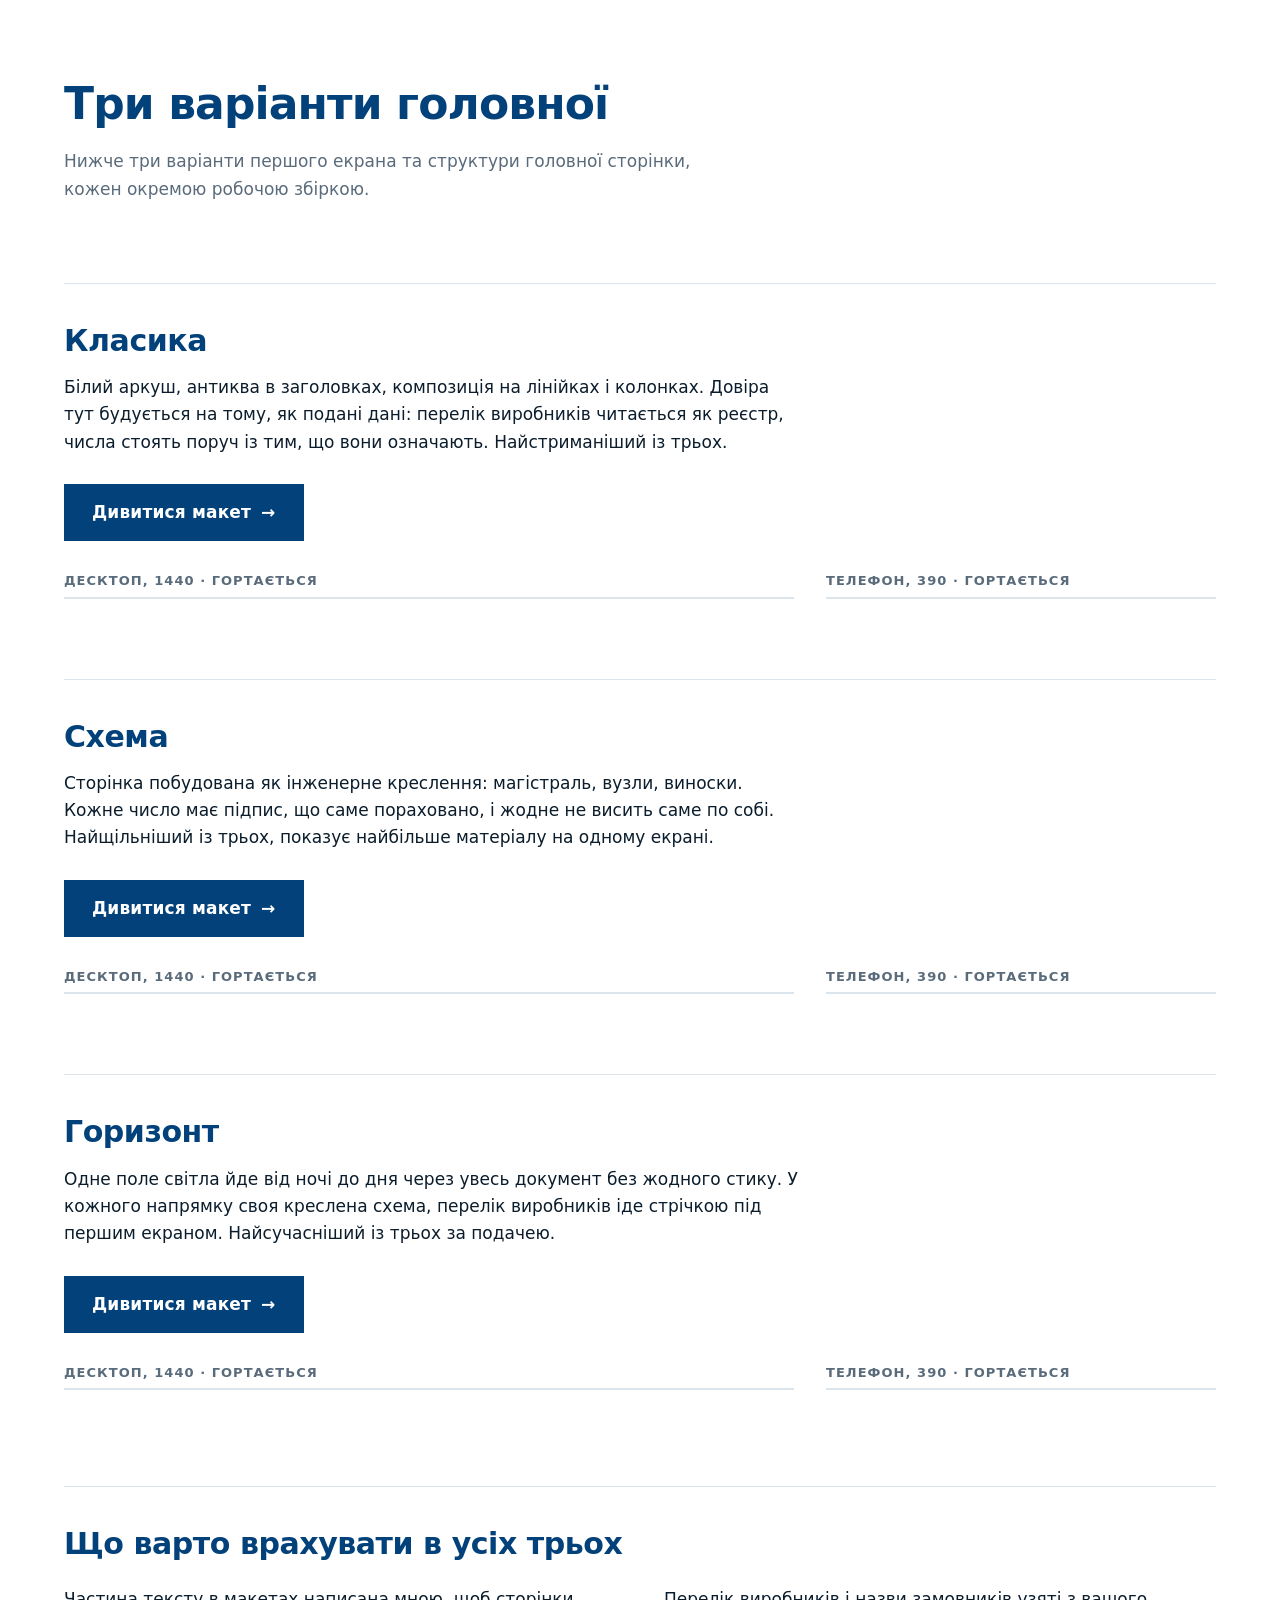
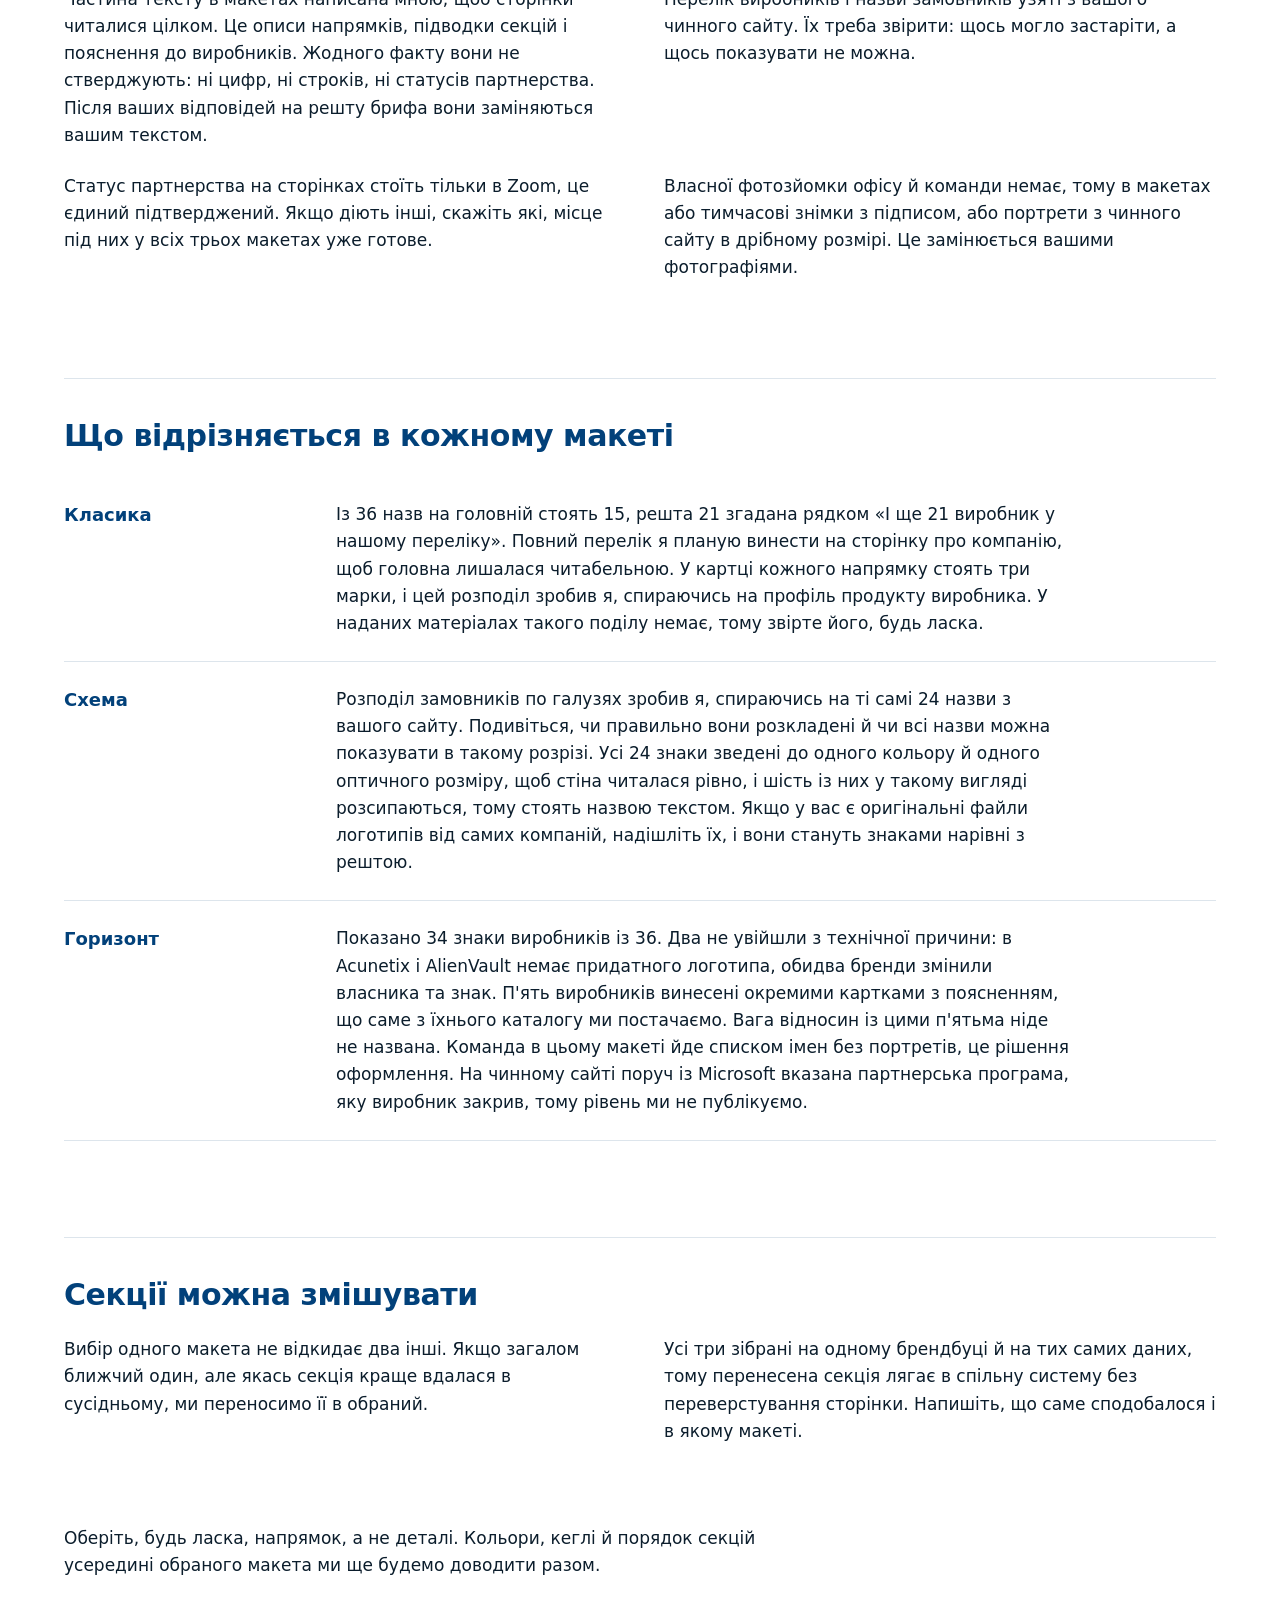
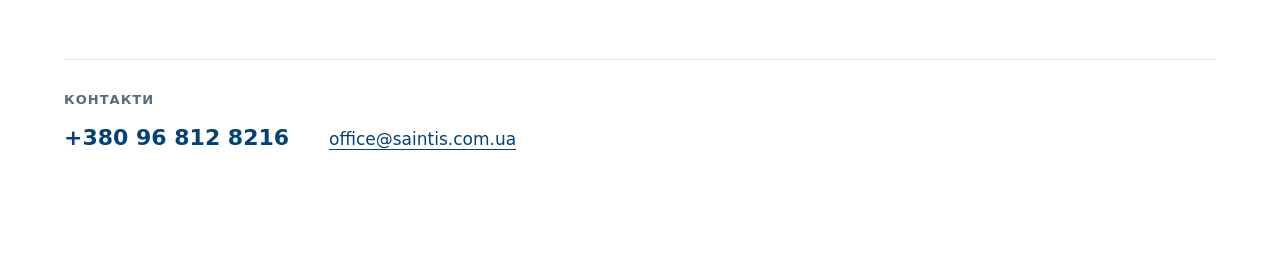
<file: index.html>
<!doctype html>
<html lang="uk">
  <head>
    <meta charset="utf-8" />
    <meta name="robots" content="noindex" />
    <meta http-equiv="refresh" content="0; url=/variants/" />
    <link rel="canonical" href="/variants/" />
    <title>SAINTIS</title>
  </head>
  <body><a href="/variants/">/variants/</a></body>
</html>
</file>
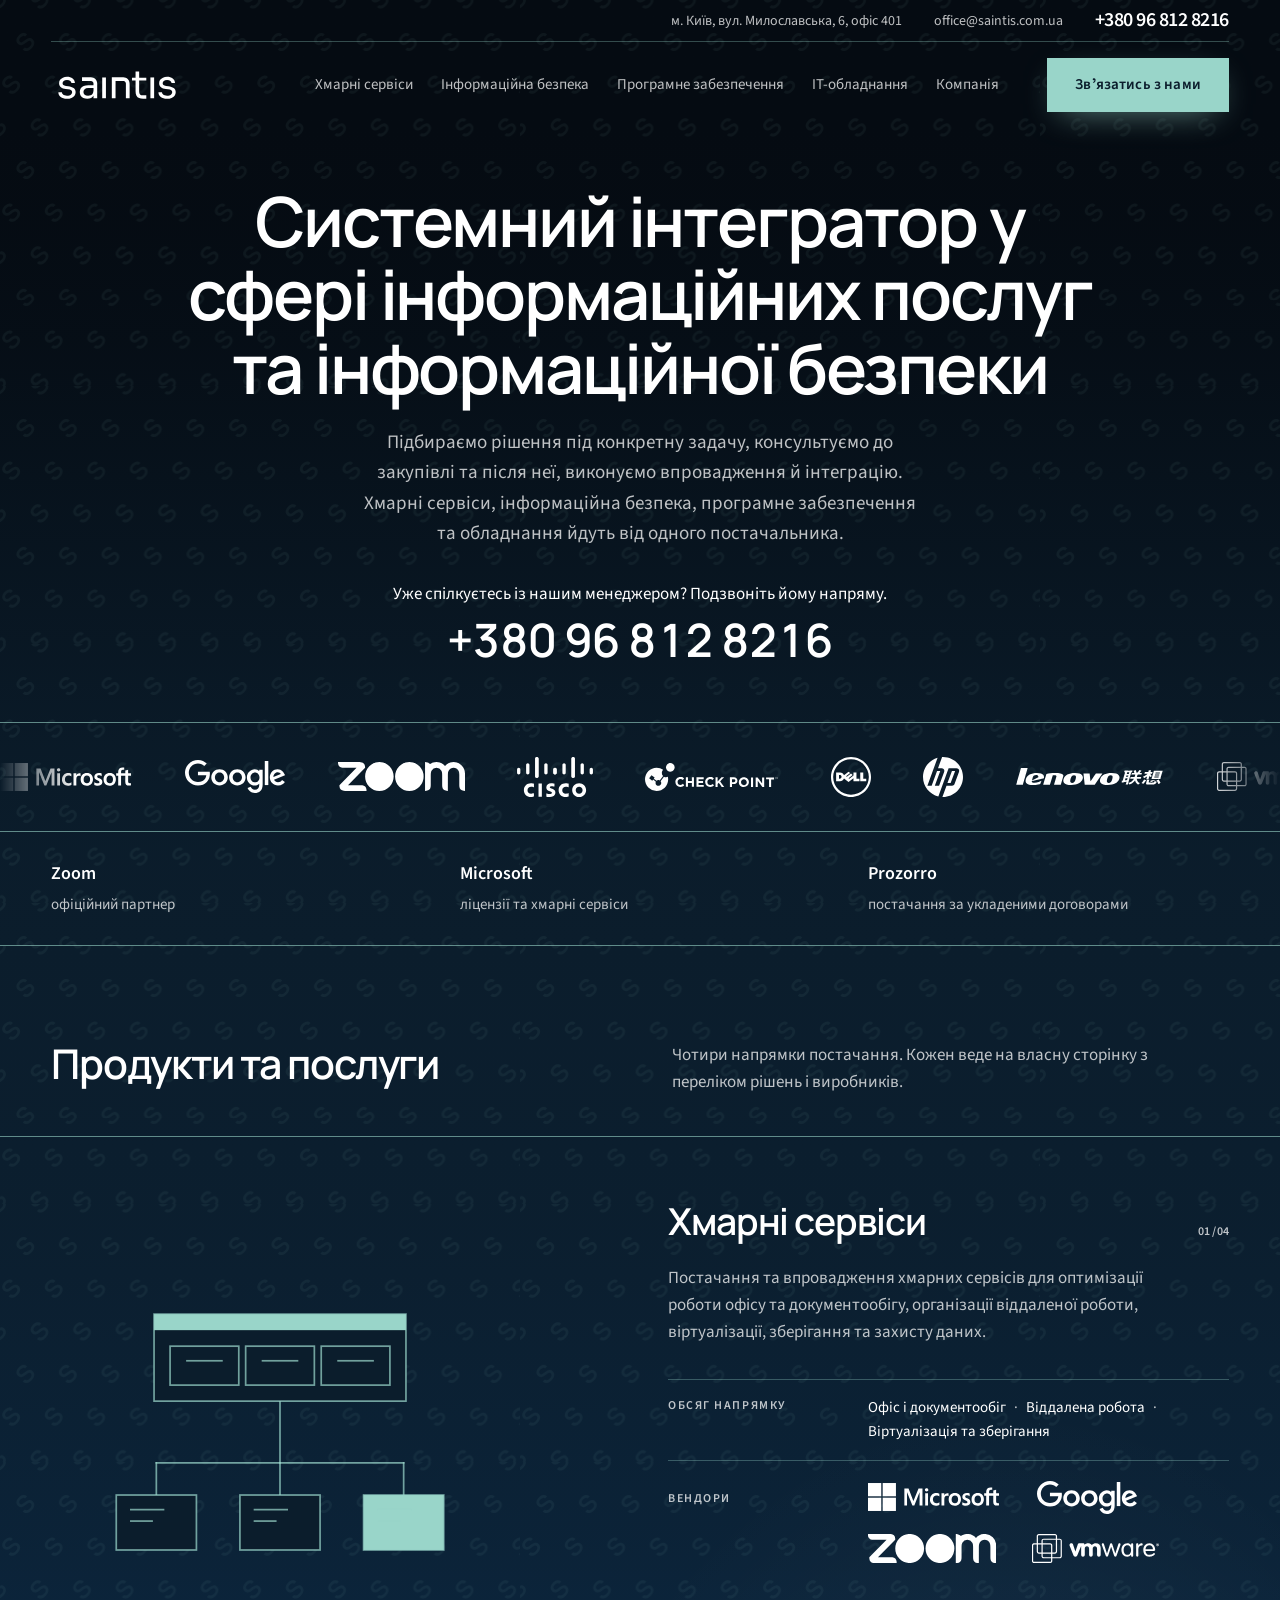
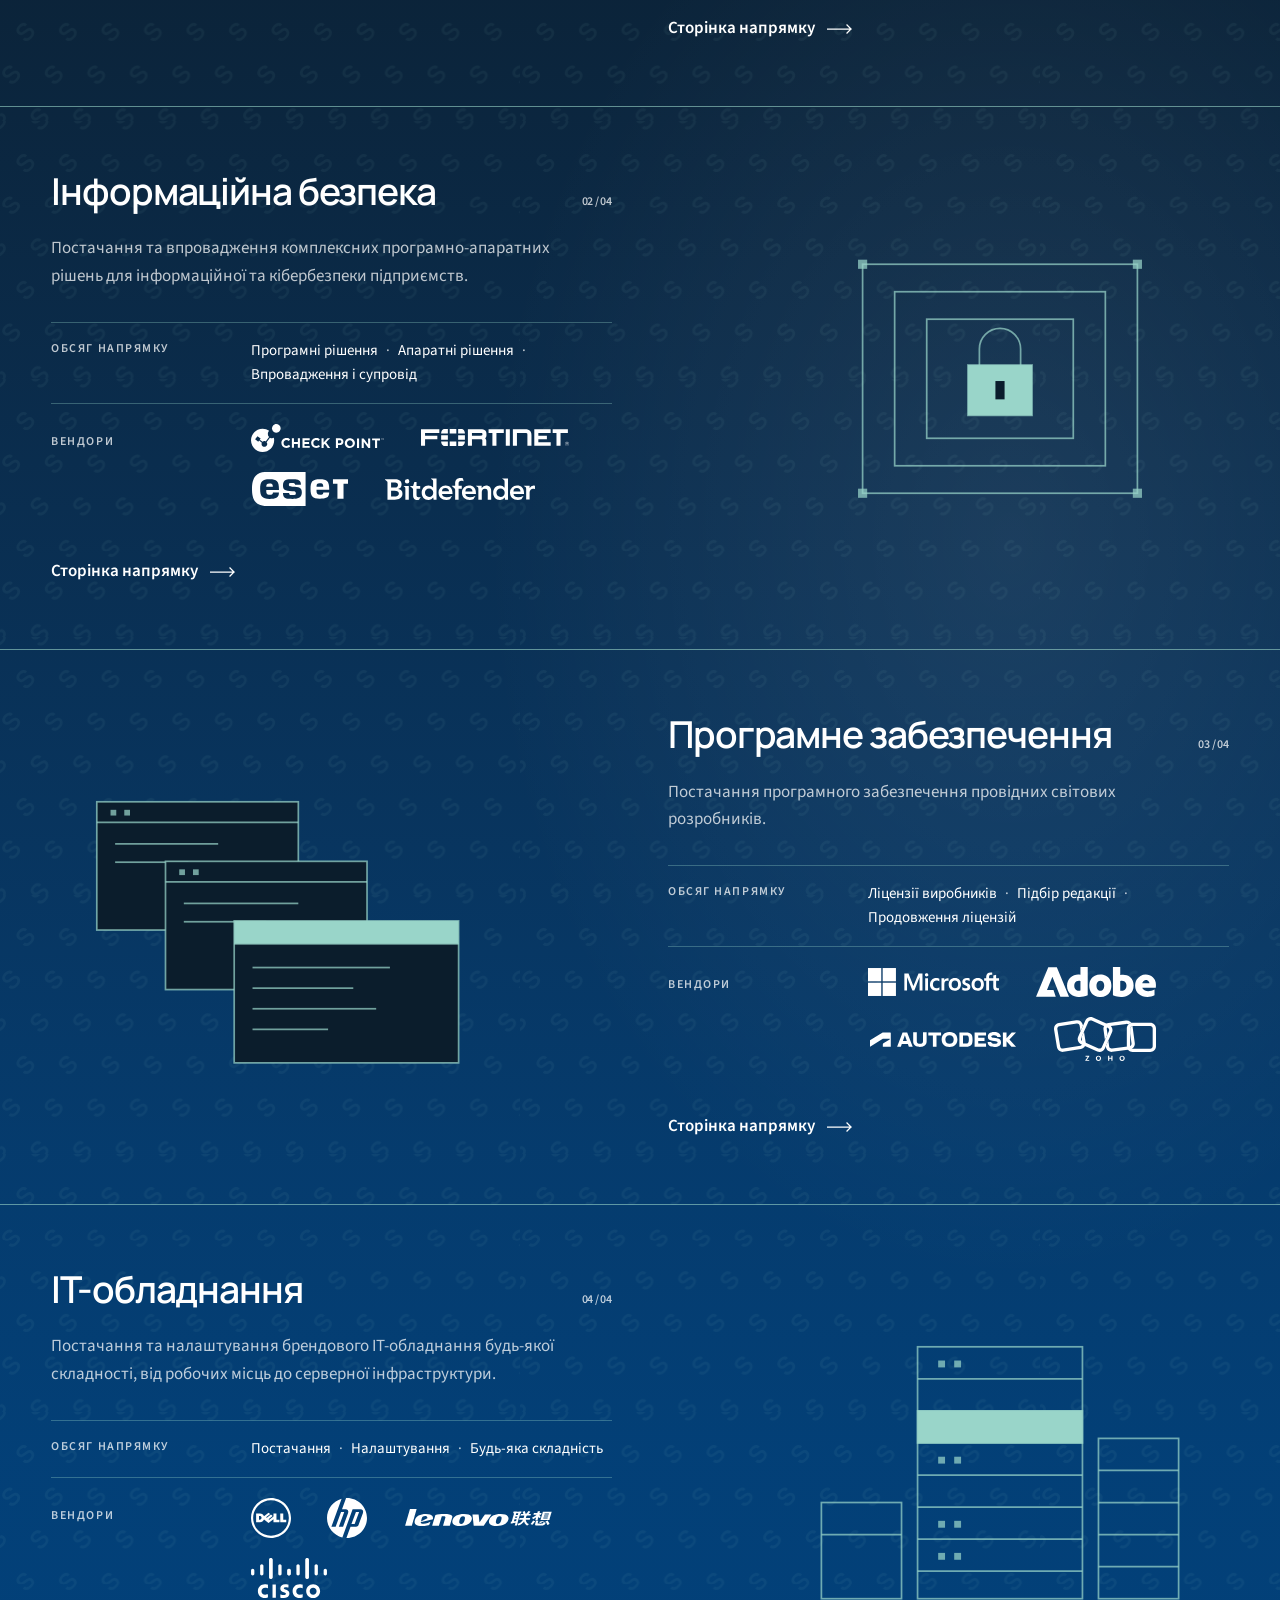
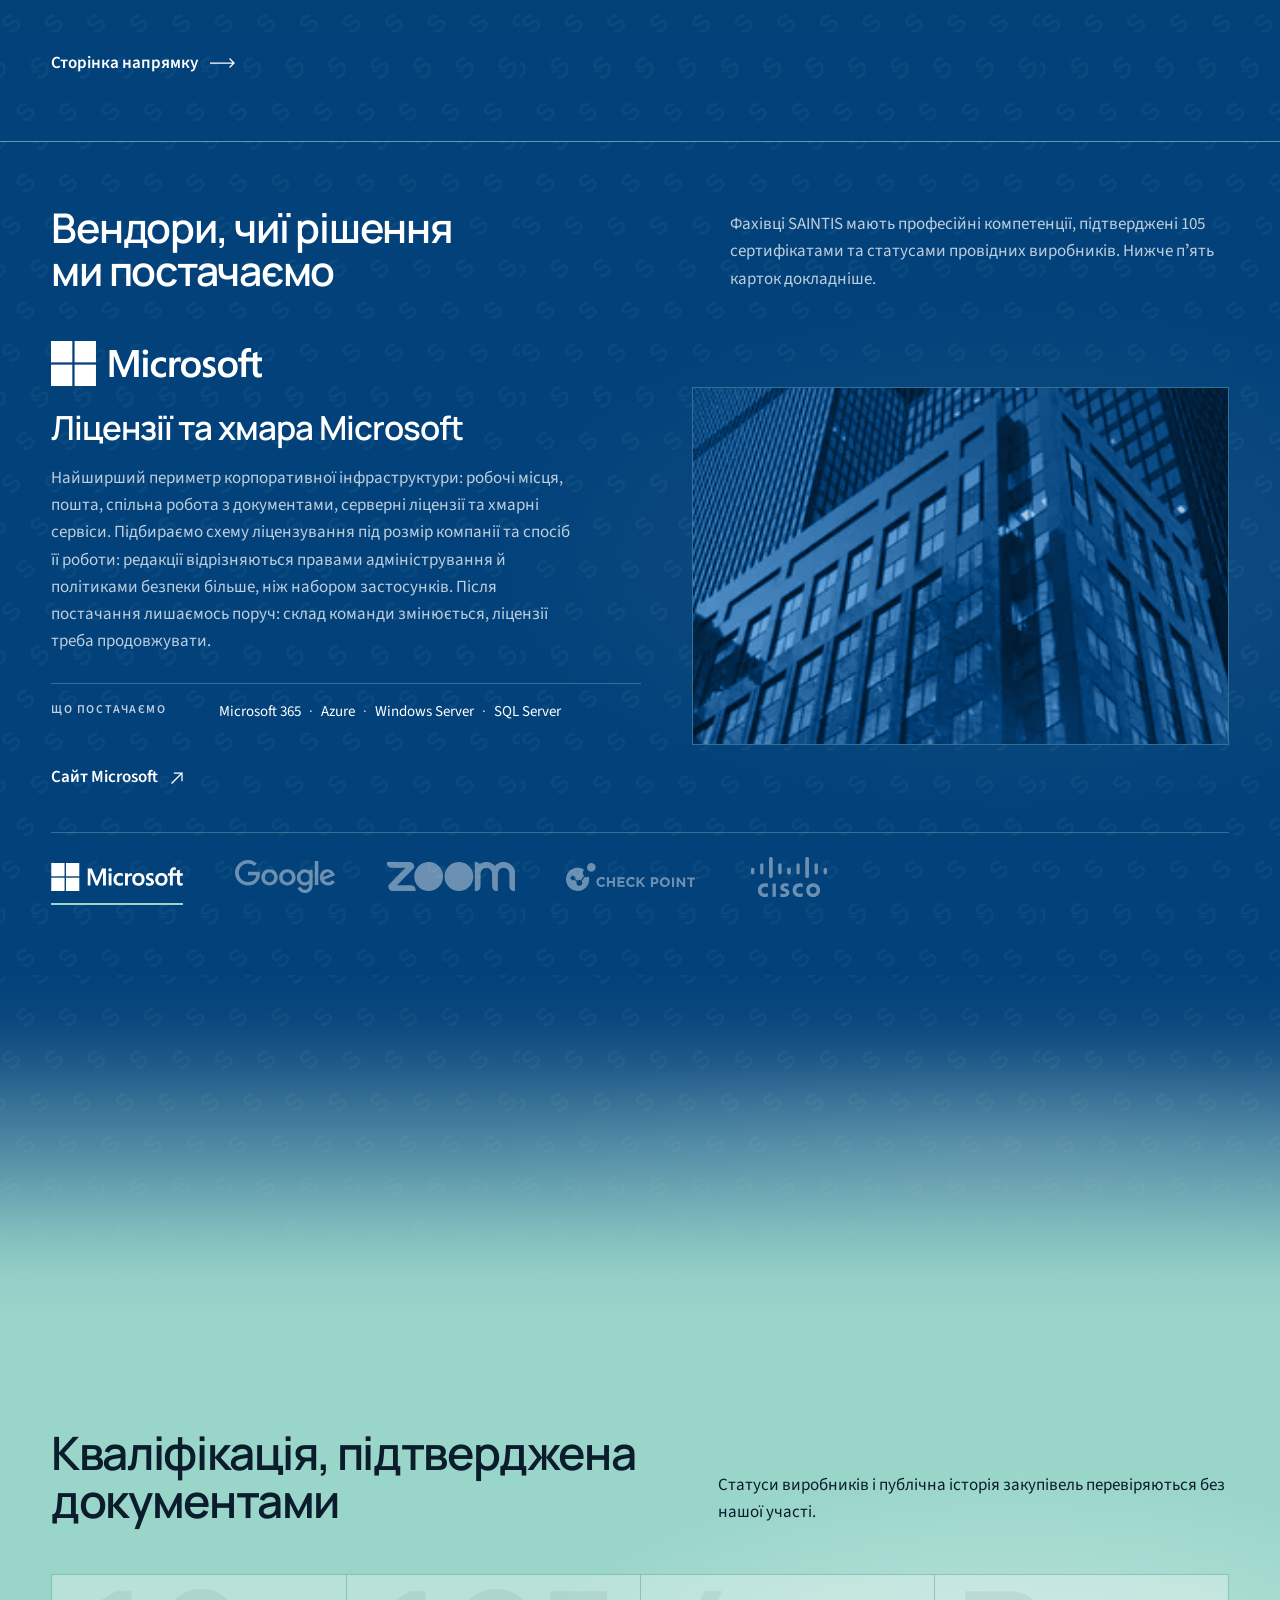
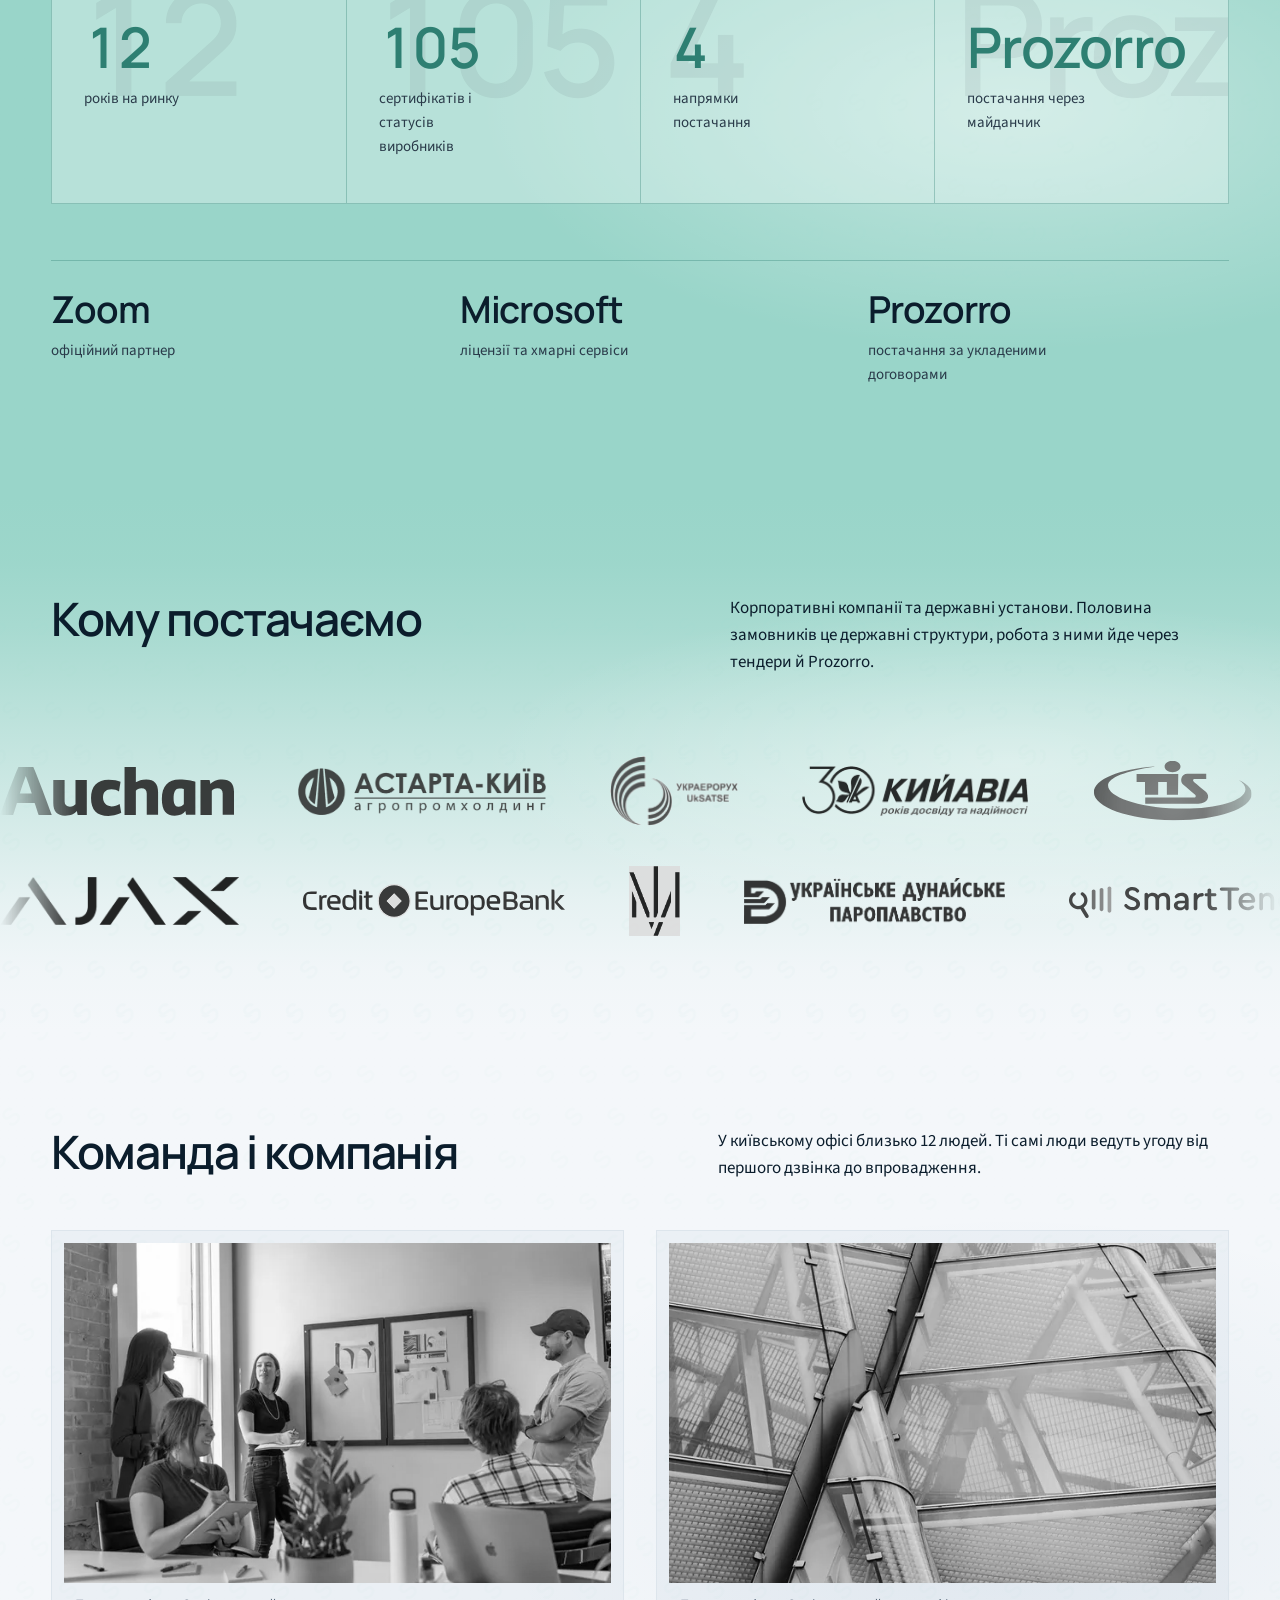
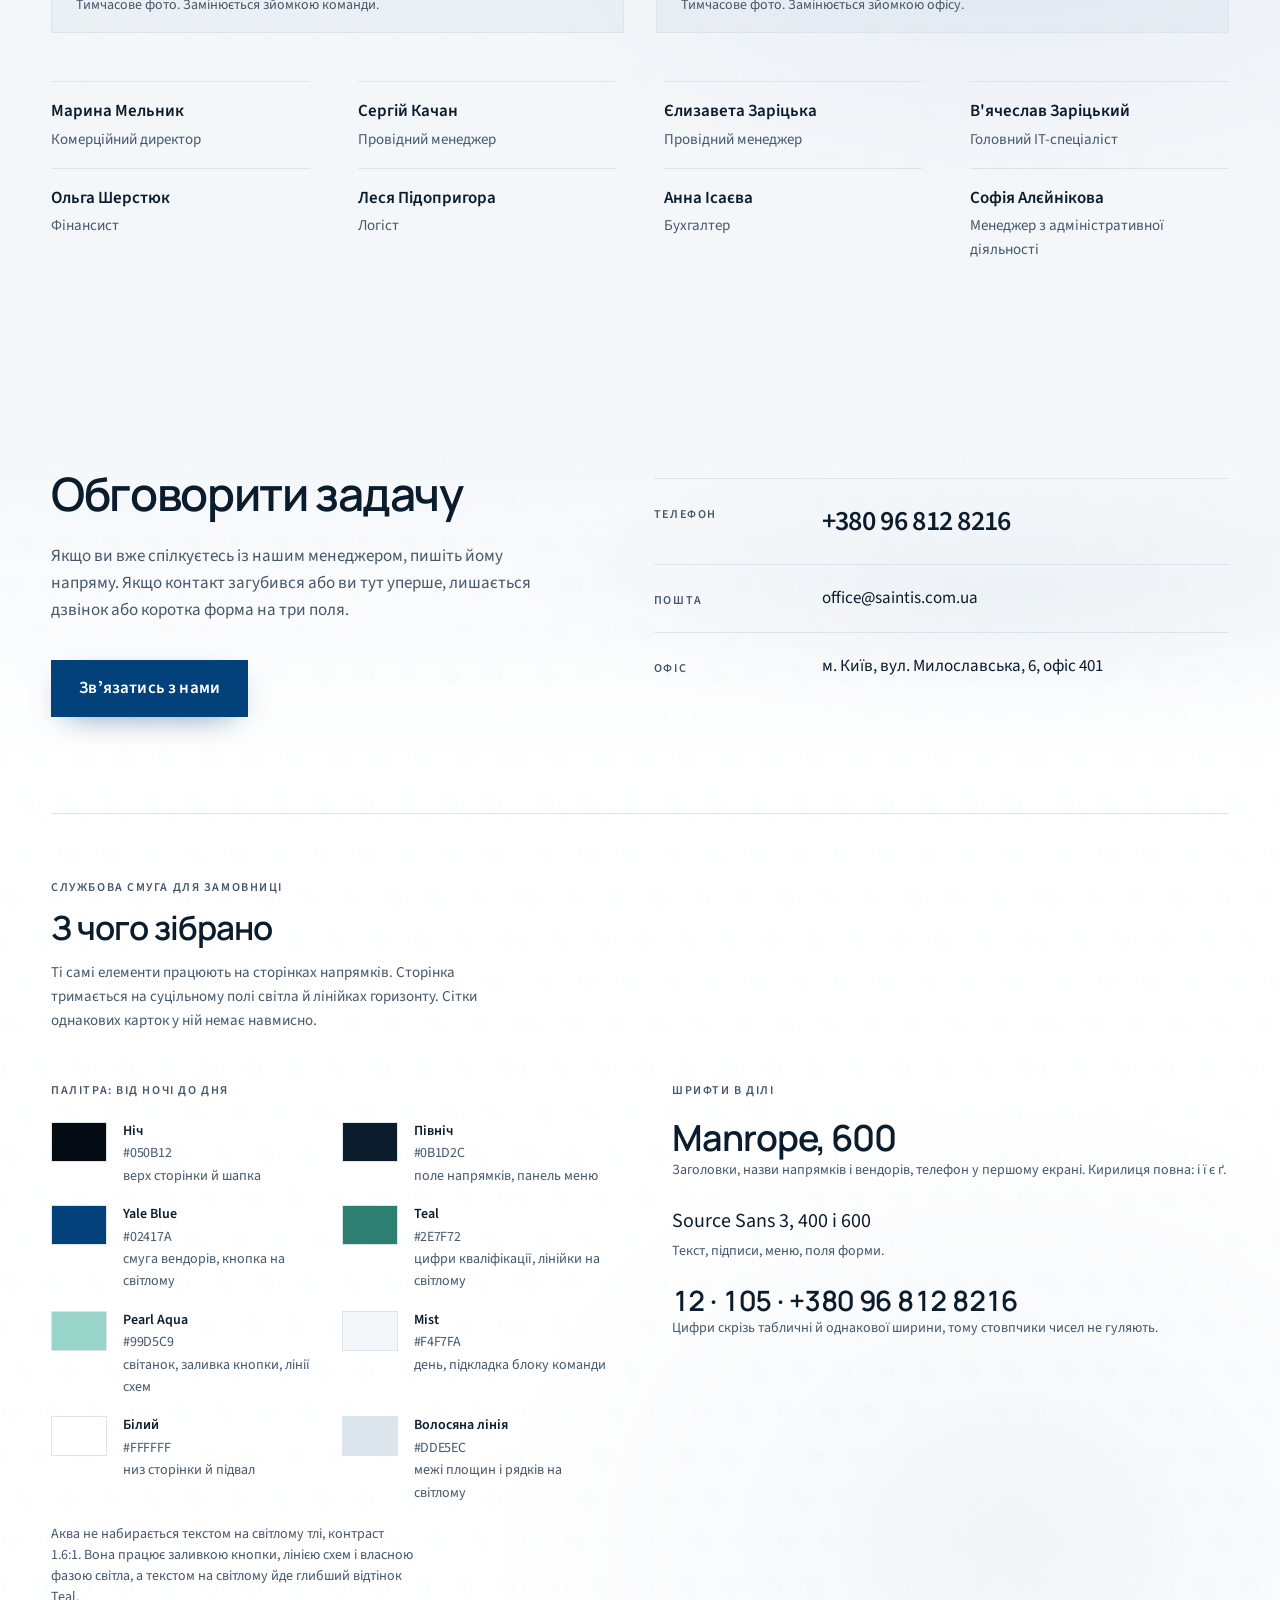
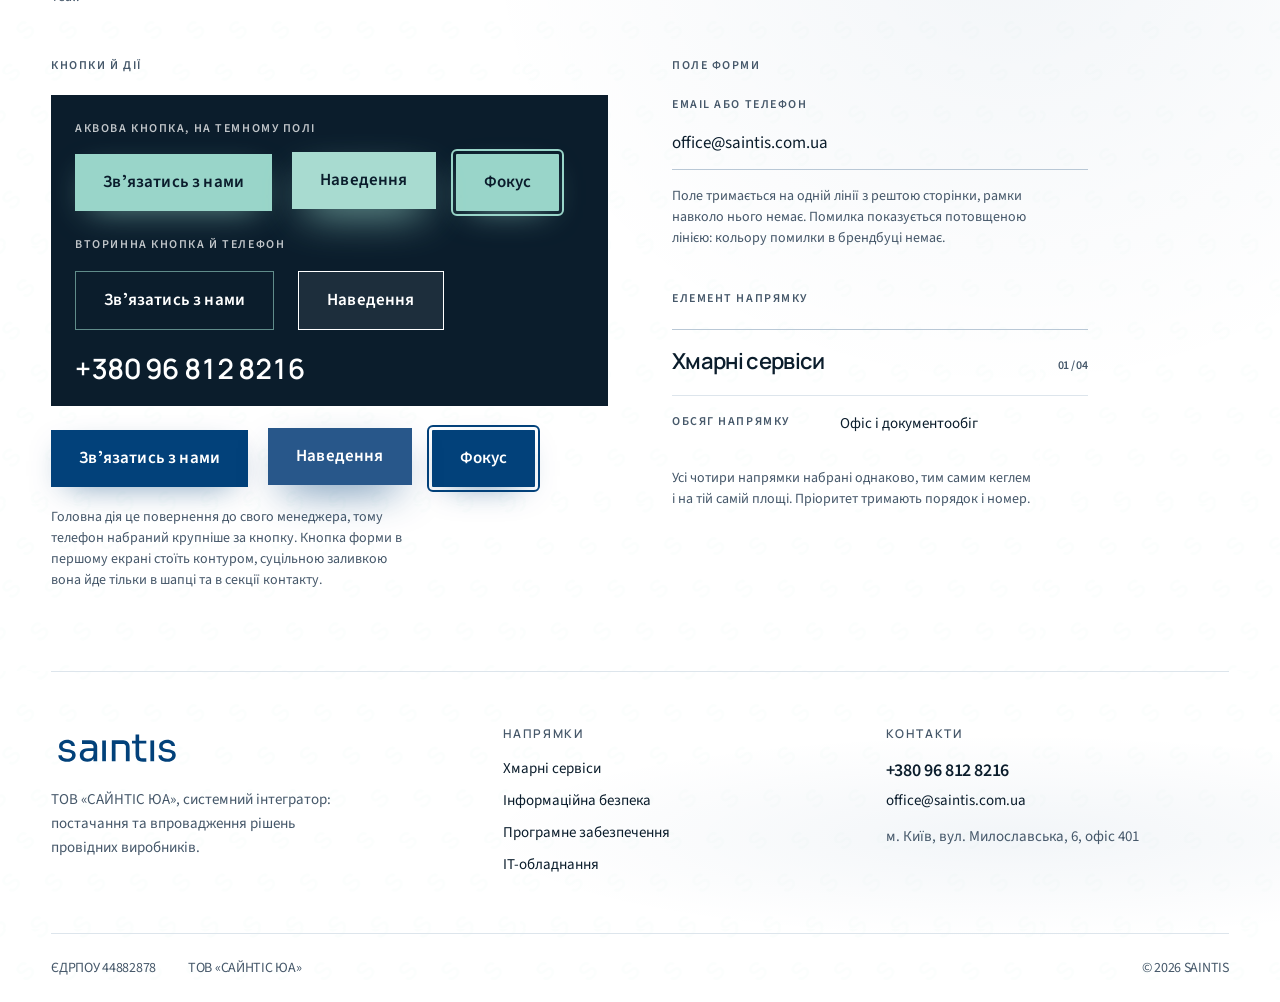
<file: v10/index.html>
<!DOCTYPE html><html lang="uk"><head><meta charset="utf-8"><meta name="viewport" content="width=device-width, initial-scale=1"><meta name="robots" content="noindex" /><title>Системний інтегратор SAINTIS, Київ</title><meta name="description" content="ТОВ «САЙНТІС ЮА», Київ: хмарні сервіси, інформаційна безпека, програмне забезпечення та ІТ-обладнання. 12 років на ринку, 105 сертифікатів і статусів виробників."><link rel="icon" href="/_astro/icon-tile.CX155H_2.png"><meta property="og:title" content="Системний інтегратор SAINTIS, Київ"><meta property="og:description" content="ТОВ «САЙНТІС ЮА», Київ: хмарні сервіси, інформаційна безпека, програмне забезпечення та ІТ-обладнання. 12 років на ринку, 105 сертифікатів і статусів виробників."><meta property="og:locale" content="uk_UA"><link rel="preconnect" href="https://fonts.googleapis.com"><link rel="preconnect" href="https://fonts.gstatic.com" crossorigin><link rel="stylesheet" href="https://fonts.googleapis.com/css2?family=Manrope:wght@400;600&family=Source+Sans+3:wght@400;600&display=swap"><link rel="stylesheet" href="/_astro/global.Dn0qfnr8.css"><link rel="stylesheet" href="/_astro/index.CVCF7SFf.css"></head><body><!--
      THESIS: A supplier page that is verified rather than sold to. One seamless
      light field runs night to day down the whole document; it refuses the
      centred SaaS hero, the icon-card grid and every section background.
      OWN-WORLD: Brandbook only. Yale Blue #02417A and Pearl Aqua #99D5C9 ramped
      through navy #0B1D2C, teal #2E7F72, mist #F4F7FA to white. Content may sit
      on a plane, a region of slightly different light edged by a hairline; no
      radii, no drop shadows, nothing floating above the field, never a grid of
      equal cards. Horizon rules and planes are the only structure; aqua carries
      text only on navy. Manrope display, Source Sans 3 text, tabular figures.
      STORY: A tender buyer arrives already suspicious, reads what the company is
      accredited for, sees four directions, and calls or writes.
      FIRST VIEWPORT: Contact strip, then logo/nav/CTA. Headline left in normal
      case; accreditations set as text lines right where a subheadline would sit.
      The night phase closes on a horizon rule carrying 12 / 105 / Київ.
      FORM: cyclorama-dawn, a dealt challenger chosen over assigned grounded
      candidate 5; seed key ab10434d.
      FINISH: unreviewed and undocumented is unfinished; this build ends with the finish review, the verdict, and DESIGN.md
    --><a href="#main" class="sr-only focus:not-sr-only focus:absolute focus:z-50 focus:m-4 focus:bg-aqua focus:px-4 focus:py-2 focus:text-night-1">Перейти до вмісту</a><header class="phase phase-dark relative z-50" style="--from:#050b12;--to:#050b12;--air:transparent"><div class="shell"><div class="flex flex-wrap items-center justify-end gap-x-8 gap-y-1 py-2 text-sm" style="border-bottom:1px solid var(--rule)"><span class="hidden text-[color:var(--dim)] sm:inline">м. Київ, вул. Милославська, 6, офіс 401</span><a href="mailto:office@saintis.com.ua" class="text-[color:var(--dim)] hover:text-white">office@saintis.com.ua</a><a href="tel:+380968128216" class="num text-[1.25rem] leading-tight font-semibold tracking-tight hover:text-aqua">+380 96 812 8216</a></div><div class="flex flex-wrap items-center gap-x-6 py-4"><a href="/" class="order-1 block w-[132px] shrink-0 text-white" aria-label="SAINTIS, на головну"><?xml version="1.0" encoding="utf-8"?>
<!-- Generator: Adobe Illustrator 23.1.0, SVG Export Plug-In . SVG Version: 6.00 Build 0)  -->
<svg version="1.1" id="Слой_1" xmlns="http://www.w3.org/2000/svg" xmlns:xlink="http://www.w3.org/1999/xlink" x="0px" y="0px"
	 viewBox="0 0 566.9 173.2" style="enable-background:new 0 0 566.9 173.2;" xml:space="preserve">
<style type="text/css">
	.st0{fill:currentColor;}
</style>
<g>
	<g>
		<path class="st0" d="M68.6,145.4c-11.7,0-20.7-2.5-27.1-7.5c-6.4-5-9.7-11.8-9.9-20.5h15c0.2,3.4,2,6.7,5.3,9.8
			c3.3,3.1,8.9,4.6,16.8,4.6c7.1,0,12.6-1.4,16.4-4.3c3.8-2.8,5.7-6.3,5.7-10.4c0-3.7-1.4-6.5-4.2-8.6c-2.8-2.1-7.3-3.4-13.5-4.1
			l-9.7-1c-8.5-0.9-15.4-3.4-20.7-7.6c-5.3-4.2-8-10-8-17.6c0-5.7,1.4-10.5,4.3-14.6c2.9-4.1,6.9-7.2,12-9.3C56,52,61.9,51,68.6,51
			c10,0,18.1,2.2,24.4,6.7c6.2,4.5,9.5,11.1,9.7,19.9h-15c-0.1-3.6-1.8-6.6-4.9-9.1s-7.9-3.8-14.1-3.8s-11,1.3-14.2,3.8
			c-3.2,2.6-4.8,5.8-4.8,9.7c0,3.3,1.1,6,3.4,8c2.3,2,6,3.3,11.3,3.8l9.7,1c9.6,1,17.2,3.6,23,7.9c5.8,4.3,8.7,10.3,8.7,18.1
			c0,5.6-1.6,10.5-4.8,14.8c-3.2,4.3-7.5,7.6-13.1,10S75.8,145.4,68.6,145.4z"/>
		<polygon class="st0" points="219.9,142.7 219.9,66.3 219.9,53.6 235.9,53.6 235.9,66.3 235.9,142.7 		"/>
		<path class="st0" d="M409.3,66.5v-12h-30.7v-27h-15.4v27h-15.4v12h15.4v46.7c0,7.9,1.3,14.2,3.9,18.8c2.6,4.6,6.3,7.9,11.2,9.8
			c4.8,1.9,10.6,2.8,17.3,2.8h13.7v-14.3h-15.7c-4.8,0-8.5-1.3-11.1-3.9c-2.6-2.6-3.9-6.3-3.9-11.1V66.5H409.3z"/>
		<path class="st0" d="M426.9,53.4v89.4h16V53.4H426.9z"/>
		<path class="st0" d="M498.4,145.4c-11.7,0-20.7-2.5-27.1-7.5c-6.4-5-9.7-11.8-9.9-20.5h15c0.2,3.4,2,6.7,5.3,9.8
			c3.3,3.1,8.9,4.6,16.8,4.6c7.1,0,12.6-1.4,16.4-4.3c3.8-2.8,5.7-6.3,5.7-10.4c0-3.7-1.4-6.5-4.2-8.6c-2.8-2.1-7.3-3.4-13.5-4.1
			l-9.7-1c-8.5-0.9-15.4-3.4-20.7-7.6c-5.3-4.2-8-10-8-17.6c0-5.7,1.4-10.5,4.3-14.6c2.9-4.1,6.9-7.2,12-9.3
			c5.1-2.2,11-3.3,17.7-3.3c10,0,18.1,2.2,24.4,6.7c6.2,4.5,9.5,11.1,9.7,19.9h-15c-0.1-3.6-1.8-6.6-4.9-9.1
			c-3.2-2.5-7.9-3.8-14.1-3.8c-6.2,0-11,1.3-14.2,3.8c-3.2,2.6-4.8,5.8-4.8,9.7c0,3.3,1.1,6,3.4,8c2.3,2,6,3.3,11.3,3.8l9.7,1
			c9.6,1,17.2,3.6,23,7.9c5.8,4.3,8.7,10.3,8.7,18.1c0,5.6-1.6,10.5-4.8,14.8c-3.2,4.3-7.5,7.6-13.1,10
			C512,144.2,505.6,145.4,498.4,145.4z"/>
		<path class="st0" d="M337.5,142.8L337.5,142.8l-15.9,0V79.9c0-0.4-0.1-0.7-0.1-1.1c-0.7-3-2-5.6-4-7.5c-0.1-0.1-0.2-0.2-0.3-0.3
			c-0.2-0.2-0.5-0.4-0.7-0.5c-1.7-1.1-3.8-1.8-6.1-1.8h-33.1v18.5c-0.1,0.7-0.1,1.5-0.1,2.3v53.2h-16V53.6h0l0,0c0,0,0.1,0,0.1,0
			v-0.7h26.5c5.3-0.1,9.6-0.2,10.5-0.2c2.3,0,4.5,0.1,6.5,0.2h5.7c14.9,0,27.1,12.1,27.1,27.1V84c0,0.8,0.1,1.5,0.1,2.4v56.4v0
			H337.5z"/>
		<path class="st0" d="M171.4,52.8h-38.2v15.9h38.2c6.1,0,11.1,5,11.1,11.1v7.4H160c-7.7,0-14.2,1.1-19.7,3.3
			c-5.5,2.2-9.6,5.4-12.4,9.6c-2.8,4.2-4.3,9.5-4.3,15.9c0,6.1,1.3,11.3,3.9,15.7c2.6,4.3,6.3,7.7,11.2,9.9
			c4.8,2.3,10.6,3.4,17.3,3.4c6.2,0,11.5-1.1,15.9-3.3c4.4-2.2,7.8-5.5,10.3-9.8c0.1-0.2,0.2-0.5,0.3-0.7v11.5h15.9V79.9
			C198.5,65,186.4,52.8,171.4,52.8z M182.5,109.7c-0.2,5.8-1.5,10.3-3.8,13.6c-2.3,3.3-5.1,5.6-8.6,7c-3.5,1.4-7.1,2.1-10.8,2.1
			c-6.4,0-11.4-1.5-14.8-4.5c-3.5-3-5.2-7-5.2-11.9c0-4.9,1.7-8.9,5.2-12c3.4-3.1,8.4-4.7,14.8-4.7h23.3v10.5L182.5,109.7z"/>
	</g>
</g>
</svg>
</a><nav class="navrow order-4 hidden basis-full pt-4 sm:block xl:order-2 xl:ml-auto xl:basis-auto xl:pt-0" aria-label="Основна навігація"><ul class="flex items-center gap-4 text-[0.9375rem] md:gap-7"><li><a href="/hmarni-servisy" class="whitespace-nowrap text-[color:var(--dim)] hover:text-white">Хмарні сервіси</a></li><li><a href="/informatsiina-bezpeka" class="whitespace-nowrap text-[color:var(--dim)] hover:text-white">Інформаційна безпека</a></li><li><a href="/programne-zabezpechennia" class="whitespace-nowrap text-[color:var(--dim)] hover:text-white">Програмне забезпечення</a></li><li><a href="/it-obladnannia" class="whitespace-nowrap text-[color:var(--dim)] hover:text-white">ІТ-обладнання</a></li><li><a href="/kompaniia" class="whitespace-nowrap text-[color:var(--dim)] hover:text-white">Компанія</a></li></ul></nav><button type="button" class="cta cta-aqua order-2 ml-auto hidden text-[0.9375rem] sm:inline-flex xl:order-3 xl:ml-6" data-open-request>Звʼязатись з нами</button><details class="menu order-3 ml-auto sm:hidden"><summary class="flex cursor-pointer list-none items-center gap-2.5 py-2 pl-3 font-semibold [&amp;::-webkit-details-marker]:hidden"><span class="menu-label">Меню</span><svg width="18" height="14" viewBox="0 0 18 14" fill="none" aria-hidden="true"><path class="menu-bar-1" d="M0 1.5h18" stroke="currentColor" stroke-width="1.5"></path><path class="menu-bar-2" d="M0 7h18" stroke="currentColor" stroke-width="1.5"></path><path class="menu-bar-3" d="M0 12.5h18" stroke="currentColor" stroke-width="1.5"></path></svg></summary><div class="menu-panel"><div class="horizon"></div><div class="shell"><ul><li><a href="/hmarni-servisy" class="rule-top block py-4 text-[1.0625rem] font-semibold hover:text-aqua">Хмарні сервіси</a></li><li><a href="/informatsiina-bezpeka" class="rule-top block py-4 text-[1.0625rem] font-semibold hover:text-aqua">Інформаційна безпека</a></li><li><a href="/programne-zabezpechennia" class="rule-top block py-4 text-[1.0625rem] font-semibold hover:text-aqua">Програмне забезпечення</a></li><li><a href="/it-obladnannia" class="rule-top block py-4 text-[1.0625rem] font-semibold hover:text-aqua">ІТ-обладнання</a></li><li><a href="/kompaniia" class="rule-top block py-4 text-[1.0625rem] font-semibold hover:text-aqua">Компанія</a></li></ul><div class="rule-top mt-2 flex flex-col gap-4 pt-6 pb-8"><button type="button" class="cta cta-aqua justify-center" data-open-request>Звʼязатись з нами</button><a href="tel:+380968128216" class="num text-center text-lg font-semibold">+380 96 812 8216</a></div></div></div></details></div></div></header><main id="main"><section class="phase phase-dark" style="--from:#050b12;--to:#0b1d2c;--air:transparent"><div class="shell"><div class="mx-auto max-w-[62rem] pt-12 pb-12 text-center md:pt-14 md:pb-14"><h1 class="text-[clamp(1.875rem,5.4vw,4.5rem)]">Системний інтегратор у сфері інформаційних послуг та інформаційної безпеки</h1><p class="mx-auto mt-6 max-w-[62ch] text-[1.0625rem] text-[color:var(--dim)] md:text-[1.1875rem]">Підбираємо рішення під конкретну задачу, консультуємо до закупівлі та після неї, виконуємо впровадження й інтеграцію. Хмарні сервіси, інформаційна безпека, програмне забезпечення та обладнання йдуть від одного постачальника.</p><div class="mt-8"><p class="text-[1.0625rem]">Уже спілкуєтесь із нашим менеджером? Подзвоніть йому напряму.</p><a href="tel:+380968128216" class="num display mt-2 inline-block text-[clamp(1.75rem,3.6vw,2.875rem)] hover:text-aqua">+380 96 812 8216</a></div></div></div><div><div class="horizon"></div><div class="strip py-7 md:py-8" style="--drift:265s;--strip-gap:3.25rem" aria-label="Вендори, з якими працюємо"><div class="strip-track"><div class="strip-group"><span class="logo" style="--src:url('/vendors/microsoft.svg');--h:28.1;--r:4.69" role="img" aria-label="Microsoft"></span><span class="logo" style="--src:url('/vendors/google.svg');--h:33.5;--r:3.04" role="img" aria-label="Google"></span><span class="logo" style="--src:url('/vendors/zoom.svg');--h:28.7;--r:4.45" role="img" aria-label="Zoom"></span><span class="logo" style="--src:url('/vendors/cisco.svg');--h:40;--r:1.9" role="img" aria-label="Cisco"></span><span class="logo" style="--src:url('/vendors/checkpoint.svg');--h:28;--r:4.76" role="img" aria-label="Check Point"></span><span class="logo" style="--src:url('/vendors/dell.svg');--h:40;--r:1" role="img" aria-label="Dell"></span><span class="logo" style="--src:url('/vendors/hp.svg');--h:40;--r:1" role="img" aria-label="HP"></span><span class="logo" style="--src:url('/vendors/lenovo.svg');--h:17.4;--r:8.62" role="img" aria-label="Lenovo"></span><span class="logo" style="--src:url('/vendors/vmware.svg');--h:28.9;--r:4.39" role="img" aria-label="VMware"></span><span class="logo" style="--src:url('/vendors/fortinet.svg');--h:17.2;--r:8.72" role="img" aria-label="Fortinet"></span><span class="logo" style="--src:url('/vendors/eset.svg');--h:34.5;--r:2.83" role="img" aria-label="ESET"></span><span class="logo" style="--src:url('/vendors/veeam.svg');--h:26.3;--r:5.58" role="img" aria-label="Veeam"></span><span class="logo" style="--src:url('/vendors/acronis.svg');--h:27.6;--r:4.92" role="img" aria-label="Acronis"></span><span class="logo" style="--src:url('/vendors/adobe.svg');--h:30;--r:4" role="img" aria-label="Adobe"></span><span class="logo" style="--src:url('/vendors/autodesk.svg');--h:15.4;--r:9.74" role="img" aria-label="Autodesk"></span><span class="logo" style="--src:url('/vendors/bitdefender.svg');--h:22;--r:6.81" role="img" aria-label="Bitdefender"></span><span class="logo" style="--src:url('/vendors/trellix.svg');--h:30;--r:3.99" role="img" aria-label="Trellix"></span><span class="logo" style="--src:url('/vendors/splunk.svg');--h:32.1;--r:3.37" role="img" aria-label="Splunk"></span><span class="logo" style="--src:url('/vendors/tenable.svg');--h:28.4;--r:4.57" role="img" aria-label="Tenable"></span><span class="logo" style="--src:url('/vendors/thales.svg');--h:17.8;--r:8.43" role="img" aria-label="Thales"></span><span class="logo" style="--src:url('/vendors/symantec.svg');--h:30.9;--r:3.71" role="img" aria-label="Symantec"></span><span class="logo" style="--src:url('/vendors/veritas.svg');--h:27.2;--r:5.1" role="img" aria-label="Veritas"></span><span class="logo" style="--src:url('/vendors/teamviewer.svg');--h:20.1;--r:7.46" role="img" aria-label="TeamViewer"></span><span class="logo" style="--src:url('/vendors/zoho.svg');--h:44;--r:2.33" role="img" aria-label="Zoho"></span><span class="logo" style="--src:url('/vendors/safetica.svg');--h:28.9;--r:4.38" role="img" aria-label="Safetica"></span><span class="logo" style="--src:url('/vendors/fudo.svg');--h:30.6;--r:3.81" role="img" aria-label="Fudo Security"></span><span class="logo" style="--src:url('/vendors/fidelis.svg');--h:39.9;--r:1.96" role="img" aria-label="Fidelis Cybersecurity"></span><span class="logo" style="--src:url('/vendors/watchguard.svg');--h:31.7;--r:3.48" role="img" aria-label="WatchGuard"></span><span class="logo" style="--src:url('/vendors/soti.svg');--h:29.4;--r:4.21" role="img" aria-label="SOTI"></span><span class="logo" style="--src:url('/vendors/gfi.svg');--h:20.1;--r:7.48" role="img" aria-label="GFI"></span><span class="logo" style="--src:url('/vendors/pipedrive.svg');--h:28.9;--r:4.4" role="img" aria-label="Pipedrive"></span><span class="logo" style="--src:url('/vendors/epson.svg');--h:29.6;--r:4.15" role="img" aria-label="Epson"></span><span class="logo" style="--src:url('/vendors/zimbra.png');--h:28.3;--r:4.61" role="img" aria-label="Zimbra"></span><span class="logo" style="--src:url('/vendors/h3c.png');--h:30.4;--r:3.87" role="img" aria-label="H3C"></span></div><div class="strip-group" aria-hidden="true"><span class="logo" style="--src:url('/vendors/microsoft.svg');--h:28.1;--r:4.69" role="img" aria-label="Microsoft"></span><span class="logo" style="--src:url('/vendors/google.svg');--h:33.5;--r:3.04" role="img" aria-label="Google"></span><span class="logo" style="--src:url('/vendors/zoom.svg');--h:28.7;--r:4.45" role="img" aria-label="Zoom"></span><span class="logo" style="--src:url('/vendors/cisco.svg');--h:40;--r:1.9" role="img" aria-label="Cisco"></span><span class="logo" style="--src:url('/vendors/checkpoint.svg');--h:28;--r:4.76" role="img" aria-label="Check Point"></span><span class="logo" style="--src:url('/vendors/dell.svg');--h:40;--r:1" role="img" aria-label="Dell"></span><span class="logo" style="--src:url('/vendors/hp.svg');--h:40;--r:1" role="img" aria-label="HP"></span><span class="logo" style="--src:url('/vendors/lenovo.svg');--h:17.4;--r:8.62" role="img" aria-label="Lenovo"></span><span class="logo" style="--src:url('/vendors/vmware.svg');--h:28.9;--r:4.39" role="img" aria-label="VMware"></span><span class="logo" style="--src:url('/vendors/fortinet.svg');--h:17.2;--r:8.72" role="img" aria-label="Fortinet"></span><span class="logo" style="--src:url('/vendors/eset.svg');--h:34.5;--r:2.83" role="img" aria-label="ESET"></span><span class="logo" style="--src:url('/vendors/veeam.svg');--h:26.3;--r:5.58" role="img" aria-label="Veeam"></span><span class="logo" style="--src:url('/vendors/acronis.svg');--h:27.6;--r:4.92" role="img" aria-label="Acronis"></span><span class="logo" style="--src:url('/vendors/adobe.svg');--h:30;--r:4" role="img" aria-label="Adobe"></span><span class="logo" style="--src:url('/vendors/autodesk.svg');--h:15.4;--r:9.74" role="img" aria-label="Autodesk"></span><span class="logo" style="--src:url('/vendors/bitdefender.svg');--h:22;--r:6.81" role="img" aria-label="Bitdefender"></span><span class="logo" style="--src:url('/vendors/trellix.svg');--h:30;--r:3.99" role="img" aria-label="Trellix"></span><span class="logo" style="--src:url('/vendors/splunk.svg');--h:32.1;--r:3.37" role="img" aria-label="Splunk"></span><span class="logo" style="--src:url('/vendors/tenable.svg');--h:28.4;--r:4.57" role="img" aria-label="Tenable"></span><span class="logo" style="--src:url('/vendors/thales.svg');--h:17.8;--r:8.43" role="img" aria-label="Thales"></span><span class="logo" style="--src:url('/vendors/symantec.svg');--h:30.9;--r:3.71" role="img" aria-label="Symantec"></span><span class="logo" style="--src:url('/vendors/veritas.svg');--h:27.2;--r:5.1" role="img" aria-label="Veritas"></span><span class="logo" style="--src:url('/vendors/teamviewer.svg');--h:20.1;--r:7.46" role="img" aria-label="TeamViewer"></span><span class="logo" style="--src:url('/vendors/zoho.svg');--h:44;--r:2.33" role="img" aria-label="Zoho"></span><span class="logo" style="--src:url('/vendors/safetica.svg');--h:28.9;--r:4.38" role="img" aria-label="Safetica"></span><span class="logo" style="--src:url('/vendors/fudo.svg');--h:30.6;--r:3.81" role="img" aria-label="Fudo Security"></span><span class="logo" style="--src:url('/vendors/fidelis.svg');--h:39.9;--r:1.96" role="img" aria-label="Fidelis Cybersecurity"></span><span class="logo" style="--src:url('/vendors/watchguard.svg');--h:31.7;--r:3.48" role="img" aria-label="WatchGuard"></span><span class="logo" style="--src:url('/vendors/soti.svg');--h:29.4;--r:4.21" role="img" aria-label="SOTI"></span><span class="logo" style="--src:url('/vendors/gfi.svg');--h:20.1;--r:7.48" role="img" aria-label="GFI"></span><span class="logo" style="--src:url('/vendors/pipedrive.svg');--h:28.9;--r:4.4" role="img" aria-label="Pipedrive"></span><span class="logo" style="--src:url('/vendors/epson.svg');--h:29.6;--r:4.15" role="img" aria-label="Epson"></span><span class="logo" style="--src:url('/vendors/zimbra.png');--h:28.3;--r:4.61" role="img" aria-label="Zimbra"></span><span class="logo" style="--src:url('/vendors/h3c.png');--h:30.4;--r:3.87" role="img" aria-label="H3C"></span></div></div></div></div><div><div class="horizon"></div><div class="shell"><ul class="grid gap-x-12 sm:grid-cols-3"><li class="rule-top flex flex-col gap-1 py-6 sm:border-t-0 sm:py-7"><span class="text-[1.125rem] font-semibold">Zoom</span><span class="text-[0.9375rem] text-[color:var(--dim)]">офіційний партнер</span></li><li class="rule-top flex flex-col gap-1 py-6 sm:border-t-0 sm:py-7"><span class="text-[1.125rem] font-semibold">Microsoft</span><span class="text-[0.9375rem] text-[color:var(--dim)]">ліцензії та хмарні сервіси</span></li><li class="rule-top flex flex-col gap-1 py-6 sm:border-t-0 sm:py-7"><span class="text-[1.125rem] font-semibold">Prozorro</span><span class="text-[0.9375rem] text-[color:var(--dim)]">постачання за укладеними договорами</span></li></ul></div><div class="horizon"></div></div></section><section class="phase phase-dark" style="--from:#0b1d2c;--to:#02417a" aria-labelledby="napriamky"><div class="shell pt-16 pb-6 md:pt-24 md:pb-10"><div class="grid gap-x-16 gap-y-5 lg:grid-cols-[1fr_1fr]"><h2 id="napriamky" class="text-[clamp(1.75rem,3.2vw,2.75rem)]">Продукти та послуги</h2><p class="measure text-[color:var(--dim)] lg:self-end">Чотири напрямки постачання. Кожен веде на власну сторінку з переліком рішень і виробників.</p></div></div><div class="horizon"></div><article class="dir-row"><div class="shell"><div class="grid items-center gap-x-14 gap-y-10 py-12 md:grid-cols-12 md:py-16"><figure class="dir-art md:col-span-5 md:col-start-1"><div class="mx-auto max-w-[460px] [&amp;&gt;svg]:h-auto [&amp;&gt;svg]:w-full"><svg viewBox="0 0 400 300" fill="none" xmlns="http://www.w3.org/2000/svg" role="img" aria-label="Схема: хмарна платформа і підключені до неї майданчики">
      <g stroke="var(--art-line)" stroke-width="1.5" stroke-linecap="square">
        <path d="M200 132V186"/>
        <path d="M92 186H308"/>
        <path d="M92 186v28M200 186v28M308 186v28"/>
      </g>
      <rect x="90" y="56" width="220" height="76" fill="var(--art-panel)"/>
      <rect x="90" y="56" width="220" height="14" fill="var(--art-mark)"/>
      <g fill="var(--art-panel)" stroke="var(--art-line)" stroke-width="1.5">
        <rect x="104" y="84" width="60" height="34"/>
        <rect x="170" y="84" width="60" height="34"/>
        <rect x="236" y="84" width="60" height="34"/>
      </g>
      <rect x="90" y="56" width="220" height="76" stroke="var(--art-line)" stroke-width="1.5"/>
      <g fill="var(--art-panel)" stroke="var(--art-line)" stroke-width="1.5">
        <rect x="57" y="214" width="70" height="48"/>
        <rect x="165" y="214" width="70" height="48"/>
      </g>
      <rect x="273" y="214" width="70" height="48" fill="var(--art-mark)"/>
      <rect x="273" y="214" width="70" height="48" stroke="var(--art-line)" stroke-width="1.5"/>
      <g fill="var(--art-line)">
        <rect x="69" y="226" width="30" height="1.5"/><rect x="69" y="236" width="20" height="1.5"/>
        <rect x="177" y="226" width="30" height="1.5"/><rect x="177" y="236" width="20" height="1.5"/>
        <rect x="285" y="226" width="30" height="1.5"/><rect x="285" y="236" width="20" height="1.5"/>
        <rect x="118" y="96" width="32" height="1.5"/>
        <rect x="184" y="96" width="32" height="1.5"/>
        <rect x="250" y="96" width="32" height="1.5"/>
      </g>
    </svg></div></figure><div class="dir-copy md:col-span-6 md:col-start-7"><div class="flex items-baseline justify-between gap-6"><h3 class="text-[clamp(1.5rem,2.9vw,2.375rem)]">Хмарні сервіси</h3><span class="num label shrink-0">01 / 04</span></div><p class="measure mt-6 text-[color:var(--dim)]">Постачання та впровадження хмарних сервісів для оптимізації роботи офісу та документообігу, організації віддаленої роботи, віртуалізації, зберігання та захисту даних.</p><dl class="mt-8 text-[0.9375rem]"><div class="rule-top grid gap-x-6 gap-y-1 py-4 sm:grid-cols-[11rem_1fr]"><dt class="label">Обсяг напрямку</dt><dd class="flex flex-wrap items-baseline gap-x-2"><span>Офіс і документообіг</span><span class="text-[color:var(--dim)]" aria-hidden="true">·</span><span>Віддалена робота</span><span class="text-[color:var(--dim)]" aria-hidden="true">·</span><span>Віртуалізація та зберігання</span></dd></div><div class="rule-top grid gap-x-6 gap-y-4 py-5 sm:grid-cols-[11rem_1fr]"><dt class="label sm:pt-2">Вендори</dt><dd class="flex flex-wrap items-center gap-x-9 gap-y-5"><span class="logo" style="--src:url('/vendors/microsoft.svg');--h:28.1;--r:4.69" role="img" aria-label="Microsoft"></span><span class="logo" style="--src:url('/vendors/google.svg');--h:33.5;--r:3.04" role="img" aria-label="Google"></span><span class="logo" style="--src:url('/vendors/zoom.svg');--h:28.7;--r:4.45" role="img" aria-label="Zoom"></span><span class="logo" style="--src:url('/vendors/vmware.svg');--h:28.9;--r:4.39" role="img" aria-label="VMware"></span></dd></div></dl><a href="/hmarni-servisy" class="arrow-link mt-8 inline-flex items-center gap-3 font-semibold hover:text-aqua">Сторінка напрямку<svg width="26" height="10" viewBox="0 0 26 10" fill="none" aria-hidden="true"><path d="M0 5h24M20 1l4 4-4 4" stroke="currentColor" stroke-width="1.25" stroke-linecap="square"></path></svg></a></div></div></div></article><div class="horizon"></div><article class="dir-row"><div class="shell"><div class="grid items-center gap-x-14 gap-y-10 py-12 md:grid-cols-12 md:py-16"><div class="dir-copy md:col-span-6 md:col-start-1"><div class="flex items-baseline justify-between gap-6"><h3 class="text-[clamp(1.5rem,2.9vw,2.375rem)]">Інформаційна безпека</h3><span class="num label shrink-0">02 / 04</span></div><p class="measure mt-6 text-[color:var(--dim)]">Постачання та впровадження комплексних програмно-апаратних рішень для інформаційної та кібербезпеки підприємств.</p><dl class="mt-8 text-[0.9375rem]"><div class="rule-top grid gap-x-6 gap-y-1 py-4 sm:grid-cols-[11rem_1fr]"><dt class="label">Обсяг напрямку</dt><dd class="flex flex-wrap items-baseline gap-x-2"><span>Програмні рішення</span><span class="text-[color:var(--dim)]" aria-hidden="true">·</span><span>Апаратні рішення</span><span class="text-[color:var(--dim)]" aria-hidden="true">·</span><span>Впровадження і супровід</span></dd></div><div class="rule-top grid gap-x-6 gap-y-4 py-5 sm:grid-cols-[11rem_1fr]"><dt class="label sm:pt-2">Вендори</dt><dd class="flex flex-wrap items-center gap-x-9 gap-y-5"><span class="logo" style="--src:url('/vendors/checkpoint.svg');--h:28;--r:4.76" role="img" aria-label="Check Point"></span><span class="logo" style="--src:url('/vendors/fortinet.svg');--h:17.2;--r:8.72" role="img" aria-label="Fortinet"></span><span class="logo" style="--src:url('/vendors/eset.svg');--h:34.5;--r:2.83" role="img" aria-label="ESET"></span><span class="logo" style="--src:url('/vendors/bitdefender.svg');--h:22;--r:6.81" role="img" aria-label="Bitdefender"></span></dd></div></dl><a href="/informatsiina-bezpeka" class="arrow-link mt-8 inline-flex items-center gap-3 font-semibold hover:text-aqua">Сторінка напрямку<svg width="26" height="10" viewBox="0 0 26 10" fill="none" aria-hidden="true"><path d="M0 5h24M20 1l4 4-4 4" stroke="currentColor" stroke-width="1.25" stroke-linecap="square"></path></svg></a></div><figure class="dir-art md:col-span-5 md:col-start-8"><div class="mx-auto max-w-[460px] [&amp;&gt;svg]:h-auto [&amp;&gt;svg]:w-full"><svg viewBox="0 0 400 300" fill="none" xmlns="http://www.w3.org/2000/svg" role="img" aria-label="Схема: багаторівневий захист периметра підприємства">
      <g stroke="var(--art-line)" stroke-width="1.5">
        <rect x="80" y="50" width="240" height="200"/>
        <rect x="108" y="74" width="184" height="152"/>
        <rect x="136" y="98" width="128" height="104"/>
        <path d="M182 138v-14a18 18 0 0136 0v14"/>
      </g>
      <rect x="172" y="138" width="56" height="44" fill="var(--art-mark)"/>
      <rect x="172" y="138" width="56" height="44" stroke="var(--art-line)" stroke-width="1.5"/>
      <rect x="196" y="152" width="8" height="16" fill="var(--art-panel)"/>
      <g fill="var(--art-line)">
        <rect x="76" y="46" width="8" height="8"/><rect x="316" y="46" width="8" height="8"/>
        <rect x="76" y="246" width="8" height="8"/><rect x="316" y="246" width="8" height="8"/>
      </g>
    </svg></div></figure></div></div></article><div class="horizon"></div><article class="dir-row"><div class="shell"><div class="grid items-center gap-x-14 gap-y-10 py-12 md:grid-cols-12 md:py-16"><figure class="dir-art md:col-span-5 md:col-start-1"><div class="mx-auto max-w-[460px] [&amp;&gt;svg]:h-auto [&amp;&gt;svg]:w-full"><svg viewBox="0 0 400 300" fill="none" xmlns="http://www.w3.org/2000/svg" role="img" aria-label="Схема: стек прикладних систем підприємства">
      <rect x="40" y="40" width="176" height="112" fill="var(--art-panel)"/>
      <rect x="40" y="40" width="176" height="112" stroke="var(--art-line)" stroke-width="1.5"/>
      <path d="M40 58h176" stroke="var(--art-line)" stroke-width="1.5"/>
      <g fill="var(--art-line)">
        <rect x="52" y="47" width="5" height="5"/><rect x="64" y="47" width="5" height="5"/>
        <rect x="56" y="76" width="90" height="1.5"/>
        <rect x="56" y="92" width="64" height="1.5"/>
      </g>
      <rect x="100" y="92" width="176" height="112" fill="var(--art-panel)"/>
      <rect x="100" y="92" width="176" height="112" stroke="var(--art-line)" stroke-width="1.5"/>
      <path d="M100 110h176" stroke="var(--art-line)" stroke-width="1.5"/>
      <g fill="var(--art-line)">
        <rect x="112" y="99" width="5" height="5"/><rect x="124" y="99" width="5" height="5"/>
        <rect x="116" y="128" width="100" height="1.5"/>
        <rect x="116" y="144" width="72" height="1.5"/>
      </g>
      <rect x="160" y="144" width="196" height="124" fill="var(--art-panel)"/>
      <rect x="160" y="144" width="196" height="20" fill="var(--art-mark)"/>
      <rect x="160" y="144" width="196" height="124" stroke="var(--art-line)" stroke-width="1.5"/>
      <path d="M160 164h196" stroke="var(--art-line)" stroke-width="1.5"/>
      <g fill="var(--art-line)">
        <rect x="176" y="184" width="120" height="1.5"/>
        <rect x="176" y="202" width="88" height="1.5"/>
        <rect x="176" y="220" width="108" height="1.5"/>
        <rect x="176" y="238" width="66" height="1.5"/>
      </g>
    </svg></div></figure><div class="dir-copy md:col-span-6 md:col-start-7"><div class="flex items-baseline justify-between gap-6"><h3 class="text-[clamp(1.5rem,2.9vw,2.375rem)]">Програмне забезпечення</h3><span class="num label shrink-0">03 / 04</span></div><p class="measure mt-6 text-[color:var(--dim)]">Постачання програмного забезпечення провідних світових розробників.</p><dl class="mt-8 text-[0.9375rem]"><div class="rule-top grid gap-x-6 gap-y-1 py-4 sm:grid-cols-[11rem_1fr]"><dt class="label">Обсяг напрямку</dt><dd class="flex flex-wrap items-baseline gap-x-2"><span>Ліцензії виробників</span><span class="text-[color:var(--dim)]" aria-hidden="true">·</span><span>Підбір редакції</span><span class="text-[color:var(--dim)]" aria-hidden="true">·</span><span>Продовження ліцензій</span></dd></div><div class="rule-top grid gap-x-6 gap-y-4 py-5 sm:grid-cols-[11rem_1fr]"><dt class="label sm:pt-2">Вендори</dt><dd class="flex flex-wrap items-center gap-x-9 gap-y-5"><span class="logo" style="--src:url('/vendors/microsoft.svg');--h:28.1;--r:4.69" role="img" aria-label="Microsoft"></span><span class="logo" style="--src:url('/vendors/adobe.svg');--h:30;--r:4" role="img" aria-label="Adobe"></span><span class="logo" style="--src:url('/vendors/autodesk.svg');--h:15.4;--r:9.74" role="img" aria-label="Autodesk"></span><span class="logo" style="--src:url('/vendors/zoho.svg');--h:44;--r:2.33" role="img" aria-label="Zoho"></span></dd></div></dl><a href="/programne-zabezpechennia" class="arrow-link mt-8 inline-flex items-center gap-3 font-semibold hover:text-aqua">Сторінка напрямку<svg width="26" height="10" viewBox="0 0 26 10" fill="none" aria-hidden="true"><path d="M0 5h24M20 1l4 4-4 4" stroke="currentColor" stroke-width="1.25" stroke-linecap="square"></path></svg></a></div></div></div></article><div class="horizon"></div><article class="dir-row"><div class="shell"><div class="grid items-center gap-x-14 gap-y-10 py-12 md:grid-cols-12 md:py-16"><div class="dir-copy md:col-span-6 md:col-start-1"><div class="flex items-baseline justify-between gap-6"><h3 class="text-[clamp(1.5rem,2.9vw,2.375rem)]">ІТ-обладнання</h3><span class="num label shrink-0">04 / 04</span></div><p class="measure mt-6 text-[color:var(--dim)]">Постачання та налаштування брендового ІТ-обладнання будь-якої складності, від робочих місць до серверної інфраструктури.</p><dl class="mt-8 text-[0.9375rem]"><div class="rule-top grid gap-x-6 gap-y-1 py-4 sm:grid-cols-[11rem_1fr]"><dt class="label">Обсяг напрямку</dt><dd class="flex flex-wrap items-baseline gap-x-2"><span>Постачання</span><span class="text-[color:var(--dim)]" aria-hidden="true">·</span><span>Налаштування</span><span class="text-[color:var(--dim)]" aria-hidden="true">·</span><span>Будь-яка складність</span></dd></div><div class="rule-top grid gap-x-6 gap-y-4 py-5 sm:grid-cols-[11rem_1fr]"><dt class="label sm:pt-2">Вендори</dt><dd class="flex flex-wrap items-center gap-x-9 gap-y-5"><span class="logo" style="--src:url('/vendors/dell.svg');--h:40;--r:1" role="img" aria-label="Dell"></span><span class="logo" style="--src:url('/vendors/hp.svg');--h:40;--r:1" role="img" aria-label="HP"></span><span class="logo" style="--src:url('/vendors/lenovo.svg');--h:17.4;--r:8.62" role="img" aria-label="Lenovo"></span><span class="logo" style="--src:url('/vendors/cisco.svg');--h:40;--r:1.9" role="img" aria-label="Cisco"></span></dd></div></dl><a href="/it-obladnannia" class="arrow-link mt-8 inline-flex items-center gap-3 font-semibold hover:text-aqua">Сторінка напрямку<svg width="26" height="10" viewBox="0 0 26 10" fill="none" aria-hidden="true"><path d="M0 5h24M20 1l4 4-4 4" stroke="currentColor" stroke-width="1.25" stroke-linecap="square"></path></svg></a></div><figure class="dir-art md:col-span-5 md:col-start-8"><div class="mx-auto max-w-[460px] [&amp;&gt;svg]:h-auto [&amp;&gt;svg]:w-full"><svg viewBox="0 0 400 300" fill="none" xmlns="http://www.w3.org/2000/svg" role="img" aria-label="Схема: серверна стійка, комутаційна шафа і робоче місце">
      <g stroke="var(--art-line)" stroke-width="1.5">
        <rect x="128" y="40" width="144" height="220"/>
        <path d="M128 68h144M128 96h144M128 124h144M128 152h144M128 180h144M128 208h144M128 236h144"/>
        <rect x="286" y="120" width="70" height="140"/>
        <path d="M286 148h70M286 176h70M286 204h70M286 232h70"/>
        <rect x="44" y="176" width="70" height="84"/>
        <path d="M44 204h70"/>
      </g>
      <rect x="128" y="96" width="144" height="28" fill="var(--art-mark)"/>
      <rect x="128" y="96" width="144" height="28" stroke="var(--art-line)" stroke-width="1.5"/>
      <g fill="var(--art-line)">
        <rect x="146" y="52" width="6" height="6"/><rect x="160" y="52" width="6" height="6"/>
        <rect x="146" y="136" width="6" height="6"/><rect x="160" y="136" width="6" height="6"/>
        <rect x="146" y="192" width="6" height="6"/><rect x="160" y="192" width="6" height="6"/>
        <rect x="146" y="220" width="6" height="6"/><rect x="160" y="220" width="6" height="6"/>
      </g>
    </svg></div></figure></div></div></article></section><section id="vendory" class="phase phase-dark" style="--from:#02417a;--to:#02417a" aria-labelledby="vendory-title"><div class="horizon"></div><div class="shell py-12 md:py-16"><div class="grid gap-x-20 gap-y-5 lg:grid-cols-[1.2fr_1fr]"><h2 id="vendory-title" class="text-[clamp(1.75rem,3.2vw,2.75rem)]">Вендори, чиї рішення ми постачаємо</h2><p class="measure text-[color:var(--dim)] lg:self-end">Фахівці SAINTIS мають професійні компетенції, підтверджені 105 сертифікатами та статусами провідних виробників. Нижче пʼять карток докладніше.</p></div><fieldset class="vendor-stage mt-10 md:mt-12"><legend class="sr-only">Оберіть вендора</legend><input class="sr-only" type="radio" name="vendor" id="vf-microsoft" checked><input class="sr-only" type="radio" name="vendor" id="vf-google"><input class="sr-only" type="radio" name="vendor" id="vf-zoom"><input class="sr-only" type="radio" name="vendor" id="vf-checkpoint"><input class="sr-only" type="radio" name="vendor" id="vf-cisco"><div class="vendor-panels"><article class="vendor-panel" data-panel="microsoft"><div class="vendor-copy"><span class="logo logo-lg" style="--src:url('/vendors/microsoft.svg');--h:28.1;--r:4.69" role="img" aria-label="Microsoft"></span><h3 class="text-[clamp(1.5rem,2.6vw,2.125rem)] mt-6">Ліцензії та хмара Microsoft</h3><p class="measure mt-5 text-[color:var(--dim)]">Найширший периметр корпоративної інфраструктури: робочі місця, пошта, спільна робота з документами, серверні ліцензії та хмарні сервіси. Підбираємо схему ліцензування під розмір компанії та спосіб її роботи: редакції відрізняються правами адміністрування й політиками безпеки більше, ніж набором застосунків. Після постачання лишаємось поруч: склад команди змінюється, ліцензії треба продовжувати.</p><dl class="rule-top mt-7 grid gap-x-6 gap-y-2 py-4 sm:grid-cols-[9rem_1fr]"><dt class="label">Що постачаємо</dt><dd class="flex flex-wrap items-baseline gap-x-2 text-[0.9375rem]"><span>Microsoft 365</span><span class="text-[color:var(--dim)]" aria-hidden="true">·</span><span>Azure</span><span class="text-[color:var(--dim)]" aria-hidden="true">·</span><span>Windows Server</span><span class="text-[color:var(--dim)]" aria-hidden="true">·</span><span>SQL Server</span></dd></dl><a href="https://www.microsoft.com" target="_blank" rel="noopener" class="arrow-link mt-6 inline-flex items-center gap-3 font-semibold hover:text-aqua">Сайт Microsoft<svg width="14" height="14" viewBox="0 0 14 14" fill="none" aria-hidden="true"><path d="M2 12L12 2M4.5 2H12v7.5" stroke="currentColor" stroke-width="1.25" stroke-linecap="square"></path></svg></a></div><figure class="vendor-shot"><img src="/_astro/towers.DVo4v-Nq_9c9yu.webp" srcset="/_astro/towers.DVo4v-Nq_Zys9dI.webp 520w, /_astro/towers.DVo4v-Nq_20zsry.webp 900w" alt sizes="(min-width: 1024px) 38vw, 92vw" loading="lazy" decoding="async" width="1600" height="560"></figure></article><article class="vendor-panel" data-panel="google"><div class="vendor-copy"><span class="logo logo-lg" style="--src:url('/vendors/google.svg');--h:33.5;--r:3.04" role="img" aria-label="Google"></span><h3 class="text-[clamp(1.5rem,2.6vw,2.125rem)] mt-6">Google Workspace для спільної роботи</h3><p class="measure mt-5 text-[color:var(--dim)]">Пошта, диск, документи й відеозустрічі одним набором. Підходить там, де компанія працює розподілено і не хоче тримати власні поштові сервери. Допомагаємо порівняти редакції між собою, порахувати вартість на рік наперед і зрозуміти, що саме зміниться для користувачів у перший тиждень після переходу.</p><dl class="rule-top mt-7 grid gap-x-6 gap-y-2 py-4 sm:grid-cols-[9rem_1fr]"><dt class="label">Що постачаємо</dt><dd class="flex flex-wrap items-baseline gap-x-2 text-[0.9375rem]"><span>Workspace</span><span class="text-[color:var(--dim)]" aria-hidden="true">·</span><span>Google Cloud</span><span class="text-[color:var(--dim)]" aria-hidden="true">·</span><span>Робота з документами</span></dd></dl><a href="https://workspace.google.com" target="_blank" rel="noopener" class="arrow-link mt-6 inline-flex items-center gap-3 font-semibold hover:text-aqua">Сайт Google<svg width="14" height="14" viewBox="0 0 14 14" fill="none" aria-hidden="true"><path d="M2 12L12 2M4.5 2H12v7.5" stroke="currentColor" stroke-width="1.25" stroke-linecap="square"></path></svg></a></div><figure class="vendor-shot"><img src="/_astro/atrium.BJr0mbjX_1ynS6Y.webp" srcset="/_astro/atrium.BJr0mbjX_1YnOw7.webp 520w, /_astro/atrium.BJr0mbjX_Z4eRwK.webp 900w" alt sizes="(min-width: 1024px) 38vw, 92vw" loading="lazy" decoding="async" width="1400" height="933"></figure></article><article class="vendor-panel" data-panel="zoom"><div class="vendor-copy"><span class="logo logo-lg" style="--src:url('/vendors/zoom.svg');--h:28.7;--r:4.45" role="img" aria-label="Zoom"></span><p class="label mt-6 text-aqua">Офіційний партнер</p><h3 class="text-[clamp(1.5rem,2.6vw,2.125rem)] mt-3">Zoom: офіційне партнерство</h3><p class="measure mt-5 text-[color:var(--dim)]">Постачаємо ліцензії й підбираємо тариф під реальну кількість учасників. Формат зустрічей теж впливає на розрахунок: вебінар і переговорна кімната рахуються по-різному. Консультуємо і до закупівлі, і після неї.</p><dl class="rule-top mt-7 grid gap-x-6 gap-y-2 py-4 sm:grid-cols-[9rem_1fr]"><dt class="label">Що постачаємо</dt><dd class="flex flex-wrap items-baseline gap-x-2 text-[0.9375rem]"><span>Meetings</span><span class="text-[color:var(--dim)]" aria-hidden="true">·</span><span>Webinars</span><span class="text-[color:var(--dim)]" aria-hidden="true">·</span><span>Zoom Rooms</span></dd></dl><a href="https://www.zoom.com" target="_blank" rel="noopener" class="arrow-link mt-6 inline-flex items-center gap-3 font-semibold hover:text-aqua">Сайт Zoom<svg width="14" height="14" viewBox="0 0 14 14" fill="none" aria-hidden="true"><path d="M2 12L12 2M4.5 2H12v7.5" stroke="currentColor" stroke-width="1.25" stroke-linecap="square"></path></svg></a></div><figure class="vendor-shot"><img src="/_astro/team.BmnSBXVD_1JzwLU.webp" srcset="/_astro/team.BmnSBXVD_Z1vieEg.webp 520w, /_astro/team.BmnSBXVD_Z153Gvo.webp 900w" alt sizes="(min-width: 1024px) 38vw, 92vw" loading="lazy" decoding="async" width="1400" height="934"></figure></article><article class="vendor-panel" data-panel="checkpoint"><div class="vendor-copy"><span class="logo logo-lg" style="--src:url('/vendors/checkpoint.svg');--h:28;--r:4.76" role="img" aria-label="Check Point"></span><h3 class="text-[clamp(1.5rem,2.6vw,2.125rem)] mt-6">Захист периметра Check Point</h3><p class="measure mt-5 text-[color:var(--dim)]">Мережеві шлюзи, централізоване керування політиками безпеки й захист робочих станцій. Разом із замовником визначаємо, що закривати першим: периметр чи кінцеві пристрої. Постачання збираємо під цей порядок, повний прайс одразу не потрібен.</p><dl class="rule-top mt-7 grid gap-x-6 gap-y-2 py-4 sm:grid-cols-[9rem_1fr]"><dt class="label">Що постачаємо</dt><dd class="flex flex-wrap items-baseline gap-x-2 text-[0.9375rem]"><span>Quantum</span><span class="text-[color:var(--dim)]" aria-hidden="true">·</span><span>Harmony</span><span class="text-[color:var(--dim)]" aria-hidden="true">·</span><span>CloudGuard</span></dd></dl><a href="https://www.checkpoint.com" target="_blank" rel="noopener" class="arrow-link mt-6 inline-flex items-center gap-3 font-semibold hover:text-aqua">Сайт Check Point<svg width="14" height="14" viewBox="0 0 14 14" fill="none" aria-hidden="true"><path d="M2 12L12 2M4.5 2H12v7.5" stroke="currentColor" stroke-width="1.25" stroke-linecap="square"></path></svg></a></div><figure class="vendor-shot"><img src="/_astro/institution.Skh3xcCz_fU4A1.webp" srcset="/_astro/institution.Skh3xcCz_1Tm08o.webp 520w, /_astro/institution.Skh3xcCz_Z2m80xn.webp 900w" alt sizes="(min-width: 1024px) 38vw, 92vw" loading="lazy" decoding="async" width="1600" height="560"></figure></article><article class="vendor-panel" data-panel="cisco"><div class="vendor-copy"><span class="logo logo-lg" style="--src:url('/vendors/cisco.svg');--h:40;--r:1.9" role="img" aria-label="Cisco"></span><h3 class="text-[clamp(1.5rem,2.6vw,2.125rem)] mt-6">Мережа й обладнання Cisco</h3><p class="measure mt-5 text-[color:var(--dim)]">Комутатори, маршрутизатори, точки доступу та мережева безпека. Конфігурацію підбираємо під інфраструктуру, яка вже стоїть у замовника: сумісність зі встановленим обладнанням і реальні терміни постачання перевіряємо до того, як назвати ціну. Складні технічні питання розбираємо разом із вашим ІТ-відділом.</p><dl class="rule-top mt-7 grid gap-x-6 gap-y-2 py-4 sm:grid-cols-[9rem_1fr]"><dt class="label">Що постачаємо</dt><dd class="flex flex-wrap items-baseline gap-x-2 text-[0.9375rem]"><span>Catalyst</span><span class="text-[color:var(--dim)]" aria-hidden="true">·</span><span>Meraki</span><span class="text-[color:var(--dim)]" aria-hidden="true">·</span><span>Мережева безпека</span></dd></dl><a href="https://www.cisco.com" target="_blank" rel="noopener" class="arrow-link mt-6 inline-flex items-center gap-3 font-semibold hover:text-aqua">Сайт Cisco<svg width="14" height="14" viewBox="0 0 14 14" fill="none" aria-hidden="true"><path d="M2 12L12 2M4.5 2H12v7.5" stroke="currentColor" stroke-width="1.25" stroke-linecap="square"></path></svg></a></div><figure class="vendor-shot"><img src="/_astro/facade.DhBAhoup_25HbDi.webp" srcset="/_astro/facade.DhBAhoup_Ab3kO.webp 520w, /_astro/facade.DhBAhoup_ZHr8jv.webp 900w" alt sizes="(min-width: 1024px) 38vw, 92vw" loading="lazy" decoding="async" width="1800" height="2700"></figure></article></div><div class="vendor-tabs"><label class="vendor-tab" for="vf-microsoft"><span class="logo" style="--src:url('/vendors/microsoft.svg');--h:28.1;--r:4.69"></span><span class="sr-only">Microsoft</span></label><label class="vendor-tab" for="vf-google"><span class="logo" style="--src:url('/vendors/google.svg');--h:33.5;--r:3.04"></span><span class="sr-only">Google</span></label><label class="vendor-tab" for="vf-zoom"><span class="logo" style="--src:url('/vendors/zoom.svg');--h:28.7;--r:4.45"></span><span class="sr-only">Zoom</span></label><label class="vendor-tab" for="vf-checkpoint"><span class="logo" style="--src:url('/vendors/checkpoint.svg');--h:28;--r:4.76"></span><span class="sr-only">Check Point</span></label><label class="vendor-tab" for="vf-cisco"><span class="logo" style="--src:url('/vendors/cisco.svg');--h:40;--r:1.9"></span><span class="sr-only">Cisco</span></label></div></fieldset></div></section><style>@layer components {
  #vf-microsoft:checked ~ .vendor-panels [data-panel="microsoft"] { display: grid; }
  #vf-microsoft:checked ~ .vendor-tabs [for="vf-microsoft"] { --tab-on: 1; }
  #vf-microsoft:focus-visible ~ .vendor-tabs [for="vf-microsoft"] {
    outline: 2px solid var(--color-aqua);
    outline-offset: 4px;
  }
  #vf-google:checked ~ .vendor-panels [data-panel="google"] { display: grid; }
  #vf-google:checked ~ .vendor-tabs [for="vf-google"] { --tab-on: 1; }
  #vf-google:focus-visible ~ .vendor-tabs [for="vf-google"] {
    outline: 2px solid var(--color-aqua);
    outline-offset: 4px;
  }
  #vf-zoom:checked ~ .vendor-panels [data-panel="zoom"] { display: grid; }
  #vf-zoom:checked ~ .vendor-tabs [for="vf-zoom"] { --tab-on: 1; }
  #vf-zoom:focus-visible ~ .vendor-tabs [for="vf-zoom"] {
    outline: 2px solid var(--color-aqua);
    outline-offset: 4px;
  }
  #vf-checkpoint:checked ~ .vendor-panels [data-panel="checkpoint"] { display: grid; }
  #vf-checkpoint:checked ~ .vendor-tabs [for="vf-checkpoint"] { --tab-on: 1; }
  #vf-checkpoint:focus-visible ~ .vendor-tabs [for="vf-checkpoint"] {
    outline: 2px solid var(--color-aqua);
    outline-offset: 4px;
  }
  #vf-cisco:checked ~ .vendor-panels [data-panel="cisco"] { display: grid; }
  #vf-cisco:checked ~ .vendor-tabs [for="vf-cisco"] { --tab-on: 1; }
  #vf-cisco:focus-visible ~ .vendor-tabs [for="vf-cisco"] {
    outline: 2px solid var(--color-aqua);
    outline-offset: 4px;
  }
}</style><script type="module">var e=document.querySelector(`.vendor-stage`),t=e?[...e.querySelectorAll(`input[name="vendor"]`)]:[];if(e&&t.length>1){let n=window.matchMedia(`(prefers-reduced-motion: reduce)`),r,i=()=>window.clearInterval(r),a=()=>{i(),!n.matches&&(r=window.setInterval(()=>{let e=t.findIndex(e=>e.checked);t[(e+1)%t.length].checked=!0},6e3))};e.addEventListener(`pointerenter`,i),e.addEventListener(`pointerleave`,a),e.addEventListener(`focusin`,i),e.addEventListener(`focusout`,a),e.addEventListener(`change`,a),n.addEventListener(`change`,a),a()}</script><div class="phase phase-dark" style="--from:#02417a;--to:#99d5c9;height:clamp(300px,38vh,520px)" aria-hidden="true"></div><section class="phase phase-light" style="--from:#99d5c9;--to:#99d5c9" aria-labelledby="dovira"><div class="shell py-20 md:py-28"><div class="grid gap-x-20 gap-y-6 lg:grid-cols-[1.15fr_1fr]"><h2 id="dovira" class="text-[clamp(1.75rem,3.6vw,3rem)]">Кваліфікація, підтверджена документами</h2><p class="measure text-[1.0625rem] lg:self-end">Статуси виробників і публічна історія закупівель перевіряються без нашої участі.</p></div><dl class="plane mt-12 grid overflow-hidden sm:grid-cols-2 lg:grid-cols-4"><div class="px-7 py-9 md:px-8 md:py-11"><dd class="phantom num display text-[clamp(2.5rem,4.4vw,3.5rem)] text-[color:var(--color-teal)]" data-ghost="12">12</dd><dt class="mt-3 max-w-[18ch] text-[0.9375rem] text-[color:var(--dim)]">років на ринку</dt></div><div class="px-7 py-9 md:px-8 md:py-11 border-t border-[color:var(--rule)] sm:border-t-0 sm:border-l"><dd class="phantom num display text-[clamp(2.5rem,4.4vw,3.5rem)] text-[color:var(--color-teal)]" data-ghost="105">105</dd><dt class="mt-3 max-w-[18ch] text-[0.9375rem] text-[color:var(--dim)]">сертифікатів і статусів виробників</dt></div><div class="px-7 py-9 md:px-8 md:py-11 border-t border-[color:var(--rule)] sm:border-t-0 sm:border-l lg:border-l sm:border-t sm:border-l-0 lg:border-t-0"><dd class="phantom num display text-[clamp(2.5rem,4.4vw,3.5rem)] text-[color:var(--color-teal)]" data-ghost="4">4</dd><dt class="mt-3 max-w-[18ch] text-[0.9375rem] text-[color:var(--dim)]">напрямки постачання</dt></div><div class="px-7 py-9 md:px-8 md:py-11 border-t border-[color:var(--rule)] sm:border-t-0 sm:border-l"><dd class="phantom num display text-[clamp(2.5rem,4.4vw,3.5rem)] text-[color:var(--color-teal)]" data-ghost="Prozorro">Prozorro</dd><dt class="mt-3 max-w-[18ch] text-[0.9375rem] text-[color:var(--dim)]">постачання через майданчик</dt></div></dl><div class="creds mt-14"><div><p class="cred-name">Zoom</p><p class="cred-note">офіційний партнер</p></div><div><p class="cred-name">Microsoft</p><p class="cred-note">ліцензії та хмарні сервіси</p></div><div><p class="cred-name">Prozorro</p><p class="cred-note">постачання за укладеними договорами</p></div></div></div></section><section class="phase phase-light" style="--from:#99d5c9;--to:#f4f7fa" aria-labelledby="kliienty-title"><div class="shell pt-16 pb-14 md:pt-24 md:pb-20"><div class="grid gap-x-20 gap-y-6 lg:grid-cols-[1.2fr_1fr]"><h2 id="kliienty-title" class="text-[clamp(1.75rem,3.6vw,3rem)]">Кому постачаємо</h2><p class="measure text-[1.0625rem] lg:self-end">Корпоративні компанії та державні установи. Половина замовників це державні структури, робота з ними йде через тендери й Prozorro.</p></div></div><div class="grid gap-8 md:gap-10"><div class="strip" style="--drift:130s;--strip-gap:4rem"><div class="strip-track"><div class="strip-group"><img class="client-logo" src="/clients/auchan.svg" alt="Auchan" loading="lazy" decoding="async" style="--h:28;--r:4.77"><img class="client-logo" src="/clients/astarta.png" alt="АСТАРТА-КИЇВ" loading="lazy" decoding="async" style="--h:26.8;--r:5.29"><img class="client-logo" src="/clients/uksatse.png" alt="Украерорух" loading="lazy" decoding="async" style="--h:40;--r:1.83"><img class="client-logo" src="/clients/kiyavia.png" alt="Кий Авіа" loading="lazy" decoding="async" style="--h:28.5;--r:4.53"><img class="client-logo" src="/clients/tis.svg" alt="TIS" loading="lazy" decoding="async" style="--h:35.5;--r:2.62"><img class="client-logo" src="/clients/filarmonia.png" alt="Національна філармонія України" loading="lazy" decoding="async" style="--h:40;--r:1.9"><img class="client-logo" src="/clients/tec5.png" alt="Харківська ТЕЦ-5" loading="lazy" decoding="async" style="--h:40;--r:0.56"><img class="client-logo" src="/clients/mcbauchemie.png" alt="MC-Bauchemie" loading="lazy" decoding="async" style="--h:40;--r:1.67"><img class="client-logo" src="/clients/tiras.png" alt="TIRAS" loading="lazy" decoding="async" style="--h:40;--r:1.21"><img class="client-logo" src="/clients/shchedro.png" alt="Щедро" loading="lazy" decoding="async" style="--h:40;--r:1.8"><img class="client-logo" src="/clients/antika.png" alt="ANTIKA" loading="lazy" decoding="async" style="--h:40;--r:1.51"><img class="client-logo" src="/clients/ccr.png" alt="CCR LTD" loading="lazy" decoding="async" style="--h:33.6;--r:3.02"></div><div class="strip-group" aria-hidden="true"><img class="client-logo" src="/clients/auchan.svg" alt loading="lazy" decoding="async" style="--h:28;--r:4.77"><img class="client-logo" src="/clients/astarta.png" alt loading="lazy" decoding="async" style="--h:26.8;--r:5.29"><img class="client-logo" src="/clients/uksatse.png" alt loading="lazy" decoding="async" style="--h:40;--r:1.83"><img class="client-logo" src="/clients/kiyavia.png" alt loading="lazy" decoding="async" style="--h:28.5;--r:4.53"><img class="client-logo" src="/clients/tis.svg" alt loading="lazy" decoding="async" style="--h:35.5;--r:2.62"><img class="client-logo" src="/clients/filarmonia.png" alt loading="lazy" decoding="async" style="--h:40;--r:1.9"><img class="client-logo" src="/clients/tec5.png" alt loading="lazy" decoding="async" style="--h:40;--r:0.56"><img class="client-logo" src="/clients/mcbauchemie.png" alt loading="lazy" decoding="async" style="--h:40;--r:1.67"><img class="client-logo" src="/clients/tiras.png" alt loading="lazy" decoding="async" style="--h:40;--r:1.21"><img class="client-logo" src="/clients/shchedro.png" alt loading="lazy" decoding="async" style="--h:40;--r:1.8"><img class="client-logo" src="/clients/antika.png" alt loading="lazy" decoding="async" style="--h:40;--r:1.51"><img class="client-logo" src="/clients/ccr.png" alt loading="lazy" decoding="async" style="--h:33.6;--r:3.02"></div></div></div><div class="strip strip-reverse" style="--drift:130s;--strip-gap:4rem"><div class="strip-track"><div class="strip-group"><img class="client-logo" src="/clients/ajax.png" alt="AJAX" loading="lazy" decoding="async" style="--h:27.5;--r:4.96"><img class="client-logo" src="/clients/crediteurope.svg" alt="Credit Europe Bank" loading="lazy" decoding="async" style="--h:19;--r:7.9"><img class="client-logo" src="/clients/vaks.png" alt="Вищий антикорупційний суд" loading="lazy" decoding="async" style="--h:40;--r:0.72"><img class="client-logo" src="/clients/udp.png" alt="Українське Дунайське пароплавство" loading="lazy" decoding="async" style="--h:26;--r:5.74"><img class="client-logo" src="/clients/smarttender.svg" alt="SmartTender" loading="lazy" decoding="async" style="--h:19.8;--r:7.58"><img class="client-logo" src="/clients/artemsil.png" alt="Артемсіль" loading="lazy" decoding="async" style="--h:24.5;--r:6.11"><img class="client-logo" src="/clients/oriongroup.svg" alt="ORION.GROUP" loading="lazy" decoding="async" style="--h:40;--r:1.32"><img class="client-logo" src="/clients/slavoboi.svg" alt="Слов'янські шпалери" loading="lazy" decoding="async" style="--h:36;--r:2.53"><img class="client-logo" src="/clients/sanaclis.png" alt="SanaClis" loading="lazy" decoding="async" style="--h:28.8;--r:4.42"><img class="client-logo" src="/clients/rogan.png" alt="Роганський м'ясокомбінат" loading="lazy" decoding="async" style="--h:40;--r:0.97"><img class="client-logo" src="/clients/olvia.png" alt="OLVIA" loading="lazy" decoding="async" style="--h:30.7;--r:3.77"><img class="client-logo" src="/clients/ppt.png" alt="PPT" loading="lazy" decoding="async" style="--h:40;--r:1.36"></div><div class="strip-group" aria-hidden="true"><img class="client-logo" src="/clients/ajax.png" alt loading="lazy" decoding="async" style="--h:27.5;--r:4.96"><img class="client-logo" src="/clients/crediteurope.svg" alt loading="lazy" decoding="async" style="--h:19;--r:7.9"><img class="client-logo" src="/clients/vaks.png" alt loading="lazy" decoding="async" style="--h:40;--r:0.72"><img class="client-logo" src="/clients/udp.png" alt loading="lazy" decoding="async" style="--h:26;--r:5.74"><img class="client-logo" src="/clients/smarttender.svg" alt loading="lazy" decoding="async" style="--h:19.8;--r:7.58"><img class="client-logo" src="/clients/artemsil.png" alt loading="lazy" decoding="async" style="--h:24.5;--r:6.11"><img class="client-logo" src="/clients/oriongroup.svg" alt loading="lazy" decoding="async" style="--h:40;--r:1.32"><img class="client-logo" src="/clients/slavoboi.svg" alt loading="lazy" decoding="async" style="--h:36;--r:2.53"><img class="client-logo" src="/clients/sanaclis.png" alt loading="lazy" decoding="async" style="--h:28.8;--r:4.42"><img class="client-logo" src="/clients/rogan.png" alt loading="lazy" decoding="async" style="--h:40;--r:0.97"><img class="client-logo" src="/clients/olvia.png" alt loading="lazy" decoding="async" style="--h:30.7;--r:3.77"><img class="client-logo" src="/clients/ppt.png" alt loading="lazy" decoding="async" style="--h:40;--r:1.36"></div></div></div></div><div class="pb-16 md:pb-24"></div></section><section class="phase phase-day" style="--from:#f4f7fa;--to:#f4f7fa" aria-labelledby="kompaniia"><div class="shell py-16 md:py-24"><div class="grid gap-x-20 gap-y-6 lg:grid-cols-[1.15fr_1fr]"><h2 id="kompaniia" class="text-[clamp(1.75rem,3.6vw,3rem)]">Команда і компанія</h2><p class="measure text-[1.0625rem] lg:self-end">У київському офісі близько 12 людей. Ті самі люди ведуть угоду від першого дзвінка до впровадження.</p></div><div class="mt-12 grid gap-8 sm:grid-cols-2"><figure class="plane p-3"><img src="/_astro/team.BmnSBXVD_1JzwLU.webp" srcset="/_astro/team.BmnSBXVD_276VBf.webp 640w, /_astro/team.BmnSBXVD_Z1WINVS.webp 1024w" alt="Тимчасове фото: команда в офісі" sizes="(min-width: 768px) 46vw, 92vw" loading="lazy" decoding="async" width="1400" height="934" class="h-[280px] w-full object-cover grayscale md:h-[340px]"><figcaption class="note px-3 pt-3 pb-1">Тимчасове фото. Замінюється зйомкою команди.</figcaption></figure><figure class="plane p-3"><img src="/_astro/facade.DhBAhoup_25HbDi.webp" srcset="/_astro/facade.DhBAhoup_Z1SwyBH.webp 640w, /_astro/facade.DhBAhoup_1oBoIc.webp 1024w" alt="Тимчасове фото: скляний фасад офісної будівлі" sizes="(min-width: 768px) 46vw, 92vw" loading="lazy" decoding="async" width="1800" height="2700" class="h-[280px] w-full object-cover grayscale md:h-[340px]"><figcaption class="note px-3 pt-3 pb-1">Тимчасове фото. Замінюється зйомкою офісу.</figcaption></figure></div><ul class="mt-12 grid gap-x-12 sm:grid-cols-2 lg:grid-cols-4"><li class="rule-top py-4"><p class="font-semibold">Марина Мельник</p><p class="mt-0.5 text-[0.9375rem] text-[color:var(--dim)]">Комерційний директор</p></li><li class="rule-top py-4"><p class="font-semibold">Сергій Качан</p><p class="mt-0.5 text-[0.9375rem] text-[color:var(--dim)]">Провідний менеджер</p></li><li class="rule-top py-4"><p class="font-semibold">Єлизавета Заріцька</p><p class="mt-0.5 text-[0.9375rem] text-[color:var(--dim)]">Провідний менеджер</p></li><li class="rule-top py-4"><p class="font-semibold">В&#39;ячеслав Заріцький</p><p class="mt-0.5 text-[0.9375rem] text-[color:var(--dim)]">Головний ІТ-спеціаліст</p></li><li class="rule-top py-4"><p class="font-semibold">Ольга Шерстюк</p><p class="mt-0.5 text-[0.9375rem] text-[color:var(--dim)]">Фінансист</p></li><li class="rule-top py-4"><p class="font-semibold">Леся Підопригора</p><p class="mt-0.5 text-[0.9375rem] text-[color:var(--dim)]">Логіст</p></li><li class="rule-top py-4"><p class="font-semibold">Анна Ісаєва</p><p class="mt-0.5 text-[0.9375rem] text-[color:var(--dim)]">Бухгалтер</p></li><li class="rule-top py-4"><p class="font-semibold">Софія Алєйнікова</p><p class="mt-0.5 text-[0.9375rem] text-[color:var(--dim)]">Менеджер з адміністративної діяльності</p></li></ul></div></section><section id="zapyt" class="phase phase-day" style="--from:#f4f7fa;--to:#ffffff"><div class="shell py-16 md:py-24"><div class="grid gap-x-20 gap-y-12 lg:grid-cols-[1fr_1.1fr]"><div><h2 class="text-[clamp(1.75rem,3.6vw,3rem)]">Обговорити задачу</h2><p class="measure mt-6 text-[1.0625rem] text-[color:var(--dim)]">Якщо ви вже спілкуєтесь із нашим менеджером, пишіть йому напряму. Якщо контакт загубився або ви тут уперше, лишається дзвінок або коротка форма на три поля.</p><button type="button" class="cta cta-ink mt-9" data-open-request>Звʼязатись з нами</button></div><dl class="lg:pt-2"><div class="rule-top grid gap-x-6 gap-y-1 py-5 sm:grid-cols-[9rem_1fr]"><dt class="label sm:pt-1.5">Телефон</dt><dd class="num text-[clamp(1.375rem,2.4vw,1.75rem)] font-semibold tracking-tight"><a href="tel:+380968128216" class="hover:text-navy">+380 96 812 8216</a></dd></div><div class="rule-top grid gap-x-6 gap-y-1 py-5 sm:grid-cols-[9rem_1fr]"><dt class="label sm:pt-1.5">Пошта</dt><dd><a href="mailto:office@saintis.com.ua" class="hover:text-navy">office@saintis.com.ua</a></dd></div><div class="rule-top grid gap-x-6 gap-y-1 py-5 sm:grid-cols-[9rem_1fr]"><dt class="label sm:pt-1.5">Офіс</dt><dd>м. Київ, вул. Милославська, 6, офіс 401</dd></div></dl></div></div></section><section class="phase phase-day" style="--from:#ffffff;--to:#ffffff" aria-labelledby="tokeny"><div class="shell"><div class="rule-top pt-14 pb-16 md:pt-16 md:pb-20"><p class="label">Службова смуга для замовниці</p><h2 id="tokeny" class="mt-3 text-[clamp(1.5rem,2.6vw,2.125rem)]">З чого зібрано</h2><p class="measure mt-4 text-[0.9375rem] text-[color:var(--dim)]">Ті самі елементи працюють на сторінках напрямків. Сторінка тримається на суцільному полі світла й лінійках горизонту. Сітки однакових карток у ній немає навмисно.</p><div class="mt-12 grid gap-x-16 gap-y-12 lg:grid-cols-2"><div><p class="label">Палітра: від ночі до дня</p><ul class="mt-5 grid gap-x-6 gap-y-4 sm:grid-cols-2"><li class="flex items-start gap-4"><span class="mt-0.5 h-10 w-14 shrink-0 border border-[color:var(--rule)]" style="background:#050B12"></span><span class="text-[0.875rem]"><span class="block font-semibold">Ніч</span><span class="num block text-[color:var(--dim)]">#050B12</span><span class="block text-[color:var(--dim)]">верх сторінки й шапка</span></span></li><li class="flex items-start gap-4"><span class="mt-0.5 h-10 w-14 shrink-0 border border-[color:var(--rule)]" style="background:#0B1D2C"></span><span class="text-[0.875rem]"><span class="block font-semibold">Північ</span><span class="num block text-[color:var(--dim)]">#0B1D2C</span><span class="block text-[color:var(--dim)]">поле напрямків, панель меню</span></span></li><li class="flex items-start gap-4"><span class="mt-0.5 h-10 w-14 shrink-0 border border-[color:var(--rule)]" style="background:#02417A"></span><span class="text-[0.875rem]"><span class="block font-semibold">Yale Blue</span><span class="num block text-[color:var(--dim)]">#02417A</span><span class="block text-[color:var(--dim)]">смуга вендорів, кнопка на світлому</span></span></li><li class="flex items-start gap-4"><span class="mt-0.5 h-10 w-14 shrink-0 border border-[color:var(--rule)]" style="background:#2E7F72"></span><span class="text-[0.875rem]"><span class="block font-semibold">Teal</span><span class="num block text-[color:var(--dim)]">#2E7F72</span><span class="block text-[color:var(--dim)]">цифри кваліфікації, лінійки на світлому</span></span></li><li class="flex items-start gap-4"><span class="mt-0.5 h-10 w-14 shrink-0 border border-[color:var(--rule)]" style="background:#99D5C9"></span><span class="text-[0.875rem]"><span class="block font-semibold">Pearl Aqua</span><span class="num block text-[color:var(--dim)]">#99D5C9</span><span class="block text-[color:var(--dim)]">світанок, заливка кнопки, лінії схем</span></span></li><li class="flex items-start gap-4"><span class="mt-0.5 h-10 w-14 shrink-0 border border-[color:var(--rule)]" style="background:#F4F7FA"></span><span class="text-[0.875rem]"><span class="block font-semibold">Mist</span><span class="num block text-[color:var(--dim)]">#F4F7FA</span><span class="block text-[color:var(--dim)]">день, підкладка блоку команди</span></span></li><li class="flex items-start gap-4"><span class="mt-0.5 h-10 w-14 shrink-0 border border-[color:var(--rule)]" style="background:#FFFFFF"></span><span class="text-[0.875rem]"><span class="block font-semibold">Білий</span><span class="num block text-[color:var(--dim)]">#FFFFFF</span><span class="block text-[color:var(--dim)]">низ сторінки й підвал</span></span></li><li class="flex items-start gap-4"><span class="mt-0.5 h-10 w-14 shrink-0 border border-[color:var(--rule)]" style="background:#DDE5EC"></span><span class="text-[0.875rem]"><span class="block font-semibold">Волосяна лінія</span><span class="num block text-[color:var(--dim)]">#DDE5EC</span><span class="block text-[color:var(--dim)]">межі площин і рядків на світлому</span></span></li></ul><p class="note mt-5 max-w-[52ch]">Аква не набирається текстом на світлому тлі, контраст 1.6:1. Вона працює заливкою кнопки, лінією схем і власною фазою світла, а текстом на світлому йде глибший відтінок Teal.</p></div><div><p class="label">Шрифти в ділі</p><p class="display mt-5 text-[2.25rem]">Manrope, 600</p><p class="note mt-1">Заголовки, назви напрямків і вендорів, телефон у першому екрані. Кирилиця повна: і ї є ґ.</p><p class="mt-6 text-[1.25rem]">Source Sans 3, 400 і 600</p><p class="note mt-1">Текст, підписи, меню, поля форми.</p><p class="num display mt-6 text-[1.75rem]">12 · 105 · +380 96 812 8216</p><p class="note mt-1">Цифри скрізь табличні й однакової ширини, тому стовпчики чисел не гуляють.</p></div><div><p class="label">Кнопки й дії</p><div class="phase-dark mt-5 p-6" style="background:#0b1d2c"><p class="label">Аквова кнопка, на темному полі</p><div class="mt-4 flex flex-wrap items-center gap-5"><span class="cta cta-aqua">Звʼязатись з нами</span><span class="cta cta-aqua is-hover">Наведення</span><span class="cta cta-aqua is-focus">Фокус</span></div><div class="mt-6"><p class="label">Вторинна кнопка й телефон</p><div class="mt-4 flex flex-wrap items-center gap-6"><span class="cta cta-ghost">Звʼязатись з нами</span><span class="cta cta-ghost is-hover">Наведення</span><span class="num display text-[1.75rem]">+380 96 812 8216</span></div></div></div><div class="mt-6 flex flex-wrap items-center gap-5"><span class="cta cta-ink">Звʼязатись з нами</span><span class="cta cta-ink is-hover">Наведення</span><span class="cta cta-ink is-focus">Фокус</span></div><p class="note mt-5 max-w-[52ch]">Головна дія це повернення до свого менеджера, тому телефон набраний крупніше за кнопку. Кнопка форми в першому екрані стоїть контуром, суцільною заливкою вона йде тільки в шапці та в секції контакту.</p></div><div><p class="label">Поле форми</p><div class="mt-5 max-w-[26rem]"><label class="label block" for="token-field">Email або телефон</label><input id="token-field" type="text" class="v10-field mt-1" value="office@saintis.com.ua"></div><p class="note mt-4 max-w-[52ch]">Поле тримається на одній лінії з рештою сторінки, рамки навколо нього немає. Помилка показується потовщеною лінією: кольору помилки в брендбуці немає.</p><p class="label mt-10">Елемент напрямку</p><div class="mt-5 max-w-[26rem]"><div class="horizon"></div><div class="pt-5"><div class="flex items-baseline justify-between gap-6"><h3 class="text-[1.375rem]">Хмарні сервіси</h3><span class="num label shrink-0">01 / 04</span></div><dl class="rule-top mt-5 grid gap-x-6 gap-y-1 py-4 text-[0.9375rem] sm:grid-cols-[9rem_1fr]"><dt class="label">Обсяг напрямку</dt><dd>Офіс і документообіг</dd></dl></div></div><p class="note mt-4 max-w-[52ch]">Усі чотири напрямки набрані однаково, тим самим кеглем і на тій самій площі. Пріоритет тримають порядок і номер.</p></div></div></div></div></section></main><footer class="phase phase-day" style="--from:#ffffff;--to:#ffffff"><div class="shell"><div class="rule-top grid gap-10 py-14 md:grid-cols-[1.2fr_1fr_1fr]"><div><div class="w-[132px] text-navy"><?xml version="1.0" encoding="utf-8"?>
<!-- Generator: Adobe Illustrator 23.1.0, SVG Export Plug-In . SVG Version: 6.00 Build 0)  -->
<svg version="1.1" id="Слой_1" xmlns="http://www.w3.org/2000/svg" xmlns:xlink="http://www.w3.org/1999/xlink" x="0px" y="0px"
	 viewBox="0 0 566.9 173.2" style="enable-background:new 0 0 566.9 173.2;" xml:space="preserve">
<style type="text/css">
	.st0{fill:currentColor;}
</style>
<g>
	<g>
		<path class="st0" d="M68.6,145.4c-11.7,0-20.7-2.5-27.1-7.5c-6.4-5-9.7-11.8-9.9-20.5h15c0.2,3.4,2,6.7,5.3,9.8
			c3.3,3.1,8.9,4.6,16.8,4.6c7.1,0,12.6-1.4,16.4-4.3c3.8-2.8,5.7-6.3,5.7-10.4c0-3.7-1.4-6.5-4.2-8.6c-2.8-2.1-7.3-3.4-13.5-4.1
			l-9.7-1c-8.5-0.9-15.4-3.4-20.7-7.6c-5.3-4.2-8-10-8-17.6c0-5.7,1.4-10.5,4.3-14.6c2.9-4.1,6.9-7.2,12-9.3C56,52,61.9,51,68.6,51
			c10,0,18.1,2.2,24.4,6.7c6.2,4.5,9.5,11.1,9.7,19.9h-15c-0.1-3.6-1.8-6.6-4.9-9.1s-7.9-3.8-14.1-3.8s-11,1.3-14.2,3.8
			c-3.2,2.6-4.8,5.8-4.8,9.7c0,3.3,1.1,6,3.4,8c2.3,2,6,3.3,11.3,3.8l9.7,1c9.6,1,17.2,3.6,23,7.9c5.8,4.3,8.7,10.3,8.7,18.1
			c0,5.6-1.6,10.5-4.8,14.8c-3.2,4.3-7.5,7.6-13.1,10S75.8,145.4,68.6,145.4z"/>
		<polygon class="st0" points="219.9,142.7 219.9,66.3 219.9,53.6 235.9,53.6 235.9,66.3 235.9,142.7 		"/>
		<path class="st0" d="M409.3,66.5v-12h-30.7v-27h-15.4v27h-15.4v12h15.4v46.7c0,7.9,1.3,14.2,3.9,18.8c2.6,4.6,6.3,7.9,11.2,9.8
			c4.8,1.9,10.6,2.8,17.3,2.8h13.7v-14.3h-15.7c-4.8,0-8.5-1.3-11.1-3.9c-2.6-2.6-3.9-6.3-3.9-11.1V66.5H409.3z"/>
		<path class="st0" d="M426.9,53.4v89.4h16V53.4H426.9z"/>
		<path class="st0" d="M498.4,145.4c-11.7,0-20.7-2.5-27.1-7.5c-6.4-5-9.7-11.8-9.9-20.5h15c0.2,3.4,2,6.7,5.3,9.8
			c3.3,3.1,8.9,4.6,16.8,4.6c7.1,0,12.6-1.4,16.4-4.3c3.8-2.8,5.7-6.3,5.7-10.4c0-3.7-1.4-6.5-4.2-8.6c-2.8-2.1-7.3-3.4-13.5-4.1
			l-9.7-1c-8.5-0.9-15.4-3.4-20.7-7.6c-5.3-4.2-8-10-8-17.6c0-5.7,1.4-10.5,4.3-14.6c2.9-4.1,6.9-7.2,12-9.3
			c5.1-2.2,11-3.3,17.7-3.3c10,0,18.1,2.2,24.4,6.7c6.2,4.5,9.5,11.1,9.7,19.9h-15c-0.1-3.6-1.8-6.6-4.9-9.1
			c-3.2-2.5-7.9-3.8-14.1-3.8c-6.2,0-11,1.3-14.2,3.8c-3.2,2.6-4.8,5.8-4.8,9.7c0,3.3,1.1,6,3.4,8c2.3,2,6,3.3,11.3,3.8l9.7,1
			c9.6,1,17.2,3.6,23,7.9c5.8,4.3,8.7,10.3,8.7,18.1c0,5.6-1.6,10.5-4.8,14.8c-3.2,4.3-7.5,7.6-13.1,10
			C512,144.2,505.6,145.4,498.4,145.4z"/>
		<path class="st0" d="M337.5,142.8L337.5,142.8l-15.9,0V79.9c0-0.4-0.1-0.7-0.1-1.1c-0.7-3-2-5.6-4-7.5c-0.1-0.1-0.2-0.2-0.3-0.3
			c-0.2-0.2-0.5-0.4-0.7-0.5c-1.7-1.1-3.8-1.8-6.1-1.8h-33.1v18.5c-0.1,0.7-0.1,1.5-0.1,2.3v53.2h-16V53.6h0l0,0c0,0,0.1,0,0.1,0
			v-0.7h26.5c5.3-0.1,9.6-0.2,10.5-0.2c2.3,0,4.5,0.1,6.5,0.2h5.7c14.9,0,27.1,12.1,27.1,27.1V84c0,0.8,0.1,1.5,0.1,2.4v56.4v0
			H337.5z"/>
		<path class="st0" d="M171.4,52.8h-38.2v15.9h38.2c6.1,0,11.1,5,11.1,11.1v7.4H160c-7.7,0-14.2,1.1-19.7,3.3
			c-5.5,2.2-9.6,5.4-12.4,9.6c-2.8,4.2-4.3,9.5-4.3,15.9c0,6.1,1.3,11.3,3.9,15.7c2.6,4.3,6.3,7.7,11.2,9.9
			c4.8,2.3,10.6,3.4,17.3,3.4c6.2,0,11.5-1.1,15.9-3.3c4.4-2.2,7.8-5.5,10.3-9.8c0.1-0.2,0.2-0.5,0.3-0.7v11.5h15.9V79.9
			C198.5,65,186.4,52.8,171.4,52.8z M182.5,109.7c-0.2,5.8-1.5,10.3-3.8,13.6c-2.3,3.3-5.1,5.6-8.6,7c-3.5,1.4-7.1,2.1-10.8,2.1
			c-6.4,0-11.4-1.5-14.8-4.5c-3.5-3-5.2-7-5.2-11.9c0-4.9,1.7-8.9,5.2-12c3.4-3.1,8.4-4.7,14.8-4.7h23.3v10.5L182.5,109.7z"/>
	</g>
</g>
</svg>
</div><p class="mt-5 max-w-[42ch] text-[0.9375rem] text-[color:var(--dim)]">ТОВ «САЙНТІС ЮА», системний інтегратор: постачання та впровадження рішень провідних виробників.</p></div><nav aria-label="Напрямки"><h2 class="label">Напрямки</h2><ul class="mt-4 space-y-2 text-[0.9375rem]"><li><a href="/hmarni-servisy" class="hover:text-navy">Хмарні сервіси</a></li><li><a href="/informatsiina-bezpeka" class="hover:text-navy">Інформаційна безпека</a></li><li><a href="/programne-zabezpechennia" class="hover:text-navy">Програмне забезпечення</a></li><li><a href="/it-obladnannia" class="hover:text-navy">ІТ-обладнання</a></li></ul></nav><div><h2 class="label">Контакти</h2><div class="mt-4 text-[0.9375rem]"><a href="tel:+380968128216" class="num block text-lg font-semibold hover:text-navy">+380 96 812 8216</a><a href="mailto:office@saintis.com.ua" class="mt-1 block hover:text-navy">office@saintis.com.ua</a><p class="mt-3 text-[color:var(--dim)]">м. Київ, вул. Милославська, 6, офіс 401</p></div></div></div><div class="rule-top flex flex-wrap gap-x-8 gap-y-2 py-6 text-sm text-[color:var(--dim)]"><span class="num">ЄДРПОУ 44882878</span><span class="num">ТОВ «САЙНТІС ЮА»</span><span class="ml-auto num">© 2026 SAINTIS</span></div></div></footer><dialog id="request" class="modal" aria-labelledby="request-title"><div class="modal-body phase-day"><form method="dialog"><button type="submit" class="modal-close" aria-label="Закрити вікно"><svg width="16" height="16" viewBox="0 0 16 16" fill="none" aria-hidden="true"><path d="M1 1l14 14M15 1L1 15" stroke="currentColor" stroke-width="1.5"></path></svg></button></form><h2 id="request-title" class="max-w-[22ch] text-[clamp(1.5rem,2.9vw,2.25rem)]">Звʼязатись з нами</h2><p class="measure mt-4 text-[0.9375rem] text-[color:var(--dim)]">Напишіть, що потрібно постачити або впровадити, і як з вами звʼязатися. Запит потрапляє до відділу продажу.</p><form id="request-form" class="mt-9 grid gap-6" novalidate><input type="hidden" name="access_key" value="WEB3FORMS_ACCESS_KEY_PLACEHOLDER"><input type="hidden" name="subject" value="Запит із сайту SAINTIS"><input type="text" name="botcheck" class="hidden" tabindex="-1" autocomplete="off"><div><label for="r-name" class="label block">Імʼя</label><input id="r-name" name="name" type="text" required autocomplete="name" class="v10-field mt-1"></div><div><label for="r-contact" class="label block">Email або телефон</label><input id="r-contact" name="contact" type="text" required class="v10-field mt-1"></div><div><label for="r-task" class="label block">Коротко про задачу</label><textarea id="r-task" name="task" rows="3" class="v10-field mt-1"></textarea></div><div class="flex flex-wrap items-center gap-6 pt-1"><button type="submit" class="cta cta-ink" data-submit>Надіслати запит</button><p id="request-status" role="status" aria-live="polite" class="text-[0.9375rem] text-[color:var(--dim)]"></p></div><p class="note">Демоверсія: форма ще не підключена до пошти.</p></form></div></dialog><script type="module">var e=document.querySelector(`#request`),t=document.querySelector(`#request-form`),n=document.querySelector(`#request-status`),r=t?.querySelector(`[data-submit]`);document.querySelectorAll(`[data-open-request]`).forEach(t=>{t.addEventListener(`click`,t=>{t.preventDefault(),n&&(n.textContent=``),e?.showModal(),document.body.style.overflow=`hidden`})}),e?.addEventListener(`close`,()=>{document.body.style.overflow=``}),e?.addEventListener(`click`,t=>{if(t.target!==e)return;let n=e.getBoundingClientRect();(t.clientX<n.left||t.clientX>n.right||t.clientY<n.top||t.clientY>n.bottom)&&e.close()}),t?.addEventListener(`submit`,async e=>{if(e.preventDefault(),t.reportValidity()&&n&&r){if((t.querySelector(`[name="access_key"]`)?.value??``).startsWith(`WEB3FORMS_ACCESS_KEY`)){n.textContent=`Форма ще не підключена до пошти.`;return}r.disabled=!0,r.style.opacity=`0.6`,n.textContent=`Надсилаємо…`;try{let e=await fetch(`https://api.web3forms.com/submit`,{method:`POST`,headers:{"Content-Type":`application/json`,Accept:`application/json`},body:JSON.stringify(Object.fromEntries(new FormData(t)))});if(!e.ok)throw Error(String(e.status));t.reset(),n.textContent=`Запит надіслано. Відповімо на вказаний контакт.`}catch{n.textContent=`Не вдалося надіслати. Напишіть на office@saintis.com.ua або зателефонуйте +380 96 812 8216.`}finally{r.disabled=!1,r.style.opacity=`1`}}});</script></body></html>
</file>
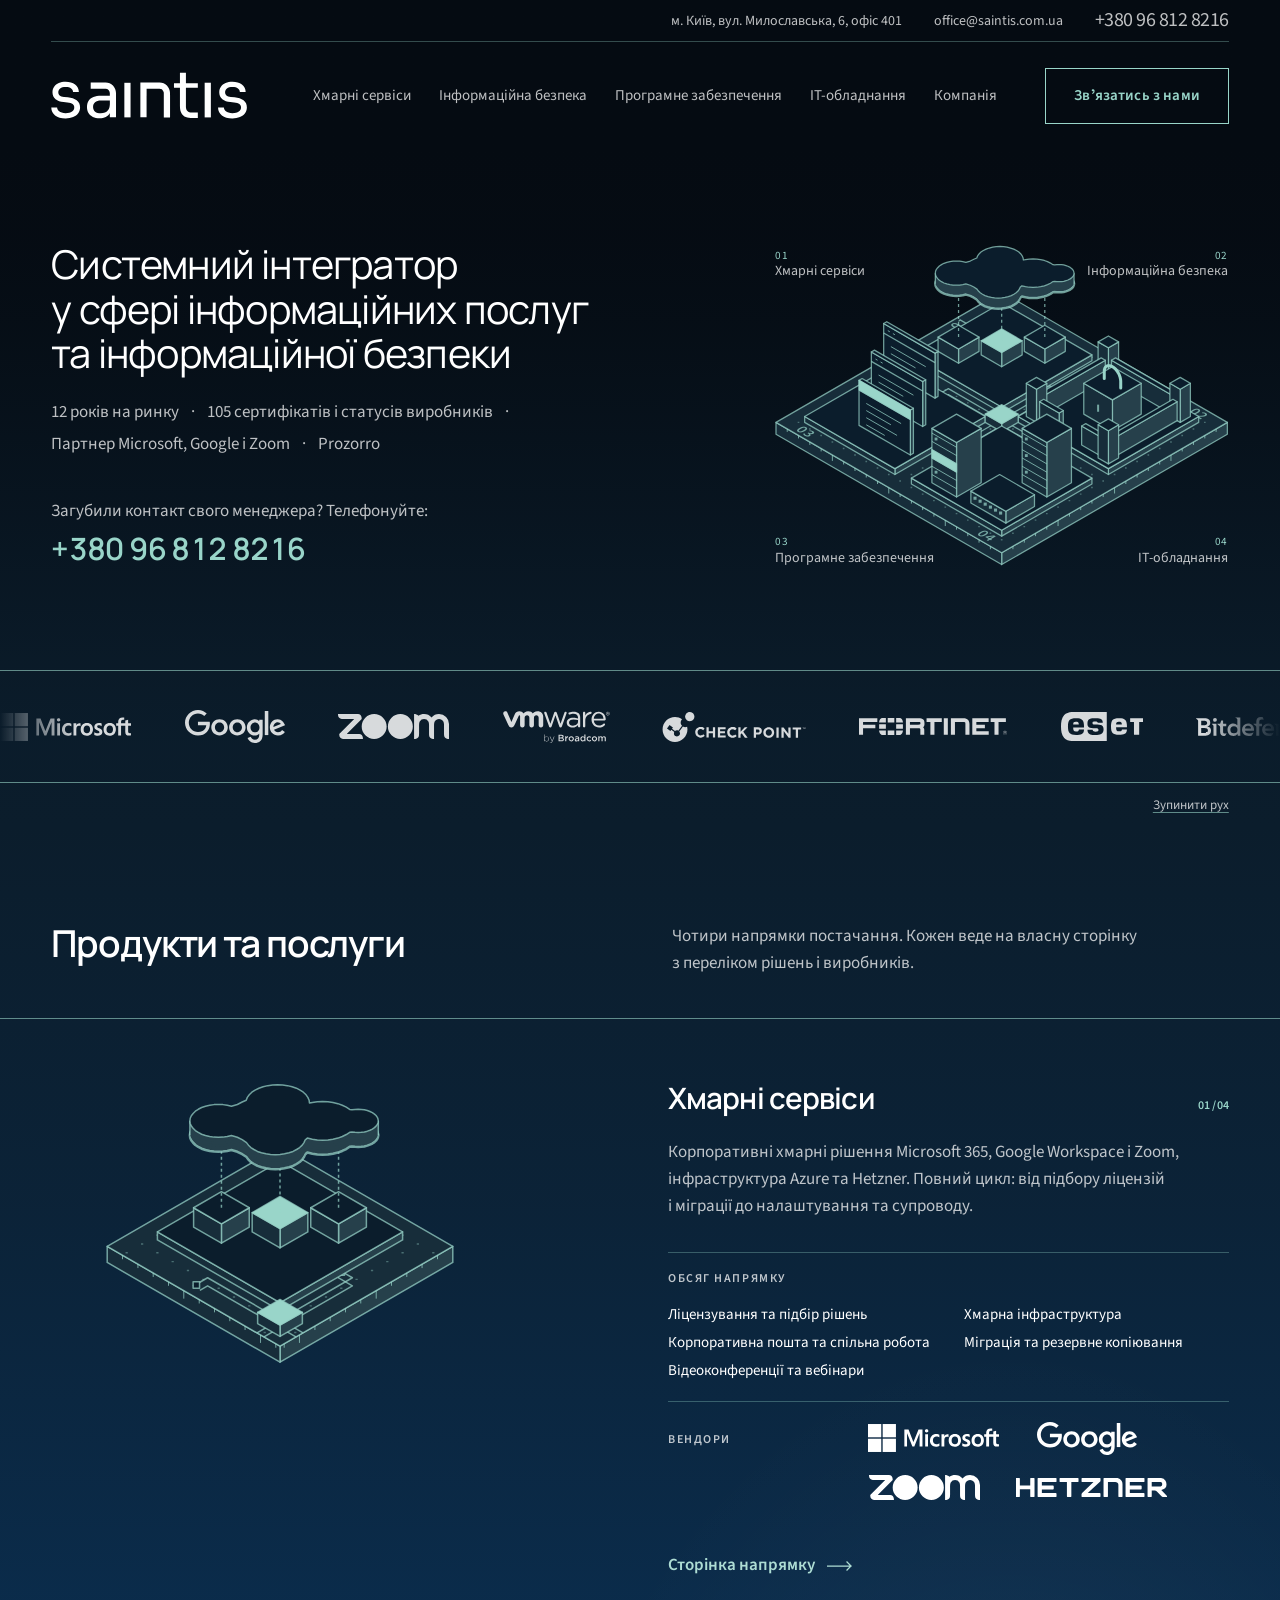
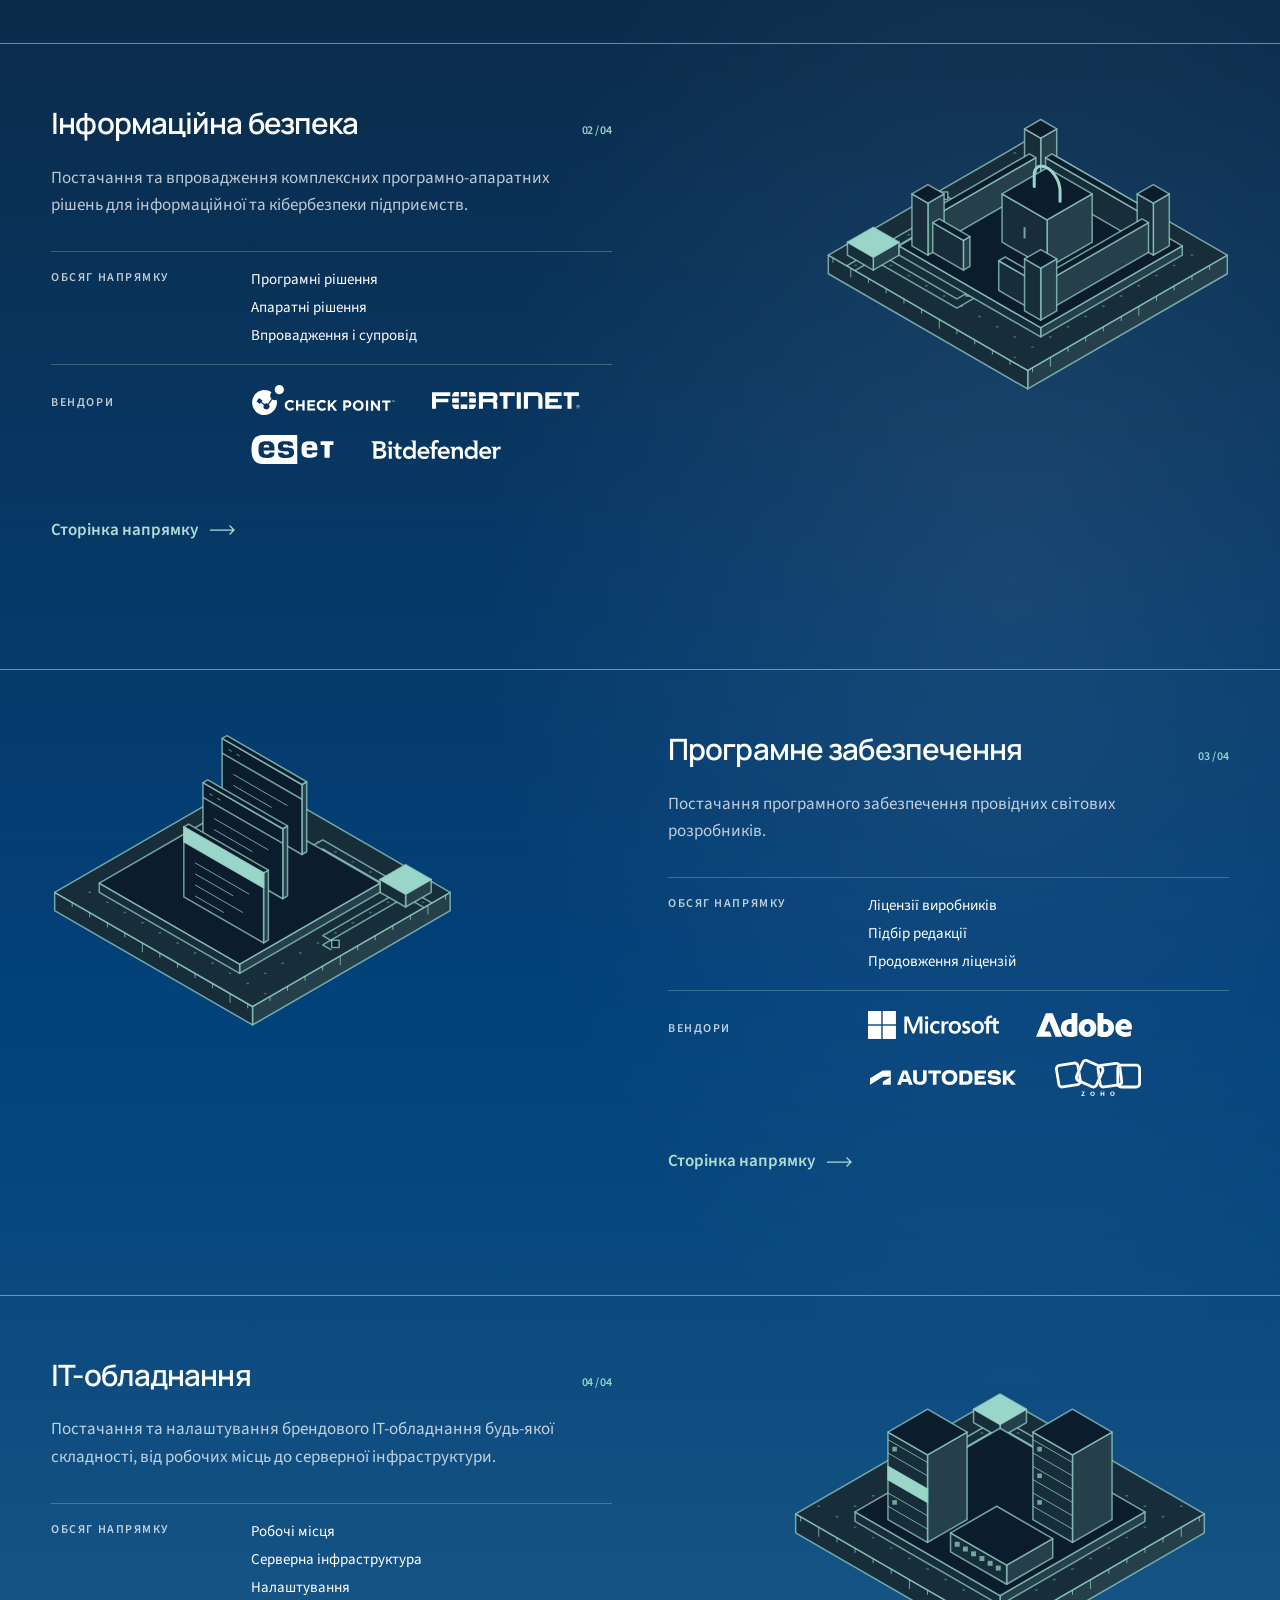
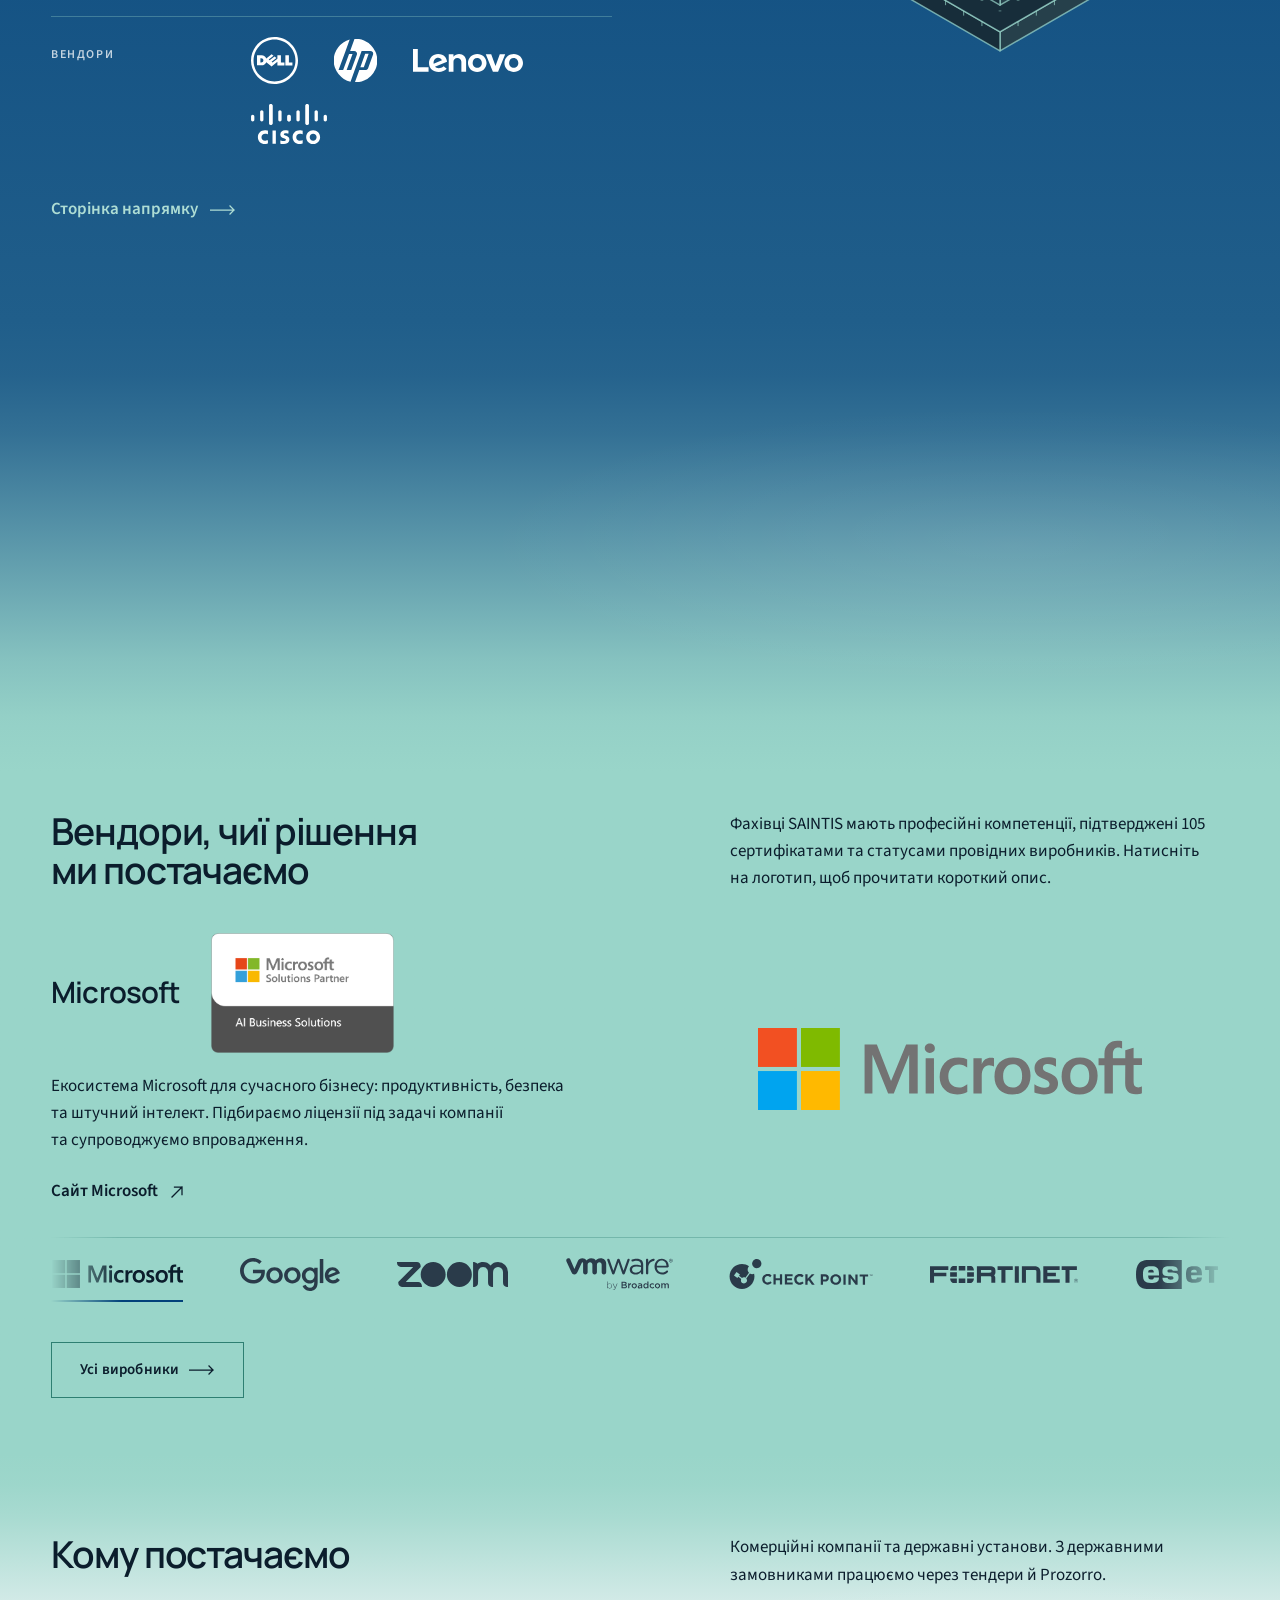
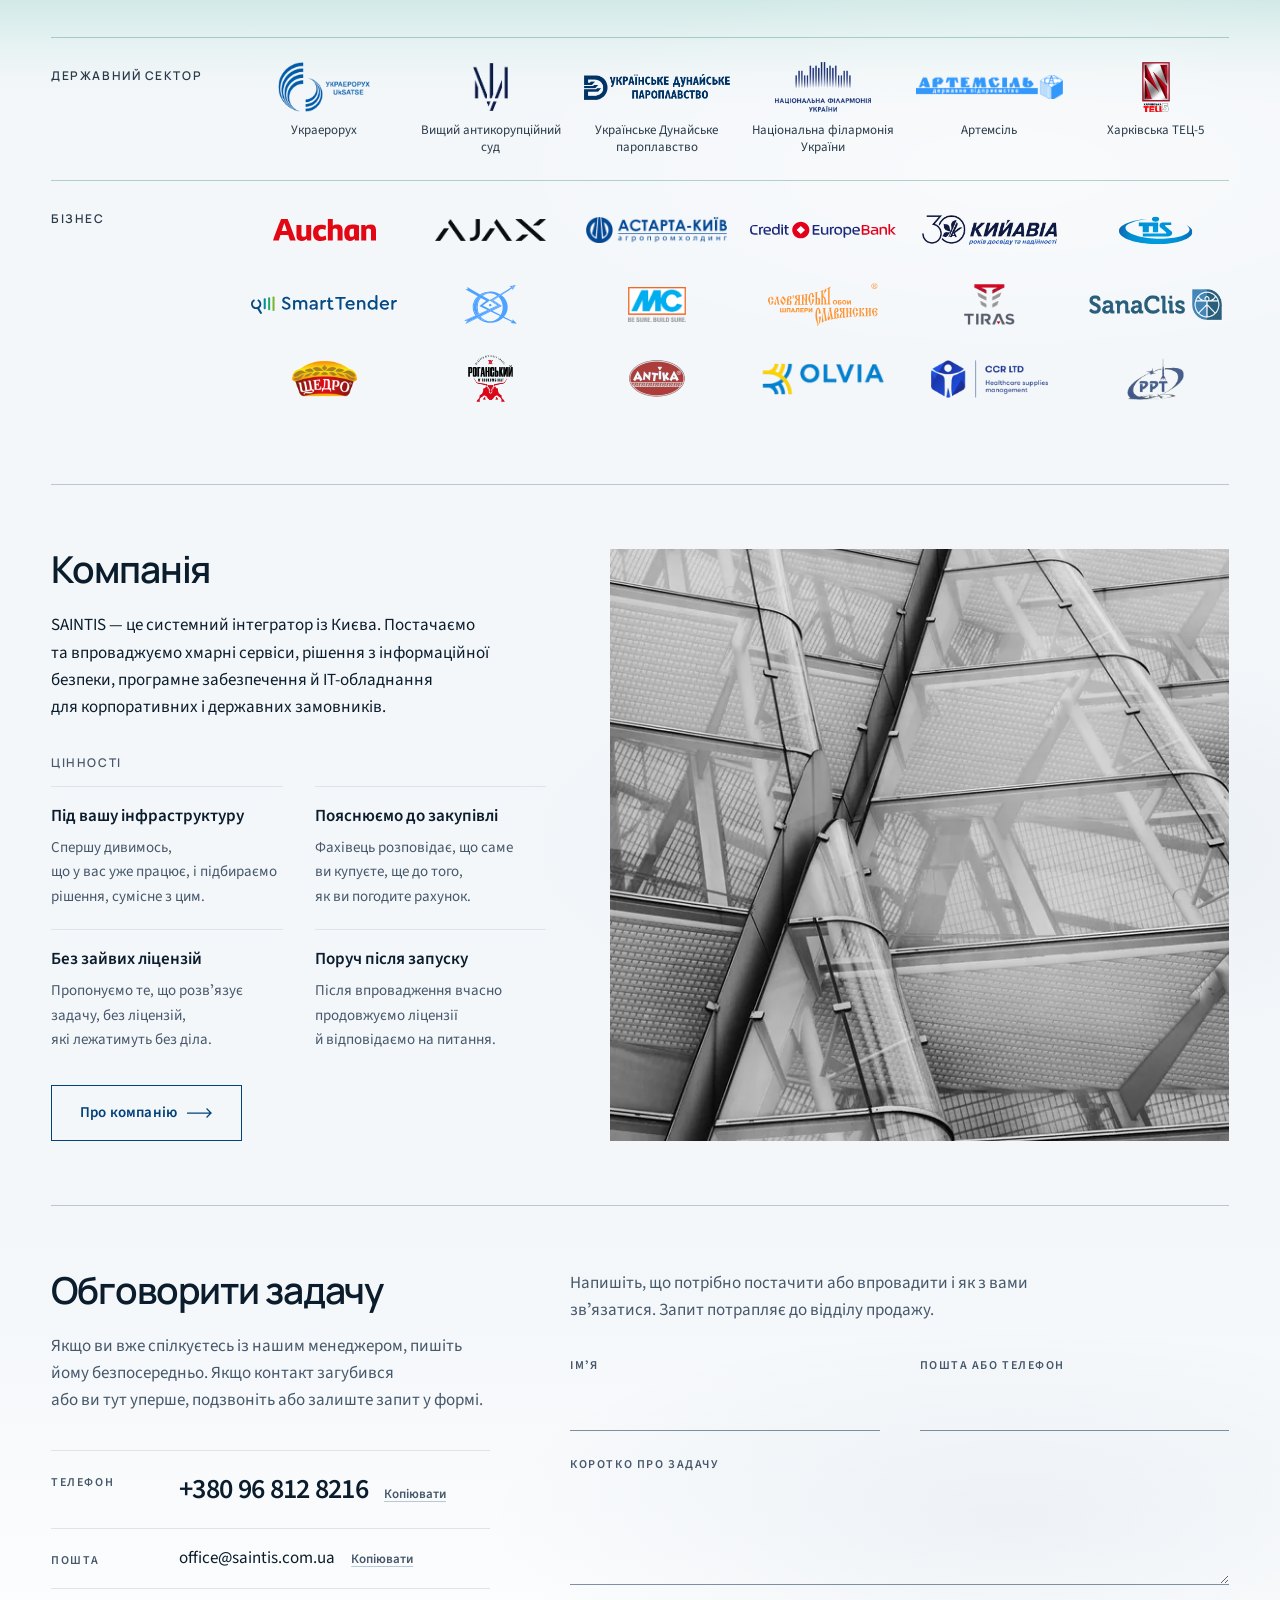
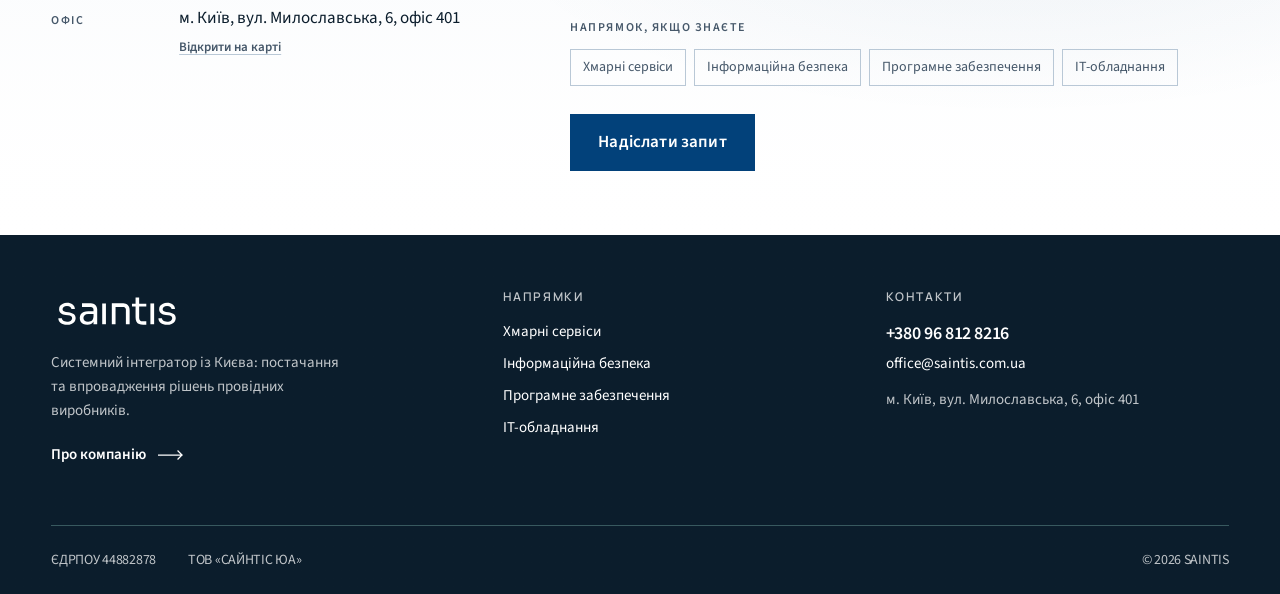
<file: v11/index.html>
<!DOCTYPE html><html lang="uk"><head><meta charset="utf-8"><meta name="viewport" content="width=device-width, initial-scale=1"><meta name="robots" content="noindex" /><title>Системний інтегратор SAINTIS, Київ</title><meta name="description" content="ТОВ «САЙНТІС ЮА», Київ: хмарні сервіси, інформаційна безпека, програмне забезпечення та ІТ-обладнання. 12 років на ринку, 105 сертифікатів і статусів виробників."><link rel="icon" href="/_astro/icon-tile.CX155H_2_1tXdYQ.png" sizes="32x32"><link rel="apple-touch-icon" href="/_astro/icon-tile.CX155H_2_Z1qPI3j.png"><meta property="og:title" content="Системний інтегратор SAINTIS, Київ"><meta property="og:description" content="ТОВ «САЙНТІС ЮА», Київ: хмарні сервіси, інформаційна безпека, програмне забезпечення та ІТ-обладнання. 12 років на ринку, 105 сертифікатів і статусів виробників."><meta property="og:locale" content="uk_UA"><link rel="preconnect" href="https://fonts.googleapis.com"><link rel="preconnect" href="https://fonts.gstatic.com" crossorigin><link rel="stylesheet" href="https://fonts.googleapis.com/css2?family=Manrope:wght@400;600&family=Source+Sans+3:wght@400;600&display=swap"><script>
      if (/[?&]logo=kolir/.test(location.search)) document.documentElement.classList.add("logos-color");
    </script><link rel="stylesheet" href="/_astro/global.Dn0qfnr8.css"><link rel="stylesheet" href="/_astro/site.vZ-puhSk.css"></head><body><a href="#main" class="sr-only focus:not-sr-only focus:absolute focus:z-50 focus:m-4 focus:bg-aqua focus:px-4 focus:py-2 focus:text-night-1">Перейти до вмісту</a><div><header class="masthead phase phase-dark relative z-50" style="--from:#050b12;--to:#050b12;--air:transparent" data-masthead><div class="shell"><div class="masthead-top flex flex-wrap items-center justify-end gap-x-8 gap-y-1 py-2 text-sm" style="border-bottom:1px solid var(--rule)"><span class="hidden text-[color:var(--dim)] sm:inline">м. Київ, вул. Милославська, 6, офіс 401</span><a href="mailto:office@saintis.com.ua" class="text-[color:var(--dim)] hover:text-white">office@saintis.com.ua</a><a href="tel:+380968128216" class="num text-[1.25rem] leading-tight tracking-tight text-[color:var(--dim)] hover:text-white">+380 96 812 8216</a></div><div class="masthead-row flex flex-wrap items-center gap-x-6 py-5"><a href="/v11/" class="masthead-logo order-1 -ml-2 block w-[160px] shrink-0 text-[color:var(--ink)] sm:-ml-3 sm:w-[220px]" aria-label="SAINTIS, на головну"><?xml version="1.0" encoding="utf-8"?>
<!-- Generator: Adobe Illustrator 23.1.0, SVG Export Plug-In . SVG Version: 6.00 Build 0)  -->
<svg version="1.1" xmlns="http://www.w3.org/2000/svg" xmlns:xlink="http://www.w3.org/1999/xlink" x="0px" y="0px"
	 viewBox="0 0 566.9 173.2" style="enable-background:new 0 0 566.9 173.2;" xml:space="preserve">
<style type="text/css">
	.st0{fill:currentColor;}
</style>
<g>
	<g>
		<path class="st0" d="M68.6,145.4c-11.7,0-20.7-2.5-27.1-7.5c-6.4-5-9.7-11.8-9.9-20.5h15c0.2,3.4,2,6.7,5.3,9.8
			c3.3,3.1,8.9,4.6,16.8,4.6c7.1,0,12.6-1.4,16.4-4.3c3.8-2.8,5.7-6.3,5.7-10.4c0-3.7-1.4-6.5-4.2-8.6c-2.8-2.1-7.3-3.4-13.5-4.1
			l-9.7-1c-8.5-0.9-15.4-3.4-20.7-7.6c-5.3-4.2-8-10-8-17.6c0-5.7,1.4-10.5,4.3-14.6c2.9-4.1,6.9-7.2,12-9.3C56,52,61.9,51,68.6,51
			c10,0,18.1,2.2,24.4,6.7c6.2,4.5,9.5,11.1,9.7,19.9h-15c-0.1-3.6-1.8-6.6-4.9-9.1s-7.9-3.8-14.1-3.8s-11,1.3-14.2,3.8
			c-3.2,2.6-4.8,5.8-4.8,9.7c0,3.3,1.1,6,3.4,8c2.3,2,6,3.3,11.3,3.8l9.7,1c9.6,1,17.2,3.6,23,7.9c5.8,4.3,8.7,10.3,8.7,18.1
			c0,5.6-1.6,10.5-4.8,14.8c-3.2,4.3-7.5,7.6-13.1,10S75.8,145.4,68.6,145.4z"/>
		<polygon class="st0" points="219.9,142.7 219.9,66.3 219.9,53.6 235.9,53.6 235.9,66.3 235.9,142.7 		"/>
		<path class="st0" d="M409.3,66.5v-12h-30.7v-27h-15.4v27h-15.4v12h15.4v46.7c0,7.9,1.3,14.2,3.9,18.8c2.6,4.6,6.3,7.9,11.2,9.8
			c4.8,1.9,10.6,2.8,17.3,2.8h13.7v-14.3h-15.7c-4.8,0-8.5-1.3-11.1-3.9c-2.6-2.6-3.9-6.3-3.9-11.1V66.5H409.3z"/>
		<path class="st0" d="M426.9,53.4v89.4h16V53.4H426.9z"/>
		<path class="st0" d="M498.4,145.4c-11.7,0-20.7-2.5-27.1-7.5c-6.4-5-9.7-11.8-9.9-20.5h15c0.2,3.4,2,6.7,5.3,9.8
			c3.3,3.1,8.9,4.6,16.8,4.6c7.1,0,12.6-1.4,16.4-4.3c3.8-2.8,5.7-6.3,5.7-10.4c0-3.7-1.4-6.5-4.2-8.6c-2.8-2.1-7.3-3.4-13.5-4.1
			l-9.7-1c-8.5-0.9-15.4-3.4-20.7-7.6c-5.3-4.2-8-10-8-17.6c0-5.7,1.4-10.5,4.3-14.6c2.9-4.1,6.9-7.2,12-9.3
			c5.1-2.2,11-3.3,17.7-3.3c10,0,18.1,2.2,24.4,6.7c6.2,4.5,9.5,11.1,9.7,19.9h-15c-0.1-3.6-1.8-6.6-4.9-9.1
			c-3.2-2.5-7.9-3.8-14.1-3.8c-6.2,0-11,1.3-14.2,3.8c-3.2,2.6-4.8,5.8-4.8,9.7c0,3.3,1.1,6,3.4,8c2.3,2,6,3.3,11.3,3.8l9.7,1
			c9.6,1,17.2,3.6,23,7.9c5.8,4.3,8.7,10.3,8.7,18.1c0,5.6-1.6,10.5-4.8,14.8c-3.2,4.3-7.5,7.6-13.1,10
			C512,144.2,505.6,145.4,498.4,145.4z"/>
		<path class="st0" d="M337.5,142.8L337.5,142.8l-15.9,0V79.9c0-0.4-0.1-0.7-0.1-1.1c-0.7-3-2-5.6-4-7.5c-0.1-0.1-0.2-0.2-0.3-0.3
			c-0.2-0.2-0.5-0.4-0.7-0.5c-1.7-1.1-3.8-1.8-6.1-1.8h-33.1v18.5c-0.1,0.7-0.1,1.5-0.1,2.3v53.2h-16V53.6h0l0,0c0,0,0.1,0,0.1,0
			v-0.7h26.5c5.3-0.1,9.6-0.2,10.5-0.2c2.3,0,4.5,0.1,6.5,0.2h5.7c14.9,0,27.1,12.1,27.1,27.1V84c0,0.8,0.1,1.5,0.1,2.4v56.4v0
			H337.5z"/>
		<path class="st0" d="M171.4,52.8h-38.2v15.9h38.2c6.1,0,11.1,5,11.1,11.1v7.4H160c-7.7,0-14.2,1.1-19.7,3.3
			c-5.5,2.2-9.6,5.4-12.4,9.6c-2.8,4.2-4.3,9.5-4.3,15.9c0,6.1,1.3,11.3,3.9,15.7c2.6,4.3,6.3,7.7,11.2,9.9
			c4.8,2.3,10.6,3.4,17.3,3.4c6.2,0,11.5-1.1,15.9-3.3c4.4-2.2,7.8-5.5,10.3-9.8c0.1-0.2,0.2-0.5,0.3-0.7v11.5h15.9V79.9
			C198.5,65,186.4,52.8,171.4,52.8z M182.5,109.7c-0.2,5.8-1.5,10.3-3.8,13.6c-2.3,3.3-5.1,5.6-8.6,7c-3.5,1.4-7.1,2.1-10.8,2.1
			c-6.4,0-11.4-1.5-14.8-4.5c-3.5-3-5.2-7-5.2-11.9c0-4.9,1.7-8.9,5.2-12c3.4-3.1,8.4-4.7,14.8-4.7h23.3v10.5L182.5,109.7z"/>
	</g>
</g>
</svg>
</a><nav class="navrow order-4 hidden basis-full pt-4 sm:block xl:order-2 xl:ml-auto xl:basis-auto xl:pt-0" aria-label="Основна навігація"><ul class="flex items-center gap-4 text-[0.9375rem] md:gap-7"><li><a href="#hmarni-servisy" class="whitespace-nowrap text-[color:var(--dim)] hover:text-[color:var(--ink)]">Хмарні сервіси</a></li><li><a href="#informatsiina-bezpeka" class="whitespace-nowrap text-[color:var(--dim)] hover:text-[color:var(--ink)]">Інформаційна безпека</a></li><li><a href="#programne-zabezpechennia" class="whitespace-nowrap text-[color:var(--dim)] hover:text-[color:var(--ink)]">Програмне забезпечення</a></li><li><a href="#it-obladnannia" class="whitespace-nowrap text-[color:var(--dim)] hover:text-[color:var(--ink)]">ІТ-обладнання</a></li><li><a href="#kompaniia" class="whitespace-nowrap text-[color:var(--dim)] hover:text-[color:var(--ink)]">Компанія</a></li></ul></nav><button type="button" class="cta cta-ghost order-2 ml-auto hidden text-[0.9375rem] sm:inline-flex xl:order-3 xl:ml-6" data-open-request>Звʼязатись з нами</button><details class="menu order-3 ml-auto sm:hidden"><summary class="flex cursor-pointer list-none items-center gap-2.5 py-2 pl-3 font-semibold [&amp;::-webkit-details-marker]:hidden"><span class="menu-label">Меню</span><svg width="18" height="14" viewBox="0 0 18 14" fill="none" aria-hidden="true"><path class="menu-bar-1" d="M0 1.5h18" stroke="currentColor" stroke-width="1.5"></path><path class="menu-bar-2" d="M0 7h18" stroke="currentColor" stroke-width="1.5"></path><path class="menu-bar-3" d="M0 12.5h18" stroke="currentColor" stroke-width="1.5"></path></svg></summary><div class="menu-panel phase-dark"><div class="horizon"></div><div class="shell"><nav aria-label="Основна навігація"><ul><li><a href="#hmarni-servisy" class="rule-top block py-4 text-[1.0625rem] font-semibold hover:text-aqua">Хмарні сервіси</a></li><li><a href="#informatsiina-bezpeka" class="rule-top block py-4 text-[1.0625rem] font-semibold hover:text-aqua">Інформаційна безпека</a></li><li><a href="#programne-zabezpechennia" class="rule-top block py-4 text-[1.0625rem] font-semibold hover:text-aqua">Програмне забезпечення</a></li><li><a href="#it-obladnannia" class="rule-top block py-4 text-[1.0625rem] font-semibold hover:text-aqua">ІТ-обладнання</a></li><li><a href="#kompaniia" class="rule-top block py-4 text-[1.0625rem] font-semibold hover:text-aqua">Компанія</a></li></ul></nav><div class="rule-top mt-2 flex flex-col gap-4 pt-6 pb-8"><button type="button" class="cta cta-aqua justify-center" data-open-request>Звʼязатись з нами</button><a href="tel:+380968128216" class="num text-center text-lg font-semibold">+380 96 812 8216</a></div></div></div></details></div></div></header></div><script type="module">var e=document.querySelector(`[data-masthead]`),t=e?.parentElement;if(e&&t){new IntersectionObserver(([n])=>{let r=!n.isIntersecting&&n.boundingClientRect.top<0;r!==e.classList.contains(`is-compact`)&&(t.style.height=r?`${t.offsetHeight}px`:``,e.classList.toggle(`is-compact`,r),r?_():(e.style.background=``,u(!1)))}).observe(t);let n=(e,t,n)=>`color-mix(in oklab, ${t} ${(n*100).toFixed(2)}%, ${e})`,r=[[0,0],[.12,.04],[.25,.16],[.5,.5],[.75,.84],[.88,.96],[1,1]],i=`#0b1d2c`,a=`#02417a`,o=`#205e8a`,s=[[0,i],[.14,n(i,a,.16)],[.34,n(i,a,.5)],[.54,n(i,a,.84)],[.66,a],[.84,n(a,o,.5)],[1,o]],c=[...document.querySelectorAll(`main > .phase, body > footer.phase`)],l=e=>{if(e.classList.contains(`phase-directions`))return s;let t=getComputedStyle(e),i=t.getPropertyValue(`--from`).trim(),a=t.getPropertyValue(`--to`).trim(),o=parseFloat(t.getPropertyValue(`--ramp`))||1;return[...r.map(([e,t])=>[e*o,n(i,a,t)]),[1,a]]},u=t=>{e.classList.toggle(`phase-light`,t),e.classList.toggle(`phase-dark`,!t)},d=e=>Math.min(1,Math.max(0,e)),f=(e,t,n)=>{let r=(e+.3963377774*t+.2158037573*n)**3,i=(e-.1055613458*t-.0638541728*n)**3,a=(e-.0894841775*t-1.291485548*n)**3;return .2126*d(4.0767416621*r-3.3077115913*i+.2309699292*a)+.7152*d(-1.2684380046*r+2.6097574011*i-.3413193965*a)+.0722*d(-.0041960863*r-.7034186147*i+1.707614701*a)},p=.085,m=.235,h=t=>{let n=(t.match(/-?[\d.]+%?/g)??[]).map(parseFloat);if(!t.startsWith(`oklab`)||n.length<3)return u(!1);let r=t.includes(`%`)&&n[0]>1?n[0]/100:n[0],[i,a]=[n[1],n[2]],o=f(r,i,a);if(o>p&&o<m){let t=o<.15?p:m,n=0,r=1;for(let e=0;e<20;e++){let e=(n+r)/2;f(e,i,a)<t?n=e:r=e}return e.style.background=`oklab(${r.toFixed(4)} ${i} ${a})`,u(t===m)}u(o>=m)},g=!1;function _(){if(g=!1,!e.classList.contains(`is-compact`))return;let t=e.getBoundingClientRect().bottom,r=c.find(e=>{let n=e.getBoundingClientRect();return n.top<=t&&n.bottom>t});if(!r)return;let i=r.getBoundingClientRect(),a=Math.min(1,Math.max(0,(t-i.top)/i.height)),o=l(r),s=Math.max(1,o.findIndex(([e])=>e>=a)),[u,d]=o[s-1],[f,p]=o[s];e.style.background=n(d,p,f>u?(a-u)/(f-u):0),h(getComputedStyle(e).backgroundColor)}let v=e.querySelector(`.menu`);v&&(v.addEventListener(`click`,e=>{e.target.closest(`.menu-panel a`)&&(v.open=!1)}),addEventListener(`keydown`,e=>{e.key===`Escape`&&v.open&&!document.querySelector(`dialog[open]`)&&(v.open=!1,v.querySelector(`summary`)?.focus())})),addEventListener(`scroll`,()=>{g||(g=!0,requestAnimationFrame(_))},{passive:!0})}</script><main id="main"><section class="phase phase-dark hero-fill" style="--from:#050b12;--to:#0b1d2c;--air:transparent"><div class="hero-body"><div class="shell"><div class="grid gap-x-16 gap-y-12 pt-10 pb-14 md:pt-14 md:pb-16 lg:grid-cols-12"><div class="lg:col-span-7"><h1 class="max-w-[29ch] text-[clamp(1.4375rem,6.4vw,1.75rem)] leading-[1.12] font-normal tracking-[-0.02em] md:text-[clamp(1.75rem,3.1vw,2.75rem)]">Системний інтегратор у сфері інформаційних послуг та інформаційної безпеки</h1><ul class="hero-facts mt-6 flex max-w-[36rem] flex-col gap-x-3 gap-y-1 text-[color:var(--dim)] sm:flex-row sm:flex-wrap"><li>12 років на ринку</li><li>105 сертифікатів і статусів виробників</li><li>Партнер Microsoft, Google і Zoom</li><li>Prozorro</li></ul><div class="mt-10"><p class="text-[color:var(--dim)]">Загубили контакт свого менеджера? Телефонуйте:</p><a href="tel:+380968128216" class="hero-phone num display mt-2 inline-block text-[clamp(1.5rem,2.4vw,2rem)] text-aqua hover:text-white">+380 96 812 8216</a></div></div><div class="hero-scene hidden lg:col-span-5 lg:col-start-8 lg:block lg:w-[min(30rem,100%)] lg:justify-self-end"><svg class="scene" viewBox="0 0 486 343" preserveAspectRatio="xMaxYMid meet" fill="none" xmlns="http://www.w3.org/2000/svg" role="group" aria-label="Чотири напрямки однією системою"><g transform="translate(243 49.9) scale(1.270)" stroke="var(--art-line)" stroke-width="1.25" stroke-linejoin="round"><path d="M190.5 120L0 230L0 220L190.5 110Z" fill="var(--art-s2)"/><path d="M-190.5 120L0 230L0 220L-190.5 110Z" fill="var(--art-s1)"/><path d="M0 0L190.5 110L0 220L-190.5 110Z" fill="var(--art-s1)"/><g stroke-width="1"><path d="M181 115.5L181 118"/><path d="M-181 115.5L-181 118"/><path d="M171.5 121L171.5 123.5"/><path d="M-171.5 121L-171.5 123.5"/><path d="M161.9 126.5L161.9 129"/><path d="M-161.9 126.5L-161.9 129"/><path d="M152.4 132L152.4 134.5"/><path d="M-152.4 132L-152.4 134.5"/><path d="M142.9 137.5L142.9 142.5"/><path d="M-142.9 137.5L-142.9 142.5"/><path d="M133.4 143L133.4 145.5"/><path d="M-133.4 143L-133.4 145.5"/><path d="M123.8 148.5L123.8 151"/><path d="M-123.8 148.5L-123.8 151"/><path d="M114.3 154L114.3 156.5"/><path d="M-114.3 154L-114.3 156.5"/><path d="M104.8 159.5L104.8 162"/><path d="M-104.8 159.5L-104.8 162"/><path d="M95.3 165L95.3 170"/><path d="M-95.3 165L-95.3 170"/><path d="M85.7 170.5L85.7 173"/><path d="M-85.7 170.5L-85.7 173"/><path d="M76.2 176L76.2 178.5"/><path d="M-76.2 176L-76.2 178.5"/><path d="M66.7 181.5L66.7 184"/><path d="M-66.7 181.5L-66.7 184"/><path d="M57.2 187L57.2 189.5"/><path d="M-57.2 187L-57.2 189.5"/><path d="M47.6 192.5L47.6 197.5"/><path d="M-47.6 192.5L-47.6 197.5"/><path d="M38.1 198L38.1 200.5"/><path d="M-38.1 198L-38.1 200.5"/><path d="M28.6 203.5L28.6 206"/><path d="M-28.6 203.5L-28.6 206"/><path d="M19.1 209L19.1 211.5"/><path d="M-19.1 209L-19.1 211.5"/><path d="M9.5 214.5L9.5 217"/><path d="M-9.5 214.5L-9.5 217"/></g><path d="M-0.7 11h1.4M-10.2 16.5h1.4M-19.8 22h1.4M-29.3 27.5h1.4M-38.8 33h1.4M-48.3 38.5h1.4M-57.9 44h1.4M-67.4 49.5h1.4M-76.9 55h1.4M-86.4 60.5h1.4M-96 66h1.4M-105.5 71.5h1.4M-115 77h1.4M-124.5 82.5h1.4M-134.1 88h1.4M-143.6 93.5h1.4M-153.1 99h1.4M-162.6 104.5h1.4M-172.2 110h1.4M8.8 16.5h1.4M-76.9 66h1.4M-162.6 115.5h1.4M18.4 22h1.4M-67.4 71.5h1.4M-153.1 121h1.4M27.9 27.5h1.4M-57.9 77h1.4M-143.6 126.5h1.4M37.4 33h1.4M-48.3 82.5h1.4M-134.1 132h1.4M46.9 38.5h1.4M-38.8 88h1.4M-124.5 137.5h1.4M56.5 44h1.4M-29.3 93.5h1.4M-115 143h1.4M66 49.5h1.4M-19.8 99h1.4M-105.5 148.5h1.4M75.5 55h1.4M-10.2 104.5h1.4M-96 154h1.4M85 60.5h1.4M75.5 66h1.4M66 71.5h1.4M56.5 77h1.4M46.9 82.5h1.4M37.4 88h1.4M27.9 93.5h1.4M18.4 99h1.4M8.8 104.5h1.4M-10.2 115.5h1.4M-19.8 121h1.4M-29.3 126.5h1.4M-38.8 132h1.4M-48.3 137.5h1.4M-57.9 143h1.4M-67.4 148.5h1.4M-76.9 154h1.4M-86.4 159.5h1.4M94.6 66h1.4M8.8 115.5h1.4M-76.9 165h1.4M104.1 71.5h1.4M18.4 121h1.4M-67.4 170.5h1.4M113.6 77h1.4M27.9 126.5h1.4M-57.9 176h1.4M123.1 82.5h1.4M37.4 132h1.4M-48.3 181.5h1.4M132.7 88h1.4M46.9 137.5h1.4M-38.8 187h1.4M142.2 93.5h1.4M56.5 143h1.4M-29.3 192.5h1.4M151.7 99h1.4M66 148.5h1.4M-19.8 198h1.4M161.2 104.5h1.4M75.5 154h1.4M-10.2 203.5h1.4M170.8 110h1.4M161.2 115.5h1.4M151.7 121h1.4M142.2 126.5h1.4M132.7 132h1.4M123.1 137.5h1.4M113.6 143h1.4M104.1 148.5h1.4M94.6 154h1.4M85 159.5h1.4M75.5 165h1.4M66 170.5h1.4M56.5 176h1.4M46.9 181.5h1.4M37.4 187h1.4M27.9 192.5h1.4M18.4 198h1.4M8.8 203.5h1.4M-0.7 209h1.4" stroke-width="1.4" opacity="0.55"/><text class="scene-silk" aria-hidden="true" transform="matrix(0.866 -0.5 0.866 0.5 -37.7 32.3)">01</text><text class="scene-silk" aria-hidden="true" transform="matrix(0.866 0.5 -0.866 0.5 157.2 101.3)">02</text><text class="scene-silk" aria-hidden="true" transform="matrix(0.866 0.5 -0.866 0.5 -174.1 116.5)">03</text><text class="scene-silk" aria-hidden="true" transform="matrix(0.866 0.5 -0.866 0.5 -21.7 204.5)">04</text><path d="M-2.2 108.8L45 81.5L40.3 78.8"/><path d="M2.2 111.3L45 86.5L35.9 81.3"/><rect x="36.1" y="76" width="4" height="4" fill="var(--art-panel)"/><path d="M2.2 108.8L45 133.5L49.8 130.8"/><path d="M-2.2 111.3L45 138.5L54.1 133.3"/><rect x="50" y="128" width="4" height="4" fill="var(--art-panel)"/><path d="M2.2 108.8L-45 81.5L-54.1 86.8"/><path d="M-2.2 111.3L-45 86.5L-49.8 89.3"/><rect x="-54" y="84" width="4" height="4" fill="var(--art-panel)"/><path d="M-2.2 108.8L-45 133.5L-35.9 138.8"/><path d="M2.2 111.3L-45 138.5L-40.3 141.3"/><rect x="-40.1" y="136" width="4" height="4" fill="var(--art-panel)"/><a href="#hmarni-servisy" class="scene-link" data-dir="0" aria-label="Хмарні сервіси"><g class="scene-mod"><path d="M76.2 58L0 102L0 97L76.2 53Z" fill="var(--art-s2)"/><path d="M-76.2 58L0 102L0 97L-76.2 53Z" fill="var(--art-s1)"/><path d="M0 9L76.2 53L0 97L-76.2 53Z" fill="var(--art-panel)"/><path d="M-19.1 50L-36.4 60L-36.4 48L-19.1 38Z" fill="var(--art-s2)"/><path d="M-53.7 50L-36.4 60L-36.4 48L-53.7 38Z" fill="var(--art-s1)"/><path d="M-36.4 28L-19.1 38L-36.4 48L-53.7 38Z" fill="var(--art-panel)"/><path d="M53.7 50L36.4 60L36.4 48L53.7 38Z" fill="var(--art-s2)"/><path d="M19.1 50L36.4 60L36.4 48L19.1 38Z" fill="var(--art-s1)"/><path d="M36.4 28L53.7 38L36.4 48L19.1 38Z" fill="var(--art-panel)"/><path d="M17.3 53L0 63L0 51L17.3 41Z" fill="var(--art-s2)"/><path d="M-17.3 53L0 63L0 51L-17.3 41Z" fill="var(--art-s1)"/><path d="M0 31L17.3 41L0 51L-17.3 41Z" fill="var(--art-mark)"/><g stroke-dasharray="3 3"><path d="M-36.4 38L-36.4 -10"/><path d="M0 41L0 -7"/><path d="M36.4 38L36.4 -10"/></g><defs><path id="sc-cloud" d="M-21 -28.8L-20.3 -30.6L-19.1 -32.2L-17.5 -33.8L-15.5 -35.1L-13.1 -36.3L-10.5 -37.2L-7.6 -37.9L-4.6 -38.3L-1.5 -38.5L1.6 -38.3L4.6 -37.9L7.5 -37.2L10.2 -36.3L12.5 -35.1L14.5 -33.8L16.2 -32.2L17.3 -30.6L18.1 -28.8L18.3 -27.1L20.1 -27.4L23.2 -27.9L26.5 -28L29.8 -27.9L32.9 -27.4L36 -26.7L38.7 -25.7L41.2 -24.5L43.3 -23.1L44.7 -22.9L46.6 -23.1L48.6 -23.2L50.5 -23.1L52.4 -22.9L54.3 -22.4L55.9 -21.8L57.4 -21.1L58.7 -20.2L59.7 -19.3L60.5 -18.2L60.9 -17.1L61.1 -16L60.9 -14.9L60.5 -13.8L59.7 -12.7L58.7 -11.8L57.4 -10.9L55.9 -10.2L54.3 -9.6L52.4 -9.1L50.5 -8.9L48.6 -8.8L46.6 -8.9L44.7 -9.1L43.3 -8.9L41.2 -7.5L38.7 -6.3L36 -5.3L32.9 -4.6L29.8 -4.1L26.5 -4L23.2 -4.1L20.1 -4.6L17 -5.3L15.6 -4.1L14.9 -2.5L13.8 -0.9L12.2 0.6L10.3 1.8L8.1 3L5.6 3.8L2.8 4.5L0 4.9L-2.9 5L-5.9 4.9L-8.7 4.5L-11.5 3.8L-14 3L-16.2 1.8L-18.1 0.6L-19.6 -0.9L-20.8 -2.5L-23.5 -4.3L-26.5 -5.8L-30.2 -6.9L-32.8 -6.3L-35.5 -5.9L-38.3 -5.8L-41 -5.9L-43.7 -6.3L-46.3 -6.9L-48.7 -7.7L-50.8 -8.8L-52.6 -10L-54 -11.4L-55.1 -12.8L-55.8 -14.4L-56 -16L-55.8 -17.6L-55.1 -19.2L-54 -20.6L-52.6 -22L-50.8 -23.2L-48.7 -24.3L-46.3 -25.1L-43.7 -25.7L-41 -26.1L-38.3 -26.2L-35.5 -26.1L-32.8 -25.7L-30.2 -25.1L-26.5 -26.2L-23.5 -27.7Z"/></defs><use href="#sc-cloud" y="9" fill="var(--art-s2)" stroke-width="2.5"/><use href="#sc-cloud" y="7.5" fill="var(--art-s2)" stroke="none"/><use href="#sc-cloud" y="6" fill="var(--art-s2)" stroke="none"/><use href="#sc-cloud" y="4.5" fill="var(--art-s2)" stroke="none"/><use href="#sc-cloud" y="3" fill="var(--art-s2)" stroke="none"/><use href="#sc-cloud" y="1.5" fill="var(--art-s2)" stroke="none"/><path d="M-56 -16v9M61.1 -16v9"/><use href="#sc-cloud" fill="var(--art-panel)"/></g></a><a href="#informatsiina-bezpeka" class="scene-link" data-dir="1" aria-label="Інформаційна безпека"><g class="scene-mod"><path d="M166.3 110L90.1 154L90.1 149L166.3 105Z" fill="var(--art-s2)"/><path d="M13.9 110L90.1 154L90.1 149L13.9 105Z" fill="var(--art-s1)"/><path d="M90.1 61L166.3 105L90.1 149L13.9 105Z" fill="var(--art-panel)"/><path d="M98.7 70L90.1 75L90.1 47L98.7 42Z" fill="var(--art-s2)"/><path d="M81.4 70L90.1 75L90.1 47L81.4 42Z" fill="var(--art-s1)"/><path d="M90.1 37L98.7 42L90.1 47L81.4 42Z" fill="var(--art-panel)"/><path d="M148.1 101.5L144.6 103.5L144.6 87.5L148.1 85.5Z" fill="var(--art-s2)"/><path d="M92.7 73.5L144.6 103.5L144.6 87.5L92.7 57.5Z" fill="var(--art-s1)"/><path d="M96.1 55.5L148.1 85.5L144.6 87.5L92.7 57.5Z" fill="var(--art-panel)"/><path d="M87.5 73.5L35.5 103.5L35.5 87.5L87.5 57.5Z" fill="var(--art-s2)"/><path d="M32 101.5L35.5 103.5L35.5 87.5L32 85.5Z" fill="var(--art-s1)"/><path d="M84 55.5L87.5 57.5L35.5 87.5L32 85.5Z" fill="var(--art-panel)"/><path d="M117.8 103L93.5 117L93.5 91L117.8 77Z" fill="var(--art-s2)"/><path d="M69.3 103L93.5 117L93.5 91L69.3 77Z" fill="var(--art-s1)"/><path d="M93.5 63L117.8 77L93.5 91L69.3 77Z" fill="var(--art-panel)"/><path d="M81.4 101L81.4 95" stroke-width="2"/><path d="M86.6 73L86.6 67L86.7 65.5L87.1 64.2L87.8 63.2L88.6 62.5L89.7 62.1L90.9 62.1L92.2 62.4L93.5 63L94.9 63.9L96.2 65.1L97.4 66.6L98.4 68.2L99.3 69.9L99.9 71.6L100.3 73.4L100.5 75L100.5 81" stroke="var(--art-mark)" stroke-width="3" stroke-linecap="round"/><path d="M159.3 105L150.7 110L150.7 82L159.3 77Z" fill="var(--art-s2)"/><path d="M142 105L150.7 110L150.7 82L142 77Z" fill="var(--art-s1)"/><path d="M150.7 72L159.3 77L150.7 82L142 77Z" fill="var(--art-panel)"/><path d="M38.1 105L29.4 110L29.4 82L38.1 77Z" fill="var(--art-s2)"/><path d="M20.8 105L29.4 110L29.4 82L20.8 77Z" fill="var(--art-s1)"/><path d="M29.4 72L38.1 77L29.4 82L20.8 77Z" fill="var(--art-panel)"/><path d="M52 116L48.5 118L48.5 102L52 100Z" fill="var(--art-s2)"/><path d="M32 108.5L48.5 118L48.5 102L32 92.5Z" fill="var(--art-s1)"/><path d="M35.5 90.5L52 100L48.5 102L32 92.5Z" fill="var(--art-panel)"/><path d="M148.1 108.5L96.1 138.5L96.1 122.5L148.1 92.5Z" fill="var(--art-s2)"/><path d="M92.7 136.5L96.1 138.5L96.1 122.5L92.7 120.5Z" fill="var(--art-s1)"/><path d="M144.6 90.5L148.1 92.5L96.1 122.5L92.7 120.5Z" fill="var(--art-panel)"/><path d="M87.5 136.5L84 138.5L84 122.5L87.5 120.5Z" fill="var(--art-s2)"/><path d="M67.5 129L84 138.5L84 122.5L67.5 113Z" fill="var(--art-s1)"/><path d="M71 111L87.5 120.5L84 122.5L67.5 113Z" fill="var(--art-panel)"/><path d="M98.7 140L90.1 145L90.1 117L98.7 112Z" fill="var(--art-s2)"/><path d="M81.4 140L90.1 145L90.1 117L81.4 112Z" fill="var(--art-s1)"/><path d="M90.1 107L98.7 112L90.1 117L81.4 112Z" fill="var(--art-panel)"/></g></a><a href="#programne-zabezpechennia" class="scene-link" data-dir="2" aria-label="Програмне забезпечення"><g class="scene-mod"><path d="M-13.9 110L-90.1 154L-90.1 149L-13.9 105Z" fill="var(--art-s2)"/><path d="M-166.3 110L-90.1 154L-90.1 149L-166.3 105Z" fill="var(--art-s1)"/><path d="M-90.1 61L-13.9 105L-90.1 149L-166.3 105Z" fill="var(--art-panel)"/><path d="M-53.7 88L-56.3 89.5L-56.3 51.5L-53.7 50Z" fill="var(--art-s2)"/><path d="M-99.6 64.5L-56.3 89.5L-56.3 51.5L-99.6 26.5Z" fill="var(--art-panel)"/><path d="M-97 25L-53.7 50L-56.3 51.5L-99.6 26.5Z" fill="var(--art-panel)"/><path d="M-99.6 34.5L-56.3 59.5"/><g stroke-width="1"><path d="M-96.1 32.5L-94.4 33.5"/><path d="M-91.8 35L-90.1 36"/><path d="M-93.5 46L-64.1 63"/><path d="M-93.5 52L-72.7 64"/></g><path d="M-64.1 112L-66.7 113.5L-66.7 75.5L-64.1 74Z" fill="var(--art-s2)"/><path d="M-110 88.5L-66.7 113.5L-66.7 75.5L-110 50.5Z" fill="var(--art-panel)"/><path d="M-107.4 49L-64.1 74L-66.7 75.5L-110 50.5Z" fill="var(--art-panel)"/><path d="M-110 58.5L-66.7 83.5"/><g stroke-width="1"><path d="M-106.5 56.5L-104.8 57.5"/><path d="M-102.2 59L-100.5 60"/><path d="M-103.9 70L-74.5 87"/><path d="M-103.9 76L-83.1 88"/></g><path d="M-74.5 136L-77.1 137.5L-77.1 99.5L-74.5 98Z" fill="var(--art-s2)"/><path d="M-120.4 112.5L-77.1 137.5L-77.1 99.5L-120.4 74.5Z" fill="var(--art-panel)"/><path d="M-117.8 73L-74.5 98L-77.1 99.5L-120.4 74.5Z" fill="var(--art-panel)"/><path d="M-120.4 82.5L-77.1 107.5L-77.1 99.5L-120.4 74.5Z" fill="var(--art-mark)"/><path d="M-120.4 82.5L-77.1 107.5"/><g stroke-width="1"><path d="M-116.9 80.5L-115.2 81.5"/><path d="M-112.6 83L-110.9 84"/><path d="M-114.3 94L-84.9 111"/><path d="M-114.3 100L-93.5 112"/><path d="M-114.3 106L-88.3 121"/><path d="M-114.3 112L-98.7 121"/></g></g></a><path d="M13.9 110L0 118L0 111L13.9 103Z" fill="var(--art-s2)"/><path d="M-13.9 110L0 118L0 111L-13.9 103Z" fill="var(--art-s1)"/><path d="M0 95L13.9 103L0 111L-13.9 103Z" fill="var(--art-mark)"/><a href="#it-obladnannia" class="scene-link" data-dir="3" aria-label="ІТ-обладнання"><g class="scene-mod"><path d="M76.2 162L0 206L0 201L76.2 157Z" fill="var(--art-s2)"/><path d="M-76.2 162L0 206L0 201L-76.2 157Z" fill="var(--art-s1)"/><path d="M0 113L76.2 157L0 201L-76.2 157Z" fill="var(--art-panel)"/><path d="M-17.3 161L-38.1 173L-38.1 127L-17.3 115Z" fill="var(--art-s2)"/><path d="M-58.9 161L-38.1 173L-38.1 127L-58.9 115Z" fill="var(--art-s1)"/><path d="M-38.1 103L-17.3 115L-38.1 127L-58.9 115Z" fill="var(--art-panel)"/><path d="M-58.9 140L-38.1 152L-38.1 145L-58.9 133Z" fill="var(--art-mark)"/><g stroke-width="1"><path d="M-58.9 154L-38.1 166"/><path d="M-58.9 147L-38.1 159"/><path d="M-58.9 140L-38.1 152"/><path d="M-58.9 133L-38.1 145"/><path d="M-58.9 126L-38.1 138"/><path d="M-58.9 119L-38.1 131"/></g><rect x="-56.6" y="150.8" width="2.4" height="2.4" fill="var(--art-line)" stroke="none"/><rect x="-56.6" y="136.8" width="2.4" height="2.4" fill="var(--art-line)" stroke="none"/><rect x="-56.6" y="122.8" width="2.4" height="2.4" fill="var(--art-line)" stroke="none"/><path d="M58.9 161L38.1 173L38.1 127L58.9 115Z" fill="var(--art-s2)"/><path d="M17.3 161L38.1 173L38.1 127L17.3 115Z" fill="var(--art-s1)"/><path d="M38.1 103L58.9 115L38.1 127L17.3 115Z" fill="var(--art-panel)"/><g stroke-width="1"><path d="M17.3 154L38.1 166"/><path d="M17.3 147L38.1 159"/><path d="M17.3 140L38.1 152"/><path d="M17.3 133L38.1 145"/><path d="M17.3 126L38.1 138"/><path d="M17.3 119L38.1 131"/></g><rect x="19.6" y="150.8" width="2.4" height="2.4" fill="var(--art-line)" stroke="none"/><rect x="19.6" y="136.8" width="2.4" height="2.4" fill="var(--art-line)" stroke="none"/><rect x="19.6" y="122.8" width="2.4" height="2.4" fill="var(--art-line)" stroke="none"/><path d="M27.7 181L3.5 195L3.5 185L27.7 171Z" fill="var(--art-s2)"/><path d="M-26 178L3.5 195L3.5 185L-26 168Z" fill="var(--art-s1)"/><path d="M-1.7 154L27.7 171L3.5 185L-26 168Z" fill="var(--art-panel)"/><rect x="-23.8" y="172.7" width="2.6" height="2.6" fill="var(--art-line)" stroke="none"/><rect x="-19.5" y="175.2" width="2.6" height="2.6" fill="var(--art-line)" stroke="none"/><rect x="-15.2" y="177.7" width="2.6" height="2.6" fill="var(--art-line)" stroke="none"/><rect x="-10.8" y="180.2" width="2.6" height="2.6" fill="var(--art-line)" stroke="none"/><rect x="-6.5" y="182.7" width="2.6" height="2.6" fill="var(--art-line)" stroke="none"/><rect x="-2.2" y="185.2" width="2.6" height="2.6" fill="var(--art-line)" stroke="none"/></g></a></g><a href="#hmarni-servisy" class="scene-link" data-dir="0" tabindex="-1" aria-hidden="true"><text class="scene-label" x="0" y="14" text-anchor="start"><tspan class="scene-num">01</tspan><tspan x="0" dy="18">Хмарні сервіси</tspan></text></a><a href="#informatsiina-bezpeka" class="scene-link" data-dir="1" tabindex="-1" aria-hidden="true"><text class="scene-label" x="486" y="14" text-anchor="end"><tspan class="scene-num">02</tspan><tspan x="486" dy="18">Інформаційна безпека</tspan></text></a><a href="#programne-zabezpechennia" class="scene-link" data-dir="2" tabindex="-1" aria-hidden="true"><text class="scene-label" x="0" y="321" text-anchor="start"><tspan class="scene-num">03</tspan><tspan x="0" dy="18">Програмне забезпечення</tspan></text></a><a href="#it-obladnannia" class="scene-link" data-dir="3" tabindex="-1" aria-hidden="true"><text class="scene-label" x="486" y="321" text-anchor="end"><tspan class="scene-num">04</tspan><tspan x="486" dy="18">ІТ-обладнання</tspan></text></a></svg></div></div></div></div><div><div class="horizon"></div><div class="strip hero-strip py-7 md:py-8" style="--drift:125s;--strip-gap:3.25rem" role="group" aria-label="Вендори, з якими працюємо"><div class="strip-track"><div class="strip-group"><a class="logo-link" href="#vendory" data-vendor="microsoft" tabindex="-1" aria-label="Microsoft"><span class="logo" style="--src:url('/vendors/microsoft.svg');--h:28.1;--r:4.69;--src-c:url('/vendors/color-dark/microsoft.svg');--hc:28.1;--rc:4.69"></span></a><a class="logo-link" href="#vendory" data-vendor="google" tabindex="-1" aria-label="Google"><span class="logo" style="--src:url('/vendors/google.svg');--h:33.5;--r:3.04;--src-c:url('/vendors/color-dark/google.svg');--hc:33.5;--rc:3.03"></span></a><a class="logo-link" href="#vendory" data-vendor="zoom" tabindex="-1" aria-label="Zoom"><span class="logo" style="--src:url('/vendors/zoom.svg');--h:25.256;--r:4.45;--src-c:url('/vendors/color-dark/zoom.svg');--hc:25.344;--rc:4.44"></span></a><a class="logo-link" href="#vendory" data-vendor="vmware" tabindex="-1" aria-label="VMware"><span class="logo" style="--src:url('/vendors/color/vmware-by-broadcom.svg');--h:32.2;--r:3.36;--src-c:url('/vendors/color-dark/vmware-by-broadcom.svg');--hc:32.2;--rc:3.36"></span></a><a class="logo-link" href="#vendory" data-vendor="checkpoint" tabindex="-1" aria-label="Check Point"><span class="logo" style="--src:url('/vendors/checkpoint.svg');--h:30.240000000000002;--r:4.76;--src-c:url('/vendors/color-dark/checkpoint.svg');--hc:30.240000000000002;--rc:4.76"></span></a><a class="logo-link" href="#vendory" data-vendor="fortinet" tabindex="-1" aria-label="Fortinet"><span class="logo" style="--src:url('/vendors/fortinet.svg');--h:17.2;--r:8.72;--src-c:url('/vendors/color-dark/fortinet.svg');--hc:17.3;--rc:8.69"></span></a><a class="logo-link" href="#vendory" data-vendor="eset" tabindex="-1" aria-label="ESET"><span class="logo" style="--src:url('/vendors/eset.svg');--h:29.325;--r:2.83;--src-c:url('/vendors/color-dark/eset.svg');--hc:30.599999999999998;--rc:2.53"></span></a><a class="logo-link" href="#vendory" data-vendor="bitdefender" tabindex="-1" aria-label="Bitdefender"><span class="logo" style="--src:url('/vendors/bitdefender.svg');--h:19.36;--r:6.81;--src-c:url('/vendors/color-dark/bitdefender.svg');--hc:19.36;--rc:6.81"></span></a><a class="logo-link" href="#vendory" data-vendor="adobe" tabindex="-1" aria-label="Adobe"><span class="logo" style="--src:url('/vendors/adobe.svg');--h:24;--r:4;--src-c:url('/vendors/color-dark/adobe.svg');--hc:24;--rc:3.99"></span></a><a class="logo-link" href="#vendory" data-vendor="autodesk" tabindex="-1" aria-label="Autodesk"><span class="logo" style="--src:url('/vendors/autodesk.svg');--h:15.4;--r:9.74;--src-c:url('/vendors/color-dark/autodesk.svg');--hc:15.5;--rc:9.7"></span></a><a class="logo-link" href="#vendory" data-vendor="zoho" tabindex="-1" aria-label="Zoho"><span class="logo" style="--src:url('/vendors/zoho.svg');--h:37.4;--r:2.33;--src-c:url('/vendors/color-dark/zoho.svg');--hc:31.62;--rc:2.33"></span></a><a class="logo-link" href="#vendory" data-vendor="dell" tabindex="-1" aria-label="Dell"><span class="logo" style="--src:url('/vendors/dell.svg');--h:47.199999999999996;--r:1;--src-c:url('/vendors/color-dark/dell.svg');--hc:47.199999999999996;--rc:1"></span></a><a class="logo-link" href="#vendory" data-vendor="hp" tabindex="-1" aria-label="HP"><span class="logo" style="--src:url('/vendors/color/hp-2025.svg');--h:42.400000000000006;--r:1;--src-c:url('/vendors/color-dark/hp-2025.svg');--hc:42.400000000000006;--rc:1"></span></a><a class="logo-link" href="#vendory" data-vendor="lenovo" tabindex="-1" aria-label="Lenovo"><span class="logo" style="--src:url('/vendors/color/lenovo.svg');--h:22.796;--r:4.83;--src-c:url('/vendors/color-dark/lenovo.svg');--hc:22.796;--rc:4.83"></span></a><a class="logo-link" href="#vendory" data-vendor="cisco" tabindex="-1" aria-label="Cisco"><span class="logo" style="--src:url('/vendors/cisco.svg');--h:40;--r:1.9;--src-c:url('/vendors/color-dark/cisco.svg');--hc:40;--rc:1.89"></span></a></div><div class="strip-group" aria-hidden="true"><a class="logo-link" href="#vendory" data-vendor="microsoft" tabindex="-1" aria-label="Microsoft"><span class="logo" style="--src:url('/vendors/microsoft.svg');--h:28.1;--r:4.69;--src-c:url('/vendors/color-dark/microsoft.svg');--hc:28.1;--rc:4.69"></span></a><a class="logo-link" href="#vendory" data-vendor="google" tabindex="-1" aria-label="Google"><span class="logo" style="--src:url('/vendors/google.svg');--h:33.5;--r:3.04;--src-c:url('/vendors/color-dark/google.svg');--hc:33.5;--rc:3.03"></span></a><a class="logo-link" href="#vendory" data-vendor="zoom" tabindex="-1" aria-label="Zoom"><span class="logo" style="--src:url('/vendors/zoom.svg');--h:25.256;--r:4.45;--src-c:url('/vendors/color-dark/zoom.svg');--hc:25.344;--rc:4.44"></span></a><a class="logo-link" href="#vendory" data-vendor="vmware" tabindex="-1" aria-label="VMware"><span class="logo" style="--src:url('/vendors/color/vmware-by-broadcom.svg');--h:32.2;--r:3.36;--src-c:url('/vendors/color-dark/vmware-by-broadcom.svg');--hc:32.2;--rc:3.36"></span></a><a class="logo-link" href="#vendory" data-vendor="checkpoint" tabindex="-1" aria-label="Check Point"><span class="logo" style="--src:url('/vendors/checkpoint.svg');--h:30.240000000000002;--r:4.76;--src-c:url('/vendors/color-dark/checkpoint.svg');--hc:30.240000000000002;--rc:4.76"></span></a><a class="logo-link" href="#vendory" data-vendor="fortinet" tabindex="-1" aria-label="Fortinet"><span class="logo" style="--src:url('/vendors/fortinet.svg');--h:17.2;--r:8.72;--src-c:url('/vendors/color-dark/fortinet.svg');--hc:17.3;--rc:8.69"></span></a><a class="logo-link" href="#vendory" data-vendor="eset" tabindex="-1" aria-label="ESET"><span class="logo" style="--src:url('/vendors/eset.svg');--h:29.325;--r:2.83;--src-c:url('/vendors/color-dark/eset.svg');--hc:30.599999999999998;--rc:2.53"></span></a><a class="logo-link" href="#vendory" data-vendor="bitdefender" tabindex="-1" aria-label="Bitdefender"><span class="logo" style="--src:url('/vendors/bitdefender.svg');--h:19.36;--r:6.81;--src-c:url('/vendors/color-dark/bitdefender.svg');--hc:19.36;--rc:6.81"></span></a><a class="logo-link" href="#vendory" data-vendor="adobe" tabindex="-1" aria-label="Adobe"><span class="logo" style="--src:url('/vendors/adobe.svg');--h:24;--r:4;--src-c:url('/vendors/color-dark/adobe.svg');--hc:24;--rc:3.99"></span></a><a class="logo-link" href="#vendory" data-vendor="autodesk" tabindex="-1" aria-label="Autodesk"><span class="logo" style="--src:url('/vendors/autodesk.svg');--h:15.4;--r:9.74;--src-c:url('/vendors/color-dark/autodesk.svg');--hc:15.5;--rc:9.7"></span></a><a class="logo-link" href="#vendory" data-vendor="zoho" tabindex="-1" aria-label="Zoho"><span class="logo" style="--src:url('/vendors/zoho.svg');--h:37.4;--r:2.33;--src-c:url('/vendors/color-dark/zoho.svg');--hc:31.62;--rc:2.33"></span></a><a class="logo-link" href="#vendory" data-vendor="dell" tabindex="-1" aria-label="Dell"><span class="logo" style="--src:url('/vendors/dell.svg');--h:47.199999999999996;--r:1;--src-c:url('/vendors/color-dark/dell.svg');--hc:47.199999999999996;--rc:1"></span></a><a class="logo-link" href="#vendory" data-vendor="hp" tabindex="-1" aria-label="HP"><span class="logo" style="--src:url('/vendors/color/hp-2025.svg');--h:42.400000000000006;--r:1;--src-c:url('/vendors/color-dark/hp-2025.svg');--hc:42.400000000000006;--rc:1"></span></a><a class="logo-link" href="#vendory" data-vendor="lenovo" tabindex="-1" aria-label="Lenovo"><span class="logo" style="--src:url('/vendors/color/lenovo.svg');--h:22.796;--r:4.83;--src-c:url('/vendors/color-dark/lenovo.svg');--hc:22.796;--rc:4.83"></span></a><a class="logo-link" href="#vendory" data-vendor="cisco" tabindex="-1" aria-label="Cisco"><span class="logo" style="--src:url('/vendors/cisco.svg');--h:40;--r:1.9;--src-c:url('/vendors/color-dark/cisco.svg');--hc:40;--rc:1.89"></span></a></div></div></div><div class="horizon"></div><div class="shell flex justify-end"><button type="button" class="motion-toggle" data-motion-toggle>Зупинити рух</button></div></div></section><script type="module">var e=document.querySelector(`[data-motion-toggle]`);e?.addEventListener(`click`,()=>{e.textContent=document.documentElement.classList.toggle(`motion-paused`)?`Увімкнути рух`:`Зупинити рух`});</script><script type="module">document.querySelectorAll(`[data-vendor]`).forEach(e=>{e.addEventListener(`click`,()=>{let t=document.querySelector(`#vf-${e.dataset.vendor}`);t&&(t.checked=!0,t.dispatchEvent(new Event(`change`,{bubbles:!0})))})});</script><section class="phase phase-dark phase-directions" aria-labelledby="napriamky"><div class="shell pt-16 pb-6 md:pt-24 md:pb-10"><div class="grid gap-x-16 gap-y-5 lg:grid-cols-[1fr_1fr]"><h2 id="napriamky" class="text-[clamp(1.375rem,2.9vw,2.5rem)]">Продукти та послуги</h2><p class="measure text-[color:var(--dim)] lg:self-end">Чотири напрямки постачання. Кожен веде на власну сторінку з переліком рішень і виробників.</p></div></div><div class="dir-rows"><article id="hmarni-servisy" class="dir-row"><div class="horizon"></div><div class="shell"><div class="grid items-center gap-x-14 gap-y-10 py-12 md:grid-cols-12 md:py-16"><figure class="dir-art md:col-span-5 md:row-start-1 md:self-start"><div class="mx-auto max-w-[540px] [&amp;&gt;svg]:h-auto [&amp;&gt;svg]:w-full"><svg class="dir-scene" viewBox="0 0 540 345" fill="none" xmlns="http://www.w3.org/2000/svg" role="img" aria-label="Схема: хмарна платформа над трьома підключеними майданчиками"><g transform="translate(270 75) scale(1.897)" stroke="var(--art-line)" stroke-width="1.5" stroke-linejoin="round"><path d="M107.4 72L0 134L0 124L107.4 62Z" fill="var(--art-s2)"/><path d="M-107.4 72L0 134L0 124L-107.4 62Z" fill="var(--art-s1)"/><path d="M0 0L107.4 62L0 124L-107.4 62Z" fill="var(--art-s1)"/><g stroke-width="1"><path d="M97.9 67.5L97.9 70"/><path d="M-97.9 67.5L-97.9 70"/><path d="M88.3 73L88.3 75.5"/><path d="M-88.3 73L-88.3 75.5"/><path d="M78.8 78.5L78.8 81"/><path d="M-78.8 78.5L-78.8 81"/><path d="M69.3 84L69.3 86.5"/><path d="M-69.3 84L-69.3 86.5"/><path d="M59.8 89.5L59.8 94.5"/><path d="M-59.8 89.5L-59.8 94.5"/><path d="M50.2 95L50.2 97.5"/><path d="M-50.2 95L-50.2 97.5"/><path d="M40.7 100.5L40.7 103"/><path d="M-40.7 100.5L-40.7 103"/><path d="M31.2 106L31.2 108.5"/><path d="M-31.2 106L-31.2 108.5"/><path d="M21.7 111.5L21.7 114"/><path d="M-21.7 111.5L-21.7 114"/><path d="M12.1 117L12.1 122"/><path d="M-12.1 117L-12.1 122"/><path d="M2.6 122.5L2.6 125"/><path d="M-2.6 122.5L-2.6 125"/></g><path d="M-0.7 11h1.4M-10.2 16.5h1.4M-19.8 22h1.4M-29.3 27.5h1.4M-38.8 33h1.4M-48.3 38.5h1.4M-57.9 44h1.4M-67.4 49.5h1.4M-76.9 55h1.4M-86.4 60.5h1.4M-96 66h1.4M8.8 16.5h1.4M-76.9 66h1.4M18.4 22h1.4M-67.4 71.5h1.4M27.9 27.5h1.4M-57.9 77h1.4M37.4 33h1.4M-48.3 82.5h1.4M46.9 38.5h1.4M-38.8 88h1.4M56.5 44h1.4M-29.3 93.5h1.4M66 49.5h1.4M-19.8 99h1.4M75.5 55h1.4M-10.2 104.5h1.4M85 60.5h1.4M75.5 66h1.4M66 71.5h1.4M56.5 77h1.4M46.9 82.5h1.4M37.4 88h1.4M27.9 93.5h1.4M18.4 99h1.4M8.8 104.5h1.4M-10.2 115.5h1.4M94.6 66h1.4M8.8 115.5h1.4" stroke-width="1.4" opacity="0.55"/><clipPath id="sc-clip-0"><path d="M0 0L107.4 62L0 124L-107.4 62Z"/></clipPath><g clip-path="url(#sc-clip-0)"><path d="M-2.2 108.8L45 81.5L40.3 78.8"/><path d="M2.2 111.3L45 86.5L35.9 81.3"/><rect x="36.1" y="76" width="4" height="4" fill="var(--art-panel)"/><path d="M2.2 108.8L45 133.5L49.8 130.8"/><path d="M-2.2 111.3L45 138.5L54.1 133.3"/><rect x="50" y="128" width="4" height="4" fill="var(--art-panel)"/><path d="M2.2 108.8L-45 81.5L-54.1 86.8"/><path d="M-2.2 111.3L-45 86.5L-49.8 89.3"/><rect x="-54" y="84" width="4" height="4" fill="var(--art-panel)"/><path d="M-2.2 108.8L-45 133.5L-35.9 138.8"/><path d="M2.2 111.3L-45 138.5L-40.3 141.3"/><rect x="-40.1" y="136" width="4" height="4" fill="var(--art-panel)"/></g><path d="M0 110L45 84L38.1 80" class="scene-pulse" pathLength="100"/><path d="M76.2 58L0 102L0 97L76.2 53Z" fill="var(--art-s2)"/><path d="M-76.2 58L0 102L0 97L-76.2 53Z" fill="var(--art-s1)"/><path d="M0 9L76.2 53L0 97L-76.2 53Z" fill="var(--art-panel)"/><path d="M-19.1 50L-36.4 60L-36.4 48L-19.1 38Z" fill="var(--art-s2)"/><path d="M-53.7 50L-36.4 60L-36.4 48L-53.7 38Z" fill="var(--art-s1)"/><path d="M-36.4 28L-19.1 38L-36.4 48L-53.7 38Z" fill="var(--art-panel)"/><path d="M53.7 50L36.4 60L36.4 48L53.7 38Z" fill="var(--art-s2)"/><path d="M19.1 50L36.4 60L36.4 48L19.1 38Z" fill="var(--art-s1)"/><path d="M36.4 28L53.7 38L36.4 48L19.1 38Z" fill="var(--art-panel)"/><path d="M17.3 53L0 63L0 51L17.3 41Z" fill="var(--art-s2)"/><path d="M-17.3 53L0 63L0 51L-17.3 41Z" fill="var(--art-s1)"/><path d="M0 31L17.3 41L0 51L-17.3 41Z" fill="var(--art-mark)"/><g stroke-dasharray="3 3"><path d="M-36.4 38L-36.4 -10"/><path d="M0 41L0 -7"/><path d="M36.4 38L36.4 -10"/></g><defs><path id="sc-cloud-card" d="M-21 -28.8L-20.3 -30.6L-19.1 -32.2L-17.5 -33.8L-15.5 -35.1L-13.1 -36.3L-10.5 -37.2L-7.6 -37.9L-4.6 -38.3L-1.5 -38.5L1.6 -38.3L4.6 -37.9L7.5 -37.2L10.2 -36.3L12.5 -35.1L14.5 -33.8L16.2 -32.2L17.3 -30.6L18.1 -28.8L18.3 -27.1L20.1 -27.4L23.2 -27.9L26.5 -28L29.8 -27.9L32.9 -27.4L36 -26.7L38.7 -25.7L41.2 -24.5L43.3 -23.1L44.7 -22.9L46.6 -23.1L48.6 -23.2L50.5 -23.1L52.4 -22.9L54.3 -22.4L55.9 -21.8L57.4 -21.1L58.7 -20.2L59.7 -19.3L60.5 -18.2L60.9 -17.1L61.1 -16L60.9 -14.9L60.5 -13.8L59.7 -12.7L58.7 -11.8L57.4 -10.9L55.9 -10.2L54.3 -9.6L52.4 -9.1L50.5 -8.9L48.6 -8.8L46.6 -8.9L44.7 -9.1L43.3 -8.9L41.2 -7.5L38.7 -6.3L36 -5.3L32.9 -4.6L29.8 -4.1L26.5 -4L23.2 -4.1L20.1 -4.6L17 -5.3L15.6 -4.1L14.9 -2.5L13.8 -0.9L12.2 0.6L10.3 1.8L8.1 3L5.6 3.8L2.8 4.5L0 4.9L-2.9 5L-5.9 4.9L-8.7 4.5L-11.5 3.8L-14 3L-16.2 1.8L-18.1 0.6L-19.6 -0.9L-20.8 -2.5L-23.5 -4.3L-26.5 -5.8L-30.2 -6.9L-32.8 -6.3L-35.5 -5.9L-38.3 -5.8L-41 -5.9L-43.7 -6.3L-46.3 -6.9L-48.7 -7.7L-50.8 -8.8L-52.6 -10L-54 -11.4L-55.1 -12.8L-55.8 -14.4L-56 -16L-55.8 -17.6L-55.1 -19.2L-54 -20.6L-52.6 -22L-50.8 -23.2L-48.7 -24.3L-46.3 -25.1L-43.7 -25.7L-41 -26.1L-38.3 -26.2L-35.5 -26.1L-32.8 -25.7L-30.2 -25.1L-26.5 -26.2L-23.5 -27.7Z"/></defs><use href="#sc-cloud-card" y="9" fill="var(--art-s2)" stroke-width="2.5"/><use href="#sc-cloud-card" y="7.5" fill="var(--art-s2)" stroke="none"/><use href="#sc-cloud-card" y="6" fill="var(--art-s2)" stroke="none"/><use href="#sc-cloud-card" y="4.5" fill="var(--art-s2)" stroke="none"/><use href="#sc-cloud-card" y="3" fill="var(--art-s2)" stroke="none"/><use href="#sc-cloud-card" y="1.5" fill="var(--art-s2)" stroke="none"/><path d="M-56 -16v9M61.1 -16v9"/><use href="#sc-cloud-card" fill="var(--art-panel)"/><path d="M13.9 110L0 118L0 111L13.9 103Z" fill="var(--art-s2)"/><path d="M-13.9 110L0 118L0 111L-13.9 103Z" fill="var(--art-s1)"/><path d="M0 95L13.9 103L0 111L-13.9 103Z" fill="var(--art-mark)"/></g></svg></div></figure><div class="dir-copy md:col-span-6 md:row-start-1 md:col-start-7"><div class="flex items-baseline justify-between gap-6"><h3 class="text-[clamp(1.25rem,2.3vw,2rem)]">Хмарні сервіси</h3><span class="num label shrink-0 text-aqua">01 / 04</span></div><p class="measure mt-6 text-[color:var(--dim)]">Корпоративні хмарні рішення Microsoft 365, Google Workspace і Zoom, інфраструктура Azure та Hetzner. Повний цикл: від підбору ліцензій і міграції до налаштування та супроводу.</p><dl class="mt-8 text-[0.9375rem]"><div class="rule-top grid gap-x-6 py-4 gap-y-3"><dt class="label">Обсяг напрямку</dt><dd class="scope-cols"><span>Ліцензування та підбір рішень</span><span>Корпоративна пошта та спільна робота</span><span>Відеоконференції та вебінари</span><span>Хмарна інфраструктура</span><span>Міграція та резервне копіювання</span></dd></div><div class="rule-top grid gap-x-6 gap-y-4 py-5 sm:grid-cols-[11rem_1fr] lg:grid-cols-1 xl:grid-cols-[11rem_1fr]"><dt class="label sm:pt-2 lg:pt-0 xl:pt-2">Вендори</dt><dd class="flex flex-wrap items-center gap-x-9 gap-y-5"><span class="logo" style="--src:url('/vendors/microsoft.svg');--h:28.1;--r:4.69" role="img" aria-label="Microsoft"></span><span class="logo" style="--src:url('/vendors/google.svg');--h:33.5;--r:3.04" role="img" aria-label="Google"></span><span class="logo" style="--src:url('/vendors/zoom.svg');--h:25.256;--r:4.45" role="img" aria-label="Zoom"></span><span class="logo" style="--src:url('/vendors/hetzner.svg');--h:18.4;--r:8.16" role="img" aria-label="Hetzner"></span></dd></div></dl><a href="#hmarni-servisy" class="arrow-link dir-link mt-8 inline-flex items-center gap-3 font-semibold hover:text-white">Сторінка напрямку<svg width="26" height="10" viewBox="0 0 26 10" fill="none" aria-hidden="true"><path d="M0 5h24M20 1l4 4-4 4" stroke="currentColor" stroke-width="1.25" stroke-linecap="square"></path></svg></a></div></div></div></article><article id="informatsiina-bezpeka" class="dir-row"><div class="horizon"></div><div class="shell"><div class="grid items-center gap-x-14 gap-y-10 py-12 md:grid-cols-12 md:py-16"><figure class="dir-art md:col-span-5 md:row-start-1 md:self-start md:col-start-8"><div class="mx-auto max-w-[540px] [&amp;&gt;svg]:h-auto [&amp;&gt;svg]:w-full"><svg class="dir-scene" viewBox="0 0 540 345" fill="none" xmlns="http://www.w3.org/2000/svg" role="img" aria-label="Схема: периметр із вежами, воротами і сховищем під замком"><g transform="translate(120.6 -67.5) scale(2.191)" stroke="var(--art-line)" stroke-width="1.5" stroke-linejoin="round"><path d="M190.5 120L83.1 182L83.1 172L190.5 110Z" fill="var(--art-s2)"/><path d="M-24.2 120L83.1 182L83.1 172L-24.2 110Z" fill="var(--art-s1)"/><path d="M83.1 48L190.5 110L83.1 172L-24.2 110Z" fill="var(--art-s1)"/><g stroke-width="1"><path d="M181 115.5L181 118"/><path d="M171.5 121L171.5 123.5"/><path d="M161.9 126.5L161.9 129"/><path d="M152.4 132L152.4 134.5"/><path d="M142.9 137.5L142.9 142.5"/><path d="M133.4 143L133.4 145.5"/><path d="M123.8 148.5L123.8 151"/><path d="M114.3 154L114.3 156.5"/><path d="M104.8 159.5L104.8 162"/><path d="M-21.7 111.5L-21.7 114"/><path d="M95.3 165L95.3 170"/><path d="M-12.1 117L-12.1 122"/><path d="M85.7 170.5L85.7 173"/><path d="M-2.6 122.5L-2.6 125"/><path d="M6.9 128L6.9 130.5"/><path d="M16.5 133.5L16.5 136"/><path d="M26 139L26 141.5"/><path d="M35.5 144.5L35.5 149.5"/><path d="M45 150L45 152.5"/><path d="M54.6 155.5L54.6 158"/><path d="M64.1 161L64.1 163.5"/><path d="M73.6 166.5L73.6 169"/></g><path d="M75.5 55h1.4M-10.2 104.5h1.4M85 60.5h1.4M75.5 66h1.4M66 71.5h1.4M56.5 77h1.4M46.9 82.5h1.4M37.4 88h1.4M27.9 93.5h1.4M18.4 99h1.4M8.8 104.5h1.4M-10.2 115.5h1.4M94.6 66h1.4M8.8 115.5h1.4M104.1 71.5h1.4M18.4 121h1.4M113.6 77h1.4M27.9 126.5h1.4M123.1 82.5h1.4M37.4 132h1.4M132.7 88h1.4M46.9 137.5h1.4M142.2 93.5h1.4M56.5 143h1.4M151.7 99h1.4M66 148.5h1.4M161.2 104.5h1.4M75.5 154h1.4M170.8 110h1.4M161.2 115.5h1.4M151.7 121h1.4M142.2 126.5h1.4M132.7 132h1.4M123.1 137.5h1.4M113.6 143h1.4M104.1 148.5h1.4M94.6 154h1.4M85 159.5h1.4M75.5 165h1.4" stroke-width="1.4" opacity="0.55"/><clipPath id="sc-clip-1"><path d="M83.1 48L190.5 110L83.1 172L-24.2 110Z"/></clipPath><g clip-path="url(#sc-clip-1)"><path d="M-2.2 108.8L45 81.5L40.3 78.8"/><path d="M2.2 111.3L45 86.5L35.9 81.3"/><rect x="36.1" y="76" width="4" height="4" fill="var(--art-panel)"/><path d="M2.2 108.8L45 133.5L49.8 130.8"/><path d="M-2.2 111.3L45 138.5L54.1 133.3"/><rect x="50" y="128" width="4" height="4" fill="var(--art-panel)"/><path d="M2.2 108.8L-45 81.5L-54.1 86.8"/><path d="M-2.2 111.3L-45 86.5L-49.8 89.3"/><rect x="-54" y="84" width="4" height="4" fill="var(--art-panel)"/><path d="M-2.2 108.8L-45 133.5L-35.9 138.8"/><path d="M2.2 111.3L-45 138.5L-40.3 141.3"/><rect x="-40.1" y="136" width="4" height="4" fill="var(--art-panel)"/></g><path d="M0 110L45 136L52 132" class="scene-pulse" pathLength="100"/><path d="M13.9 110L0 118L0 111L13.9 103Z" fill="var(--art-s2)"/><path d="M-13.9 110L0 118L0 111L-13.9 103Z" fill="var(--art-s1)"/><path d="M0 95L13.9 103L0 111L-13.9 103Z" fill="var(--art-mark)"/><path d="M166.3 110L90.1 154L90.1 149L166.3 105Z" fill="var(--art-s2)"/><path d="M13.9 110L90.1 154L90.1 149L13.9 105Z" fill="var(--art-s1)"/><path d="M90.1 61L166.3 105L90.1 149L13.9 105Z" fill="var(--art-panel)"/><path d="M98.7 70L90.1 75L90.1 47L98.7 42Z" fill="var(--art-s2)"/><path d="M81.4 70L90.1 75L90.1 47L81.4 42Z" fill="var(--art-s1)"/><path d="M90.1 37L98.7 42L90.1 47L81.4 42Z" fill="var(--art-panel)"/><path d="M148.1 101.5L144.6 103.5L144.6 87.5L148.1 85.5Z" fill="var(--art-s2)"/><path d="M92.7 73.5L144.6 103.5L144.6 87.5L92.7 57.5Z" fill="var(--art-s1)"/><path d="M96.1 55.5L148.1 85.5L144.6 87.5L92.7 57.5Z" fill="var(--art-panel)"/><path d="M87.5 73.5L35.5 103.5L35.5 87.5L87.5 57.5Z" fill="var(--art-s2)"/><path d="M32 101.5L35.5 103.5L35.5 87.5L32 85.5Z" fill="var(--art-s1)"/><path d="M84 55.5L87.5 57.5L35.5 87.5L32 85.5Z" fill="var(--art-panel)"/><path d="M117.8 103L93.5 117L93.5 91L117.8 77Z" fill="var(--art-s2)"/><path d="M69.3 103L93.5 117L93.5 91L69.3 77Z" fill="var(--art-s1)"/><path d="M93.5 63L117.8 77L93.5 91L69.3 77Z" fill="var(--art-panel)"/><path d="M81.4 101L81.4 95" stroke-width="2"/><path d="M86.6 73L86.6 67L86.7 65.5L87.1 64.2L87.8 63.2L88.6 62.5L89.7 62.1L90.9 62.1L92.2 62.4L93.5 63L94.9 63.9L96.2 65.1L97.4 66.6L98.4 68.2L99.3 69.9L99.9 71.6L100.3 73.4L100.5 75L100.5 81" stroke="var(--art-mark)" stroke-width="3" stroke-linecap="round"/><path d="M159.3 105L150.7 110L150.7 82L159.3 77Z" fill="var(--art-s2)"/><path d="M142 105L150.7 110L150.7 82L142 77Z" fill="var(--art-s1)"/><path d="M150.7 72L159.3 77L150.7 82L142 77Z" fill="var(--art-panel)"/><path d="M38.1 105L29.4 110L29.4 82L38.1 77Z" fill="var(--art-s2)"/><path d="M20.8 105L29.4 110L29.4 82L20.8 77Z" fill="var(--art-s1)"/><path d="M29.4 72L38.1 77L29.4 82L20.8 77Z" fill="var(--art-panel)"/><path d="M52 116L48.5 118L48.5 102L52 100Z" fill="var(--art-s2)"/><path d="M32 108.5L48.5 118L48.5 102L32 92.5Z" fill="var(--art-s1)"/><path d="M35.5 90.5L52 100L48.5 102L32 92.5Z" fill="var(--art-panel)"/><path d="M148.1 108.5L96.1 138.5L96.1 122.5L148.1 92.5Z" fill="var(--art-s2)"/><path d="M92.7 136.5L96.1 138.5L96.1 122.5L92.7 120.5Z" fill="var(--art-s1)"/><path d="M144.6 90.5L148.1 92.5L96.1 122.5L92.7 120.5Z" fill="var(--art-panel)"/><path d="M87.5 136.5L84 138.5L84 122.5L87.5 120.5Z" fill="var(--art-s2)"/><path d="M67.5 129L84 138.5L84 122.5L67.5 113Z" fill="var(--art-s1)"/><path d="M71 111L87.5 120.5L84 122.5L67.5 113Z" fill="var(--art-panel)"/><path d="M98.7 140L90.1 145L90.1 117L98.7 112Z" fill="var(--art-s2)"/><path d="M81.4 140L90.1 145L90.1 117L81.4 112Z" fill="var(--art-s1)"/><path d="M90.1 107L98.7 112L90.1 117L81.4 112Z" fill="var(--art-panel)"/></g></svg></div></figure><div class="dir-copy md:col-span-6 md:row-start-1 md:col-start-1"><div class="flex items-baseline justify-between gap-6"><h3 class="text-[clamp(1.25rem,2.3vw,2rem)]">Інформаційна безпека</h3><span class="num label shrink-0 text-aqua">02 / 04</span></div><p class="measure mt-6 text-[color:var(--dim)]">Постачання та впровадження комплексних програмно-апаратних рішень для інформаційної та кібербезпеки підприємств.</p><dl class="mt-8 text-[0.9375rem]"><div class="rule-top grid gap-x-6 py-4 gap-y-1 sm:grid-cols-[11rem_1fr] lg:grid-cols-1 xl:grid-cols-[11rem_1fr]"><dt class="label">Обсяг напрямку</dt><dd class="grid gap-y-1"><span>Програмні рішення</span><span>Апаратні рішення</span><span>Впровадження і супровід</span></dd></div><div class="rule-top grid gap-x-6 gap-y-4 py-5 sm:grid-cols-[11rem_1fr] lg:grid-cols-1 xl:grid-cols-[11rem_1fr]"><dt class="label sm:pt-2 lg:pt-0 xl:pt-2">Вендори</dt><dd class="flex flex-wrap items-center gap-x-9 gap-y-5"><span class="logo" style="--src:url('/vendors/checkpoint.svg');--h:30.240000000000002;--r:4.76" role="img" aria-label="Check Point"></span><span class="logo" style="--src:url('/vendors/fortinet.svg');--h:17.2;--r:8.72" role="img" aria-label="Fortinet"></span><span class="logo" style="--src:url('/vendors/eset.svg');--h:29.325;--r:2.83" role="img" aria-label="ESET"></span><span class="logo" style="--src:url('/vendors/bitdefender.svg');--h:19.36;--r:6.81" role="img" aria-label="Bitdefender"></span></dd></div></dl><a href="#informatsiina-bezpeka" class="arrow-link dir-link mt-8 inline-flex items-center gap-3 font-semibold hover:text-white">Сторінка напрямку<svg width="26" height="10" viewBox="0 0 26 10" fill="none" aria-hidden="true"><path d="M0 5h24M20 1l4 4-4 4" stroke="currentColor" stroke-width="1.25" stroke-linecap="square"></path></svg></a></div></div></div></article><article id="programne-zabezpechennia" class="dir-row"><div class="horizon"></div><div class="shell"><div class="grid items-center gap-x-14 gap-y-10 py-12 md:grid-cols-12 md:py-16"><figure class="dir-art md:col-span-5 md:row-start-1 md:self-start"><div class="mx-auto max-w-[540px] [&amp;&gt;svg]:h-auto [&amp;&gt;svg]:w-full"><svg class="dir-scene" viewBox="0 0 540 345" fill="none" xmlns="http://www.w3.org/2000/svg" role="img" aria-label="Схема: три вікна прикладних програм на модулі системи"><g transform="translate(418.1 -52.3) scale(2.172)" stroke="var(--art-line)" stroke-width="1.5" stroke-linejoin="round"><path d="M24.2 120L-83.1 182L-83.1 172L24.2 110Z" fill="var(--art-s2)"/><path d="M-190.5 120L-83.1 182L-83.1 172L-190.5 110Z" fill="var(--art-s1)"/><path d="M-83.1 48L24.2 110L-83.1 172L-190.5 110Z" fill="var(--art-s1)"/><g stroke-width="1"><path d="M-181 115.5L-181 118"/><path d="M-171.5 121L-171.5 123.5"/><path d="M-161.9 126.5L-161.9 129"/><path d="M-152.4 132L-152.4 134.5"/><path d="M-142.9 137.5L-142.9 142.5"/><path d="M-133.4 143L-133.4 145.5"/><path d="M-123.8 148.5L-123.8 151"/><path d="M-114.3 154L-114.3 156.5"/><path d="M21.7 111.5L21.7 114"/><path d="M-104.8 159.5L-104.8 162"/><path d="M12.1 117L12.1 122"/><path d="M-95.3 165L-95.3 170"/><path d="M2.6 122.5L2.6 125"/><path d="M-85.7 170.5L-85.7 173"/><path d="M-6.9 128L-6.9 130.5"/><path d="M-16.5 133.5L-16.5 136"/><path d="M-26 139L-26 141.5"/><path d="M-35.5 144.5L-35.5 149.5"/><path d="M-45 150L-45 152.5"/><path d="M-54.6 155.5L-54.6 158"/><path d="M-64.1 161L-64.1 163.5"/><path d="M-73.6 166.5L-73.6 169"/></g><path d="M-76.9 55h1.4M-86.4 60.5h1.4M-96 66h1.4M-105.5 71.5h1.4M-115 77h1.4M-124.5 82.5h1.4M-134.1 88h1.4M-143.6 93.5h1.4M-153.1 99h1.4M-162.6 104.5h1.4M-172.2 110h1.4M-76.9 66h1.4M-162.6 115.5h1.4M-67.4 71.5h1.4M-153.1 121h1.4M-57.9 77h1.4M-143.6 126.5h1.4M-48.3 82.5h1.4M-134.1 132h1.4M-38.8 88h1.4M-124.5 137.5h1.4M-29.3 93.5h1.4M-115 143h1.4M-19.8 99h1.4M-105.5 148.5h1.4M-10.2 104.5h1.4M-96 154h1.4M8.8 104.5h1.4M-10.2 115.5h1.4M-19.8 121h1.4M-29.3 126.5h1.4M-38.8 132h1.4M-48.3 137.5h1.4M-57.9 143h1.4M-67.4 148.5h1.4M-76.9 154h1.4M-86.4 159.5h1.4M8.8 115.5h1.4M-76.9 165h1.4" stroke-width="1.4" opacity="0.55"/><clipPath id="sc-clip-2"><path d="M-83.1 48L24.2 110L-83.1 172L-190.5 110Z"/></clipPath><g clip-path="url(#sc-clip-2)"><path d="M-2.2 108.8L45 81.5L40.3 78.8"/><path d="M2.2 111.3L45 86.5L35.9 81.3"/><rect x="36.1" y="76" width="4" height="4" fill="var(--art-panel)"/><path d="M2.2 108.8L45 133.5L49.8 130.8"/><path d="M-2.2 111.3L45 138.5L54.1 133.3"/><rect x="50" y="128" width="4" height="4" fill="var(--art-panel)"/><path d="M2.2 108.8L-45 81.5L-54.1 86.8"/><path d="M-2.2 111.3L-45 86.5L-49.8 89.3"/><rect x="-54" y="84" width="4" height="4" fill="var(--art-panel)"/><path d="M-2.2 108.8L-45 133.5L-35.9 138.8"/><path d="M2.2 111.3L-45 138.5L-40.3 141.3"/><rect x="-40.1" y="136" width="4" height="4" fill="var(--art-panel)"/></g><path d="M0 110L-45 84L-52 88" class="scene-pulse" pathLength="100"/><path d="M13.9 110L0 118L0 111L13.9 103Z" fill="var(--art-s2)"/><path d="M-13.9 110L0 118L0 111L-13.9 103Z" fill="var(--art-s1)"/><path d="M0 95L13.9 103L0 111L-13.9 103Z" fill="var(--art-mark)"/><path d="M-13.9 110L-90.1 154L-90.1 149L-13.9 105Z" fill="var(--art-s2)"/><path d="M-166.3 110L-90.1 154L-90.1 149L-166.3 105Z" fill="var(--art-s1)"/><path d="M-90.1 61L-13.9 105L-90.1 149L-166.3 105Z" fill="var(--art-panel)"/><path d="M-53.7 88L-56.3 89.5L-56.3 51.5L-53.7 50Z" fill="var(--art-s2)"/><path d="M-99.6 64.5L-56.3 89.5L-56.3 51.5L-99.6 26.5Z" fill="var(--art-panel)"/><path d="M-97 25L-53.7 50L-56.3 51.5L-99.6 26.5Z" fill="var(--art-panel)"/><path d="M-99.6 34.5L-56.3 59.5"/><g stroke-width="1"><path d="M-96.1 32.5L-94.4 33.5"/><path d="M-91.8 35L-90.1 36"/><path d="M-93.5 46L-64.1 63"/><path d="M-93.5 52L-72.7 64"/></g><path d="M-64.1 112L-66.7 113.5L-66.7 75.5L-64.1 74Z" fill="var(--art-s2)"/><path d="M-110 88.5L-66.7 113.5L-66.7 75.5L-110 50.5Z" fill="var(--art-panel)"/><path d="M-107.4 49L-64.1 74L-66.7 75.5L-110 50.5Z" fill="var(--art-panel)"/><path d="M-110 58.5L-66.7 83.5"/><g stroke-width="1"><path d="M-106.5 56.5L-104.8 57.5"/><path d="M-102.2 59L-100.5 60"/><path d="M-103.9 70L-74.5 87"/><path d="M-103.9 76L-83.1 88"/></g><path d="M-74.5 136L-77.1 137.5L-77.1 99.5L-74.5 98Z" fill="var(--art-s2)"/><path d="M-120.4 112.5L-77.1 137.5L-77.1 99.5L-120.4 74.5Z" fill="var(--art-panel)"/><path d="M-117.8 73L-74.5 98L-77.1 99.5L-120.4 74.5Z" fill="var(--art-panel)"/><path d="M-120.4 82.5L-77.1 107.5L-77.1 99.5L-120.4 74.5Z" fill="var(--art-mark)"/><path d="M-120.4 82.5L-77.1 107.5"/><g stroke-width="1"><path d="M-116.9 80.5L-115.2 81.5"/><path d="M-112.6 83L-110.9 84"/><path d="M-114.3 94L-84.9 111"/><path d="M-114.3 100L-93.5 112"/><path d="M-114.3 106L-88.3 121"/><path d="M-114.3 112L-98.7 121"/></g></g></svg></div></figure><div class="dir-copy md:col-span-6 md:row-start-1 md:col-start-7"><div class="flex items-baseline justify-between gap-6"><h3 class="text-[clamp(1.25rem,2.3vw,2rem)]">Програмне забезпечення</h3><span class="num label shrink-0 text-aqua">03 / 04</span></div><p class="measure mt-6 text-[color:var(--dim)]">Постачання програмного забезпечення провідних світових розробників.</p><dl class="mt-8 text-[0.9375rem]"><div class="rule-top grid gap-x-6 py-4 gap-y-1 sm:grid-cols-[11rem_1fr] lg:grid-cols-1 xl:grid-cols-[11rem_1fr]"><dt class="label">Обсяг напрямку</dt><dd class="grid gap-y-1"><span>Ліцензії виробників</span><span>Підбір редакції</span><span>Продовження ліцензій</span></dd></div><div class="rule-top grid gap-x-6 gap-y-4 py-5 sm:grid-cols-[11rem_1fr] lg:grid-cols-1 xl:grid-cols-[11rem_1fr]"><dt class="label sm:pt-2 lg:pt-0 xl:pt-2">Вендори</dt><dd class="flex flex-wrap items-center gap-x-9 gap-y-5"><span class="logo" style="--src:url('/vendors/microsoft.svg');--h:28.1;--r:4.69" role="img" aria-label="Microsoft"></span><span class="logo" style="--src:url('/vendors/adobe.svg');--h:24;--r:4" role="img" aria-label="Adobe"></span><span class="logo" style="--src:url('/vendors/autodesk.svg');--h:15.4;--r:9.74" role="img" aria-label="Autodesk"></span><span class="logo" style="--src:url('/vendors/zoho.svg');--h:37.4;--r:2.33" role="img" aria-label="Zoho"></span></dd></div></dl><a href="#programne-zabezpechennia" class="arrow-link dir-link mt-8 inline-flex items-center gap-3 font-semibold hover:text-white">Сторінка напрямку<svg width="26" height="10" viewBox="0 0 26 10" fill="none" aria-hidden="true"><path d="M0 5h24M20 1l4 4-4 4" stroke="currentColor" stroke-width="1.25" stroke-linecap="square"></path></svg></a></div></div></div></article><article id="it-obladnannia" class="dir-row"><div class="horizon"></div><div class="shell"><div class="grid items-center gap-x-14 gap-y-10 py-12 md:grid-cols-12 md:py-16"><figure class="dir-art md:col-span-5 md:row-start-1 md:self-start md:col-start-8"><div class="mx-auto max-w-[540px] [&amp;&gt;svg]:h-auto [&amp;&gt;svg]:w-full"><svg class="dir-scene" viewBox="0 0 540 345" fill="none" xmlns="http://www.w3.org/2000/svg" role="img" aria-label="Схема: дві серверні стійки і комутатор на модулі системи"><g transform="translate(270 -173) scale(2.243)" stroke="var(--art-line)" stroke-width="1.5" stroke-linejoin="round"><path d="M107.4 168L0 230L0 220L107.4 158Z" fill="var(--art-s2)"/><path d="M-107.4 168L0 230L0 220L-107.4 158Z" fill="var(--art-s1)"/><path d="M0 96L107.4 158L0 220L-107.4 158Z" fill="var(--art-s1)"/><g stroke-width="1"><path d="M104.8 159.5L104.8 162"/><path d="M-104.8 159.5L-104.8 162"/><path d="M95.3 165L95.3 170"/><path d="M-95.3 165L-95.3 170"/><path d="M85.7 170.5L85.7 173"/><path d="M-85.7 170.5L-85.7 173"/><path d="M76.2 176L76.2 178.5"/><path d="M-76.2 176L-76.2 178.5"/><path d="M66.7 181.5L66.7 184"/><path d="M-66.7 181.5L-66.7 184"/><path d="M57.2 187L57.2 189.5"/><path d="M-57.2 187L-57.2 189.5"/><path d="M47.6 192.5L47.6 197.5"/><path d="M-47.6 192.5L-47.6 197.5"/><path d="M38.1 198L38.1 200.5"/><path d="M-38.1 198L-38.1 200.5"/><path d="M28.6 203.5L28.6 206"/><path d="M-28.6 203.5L-28.6 206"/><path d="M19.1 209L19.1 211.5"/><path d="M-19.1 209L-19.1 211.5"/><path d="M9.5 214.5L9.5 217"/><path d="M-9.5 214.5L-9.5 217"/></g><path d="M-10.2 104.5h1.4M-96 154h1.4M8.8 104.5h1.4M-10.2 115.5h1.4M-19.8 121h1.4M-29.3 126.5h1.4M-38.8 132h1.4M-48.3 137.5h1.4M-57.9 143h1.4M-67.4 148.5h1.4M-76.9 154h1.4M-86.4 159.5h1.4M8.8 115.5h1.4M-76.9 165h1.4M18.4 121h1.4M-67.4 170.5h1.4M27.9 126.5h1.4M-57.9 176h1.4M37.4 132h1.4M-48.3 181.5h1.4M46.9 137.5h1.4M-38.8 187h1.4M56.5 143h1.4M-29.3 192.5h1.4M66 148.5h1.4M-19.8 198h1.4M75.5 154h1.4M-10.2 203.5h1.4M94.6 154h1.4M85 159.5h1.4M75.5 165h1.4M66 170.5h1.4M56.5 176h1.4M46.9 181.5h1.4M37.4 187h1.4M27.9 192.5h1.4M18.4 198h1.4M8.8 203.5h1.4M-0.7 209h1.4" stroke-width="1.4" opacity="0.55"/><clipPath id="sc-clip-3"><path d="M0 96L107.4 158L0 220L-107.4 158Z"/></clipPath><g clip-path="url(#sc-clip-3)"><path d="M-2.2 108.8L45 81.5L40.3 78.8"/><path d="M2.2 111.3L45 86.5L35.9 81.3"/><rect x="36.1" y="76" width="4" height="4" fill="var(--art-panel)"/><path d="M2.2 108.8L45 133.5L49.8 130.8"/><path d="M-2.2 111.3L45 138.5L54.1 133.3"/><rect x="50" y="128" width="4" height="4" fill="var(--art-panel)"/><path d="M2.2 108.8L-45 81.5L-54.1 86.8"/><path d="M-2.2 111.3L-45 86.5L-49.8 89.3"/><rect x="-54" y="84" width="4" height="4" fill="var(--art-panel)"/><path d="M-2.2 108.8L-45 133.5L-35.9 138.8"/><path d="M2.2 111.3L-45 138.5L-40.3 141.3"/><rect x="-40.1" y="136" width="4" height="4" fill="var(--art-panel)"/></g><path d="M0 110L-45 136L-38.1 140" class="scene-pulse" pathLength="100"/><path d="M13.9 110L0 118L0 111L13.9 103Z" fill="var(--art-s2)"/><path d="M-13.9 110L0 118L0 111L-13.9 103Z" fill="var(--art-s1)"/><path d="M0 95L13.9 103L0 111L-13.9 103Z" fill="var(--art-mark)"/><path d="M76.2 162L0 206L0 201L76.2 157Z" fill="var(--art-s2)"/><path d="M-76.2 162L0 206L0 201L-76.2 157Z" fill="var(--art-s1)"/><path d="M0 113L76.2 157L0 201L-76.2 157Z" fill="var(--art-panel)"/><path d="M-17.3 161L-38.1 173L-38.1 127L-17.3 115Z" fill="var(--art-s2)"/><path d="M-58.9 161L-38.1 173L-38.1 127L-58.9 115Z" fill="var(--art-s1)"/><path d="M-38.1 103L-17.3 115L-38.1 127L-58.9 115Z" fill="var(--art-panel)"/><path d="M-58.9 140L-38.1 152L-38.1 145L-58.9 133Z" fill="var(--art-mark)"/><g stroke-width="1"><path d="M-58.9 154L-38.1 166"/><path d="M-58.9 147L-38.1 159"/><path d="M-58.9 140L-38.1 152"/><path d="M-58.9 133L-38.1 145"/><path d="M-58.9 126L-38.1 138"/><path d="M-58.9 119L-38.1 131"/></g><rect x="-56.6" y="150.8" width="2.4" height="2.4" fill="var(--art-line)" stroke="none"/><rect x="-56.6" y="136.8" width="2.4" height="2.4" fill="var(--art-line)" stroke="none"/><rect x="-56.6" y="122.8" width="2.4" height="2.4" fill="var(--art-line)" stroke="none"/><path d="M58.9 161L38.1 173L38.1 127L58.9 115Z" fill="var(--art-s2)"/><path d="M17.3 161L38.1 173L38.1 127L17.3 115Z" fill="var(--art-s1)"/><path d="M38.1 103L58.9 115L38.1 127L17.3 115Z" fill="var(--art-panel)"/><g stroke-width="1"><path d="M17.3 154L38.1 166"/><path d="M17.3 147L38.1 159"/><path d="M17.3 140L38.1 152"/><path d="M17.3 133L38.1 145"/><path d="M17.3 126L38.1 138"/><path d="M17.3 119L38.1 131"/></g><rect x="19.6" y="150.8" width="2.4" height="2.4" fill="var(--art-line)" stroke="none"/><rect x="19.6" y="136.8" width="2.4" height="2.4" fill="var(--art-line)" stroke="none"/><rect x="19.6" y="122.8" width="2.4" height="2.4" fill="var(--art-line)" stroke="none"/><path d="M27.7 181L3.5 195L3.5 185L27.7 171Z" fill="var(--art-s2)"/><path d="M-26 178L3.5 195L3.5 185L-26 168Z" fill="var(--art-s1)"/><path d="M-1.7 154L27.7 171L3.5 185L-26 168Z" fill="var(--art-panel)"/><rect x="-23.8" y="172.7" width="2.6" height="2.6" fill="var(--art-line)" stroke="none"/><rect x="-19.5" y="175.2" width="2.6" height="2.6" fill="var(--art-line)" stroke="none"/><rect x="-15.2" y="177.7" width="2.6" height="2.6" fill="var(--art-line)" stroke="none"/><rect x="-10.8" y="180.2" width="2.6" height="2.6" fill="var(--art-line)" stroke="none"/><rect x="-6.5" y="182.7" width="2.6" height="2.6" fill="var(--art-line)" stroke="none"/><rect x="-2.2" y="185.2" width="2.6" height="2.6" fill="var(--art-line)" stroke="none"/></g></svg></div></figure><div class="dir-copy md:col-span-6 md:row-start-1 md:col-start-1"><div class="flex items-baseline justify-between gap-6"><h3 class="text-[clamp(1.25rem,2.3vw,2rem)]">ІТ-обладнання</h3><span class="num label shrink-0 text-aqua">04 / 04</span></div><p class="measure mt-6 text-[color:var(--dim)]">Постачання та налаштування брендового ІТ-обладнання будь-якої складності, від робочих місць до серверної інфраструктури.</p><dl class="mt-8 text-[0.9375rem]"><div class="rule-top grid gap-x-6 py-4 gap-y-1 sm:grid-cols-[11rem_1fr] lg:grid-cols-1 xl:grid-cols-[11rem_1fr]"><dt class="label">Обсяг напрямку</dt><dd class="grid gap-y-1"><span>Робочі місця</span><span>Серверна інфраструктура</span><span>Налаштування</span></dd></div><div class="rule-top grid gap-x-6 gap-y-4 py-5 sm:grid-cols-[11rem_1fr] lg:grid-cols-1 xl:grid-cols-[11rem_1fr]"><dt class="label sm:pt-2 lg:pt-0 xl:pt-2">Вендори</dt><dd class="flex flex-wrap items-center gap-x-9 gap-y-5"><span class="logo" style="--src:url('/vendors/dell.svg');--h:47.199999999999996;--r:1" role="img" aria-label="Dell"></span><span class="logo" style="--src:url('/vendors/color/hp-2025.svg');--h:42.400000000000006;--r:1" role="img" aria-label="HP"></span><span class="logo" style="--src:url('/vendors/color/lenovo.svg');--h:22.796;--r:4.83" role="img" aria-label="Lenovo"></span><span class="logo" style="--src:url('/vendors/cisco.svg');--h:40;--r:1.9" role="img" aria-label="Cisco"></span></dd></div></dl><a href="#it-obladnannia" class="arrow-link dir-link mt-8 inline-flex items-center gap-3 font-semibold hover:text-white">Сторінка напрямку<svg width="26" height="10" viewBox="0 0 26 10" fill="none" aria-hidden="true"><path d="M0 5h24M20 1l4 4-4 4" stroke="currentColor" stroke-width="1.25" stroke-linecap="square"></path></svg></a></div></div></div></article></div></section><script type="module">var e=e=>{let t=performance.now();t-(Number(e.dataset.pulsedAt)||-6e3)<6e3||(e.dataset.pulsedAt=String(t),e.classList.remove(`is-pulsed`),e.offsetWidth,e.classList.add(`is-pulsed`))},t=new IntersectionObserver(n=>{for(let r of n)r.isIntersecting&&(e(r.target),t.unobserve(r.target))},{threshold:.75});document.querySelectorAll(`.dir-art:has(.scene-pulse)`).forEach(n=>{t.observe(n),n.querySelector(`svg`)?.addEventListener(`pointerenter`,()=>e(n))});</script><div class="phase phase-dark" style="--from:#205e8a;--to:#99d5c9;height:clamp(390px,50vh,680px)" aria-hidden="true"></div><section id="vendory" class="phase phase-light scroll-mt-4" style="--from:#99d5c9;--to:#99d5c9;--air:transparent" aria-labelledby="vendory-title"><div class="shell pt-6 pb-10 md:pt-10 md:pb-14"><div class="grid gap-x-20 gap-y-5 lg:grid-cols-[1.2fr_1fr]"><h2 id="vendory-title" class="text-[clamp(1.375rem,2.9vw,2.5rem)]">Вендори, чиї рішення ми постачаємо</h2><p class="measure text-[1.0625rem] lg:self-end">Фахівці SAINTIS мають професійні компетенції, підтверджені 105 сертифікатами та статусами провідних виробників. Натисніть на логотип, щоб прочитати короткий опис.</p></div><fieldset class="vendor-stage mt-8 md:mt-10"><legend class="sr-only">Оберіть вендора</legend><input class="sr-only" type="radio" name="vendor" id="vf-microsoft" checked><input class="sr-only" type="radio" name="vendor" id="vf-google"><input class="sr-only" type="radio" name="vendor" id="vf-zoom"><input class="sr-only" type="radio" name="vendor" id="vf-vmware"><input class="sr-only" type="radio" name="vendor" id="vf-checkpoint"><input class="sr-only" type="radio" name="vendor" id="vf-fortinet"><input class="sr-only" type="radio" name="vendor" id="vf-eset"><input class="sr-only" type="radio" name="vendor" id="vf-bitdefender"><input class="sr-only" type="radio" name="vendor" id="vf-adobe"><input class="sr-only" type="radio" name="vendor" id="vf-autodesk"><input class="sr-only" type="radio" name="vendor" id="vf-zoho"><input class="sr-only" type="radio" name="vendor" id="vf-dell"><input class="sr-only" type="radio" name="vendor" id="vf-hp"><input class="sr-only" type="radio" name="vendor" id="vf-lenovo"><input class="sr-only" type="radio" name="vendor" id="vf-cisco"><div class="vendor-panels"><article class="vendor-panel" data-panel="microsoft"><div><div class="flex flex-wrap items-center gap-x-8 gap-y-3"><h3 class="text-[clamp(1.25rem,2.3vw,2rem)]">Microsoft</h3><img class="vendor-badge" src="/vendors/badges/microsoft.png" alt="Microsoft Solutions Partner, AI Business Solutions" loading="lazy" decoding="async"></div><p class="measure mt-5 text-[1.0625rem]">Екосистема Microsoft для сучасного бізнесу: продуктивність, безпека та штучний інтелект. Підбираємо ліцензії під задачі компанії та супроводжуємо впровадження.</p><a href="https://www.microsoft.com" target="_blank" rel="noopener" class="arrow-link mt-6 inline-flex items-center gap-3 font-semibold hover:text-navy">Сайт Microsoft<svg width="14" height="14" viewBox="0 0 14 14" fill="none" aria-hidden="true"><path d="M2 12L12 2M4.5 2H12v7.5" stroke="currentColor" stroke-width="1.25" stroke-linecap="square"></path></svg></a></div><figure class="vendor-mark"><img src="/vendors/color/microsoft.svg" alt="" loading="lazy" decoding="async"></figure></article><article class="vendor-panel" data-panel="google"><div><div class="flex flex-wrap items-center gap-x-8 gap-y-3"><h3 class="text-[clamp(1.25rem,2.3vw,2rem)]">Google</h3><img class="vendor-badge" src="/vendors/badges/google.png" alt="Google Workspace Select Partner, Co-sell &amp; Services" loading="lazy" decoding="async"></div><p class="measure mt-5 text-[1.0625rem]">Хмарні рішення Google для бізнесу: Workspace для спільної роботи та Cloud для ІТ-інфраструктури.</p><a href="https://workspace.google.com" target="_blank" rel="noopener" class="arrow-link mt-6 inline-flex items-center gap-3 font-semibold hover:text-navy">Сайт Google<svg width="14" height="14" viewBox="0 0 14 14" fill="none" aria-hidden="true"><path d="M2 12L12 2M4.5 2H12v7.5" stroke="currentColor" stroke-width="1.25" stroke-linecap="square"></path></svg></a></div><figure class="vendor-mark"><img src="/vendors/color/google.svg" alt="" loading="lazy" decoding="async"></figure></article><article class="vendor-panel" data-panel="zoom"><div><div class="flex flex-wrap items-center gap-x-8 gap-y-3"><h3 class="text-[clamp(1.25rem,2.3vw,2rem)]">Zoom</h3><img class="vendor-badge" src="/vendors/badges/zoom.webp" alt="Silver Reseller у програмі Zoom Up Partner Program" loading="lazy" decoding="async"></div><p class="measure mt-5 text-[1.0625rem]">Відеоконференції, вебінари та онлайн-події для команд будь-якого розміру: від щоденних зустрічей до трансляцій на тисячі учасників.</p><a href="https://www.zoom.com" target="_blank" rel="noopener" class="arrow-link mt-6 inline-flex items-center gap-3 font-semibold hover:text-navy">Сайт Zoom<svg width="14" height="14" viewBox="0 0 14 14" fill="none" aria-hidden="true"><path d="M2 12L12 2M4.5 2H12v7.5" stroke="currentColor" stroke-width="1.25" stroke-linecap="square"></path></svg></a></div><figure class="vendor-mark"><img src="/vendors/color/zoom.svg" alt="" loading="lazy" decoding="async"></figure></article><article class="vendor-panel" data-panel="vmware"><div><div class="flex flex-wrap items-center gap-x-8 gap-y-3"><h3 class="text-[clamp(1.25rem,2.3vw,2rem)]">VMware</h3></div><p class="measure mt-5 text-[1.0625rem]">Віртуалізація серверів і робочих місць, коли кілька систем працюють на одному обладнанні.</p><a href="https://www.vmware.com" target="_blank" rel="noopener" class="arrow-link mt-6 inline-flex items-center gap-3 font-semibold hover:text-navy">Сайт VMware<svg width="14" height="14" viewBox="0 0 14 14" fill="none" aria-hidden="true"><path d="M2 12L12 2M4.5 2H12v7.5" stroke="currentColor" stroke-width="1.25" stroke-linecap="square"></path></svg></a></div><figure class="vendor-mark"><img src="/vendors/color/vmware-by-broadcom.svg" alt="" loading="lazy" decoding="async"></figure></article><article class="vendor-panel" data-panel="checkpoint"><div><div class="flex flex-wrap items-center gap-x-8 gap-y-3"><h3 class="text-[clamp(1.25rem,2.3vw,2rem)]">Check Point</h3></div><p class="measure mt-5 text-[1.0625rem]">Мережеві шлюзи та централізоване керування політиками безпеки. Разом із замовником визначаємо, що захищати першим.</p><a href="https://www.checkpoint.com" target="_blank" rel="noopener" class="arrow-link mt-6 inline-flex items-center gap-3 font-semibold hover:text-navy">Сайт Check Point<svg width="14" height="14" viewBox="0 0 14 14" fill="none" aria-hidden="true"><path d="M2 12L12 2M4.5 2H12v7.5" stroke="currentColor" stroke-width="1.25" stroke-linecap="square"></path></svg></a></div><figure class="vendor-mark"><img src="/vendors/color/checkpoint.svg" alt="" loading="lazy" decoding="async"></figure></article><article class="vendor-panel" data-panel="fortinet"><div><div class="flex flex-wrap items-center gap-x-8 gap-y-3"><h3 class="text-[clamp(1.25rem,2.3vw,2rem)]">Fortinet</h3></div><p class="measure mt-5 text-[1.0625rem]">Міжмережеві екрани та захист мережі для головного офісу й філій. Обладнання підбираємо під пропускну здатність ваших каналів.</p><a href="https://www.fortinet.com" target="_blank" rel="noopener" class="arrow-link mt-6 inline-flex items-center gap-3 font-semibold hover:text-navy">Сайт Fortinet<svg width="14" height="14" viewBox="0 0 14 14" fill="none" aria-hidden="true"><path d="M2 12L12 2M4.5 2H12v7.5" stroke="currentColor" stroke-width="1.25" stroke-linecap="square"></path></svg></a></div><figure class="vendor-mark"><img src="/vendors/color/fortinet.svg" alt="" loading="lazy" decoding="async"></figure></article><article class="vendor-panel" data-panel="eset"><div><div class="flex flex-wrap items-center gap-x-8 gap-y-3"><h3 class="text-[clamp(1.25rem,2.3vw,2rem)]">ESET</h3></div><p class="measure mt-5 text-[1.0625rem]">Захист робочих станцій і серверів від шкідливого програмного забезпечення. Усі пристрої керуються з однієї консолі.</p><a href="https://www.eset.com" target="_blank" rel="noopener" class="arrow-link mt-6 inline-flex items-center gap-3 font-semibold hover:text-navy">Сайт ESET<svg width="14" height="14" viewBox="0 0 14 14" fill="none" aria-hidden="true"><path d="M2 12L12 2M4.5 2H12v7.5" stroke="currentColor" stroke-width="1.25" stroke-linecap="square"></path></svg></a></div><figure class="vendor-mark"><img src="/vendors/color/eset.svg" alt="" loading="lazy" decoding="async"></figure></article><article class="vendor-panel" data-panel="bitdefender"><div><div class="flex flex-wrap items-center gap-x-8 gap-y-3"><h3 class="text-[clamp(1.25rem,2.3vw,2rem)]">Bitdefender</h3></div><p class="measure mt-5 text-[1.0625rem]">Захист кінцевих пристроїв з єдиною консоллю для адміністратора. Підходить і невеликому офісу, і мережі філій.</p><a href="https://www.bitdefender.com" target="_blank" rel="noopener" class="arrow-link mt-6 inline-flex items-center gap-3 font-semibold hover:text-navy">Сайт Bitdefender<svg width="14" height="14" viewBox="0 0 14 14" fill="none" aria-hidden="true"><path d="M2 12L12 2M4.5 2H12v7.5" stroke="currentColor" stroke-width="1.25" stroke-linecap="square"></path></svg></a></div><figure class="vendor-mark"><img src="/vendors/color/bitdefender.svg" alt="" loading="lazy" decoding="async"></figure></article><article class="vendor-panel" data-panel="adobe"><div><div class="flex flex-wrap items-center gap-x-8 gap-y-3"><h3 class="text-[clamp(1.25rem,2.3vw,2rem)]">Adobe</h3></div><p class="measure mt-5 text-[1.0625rem]">Програми для роботи з графікою та документами PDF.</p><a href="https://www.adobe.com" target="_blank" rel="noopener" class="arrow-link mt-6 inline-flex items-center gap-3 font-semibold hover:text-navy">Сайт Adobe<svg width="14" height="14" viewBox="0 0 14 14" fill="none" aria-hidden="true"><path d="M2 12L12 2M4.5 2H12v7.5" stroke="currentColor" stroke-width="1.25" stroke-linecap="square"></path></svg></a></div><figure class="vendor-mark"><img src="/vendors/color/adobe.svg" alt="" loading="lazy" decoding="async"></figure></article><article class="vendor-panel" data-panel="autodesk"><div><div class="flex flex-wrap items-center gap-x-8 gap-y-3"><h3 class="text-[clamp(1.25rem,2.3vw,2rem)]">Autodesk</h3></div><p class="measure mt-5 text-[1.0625rem]">Програмне забезпечення для проєктування й інженерних креслень. Ним користуються в будівництві та машинобудуванні.</p><a href="https://www.autodesk.com" target="_blank" rel="noopener" class="arrow-link mt-6 inline-flex items-center gap-3 font-semibold hover:text-navy">Сайт Autodesk<svg width="14" height="14" viewBox="0 0 14 14" fill="none" aria-hidden="true"><path d="M2 12L12 2M4.5 2H12v7.5" stroke="currentColor" stroke-width="1.25" stroke-linecap="square"></path></svg></a></div><figure class="vendor-mark"><img src="/vendors/color/autodesk.svg" alt="" loading="lazy" decoding="async"></figure></article><article class="vendor-panel" data-panel="zoho"><div><div class="flex flex-wrap items-center gap-x-8 gap-y-3"><h3 class="text-[clamp(1.25rem,2.3vw,2rem)]">Zoho</h3></div><p class="measure mt-5 text-[1.0625rem]">Хмарні застосунки для продажів і роботи з клієнтами. Налаштовуємо їх під процеси вашого відділу продажу.</p><a href="https://www.zoho.com" target="_blank" rel="noopener" class="arrow-link mt-6 inline-flex items-center gap-3 font-semibold hover:text-navy">Сайт Zoho<svg width="14" height="14" viewBox="0 0 14 14" fill="none" aria-hidden="true"><path d="M2 12L12 2M4.5 2H12v7.5" stroke="currentColor" stroke-width="1.25" stroke-linecap="square"></path></svg></a></div><figure class="vendor-mark"><img src="/vendors/color/zoho.svg" alt="" loading="lazy" decoding="async"></figure></article><article class="vendor-panel" data-panel="dell"><div><div class="flex flex-wrap items-center gap-x-8 gap-y-3"><h3 class="text-[clamp(1.25rem,2.3vw,2rem)]">Dell</h3></div><p class="measure mt-5 text-[1.0625rem]">Робочі станції, ноутбуки, сервери та системи зберігання даних.</p><a href="https://www.dell.com" target="_blank" rel="noopener" class="arrow-link mt-6 inline-flex items-center gap-3 font-semibold hover:text-navy">Сайт Dell<svg width="14" height="14" viewBox="0 0 14 14" fill="none" aria-hidden="true"><path d="M2 12L12 2M4.5 2H12v7.5" stroke="currentColor" stroke-width="1.25" stroke-linecap="square"></path></svg></a></div><figure class="vendor-mark"><img src="/vendors/color/dell.svg" alt="" loading="lazy" decoding="async"></figure></article><article class="vendor-panel" data-panel="hp"><div><div class="flex flex-wrap items-center gap-x-8 gap-y-3"><h3 class="text-[clamp(1.25rem,2.3vw,2rem)]">HP</h3></div><p class="measure mt-5 text-[1.0625rem]">Компʼютери й друкарська техніка для офісу.</p><a href="https://www.hp.com" target="_blank" rel="noopener" class="arrow-link mt-6 inline-flex items-center gap-3 font-semibold hover:text-navy">Сайт HP<svg width="14" height="14" viewBox="0 0 14 14" fill="none" aria-hidden="true"><path d="M2 12L12 2M4.5 2H12v7.5" stroke="currentColor" stroke-width="1.25" stroke-linecap="square"></path></svg></a></div><figure class="vendor-mark"><img src="/vendors/color/hp-2025.svg" alt="" loading="lazy" decoding="async"></figure></article><article class="vendor-panel" data-panel="lenovo"><div><div class="flex flex-wrap items-center gap-x-8 gap-y-3"><h3 class="text-[clamp(1.25rem,2.3vw,2rem)]">Lenovo</h3></div><p class="measure mt-5 text-[1.0625rem]">Ноутбуки та робочі станції для корпоративних парків техніки.</p><a href="https://www.lenovo.com" target="_blank" rel="noopener" class="arrow-link mt-6 inline-flex items-center gap-3 font-semibold hover:text-navy">Сайт Lenovo<svg width="14" height="14" viewBox="0 0 14 14" fill="none" aria-hidden="true"><path d="M2 12L12 2M4.5 2H12v7.5" stroke="currentColor" stroke-width="1.25" stroke-linecap="square"></path></svg></a></div><figure class="vendor-mark"><img src="/vendors/color/lenovo.svg" alt="" loading="lazy" decoding="async"></figure></article><article class="vendor-panel" data-panel="cisco"><div><div class="flex flex-wrap items-center gap-x-8 gap-y-3"><h3 class="text-[clamp(1.25rem,2.3vw,2rem)]">Cisco</h3></div><p class="measure mt-5 text-[1.0625rem]">Комутатори та маршрутизатори для корпоративної мережі. Конфігурацію підбираємо під інфраструктуру, що вже стоїть у замовника.</p><a href="https://www.cisco.com" target="_blank" rel="noopener" class="arrow-link mt-6 inline-flex items-center gap-3 font-semibold hover:text-navy">Сайт Cisco<svg width="14" height="14" viewBox="0 0 14 14" fill="none" aria-hidden="true"><path d="M2 12L12 2M4.5 2H12v7.5" stroke="currentColor" stroke-width="1.25" stroke-linecap="square"></path></svg></a></div><figure class="vendor-mark"><img src="/vendors/color/cisco.svg" alt="" loading="lazy" decoding="async"></figure></article></div><div class="vendor-strip strip rule-top mt-8" style="--drift:140s;--strip-gap:3.5rem"><div class="strip-track"><div class="strip-group"><label class="vendor-tab" for="vf-microsoft"><span class="logo" style="--src:url('/vendors/microsoft.svg');--h:28.1;--r:4.69;--src-c:url('/vendors/color/microsoft.svg');--hc:28.1;--rc:4.69"></span><span class="sr-only">Microsoft</span></label><label class="vendor-tab" for="vf-google"><span class="logo" style="--src:url('/vendors/google.svg');--h:33.5;--r:3.04;--src-c:url('/vendors/color/google.svg');--hc:33.5;--rc:3.03"></span><span class="sr-only">Google</span></label><label class="vendor-tab" for="vf-zoom"><span class="logo" style="--src:url('/vendors/zoom.svg');--h:25.256;--r:4.45;--src-c:url('/vendors/color/zoom.svg');--hc:25.344;--rc:4.44"></span><span class="sr-only">Zoom</span></label><label class="vendor-tab" for="vf-vmware"><span class="logo" style="--src:url('/vendors/color/vmware-by-broadcom.svg');--h:32.2;--r:3.36;--src-c:url('/vendors/color/vmware-by-broadcom.svg');--hc:32.2;--rc:3.36"></span><span class="sr-only">VMware</span></label><label class="vendor-tab" for="vf-checkpoint"><span class="logo" style="--src:url('/vendors/checkpoint.svg');--h:30.240000000000002;--r:4.76;--src-c:url('/vendors/color/checkpoint.svg');--hc:30.240000000000002;--rc:4.76"></span><span class="sr-only">Check Point</span></label><label class="vendor-tab" for="vf-fortinet"><span class="logo" style="--src:url('/vendors/fortinet.svg');--h:17.2;--r:8.72;--src-c:url('/vendors/color/fortinet.svg');--hc:17.3;--rc:8.69"></span><span class="sr-only">Fortinet</span></label><label class="vendor-tab" for="vf-eset"><span class="logo" style="--src:url('/vendors/eset.svg');--h:29.325;--r:2.83;--src-c:url('/vendors/color/eset.svg');--hc:30.599999999999998;--rc:2.53"></span><span class="sr-only">ESET</span></label><label class="vendor-tab" for="vf-bitdefender"><span class="logo" style="--src:url('/vendors/bitdefender.svg');--h:19.36;--r:6.81;--src-c:url('/vendors/color/bitdefender.svg');--hc:19.36;--rc:6.81"></span><span class="sr-only">Bitdefender</span></label><label class="vendor-tab" for="vf-adobe"><span class="logo" style="--src:url('/vendors/adobe.svg');--h:24;--r:4;--src-c:url('/vendors/color/adobe.svg');--hc:24;--rc:3.99"></span><span class="sr-only">Adobe</span></label><label class="vendor-tab" for="vf-autodesk"><span class="logo" style="--src:url('/vendors/autodesk.svg');--h:15.4;--r:9.74;--src-c:url('/vendors/color/autodesk.svg');--hc:15.5;--rc:9.7"></span><span class="sr-only">Autodesk</span></label><label class="vendor-tab" for="vf-zoho"><span class="logo" style="--src:url('/vendors/zoho.svg');--h:37.4;--r:2.33;--src-c:url('/vendors/color/zoho.svg');--hc:31.62;--rc:2.33"></span><span class="sr-only">Zoho</span></label><label class="vendor-tab" for="vf-dell"><span class="logo" style="--src:url('/vendors/dell.svg');--h:47.199999999999996;--r:1;--src-c:url('/vendors/color/dell.svg');--hc:47.199999999999996;--rc:1"></span><span class="sr-only">Dell</span></label><label class="vendor-tab" for="vf-hp"><span class="logo" style="--src:url('/vendors/color/hp-2025.svg');--h:42.400000000000006;--r:1;--src-c:url('/vendors/color/hp-2025.svg');--hc:42.400000000000006;--rc:1"></span><span class="sr-only">HP</span></label><label class="vendor-tab" for="vf-lenovo"><span class="logo" style="--src:url('/vendors/color/lenovo.svg');--h:22.796;--r:4.83;--src-c:url('/vendors/color/lenovo.svg');--hc:22.796;--rc:4.83"></span><span class="sr-only">Lenovo</span></label><label class="vendor-tab" for="vf-cisco"><span class="logo" style="--src:url('/vendors/cisco.svg');--h:40;--r:1.9;--src-c:url('/vendors/color/cisco.svg');--hc:40;--rc:1.89"></span><span class="sr-only">Cisco</span></label></div><div class="strip-group" aria-hidden="true"><label class="vendor-tab" for="vf-microsoft"><span class="logo" style="--src:url('/vendors/microsoft.svg');--h:28.1;--r:4.69;--src-c:url('/vendors/color/microsoft.svg');--hc:28.1;--rc:4.69"></span></label><label class="vendor-tab" for="vf-google"><span class="logo" style="--src:url('/vendors/google.svg');--h:33.5;--r:3.04;--src-c:url('/vendors/color/google.svg');--hc:33.5;--rc:3.03"></span></label><label class="vendor-tab" for="vf-zoom"><span class="logo" style="--src:url('/vendors/zoom.svg');--h:25.256;--r:4.45;--src-c:url('/vendors/color/zoom.svg');--hc:25.344;--rc:4.44"></span></label><label class="vendor-tab" for="vf-vmware"><span class="logo" style="--src:url('/vendors/color/vmware-by-broadcom.svg');--h:32.2;--r:3.36;--src-c:url('/vendors/color/vmware-by-broadcom.svg');--hc:32.2;--rc:3.36"></span></label><label class="vendor-tab" for="vf-checkpoint"><span class="logo" style="--src:url('/vendors/checkpoint.svg');--h:30.240000000000002;--r:4.76;--src-c:url('/vendors/color/checkpoint.svg');--hc:30.240000000000002;--rc:4.76"></span></label><label class="vendor-tab" for="vf-fortinet"><span class="logo" style="--src:url('/vendors/fortinet.svg');--h:17.2;--r:8.72;--src-c:url('/vendors/color/fortinet.svg');--hc:17.3;--rc:8.69"></span></label><label class="vendor-tab" for="vf-eset"><span class="logo" style="--src:url('/vendors/eset.svg');--h:29.325;--r:2.83;--src-c:url('/vendors/color/eset.svg');--hc:30.599999999999998;--rc:2.53"></span></label><label class="vendor-tab" for="vf-bitdefender"><span class="logo" style="--src:url('/vendors/bitdefender.svg');--h:19.36;--r:6.81;--src-c:url('/vendors/color/bitdefender.svg');--hc:19.36;--rc:6.81"></span></label><label class="vendor-tab" for="vf-adobe"><span class="logo" style="--src:url('/vendors/adobe.svg');--h:24;--r:4;--src-c:url('/vendors/color/adobe.svg');--hc:24;--rc:3.99"></span></label><label class="vendor-tab" for="vf-autodesk"><span class="logo" style="--src:url('/vendors/autodesk.svg');--h:15.4;--r:9.74;--src-c:url('/vendors/color/autodesk.svg');--hc:15.5;--rc:9.7"></span></label><label class="vendor-tab" for="vf-zoho"><span class="logo" style="--src:url('/vendors/zoho.svg');--h:37.4;--r:2.33;--src-c:url('/vendors/color/zoho.svg');--hc:31.62;--rc:2.33"></span></label><label class="vendor-tab" for="vf-dell"><span class="logo" style="--src:url('/vendors/dell.svg');--h:47.199999999999996;--r:1;--src-c:url('/vendors/color/dell.svg');--hc:47.199999999999996;--rc:1"></span></label><label class="vendor-tab" for="vf-hp"><span class="logo" style="--src:url('/vendors/color/hp-2025.svg');--h:42.400000000000006;--r:1;--src-c:url('/vendors/color/hp-2025.svg');--hc:42.400000000000006;--rc:1"></span></label><label class="vendor-tab" for="vf-lenovo"><span class="logo" style="--src:url('/vendors/color/lenovo.svg');--h:22.796;--r:4.83;--src-c:url('/vendors/color/lenovo.svg');--hc:22.796;--rc:4.83"></span></label><label class="vendor-tab" for="vf-cisco"><span class="logo" style="--src:url('/vendors/cisco.svg');--h:40;--r:1.9;--src-c:url('/vendors/color/cisco.svg');--hc:40;--rc:1.89"></span></label></div></div></div></fieldset><a href="/v11/kompaniia/" class="cta cta-ghost mt-8 text-[0.9375rem]">Усі виробники<svg width="26" height="10" viewBox="0 0 26 10" fill="none" aria-hidden="true"><path d="M0 5h24M20 1l4 4-4 4" stroke="currentColor" stroke-width="1.25" stroke-linecap="square"></path></svg></a></div></section><style>@layer components {
  #vf-microsoft:checked ~ .vendor-panels [data-panel="microsoft"] {
    opacity: 1;
    visibility: visible;
    transform: none;
    transition-delay: 0s;
  }
  #vf-microsoft:checked ~ .vendor-strip [for="vf-microsoft"] { --tab-on: 1; color: var(--ink); }
  #vf-microsoft:focus-visible ~ .vendor-strip [for="vf-microsoft"] {
    outline: 2px solid var(--color-yale);
    outline-offset: -4px;
  }
  #vf-google:checked ~ .vendor-panels [data-panel="google"] {
    opacity: 1;
    visibility: visible;
    transform: none;
    transition-delay: 0s;
  }
  #vf-google:checked ~ .vendor-strip [for="vf-google"] { --tab-on: 1; color: var(--ink); }
  #vf-google:focus-visible ~ .vendor-strip [for="vf-google"] {
    outline: 2px solid var(--color-yale);
    outline-offset: -4px;
  }
  #vf-zoom:checked ~ .vendor-panels [data-panel="zoom"] {
    opacity: 1;
    visibility: visible;
    transform: none;
    transition-delay: 0s;
  }
  #vf-zoom:checked ~ .vendor-strip [for="vf-zoom"] { --tab-on: 1; color: var(--ink); }
  #vf-zoom:focus-visible ~ .vendor-strip [for="vf-zoom"] {
    outline: 2px solid var(--color-yale);
    outline-offset: -4px;
  }
  #vf-vmware:checked ~ .vendor-panels [data-panel="vmware"] {
    opacity: 1;
    visibility: visible;
    transform: none;
    transition-delay: 0s;
  }
  #vf-vmware:checked ~ .vendor-strip [for="vf-vmware"] { --tab-on: 1; color: var(--ink); }
  #vf-vmware:focus-visible ~ .vendor-strip [for="vf-vmware"] {
    outline: 2px solid var(--color-yale);
    outline-offset: -4px;
  }
  #vf-checkpoint:checked ~ .vendor-panels [data-panel="checkpoint"] {
    opacity: 1;
    visibility: visible;
    transform: none;
    transition-delay: 0s;
  }
  #vf-checkpoint:checked ~ .vendor-strip [for="vf-checkpoint"] { --tab-on: 1; color: var(--ink); }
  #vf-checkpoint:focus-visible ~ .vendor-strip [for="vf-checkpoint"] {
    outline: 2px solid var(--color-yale);
    outline-offset: -4px;
  }
  #vf-fortinet:checked ~ .vendor-panels [data-panel="fortinet"] {
    opacity: 1;
    visibility: visible;
    transform: none;
    transition-delay: 0s;
  }
  #vf-fortinet:checked ~ .vendor-strip [for="vf-fortinet"] { --tab-on: 1; color: var(--ink); }
  #vf-fortinet:focus-visible ~ .vendor-strip [for="vf-fortinet"] {
    outline: 2px solid var(--color-yale);
    outline-offset: -4px;
  }
  #vf-eset:checked ~ .vendor-panels [data-panel="eset"] {
    opacity: 1;
    visibility: visible;
    transform: none;
    transition-delay: 0s;
  }
  #vf-eset:checked ~ .vendor-strip [for="vf-eset"] { --tab-on: 1; color: var(--ink); }
  #vf-eset:focus-visible ~ .vendor-strip [for="vf-eset"] {
    outline: 2px solid var(--color-yale);
    outline-offset: -4px;
  }
  #vf-bitdefender:checked ~ .vendor-panels [data-panel="bitdefender"] {
    opacity: 1;
    visibility: visible;
    transform: none;
    transition-delay: 0s;
  }
  #vf-bitdefender:checked ~ .vendor-strip [for="vf-bitdefender"] { --tab-on: 1; color: var(--ink); }
  #vf-bitdefender:focus-visible ~ .vendor-strip [for="vf-bitdefender"] {
    outline: 2px solid var(--color-yale);
    outline-offset: -4px;
  }
  #vf-adobe:checked ~ .vendor-panels [data-panel="adobe"] {
    opacity: 1;
    visibility: visible;
    transform: none;
    transition-delay: 0s;
  }
  #vf-adobe:checked ~ .vendor-strip [for="vf-adobe"] { --tab-on: 1; color: var(--ink); }
  #vf-adobe:focus-visible ~ .vendor-strip [for="vf-adobe"] {
    outline: 2px solid var(--color-yale);
    outline-offset: -4px;
  }
  #vf-autodesk:checked ~ .vendor-panels [data-panel="autodesk"] {
    opacity: 1;
    visibility: visible;
    transform: none;
    transition-delay: 0s;
  }
  #vf-autodesk:checked ~ .vendor-strip [for="vf-autodesk"] { --tab-on: 1; color: var(--ink); }
  #vf-autodesk:focus-visible ~ .vendor-strip [for="vf-autodesk"] {
    outline: 2px solid var(--color-yale);
    outline-offset: -4px;
  }
  #vf-zoho:checked ~ .vendor-panels [data-panel="zoho"] {
    opacity: 1;
    visibility: visible;
    transform: none;
    transition-delay: 0s;
  }
  #vf-zoho:checked ~ .vendor-strip [for="vf-zoho"] { --tab-on: 1; color: var(--ink); }
  #vf-zoho:focus-visible ~ .vendor-strip [for="vf-zoho"] {
    outline: 2px solid var(--color-yale);
    outline-offset: -4px;
  }
  #vf-dell:checked ~ .vendor-panels [data-panel="dell"] {
    opacity: 1;
    visibility: visible;
    transform: none;
    transition-delay: 0s;
  }
  #vf-dell:checked ~ .vendor-strip [for="vf-dell"] { --tab-on: 1; color: var(--ink); }
  #vf-dell:focus-visible ~ .vendor-strip [for="vf-dell"] {
    outline: 2px solid var(--color-yale);
    outline-offset: -4px;
  }
  #vf-hp:checked ~ .vendor-panels [data-panel="hp"] {
    opacity: 1;
    visibility: visible;
    transform: none;
    transition-delay: 0s;
  }
  #vf-hp:checked ~ .vendor-strip [for="vf-hp"] { --tab-on: 1; color: var(--ink); }
  #vf-hp:focus-visible ~ .vendor-strip [for="vf-hp"] {
    outline: 2px solid var(--color-yale);
    outline-offset: -4px;
  }
  #vf-lenovo:checked ~ .vendor-panels [data-panel="lenovo"] {
    opacity: 1;
    visibility: visible;
    transform: none;
    transition-delay: 0s;
  }
  #vf-lenovo:checked ~ .vendor-strip [for="vf-lenovo"] { --tab-on: 1; color: var(--ink); }
  #vf-lenovo:focus-visible ~ .vendor-strip [for="vf-lenovo"] {
    outline: 2px solid var(--color-yale);
    outline-offset: -4px;
  }
  #vf-cisco:checked ~ .vendor-panels [data-panel="cisco"] {
    opacity: 1;
    visibility: visible;
    transform: none;
    transition-delay: 0s;
  }
  #vf-cisco:checked ~ .vendor-strip [for="vf-cisco"] { --tab-on: 1; color: var(--ink); }
  #vf-cisco:focus-visible ~ .vendor-strip [for="vf-cisco"] {
    outline: 2px solid var(--color-yale);
    outline-offset: -4px;
  }
}</style><script type="module">var e=document.querySelector(`.vendor-stage`),t=e?[...e.querySelectorAll(`input[name="vendor"]`)]:[];if(e&&t.length>1){let n=matchMedia(`(prefers-reduced-motion: reduce)`),r,i,a=!1,o=!1,s=!1,c=!1,l=e.querySelector(`.vendor-strip`),u=()=>{let e=t.find(e=>e.checked);l?.querySelector(`[for="${e?.id}"]`)?.scrollIntoView({block:`nearest`,inline:`center`})},d=()=>{clearInterval(r),l&&(l.classList.toggle(`is-keyboard`,s),s||(l.scrollLeft=0)),!(n.matches||!a||o||s||c)&&(r=window.setInterval(()=>{if(document.documentElement.classList.contains(`motion-paused`))return;let e=t.findIndex(e=>e.checked);t[(e+1)%t.length].checked=!0},6e3))};new IntersectionObserver(([e])=>{a=e.isIntersecting,d()}).observe(e),e.addEventListener(`pointerenter`,()=>{o=!0,d()}),e.addEventListener(`pointerleave`,()=>{o=!1,d()}),e.addEventListener(`focusin`,e=>{s=e.target.matches(`:focus-visible`),d(),s&&u()}),e.addEventListener(`focusout`,()=>{s=!1,d()}),e.addEventListener(`change`,()=>{c=!0,d(),s&&u(),clearTimeout(i),i=window.setTimeout(()=>{c=!1,d()},2e4)}),n.addEventListener(`change`,d)}</script><section class="phase phase-light" style="--from:#99d5c9;--to:#f4f7fa;--ramp:0.4" aria-labelledby="kliienty-title"><div class="shell pt-16 pb-12 md:pt-20 md:pb-14"><div class="grid gap-x-20 gap-y-6 lg:grid-cols-[1.2fr_1fr]"><h2 id="kliienty-title" class="text-[clamp(1.375rem,2.9vw,2.5rem)]">Кому постачаємо</h2><p class="measure text-[1.0625rem] lg:self-end">Комерційні компанії та державні установи. З державними замовниками працюємо через тендери й Prozorro.</p></div><div class="mt-10 md:mt-12"><div class="rule-top grid gap-x-6 gap-y-5 py-6 xl:grid-cols-[11rem_1fr]"><h3 class="label xl:pt-2">Державний сектор</h3><ul class="client-grid" role="list"><li class="client-cell"><span class="client-slot"><img class="client-logo" src="/clients/uksatse.png" alt loading="lazy" decoding="async" style="--h:48;--r:1.83"></span><span class="client-name">Украерорух</span></li><li class="client-cell"><span class="client-slot"><img class="client-logo" src="/clients/vaks-t.png" alt loading="lazy" decoding="async" style="--h:46;--r:0.72"></span><span class="client-name">Вищий антикорупційний суд</span></li><li class="client-cell"><span class="client-slot"><img class="client-logo" src="/clients/udp.png" alt loading="lazy" decoding="async" style="--h:26;--r:5.74"></span><span class="client-name">Українське Дунайське пароплавство</span></li><li class="client-cell"><span class="client-slot"><img class="client-logo" src="/clients/filarmonia.png" alt loading="lazy" decoding="async" style="--h:48;--r:1.9"></span><span class="client-name">Національна філармонія України</span></li><li class="client-cell"><span class="client-slot"><img class="client-logo" src="/clients/artemsil.png" alt loading="lazy" decoding="async" style="--h:24.5;--r:6.11"></span><span class="client-name">Артемсіль</span></li><li class="client-cell"><span class="client-slot"><img class="client-logo" src="/clients/tec5.png" alt loading="lazy" decoding="async" style="--h:48;--r:0.56"></span><span class="client-name">Харківська ТЕЦ-5</span></li></ul></div><div class="rule-top grid gap-x-6 gap-y-5 py-6 xl:grid-cols-[11rem_1fr]"><h3 class="label xl:pt-2">Бізнес</h3><ul class="client-grid" role="list"><li class="client-cell"><span class="client-slot"><img class="client-logo" src="/clients/auchan.svg" alt="Auchan" loading="lazy" decoding="async" style="--h:20.72;--r:4.77"></span></li><li class="client-cell"><span class="client-slot"><img class="client-logo" src="/clients/ajax.png" alt="AJAX" loading="lazy" decoding="async" style="--h:21.45;--r:4.96"></span></li><li class="client-cell"><span class="client-slot"><img class="client-logo" src="/clients/astarta.png" alt="АСТАРТА-КИЇВ" loading="lazy" decoding="async" style="--h:25.46;--r:5.29"></span></li><li class="client-cell"><span class="client-slot"><img class="client-logo" src="/clients/crediteurope.svg" alt="Credit Europe Bank" loading="lazy" decoding="async" style="--h:19;--r:7.9"></span></li><li class="client-cell"><span class="client-slot"><img class="client-logo" src="/clients/kiyavia.png" alt="Кий Авіа" loading="lazy" decoding="async" style="--h:28.5;--r:4.53"></span></li><li class="client-cell"><span class="client-slot"><img class="client-logo" src="/clients/tis.svg" alt="TIS" loading="lazy" decoding="async" style="--h:27.69;--r:2.62"></span></li><li class="client-cell"><span class="client-slot"><img class="client-logo" src="/clients/smarttender.svg" alt="SmartTender" loading="lazy" decoding="async" style="--h:19.8;--r:7.58"></span></li><li class="client-cell"><span class="client-slot"><img class="client-logo" src="/clients/oriongroup.svg" alt="ORION.GROUP" loading="lazy" decoding="async" style="--h:38;--r:1.32"></span></li><li class="client-cell"><span class="client-slot"><img class="client-logo" src="/clients/mcbauchemie.png" alt="MC-Bauchemie" loading="lazy" decoding="async" style="--h:32.8;--r:1.67"></span></li><li class="client-cell"><span class="client-slot"><img class="client-logo" src="/clients/slavoboi.svg" alt="Слов'янські шпалери" loading="lazy" decoding="async" style="--h:41.4;--r:2.53"></span></li><li class="client-cell"><span class="client-slot"><img class="client-logo" src="/clients/tiras.png" alt="TIRAS" loading="lazy" decoding="async" style="--h:40;--r:1.21"></span></li><li class="client-cell"><span class="client-slot"><img class="client-logo" src="/clients/sanaclis.png" alt="SanaClis" loading="lazy" decoding="async" style="--h:28.8;--r:4.42"></span></li><li class="client-cell"><span class="client-slot"><img class="client-logo" src="/clients/shchedro.png" alt="Щедро" loading="lazy" decoding="async" style="--h:35.2;--r:1.8"></span></li><li class="client-cell"><span class="client-slot"><img class="client-logo" src="/clients/rogan.png" alt="Роганський м'ясокомбінат" loading="lazy" decoding="async" style="--h:44.800000000000004;--r:0.97"></span></li><li class="client-cell"><span class="client-slot"><img class="client-logo" src="/clients/antika.png" alt="ANTIKA" loading="lazy" decoding="async" style="--h:35.2;--r:1.51"></span></li><li class="client-cell"><span class="client-slot"><img class="client-logo" src="/clients/olvia.png" alt="OLVIA" loading="lazy" decoding="async" style="--h:30.7;--r:3.77"></span></li><li class="client-cell"><span class="client-slot"><img class="client-logo" src="/clients/ccr.png" alt="CCR LTD" loading="lazy" decoding="async" style="--h:36.96000000000001;--r:3.02"></span></li><li class="client-cell"><span class="client-slot"><img class="client-logo" src="/clients/ppt.png" alt="PPT" loading="lazy" decoding="async" style="--h:40;--r:1.36"></span></li></ul></div></div></div></section><section id="kompaniia" class="phase phase-day" style="--from:#f4f7fa;--to:#f4f7fa" aria-labelledby="kompaniia-title"><div class="shell"><div class="section-rule grid items-center gap-x-16 gap-y-10 py-12 md:py-16 lg:grid-cols-[minmax(0,1fr)_minmax(0,1.25fr)]"><div><h2 id="kompaniia-title" class="text-[clamp(1.375rem,2.9vw,2.5rem)]">Компанія</h2><p class="measure mt-6 text-[1.0625rem]">SAINTIS — це системний інтегратор із Києва. Постачаємо та впроваджуємо хмарні сервіси, рішення з інформаційної безпеки, програмне забезпечення й ІТ-обладнання для корпоративних і державних замовників.</p><h3 class="label mt-9">Цінності</h3><ul class="mt-4 grid gap-x-8 gap-y-5 sm:grid-cols-2" role="list"><li class="rule-top pt-4"><p class="font-semibold">Під вашу інфраструктуру</p><p class="mt-1.5 text-[0.9375rem] leading-relaxed text-[color:var(--dim)]">Спершу дивимось, що у вас уже працює, і підбираємо рішення, сумісне з цим.</p></li><li class="rule-top pt-4"><p class="font-semibold">Пояснюємо до закупівлі</p><p class="mt-1.5 text-[0.9375rem] leading-relaxed text-[color:var(--dim)]">Фахівець розповідає, що саме ви купуєте, ще до того, як ви погодите рахунок.</p></li><li class="rule-top pt-4"><p class="font-semibold">Без зайвих ліцензій</p><p class="mt-1.5 text-[0.9375rem] leading-relaxed text-[color:var(--dim)]">Пропонуємо те, що розвʼязує задачу, без ліцензій, які лежатимуть без діла.</p></li><li class="rule-top pt-4"><p class="font-semibold">Поруч після запуску</p><p class="mt-1.5 text-[0.9375rem] leading-relaxed text-[color:var(--dim)]">Після впровадження вчасно продовжуємо ліцензії й відповідаємо на питання.</p></li></ul><a href="/v11/kompaniia/" class="cta cta-ghost arrow-link mt-8 text-[0.9375rem]">Про компанію<svg width="26" height="10" viewBox="0 0 26 10" fill="none" aria-hidden="true"><path d="M0 5h24M20 1l4 4-4 4" stroke="currentColor" stroke-width="1.25" stroke-linecap="square"></path></svg></a></div><figure class="company-shot w-full lg:max-w-[630px] lg:justify-self-end"><img src="/_astro/facade.DhBAhoup_25HbDi.webp" srcset="/_astro/facade.DhBAhoup_Z1SwyBH.webp 640w, /_astro/facade.DhBAhoup_Za2T8Q.webp 1260w" alt sizes="(min-width: 1024px) 630px, 92vw" loading="lazy" decoding="async" width="1800" height="2700"></figure></div></div></section><section id="zapyt" class="phase phase-day" style="--from:#f4f7fa;--to:#ffffff"><div class="shell"><div class="section-rule grid gap-x-20 gap-y-12 py-12 md:py-16 lg:grid-cols-[0.8fr_1.2fr]"><div><h2 class="text-[clamp(1.375rem,2.9vw,2.5rem)]">Обговорити задачу</h2><p class="measure mt-6 text-[1.0625rem] text-[color:var(--dim)]">Якщо ви вже спілкуєтесь із нашим менеджером, пишіть йому безпосередньо. Якщо контакт загубився або ви тут уперше, подзвоніть або залиште запит у формі.</p><dl class="mt-9"><div class="rule-top grid gap-x-6 gap-y-1 py-4 sm:grid-cols-[6.5rem_1fr]"><dt class="label sm:pt-1.5">Телефон</dt><dd class="flex flex-wrap items-baseline gap-x-4 gap-y-1"><span class="num text-[clamp(1.375rem,2.4vw,1.75rem)] font-semibold tracking-tight"><a href="tel:+380968128216" class="hover:text-navy">+380 96 812 8216</a></span><button type="button" class="contact-aside" data-copy="+380 96 812 8216" aria-live="polite">Копіювати</button></dd></div><div class="rule-top grid gap-x-6 gap-y-1 py-4 sm:grid-cols-[6.5rem_1fr]"><dt class="label sm:pt-1.5">Пошта</dt><dd class="flex flex-wrap items-baseline gap-x-4 gap-y-1"><span><a href="mailto:office@saintis.com.ua" class="hover:text-navy">office@saintis.com.ua</a></span><button type="button" class="contact-aside" data-copy="office@saintis.com.ua" aria-live="polite">Копіювати</button></dd></div><div class="rule-top grid gap-x-6 gap-y-1 py-4 sm:grid-cols-[6.5rem_1fr]"><dt class="label sm:pt-1.5">Офіс</dt><dd class="flex flex-wrap items-baseline gap-x-4 gap-y-1"><span>м. Київ, вул. Милославська, 6, офіс 401</span><a href="https://www.google.com/maps/search/?api=1&amp;query=%D0%B2%D1%83%D0%BB.%20%D0%9C%D0%B8%D0%BB%D0%BE%D1%81%D0%BB%D0%B0%D0%B2%D1%81%D1%8C%D0%BA%D0%B0%2C%206%2C%20%D0%9A%D0%B8%D1%97%D0%B2" class="contact-aside" target="_blank" rel="noopener">Відкрити на карті</a></dd></div></dl></div><div><p class="measure mb-8 text-[1.0625rem] text-[color:var(--dim)]">Напишіть, що потрібно постачити або впровадити і як з вами звʼязатися. Запит потрапляє до відділу продажу.</p><form class="request-form" data-request-form data-fallback="Не вдалося надіслати. Напишіть на office@saintis.com.ua або зателефонуйте +380 96 812 8216." novalidate><input type="hidden" name="access_key" value="WEB3FORMS_ACCESS_KEY_PLACEHOLDER"><input type="hidden" name="subject" value="Запит із сайту SAINTIS"><input type="text" name="botcheck" class="hidden" tabindex="-1" autocomplete="off"><div><label for="page-name" class="label block">Імʼя</label><input id="page-name" name="name" type="text" required autocomplete="name" aria-describedby="page-name-error" class="v11-field mt-1"><p id="page-name-error" class="field-error" hidden></p></div><div><label for="page-contact" class="label block">Пошта або телефон</label><input id="page-contact" name="contact" type="text" required autocomplete="email" aria-describedby="page-contact-error" class="v11-field mt-1"><p id="page-contact-error" class="field-error" hidden></p></div><div class="request-span"><label for="page-task" class="label block">Коротко про задачу</label><textarea id="page-task" name="task" rows="3" class="v11-field mt-1"></textarea></div><fieldset class="request-span"><legend class="label">Напрямок, якщо знаєте</legend><div class="mt-3 flex flex-wrap gap-2"><label class="topic"><input type="checkbox" name="topic" value="Хмарні сервіси" class="sr-only">Хмарні сервіси</label><label class="topic"><input type="checkbox" name="topic" value="Інформаційна безпека" class="sr-only">Інформаційна безпека</label><label class="topic"><input type="checkbox" name="topic" value="Програмне забезпечення" class="sr-only">Програмне забезпечення</label><label class="topic"><input type="checkbox" name="topic" value="ІТ-обладнання" class="sr-only">ІТ-обладнання</label></div></fieldset><div class="request-span flex flex-wrap items-center gap-6 pt-1"><button type="submit" class="cta cta-ink" data-submit>Надіслати запит</button><p data-status role="status" aria-live="polite" class="text-[0.9375rem] text-[color:var(--dim)]"></p></div></form><script type="module">var e={name:e=>e?``:`Вкажіть, як до вас звертатися.`,contact:e=>e?e.includes(`@`)?/^[^\s@]+@[^\s@]+\.[^\s@]{2,}$/.test(e)?``:`Схоже, в адресі пошти помилка.`:/^[\d\s()+-]+$/.test(e)?e.replace(/\D/g,``).length>=10?``:`У номері має бути щонайменше 10 цифр.`:`Вкажіть пошту з «@» або номер телефону.`:`Залиште пошту або телефон, щоб ми могли відповісти.`};function t(t){let n=e[t.name]?.(t.value.trim())??``,r=document.getElementById(`${t.id}-error`);return t.setCustomValidity(n),n?t.setAttribute(`aria-invalid`,`true`):t.removeAttribute(`aria-invalid`),r&&(r.textContent=n,r.hidden=!n),!n}document.querySelectorAll(`[data-request-form]`).forEach(e=>{let n=e.querySelector(`[data-status]`),r=e.querySelector(`[data-submit]`),i=[...e.querySelectorAll(`input[required]`)];i.forEach(e=>{e.addEventListener(`blur`,()=>e.value.trim()&&t(e)),e.addEventListener(`input`,()=>e.hasAttribute(`aria-invalid`)&&t(e))}),e.addEventListener(`submit`,async a=>{if(a.preventDefault(),!n||!r)return;let o=i.filter(e=>!t(e));if(o.length){o[0].focus();return}let s=e.querySelector(`[name="access_key"]`)?.value??``,c=e=>{n.textContent=e,n.scrollIntoView({block:`nearest`})};if(s.startsWith(`WEB3FORMS_ACCESS_KEY`)){c(`Форма ще не підключена до пошти.`);return}let l=new FormData(e),u=l.getAll(`topic`).join(`, `),d=Object.fromEntries(l);d.topic=u,u&&(d.subject=`${d.subject}: ${u}`),r.disabled=!0,r.style.opacity=`0.6`,c(`Надсилаємо…`);try{let t=await fetch(`https://api.web3forms.com/submit`,{method:`POST`,headers:{"Content-Type":`application/json`,Accept:`application/json`},body:JSON.stringify(d)});if(!t.ok)throw Error(String(t.status));e.reset(),c(`Запит надіслано. Відповімо на вказаний контакт.`)}catch{c(e.dataset.fallback??``)}finally{r.disabled=!1,r.style.opacity=`1`}})});</script></div></div></div></section></main><script type="module">document.querySelectorAll(`[data-copy]`).forEach(e=>{e.addEventListener(`click`,async()=>{try{await navigator.clipboard.writeText(e.dataset.copy??``),e.textContent=`Скопійовано`,setTimeout(()=>e.textContent=`Копіювати`,1800)}catch{}})});</script><footer class="phase phase-dark" style="--from:#0b1d2c;--to:#0b1d2c;--air:transparent"><div class="shell"><div class="grid gap-10 py-14 md:grid-cols-[1.2fr_1fr_1fr]"><div><div class="w-[132px]"><?xml version="1.0" encoding="utf-8"?>
<!-- Generator: Adobe Illustrator 23.1.0, SVG Export Plug-In . SVG Version: 6.00 Build 0)  -->
<svg version="1.1" xmlns="http://www.w3.org/2000/svg" xmlns:xlink="http://www.w3.org/1999/xlink" x="0px" y="0px"
	 viewBox="0 0 566.9 173.2" style="enable-background:new 0 0 566.9 173.2;" xml:space="preserve">
<style type="text/css">
	.st0{fill:currentColor;}
</style>
<g>
	<g>
		<path class="st0" d="M68.6,145.4c-11.7,0-20.7-2.5-27.1-7.5c-6.4-5-9.7-11.8-9.9-20.5h15c0.2,3.4,2,6.7,5.3,9.8
			c3.3,3.1,8.9,4.6,16.8,4.6c7.1,0,12.6-1.4,16.4-4.3c3.8-2.8,5.7-6.3,5.7-10.4c0-3.7-1.4-6.5-4.2-8.6c-2.8-2.1-7.3-3.4-13.5-4.1
			l-9.7-1c-8.5-0.9-15.4-3.4-20.7-7.6c-5.3-4.2-8-10-8-17.6c0-5.7,1.4-10.5,4.3-14.6c2.9-4.1,6.9-7.2,12-9.3C56,52,61.9,51,68.6,51
			c10,0,18.1,2.2,24.4,6.7c6.2,4.5,9.5,11.1,9.7,19.9h-15c-0.1-3.6-1.8-6.6-4.9-9.1s-7.9-3.8-14.1-3.8s-11,1.3-14.2,3.8
			c-3.2,2.6-4.8,5.8-4.8,9.7c0,3.3,1.1,6,3.4,8c2.3,2,6,3.3,11.3,3.8l9.7,1c9.6,1,17.2,3.6,23,7.9c5.8,4.3,8.7,10.3,8.7,18.1
			c0,5.6-1.6,10.5-4.8,14.8c-3.2,4.3-7.5,7.6-13.1,10S75.8,145.4,68.6,145.4z"/>
		<polygon class="st0" points="219.9,142.7 219.9,66.3 219.9,53.6 235.9,53.6 235.9,66.3 235.9,142.7 		"/>
		<path class="st0" d="M409.3,66.5v-12h-30.7v-27h-15.4v27h-15.4v12h15.4v46.7c0,7.9,1.3,14.2,3.9,18.8c2.6,4.6,6.3,7.9,11.2,9.8
			c4.8,1.9,10.6,2.8,17.3,2.8h13.7v-14.3h-15.7c-4.8,0-8.5-1.3-11.1-3.9c-2.6-2.6-3.9-6.3-3.9-11.1V66.5H409.3z"/>
		<path class="st0" d="M426.9,53.4v89.4h16V53.4H426.9z"/>
		<path class="st0" d="M498.4,145.4c-11.7,0-20.7-2.5-27.1-7.5c-6.4-5-9.7-11.8-9.9-20.5h15c0.2,3.4,2,6.7,5.3,9.8
			c3.3,3.1,8.9,4.6,16.8,4.6c7.1,0,12.6-1.4,16.4-4.3c3.8-2.8,5.7-6.3,5.7-10.4c0-3.7-1.4-6.5-4.2-8.6c-2.8-2.1-7.3-3.4-13.5-4.1
			l-9.7-1c-8.5-0.9-15.4-3.4-20.7-7.6c-5.3-4.2-8-10-8-17.6c0-5.7,1.4-10.5,4.3-14.6c2.9-4.1,6.9-7.2,12-9.3
			c5.1-2.2,11-3.3,17.7-3.3c10,0,18.1,2.2,24.4,6.7c6.2,4.5,9.5,11.1,9.7,19.9h-15c-0.1-3.6-1.8-6.6-4.9-9.1
			c-3.2-2.5-7.9-3.8-14.1-3.8c-6.2,0-11,1.3-14.2,3.8c-3.2,2.6-4.8,5.8-4.8,9.7c0,3.3,1.1,6,3.4,8c2.3,2,6,3.3,11.3,3.8l9.7,1
			c9.6,1,17.2,3.6,23,7.9c5.8,4.3,8.7,10.3,8.7,18.1c0,5.6-1.6,10.5-4.8,14.8c-3.2,4.3-7.5,7.6-13.1,10
			C512,144.2,505.6,145.4,498.4,145.4z"/>
		<path class="st0" d="M337.5,142.8L337.5,142.8l-15.9,0V79.9c0-0.4-0.1-0.7-0.1-1.1c-0.7-3-2-5.6-4-7.5c-0.1-0.1-0.2-0.2-0.3-0.3
			c-0.2-0.2-0.5-0.4-0.7-0.5c-1.7-1.1-3.8-1.8-6.1-1.8h-33.1v18.5c-0.1,0.7-0.1,1.5-0.1,2.3v53.2h-16V53.6h0l0,0c0,0,0.1,0,0.1,0
			v-0.7h26.5c5.3-0.1,9.6-0.2,10.5-0.2c2.3,0,4.5,0.1,6.5,0.2h5.7c14.9,0,27.1,12.1,27.1,27.1V84c0,0.8,0.1,1.5,0.1,2.4v56.4v0
			H337.5z"/>
		<path class="st0" d="M171.4,52.8h-38.2v15.9h38.2c6.1,0,11.1,5,11.1,11.1v7.4H160c-7.7,0-14.2,1.1-19.7,3.3
			c-5.5,2.2-9.6,5.4-12.4,9.6c-2.8,4.2-4.3,9.5-4.3,15.9c0,6.1,1.3,11.3,3.9,15.7c2.6,4.3,6.3,7.7,11.2,9.9
			c4.8,2.3,10.6,3.4,17.3,3.4c6.2,0,11.5-1.1,15.9-3.3c4.4-2.2,7.8-5.5,10.3-9.8c0.1-0.2,0.2-0.5,0.3-0.7v11.5h15.9V79.9
			C198.5,65,186.4,52.8,171.4,52.8z M182.5,109.7c-0.2,5.8-1.5,10.3-3.8,13.6c-2.3,3.3-5.1,5.6-8.6,7c-3.5,1.4-7.1,2.1-10.8,2.1
			c-6.4,0-11.4-1.5-14.8-4.5c-3.5-3-5.2-7-5.2-11.9c0-4.9,1.7-8.9,5.2-12c3.4-3.1,8.4-4.7,14.8-4.7h23.3v10.5L182.5,109.7z"/>
	</g>
</g>
</svg>
</div><p class="mt-5 max-w-[42ch] text-[0.9375rem] text-[color:var(--dim)]">Системний інтегратор із Києва: постачання та впровадження рішень провідних виробників.</p><a href="/v11/kompaniia/" class="arrow-link mt-5 inline-flex items-center gap-3 text-[0.9375rem] font-semibold hover:text-aqua">Про компанію<svg width="26" height="10" viewBox="0 0 26 10" fill="none" aria-hidden="true"><path d="M0 5h24M20 1l4 4-4 4" stroke="currentColor" stroke-width="1.25" stroke-linecap="square"></path></svg></a></div><nav aria-label="Напрямки"><h2 class="label">Напрямки</h2><ul class="mt-4 space-y-2 text-[0.9375rem]"><li><a href="#hmarni-servisy" class="hover:text-aqua">Хмарні сервіси</a></li><li><a href="#informatsiina-bezpeka" class="hover:text-aqua">Інформаційна безпека</a></li><li><a href="#programne-zabezpechennia" class="hover:text-aqua">Програмне забезпечення</a></li><li><a href="#it-obladnannia" class="hover:text-aqua">ІТ-обладнання</a></li></ul></nav><div><h2 class="label">Контакти</h2><div class="mt-4 text-[0.9375rem]"><a href="tel:+380968128216" class="num block text-lg font-semibold hover:text-aqua">+380 96 812 8216</a><a href="mailto:office@saintis.com.ua" class="mt-1 block hover:text-aqua">office@saintis.com.ua</a><p class="mt-3 text-[color:var(--dim)]">м. Київ, вул. Милославська, 6, офіс 401</p></div></div></div><div class="rule-top flex flex-wrap gap-x-8 gap-y-2 py-6 text-sm text-[color:var(--dim)]"><span class="num">ЄДРПОУ 44882878</span><span class="num">ТОВ «САЙНТІС ЮА»</span><span class="ml-auto num">© 2026 SAINTIS</span></div></div></footer><dialog id="request" class="modal" aria-labelledby="request-title"><form method="dialog"><button type="submit" class="modal-close" aria-label="Закрити вікно"><svg width="16" height="16" viewBox="0 0 16 16" fill="none" aria-hidden="true"><path d="M1 1l14 14M15 1L1 15" stroke="currentColor" stroke-width="1.5"></path></svg></button></form><div class="modal-body phase-day"><h2 id="request-title" class="max-w-[22ch] text-[clamp(1.5rem,2.9vw,2.25rem)]">Звʼязатись з нами</h2><p class="measure mt-4 mb-9 text-[0.9375rem] text-[color:var(--dim)]">Напишіть, що потрібно постачити або впровадити і як з вами звʼязатися. Запит потрапляє до відділу продажу.</p><form class="request-form" data-request-form data-fallback="Не вдалося надіслати. Напишіть на office@saintis.com.ua або зателефонуйте +380 96 812 8216." novalidate><input type="hidden" name="access_key" value="WEB3FORMS_ACCESS_KEY_PLACEHOLDER"><input type="hidden" name="subject" value="Запит із сайту SAINTIS"><input type="text" name="botcheck" class="hidden" tabindex="-1" autocomplete="off"><div><label for="modal-name" class="label block">Імʼя</label><input id="modal-name" name="name" type="text" required autocomplete="name" aria-describedby="modal-name-error" class="v11-field mt-1"><p id="modal-name-error" class="field-error" hidden></p></div><div><label for="modal-contact" class="label block">Пошта або телефон</label><input id="modal-contact" name="contact" type="text" required autocomplete="email" aria-describedby="modal-contact-error" class="v11-field mt-1"><p id="modal-contact-error" class="field-error" hidden></p></div><div class="request-span"><label for="modal-task" class="label block">Коротко про задачу</label><textarea id="modal-task" name="task" rows="3" class="v11-field mt-1"></textarea></div><fieldset class="request-span"><legend class="label">Напрямок, якщо знаєте</legend><div class="mt-3 flex flex-wrap gap-2"><label class="topic"><input type="checkbox" name="topic" value="Хмарні сервіси" class="sr-only">Хмарні сервіси</label><label class="topic"><input type="checkbox" name="topic" value="Інформаційна безпека" class="sr-only">Інформаційна безпека</label><label class="topic"><input type="checkbox" name="topic" value="Програмне забезпечення" class="sr-only">Програмне забезпечення</label><label class="topic"><input type="checkbox" name="topic" value="ІТ-обладнання" class="sr-only">ІТ-обладнання</label></div></fieldset><div class="request-span flex flex-wrap items-center gap-6 pt-1"><button type="submit" class="cta cta-ink" data-submit>Надіслати запит</button><p data-status role="status" aria-live="polite" class="text-[0.9375rem] text-[color:var(--dim)]"></p></div></form></div></dialog><script type="module">var e=document.querySelector(`#request`);document.querySelectorAll(`[data-open-request]`).forEach(t=>{t.addEventListener(`click`,t=>{t.preventDefault();let n=e?.querySelector(`[data-status]`);n&&(n.textContent=``),e?.showModal(),document.body.style.overflow=`hidden`})}),e?.addEventListener(`close`,()=>{document.body.style.overflow=``}),e?.addEventListener(`click`,t=>{if(t.target!==e)return;let n=e.getBoundingClientRect();(t.clientX<n.left||t.clientX>n.right||t.clientY<n.top||t.clientY>n.bottom)&&e.close()});</script></body></html>
</file>
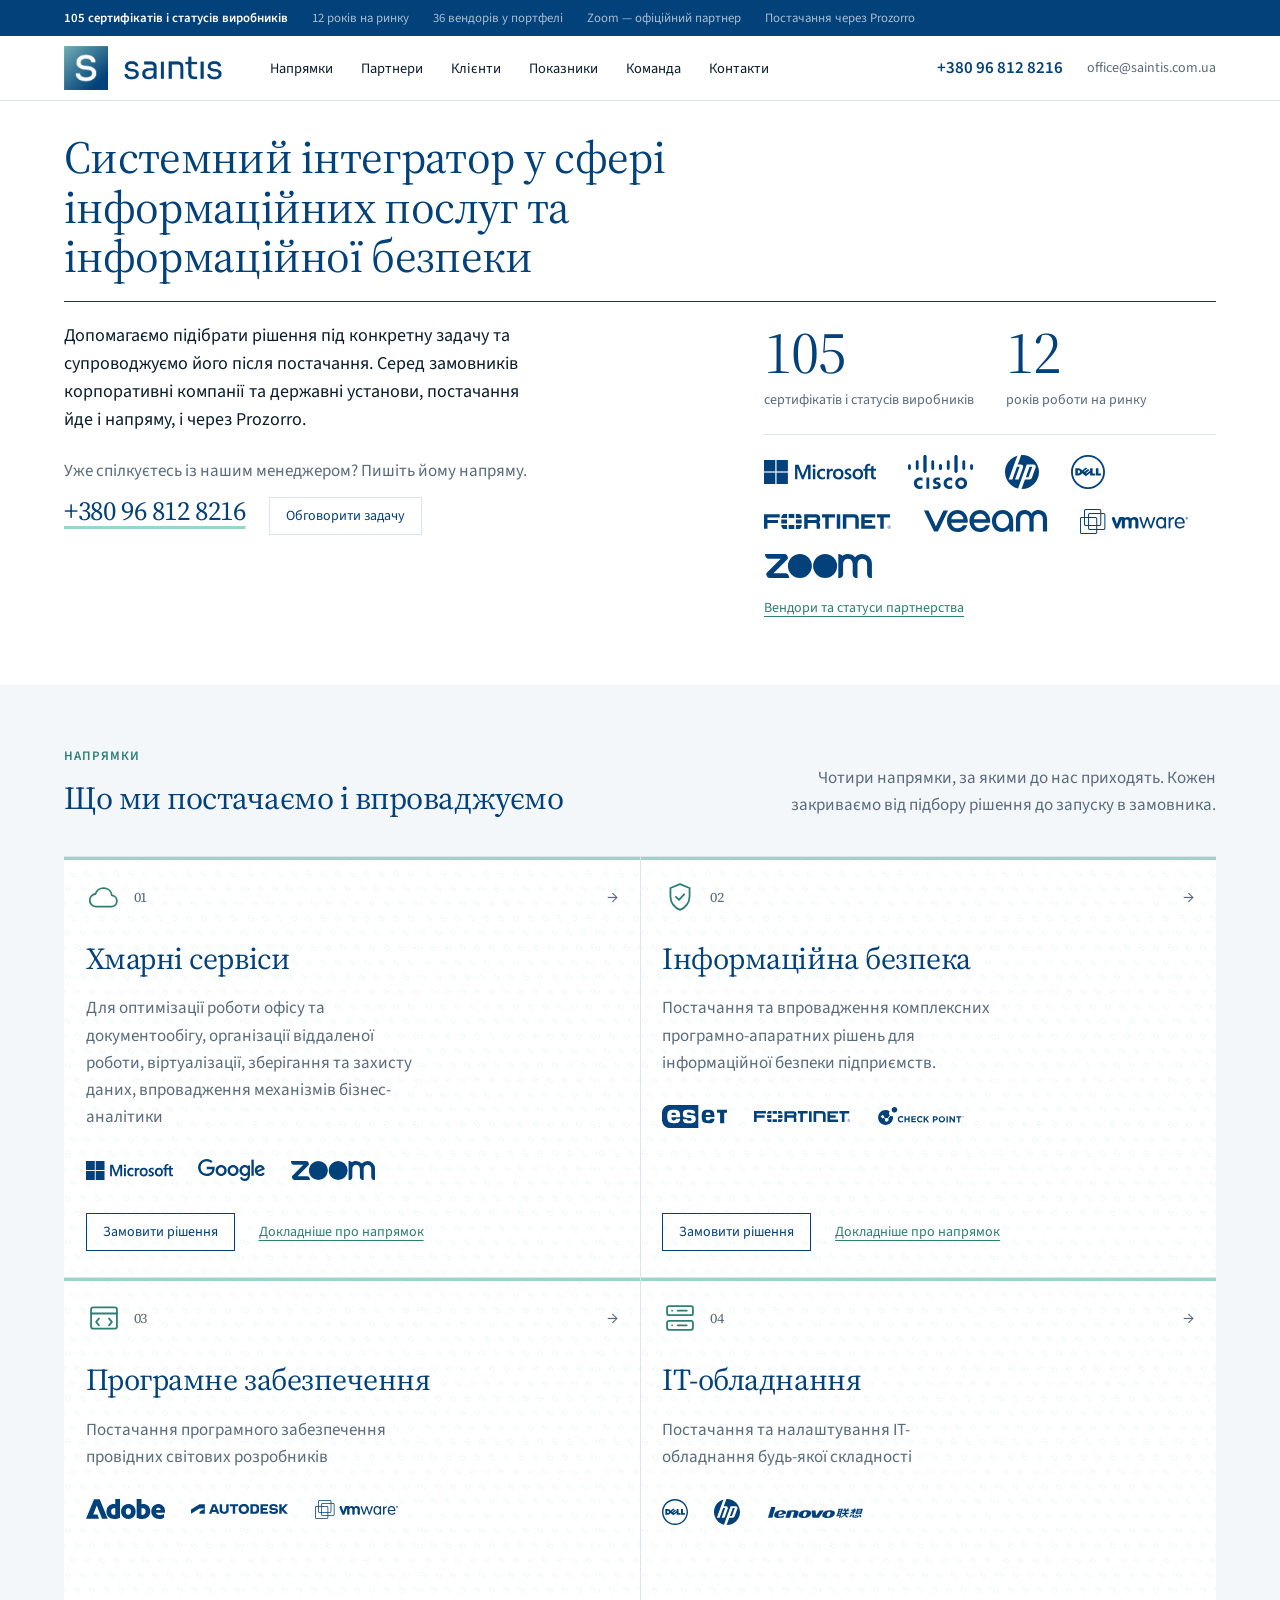
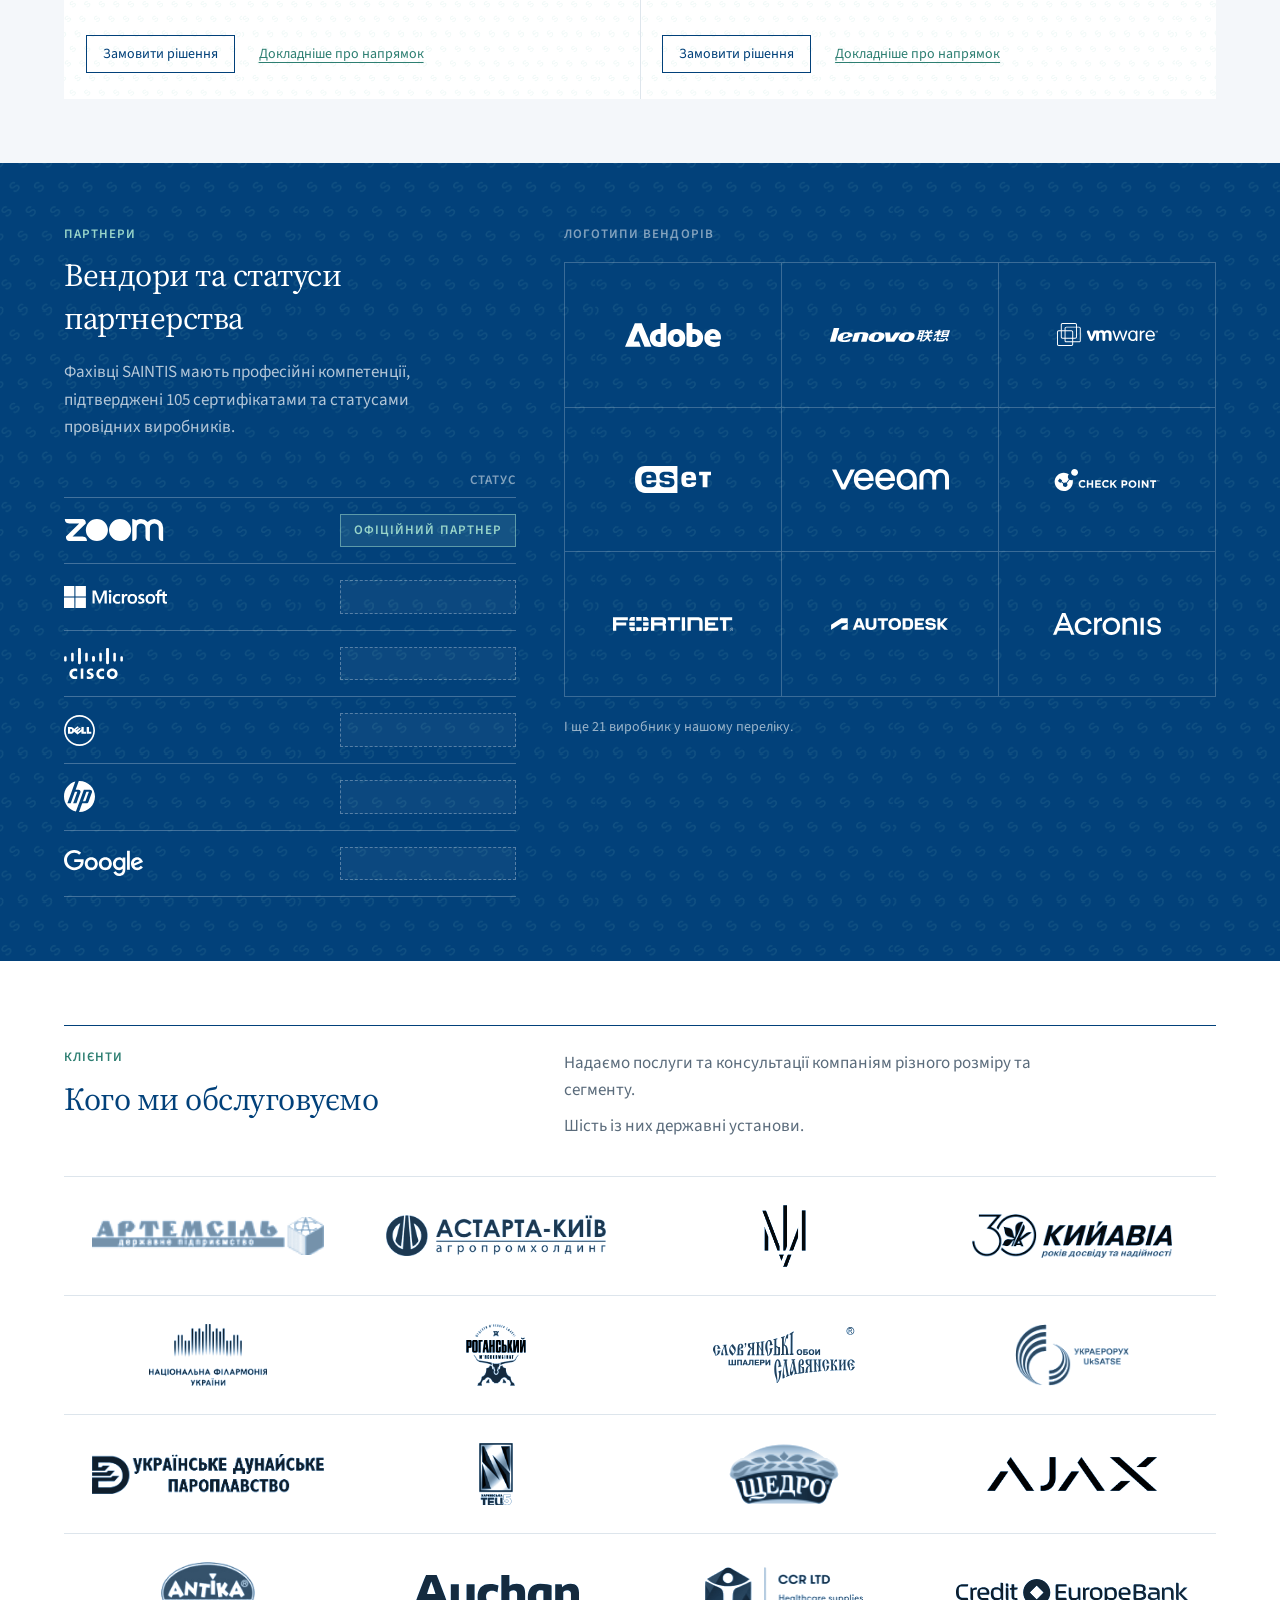
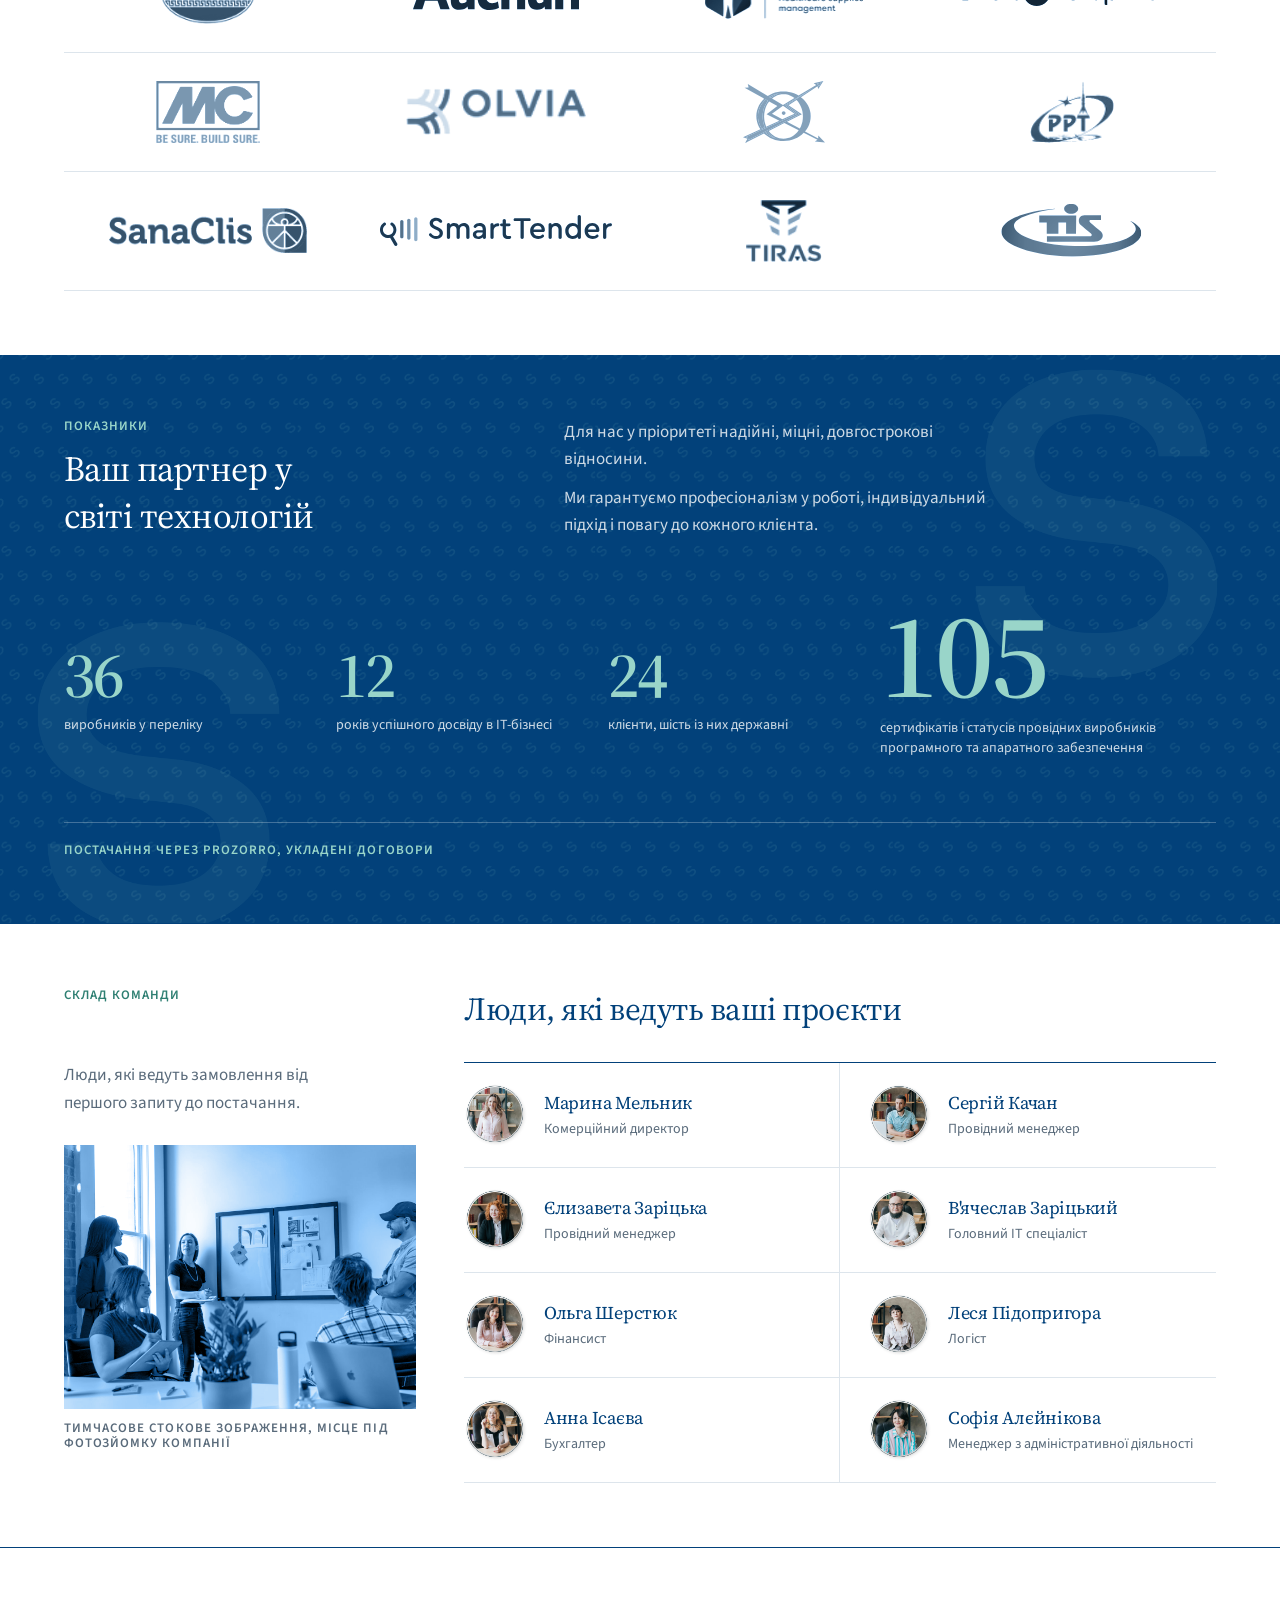
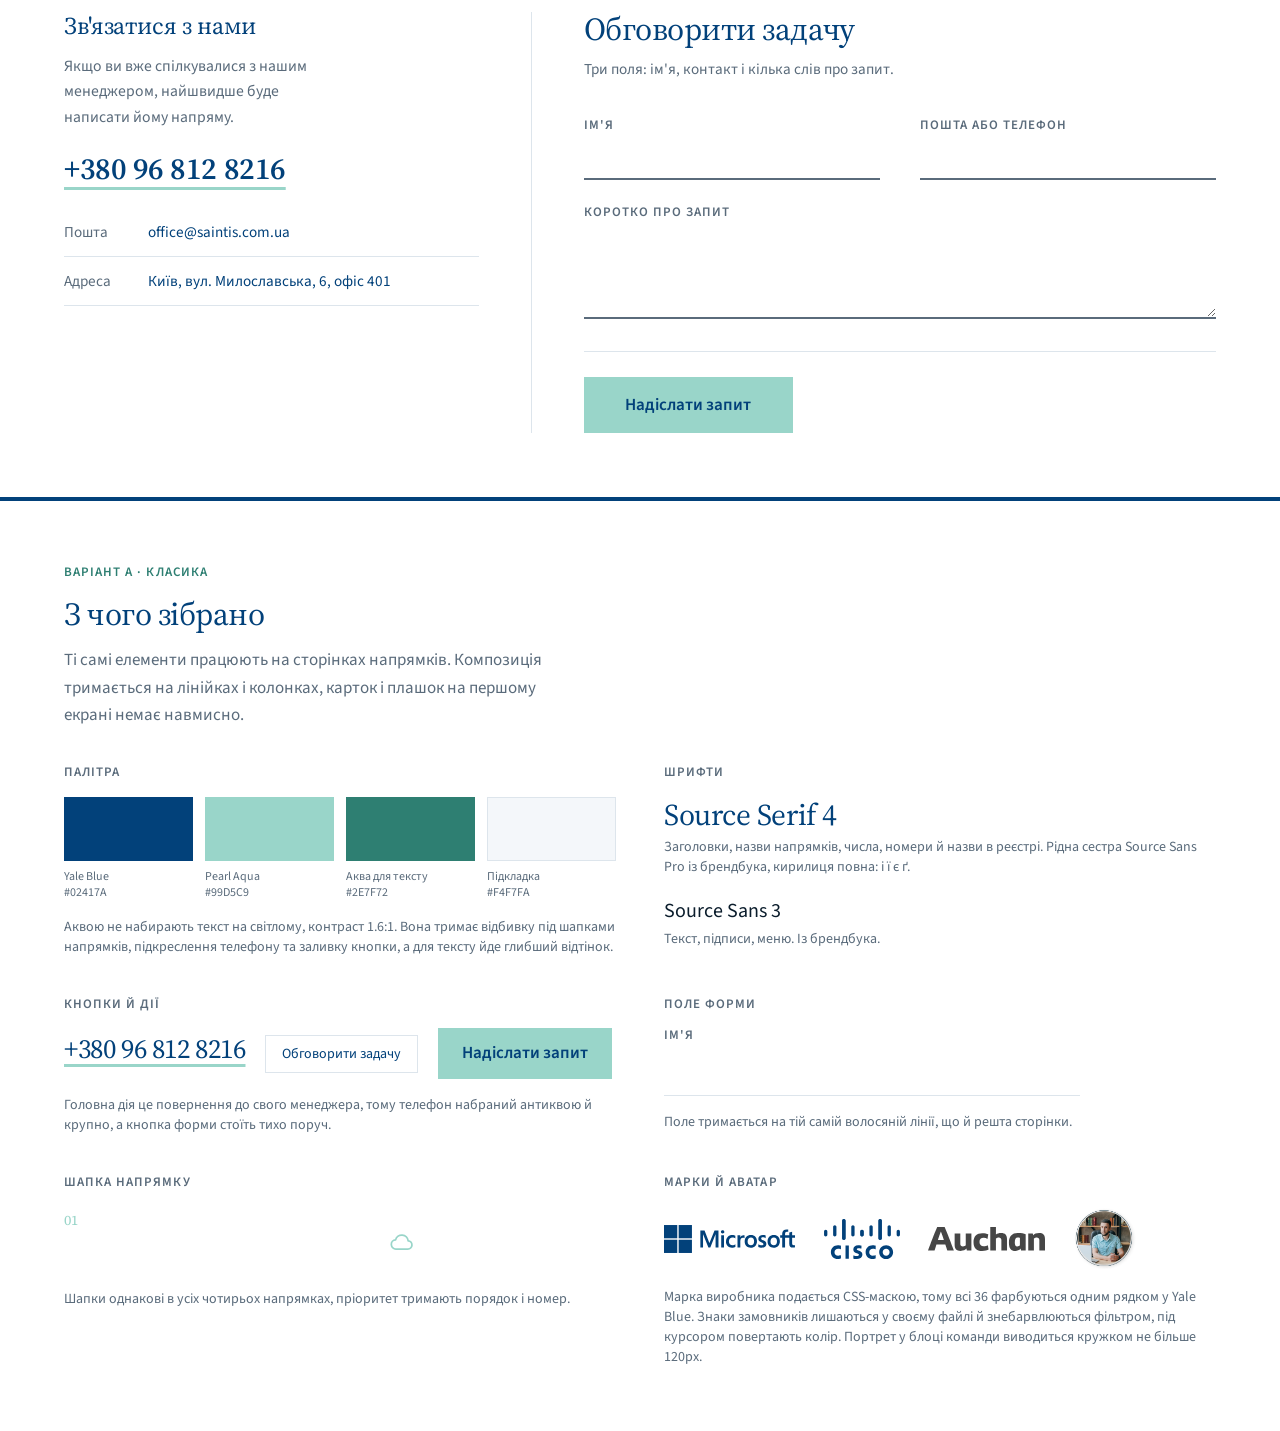
<file: v3/index.html>
<!DOCTYPE html><html lang="uk"><head><meta charset="utf-8"><meta name="viewport" content="width=device-width, initial-scale=1"><title>SAINTIS · системний інтегратор</title><meta name="description" content="Постачання та впровадження хмарних сервісів, інформаційної безпеки, програмного забезпечення та ІТ-обладнання."><meta name="robots" content="noindex"><link rel="icon" href="/brand/icon-gradient-tile.png"><link rel="preconnect" href="https://fonts.googleapis.com"><link rel="preconnect" href="https://fonts.gstatic.com" crossorigin><link rel="stylesheet" href="https://fonts.googleapis.com/css2?family=Source+Sans+3:wght@400;600&family=Source+Serif+4:opsz,wght@8..60,400;8..60,600&display=swap"><link rel="stylesheet" href="/_astro/global.Dn0qfnr8.css"><link rel="stylesheet" href="/_astro/index.pkQVrGiS.css"></head><body class="bg-white"><a href="#main" class="sr-only focus:not-sr-only focus:absolute focus:top-4 focus:left-4 focus:z-50 focus:bg-white focus:px-4 focus:py-2 focus:text-navy">До основного вмісту</a><!-- ПЕРШИЙ ПОВЕРХ ШАПКИ. Смуга статусу, прийом Bechtle і Datadog: вузький
         рядок фактів над назвою, як надзаголовкова стрічка в газеті. Тут тільки
         підтверджене, рівень партнерства стоїть в одного Zoom.
         На вузькому екрані лишається один факт і телефон: три рядки фактів
         замість шапки це не смуга, а ще один поверх. Решта фактів стоїть
         у тілі сторінки. --><div class="bg-navy text-white"><div class="field flex items-center gap-x-6 py-2 text-[0.8rem] whitespace-nowrap"><span class="font-semibold hidden sm:inline">105 сертифікатів і статусів виробників</span><span class="text-white/65 hidden sm:inline">12 років на ринку</span><span class="text-white/65 hidden xl:inline">36 вендорів у портфелі</span><span class="text-white/65">Zoom — офіційний партнер</span><span class="text-white/65 hidden xl:inline">Постачання через Prozorro</span><a class="ml-auto font-semibold text-white hover:text-aqua sm:hidden" href="tel:+380968128216">+380 96 812 8216</a></div></div><!-- ДРУГИЙ ПОВЕРХ. Логотип, меню й телефон в одному рядку.
         Логотип складений із двох брендових файлів: квадратна плитка зі знаком
         «s» і словесна марка поруч. У плитки поле обрізане під нуль, у словесної
         марки всередині файла лишається прозоре поле, тому вона стоїть тієї ж
         висоти, а її літери виходять удвічі нижчими за плитку. Це та пропорція,
         що в макеті, і вона ж дає проміжок між знаком і словом. --><header class="border-b border-hairline"><div class="field flex items-center gap-x-5 py-2.5 lg:gap-x-8"><a href="#main" aria-label="SAINTIS, на початок" class="flex shrink-0 items-center"><img src="/brand/icon-gradient-tile.png" alt="" width="1773" height="1772" class="h-10 w-10 lg:h-11 lg:w-11"><img src="/brand/logo-blue.png" alt="SAINTIS" width="3262" height="1103" class="h-10 w-auto lg:h-11"></a><nav aria-label="Основне меню" class="nav-row min-w-0 flex-1"><ul class="flex items-center gap-x-5 py-1 pr-6 text-[0.85rem] whitespace-nowrap sm:pr-4 lg:gap-x-7 lg:pr-0 lg:text-[0.9rem]"><li><a class="text-ink hover:text-aqua-ink" href="#napriamky">Напрямки</a></li><li><a class="text-ink hover:text-aqua-ink" href="#partnery">Партнери</a></li><li><a class="text-ink hover:text-aqua-ink" href="#kliienty">Клієнти</a></li><li><a class="text-ink hover:text-aqua-ink" href="#pokaznyky">Показники</a></li><li><a class="text-ink hover:text-aqua-ink" href="#komanda">Команда</a></li><li><a class="text-ink hover:text-aqua-ink" href="#kontakty">Контакти</a></li></ul></nav><div class="hidden shrink-0 items-center gap-x-6 sm:flex"><a class="font-semibold text-navy hover:text-aqua-ink" href="tel:+380968128216">+380 96 812 8216</a><a class="hidden text-sm text-muted hover:text-aqua-ink xl:block" href="mailto:office@saintis.com.ua">office@saintis.com.ua</a></div></div></header><main id="main"><!-- ПЕРШИЙ ЕКРАН. Композиція лінійками й колонками, без карток і заливок.
           Два візуальні об'єкти крім логотипа: числа антиквою і ряд марок.
           Індекс напрямків звідси прибрано: він дублював секцію напрямків,
           яка стоїть одразу під першим екраном. --><section class="field pt-6 pb-12 lg:pt-8 lg:pb-16"><h1 class="serif max-w-[34ch] text-[2rem] leading-[1.08] text-navy sm:text-[2.4rem] lg:text-[2.85rem]">Системний інтегратор у сфері інформаційних послуг та інформаційної безпеки</h1><div class="mt-5 grid gap-x-12 gap-y-8 border-t border-navy pt-5 lg:grid-cols-12"><div class="lg:col-span-7"><p class="max-w-[52ch] text-lg text-ink">Допомагаємо підібрати рішення під конкретну задачу та супроводжуємо його після постачання. Серед замовників корпоративні компанії та державні установи, постачання йде і напряму, і через Prozorro.</p><!-- Головна дія з відповіді 1.3: людина повертається до свого менеджера.
                 Форма це запасний шлях, тому вона другорядна. --><p class="mt-6 text-muted">Уже спілкуєтесь із нашим менеджером? Пишіть йому напряму.</p><div class="mt-3 flex flex-wrap items-baseline gap-x-6 gap-y-2"><a class="serif text-[1.7rem] leading-none font-semibold text-navy underline decoration-aqua decoration-[3px] underline-offset-[6px] hover:text-aqua-ink" href="tel:+380968128216">+380 96 812 8216</a><a href="#zapyt" class="border border-hairline px-4 py-2 text-sm text-navy hover:border-navy">Обговорити задачу</a></div></div><!-- Числа як входи в розділи, а не як плашки: прийом знятий у Crayon.
               Під ними другий візуальний об'єкт екрана, ряд марок. --><div class="lg:col-span-5"><div class="grid grid-cols-2 gap-x-8 gap-y-6"><a href="#partnery" class="group block"><p class="serif text-5xl leading-none text-navy lg:text-6xl">105</p><p class="mt-2 text-sm text-muted group-hover:text-aqua-ink">сертифікатів і статусів виробників</p></a><a href="#kliienty" class="group block"><p class="serif text-5xl leading-none text-navy lg:text-6xl">12</p><p class="mt-2 text-sm text-muted group-hover:text-aqua-ink">років роботи на ринку</p></a></div><!-- Вісім марок одного оптичного розміру, в один колір, без рамок.
                 Решта двадцять вісім стоять у реєстрі нижче. --><div class="mt-6 border-t border-hairline pt-5 text-navy"><div class="flex flex-wrap items-center gap-x-8 gap-y-5"><span class="vmark" role="img" aria-label="Microsoft" style="--m:url(/vendors/microsoft.svg);--h:28.1;--r:4.69;--vs:0.85"></span><span class="vmark" role="img" aria-label="Cisco" style="--m:url(/vendors/cisco.svg);--h:40;--r:1.9;--vs:0.85"></span><span class="vmark" role="img" aria-label="HP" style="--m:url(/vendors/hp.svg);--h:40;--r:1;--vs:0.85"></span><span class="vmark" role="img" aria-label="Dell" style="--m:url(/vendors/dell.svg);--h:40;--r:1;--vs:0.85"></span><span class="vmark" role="img" aria-label="Fortinet" style="--m:url(/vendors/fortinet.svg);--h:17.2;--r:8.72;--vs:0.85"></span><span class="vmark" role="img" aria-label="Veeam" style="--m:url(/vendors/veeam.svg);--h:26.3;--r:5.58;--vs:0.85"></span><span class="vmark" role="img" aria-label="VMware" style="--m:url(/vendors/vmware.svg);--h:28.9;--r:4.39;--vs:0.85"></span><span class="vmark" role="img" aria-label="Zoom" style="--m:url(/vendors/zoom.svg);--h:28.7;--r:4.45;--vs:0.85"></span></div><a href="#partnery" class="mt-5 inline-block text-sm text-aqua-ink underline underline-offset-4">Вендори та статуси партнерства</a></div></div></div></section><!-- НАПРЯМКИ. Чотири рівні поля за макетом від 21 вересня: у шапці знак
           і номер зліва, стрілка справа, далі назва, короткий опис із чинного
           сайту, ряд марок і дві дії. Абзац «як іде робота» й перелік із
           чотирьох складових прибрано: обидва були дописані виконавцем,
           такого матеріалу від замовниці немає.
           Усі чотири поля однакові за площею, кеглем, кольором і набором
           елементів. Пріоритет тримають порядок і нумерація, правило
           від 19 вересня. --><section id="napriamky" class="scroll-mt-6 bg-mist py-12 lg:py-16"><div class="field"><div class="grid gap-x-12 gap-y-3 sm:grid-cols-12"><div class="sm:col-span-7"><p class="label-type text-aqua-ink">Напрямки</p><h2 class="serif mt-3 text-2xl text-navy lg:text-[2rem]">Що ми постачаємо і впроваджуємо</h2></div><p class="text-muted sm:col-span-5 sm:self-end sm:text-right">Чотири напрямки, за якими до нас приходять. Кожен закриваємо від підбору рішення до запуску в замовника.</p></div><ul class="dirs mt-9 grid gap-px border-t border-hairline bg-hairline sm:grid-cols-2"><li id="hmary" class="dir scroll-mt-6"><div class="dir-head"><div class="flex items-center gap-x-3"><svg class="dir-icon h-9 w-9 shrink-0 text-aqua-ink" viewBox="0 0 32 32" fill="none" stroke="currentColor" stroke-width="1.6" stroke-linecap="round" stroke-linejoin="round" aria-hidden="true"><path d="M9.5 24.5h13a5 5 0 0 0 .5-9.97 7.5 7.5 0 0 0-14.6-1.2A4.6 4.6 0 0 0 9.5 24.5Z"></path></svg><span class="serif text-sm text-muted tabular-nums">01</span></div><span aria-hidden="true" class="dir-arrow text-lg text-muted">&#8594;</span></div><div class="dir-body"><h3 class="serif mt-5 text-[1.6rem] text-navy lg:text-[1.9rem]">Хмарні сервіси</h3><p class="mt-3 max-w-[42ch] text-muted">Для оптимізації роботи офісу та документообігу, організації віддаленої роботи, віртуалізації, зберігання та захисту даних, впровадження механізмів бізнес-аналітики</p><div class="dir-marks mt-7 text-navy"><span class="vmark" role="img" aria-label="Microsoft" style="--m:url(/vendors/microsoft.svg);--h:28.1;--r:4.69;--vs:0.66"></span><span class="vmark" role="img" aria-label="Google" style="--m:url(/vendors/google.svg);--h:33.5;--r:3.04;--vs:0.66"></span><span class="vmark" role="img" aria-label="Zoom" style="--m:url(/vendors/zoom.svg);--h:28.7;--r:4.45;--vs:0.66"></span></div><div class="dir-cta mt-auto flex flex-wrap items-center gap-x-6 gap-y-3 pt-8"><a href="#zapyt" class="border border-navy px-4 py-2 text-sm text-navy transition-colors hover:bg-navy hover:text-white">Замовити рішення</a><a href="#hmary" class="text-sm text-aqua-ink underline underline-offset-4 hover:text-navy">Докладніше про напрямок</a></div></div></li><li id="bezpeka" class="dir scroll-mt-6"><div class="dir-head"><div class="flex items-center gap-x-3"><svg class="dir-icon h-9 w-9 shrink-0 text-aqua-ink" viewBox="0 0 32 32" fill="none" stroke="currentColor" stroke-width="1.6" stroke-linecap="round" stroke-linejoin="round" aria-hidden="true"><path d="M16 4.5 7.5 8v7.5c0 5.4 3.5 10.1 8.5 11.9 5-1.8 8.5-6.5 8.5-11.9V8L16 4.5Z"></path><path d="m12.4 15.8 2.7 2.7 4.6-4.9"></path></svg><span class="serif text-sm text-muted tabular-nums">02</span></div><span aria-hidden="true" class="dir-arrow text-lg text-muted">&#8594;</span></div><div class="dir-body"><h3 class="serif mt-5 text-[1.6rem] text-navy lg:text-[1.9rem]">Інформаційна безпека</h3><p class="mt-3 max-w-[42ch] text-muted">Постачання та впровадження комплексних програмно-апаратних рішень для інформаційної безпеки підприємств.</p><div class="dir-marks mt-7 text-navy"><span class="vmark" role="img" aria-label="ESET" style="--m:url(/vendors/eset.svg);--h:34.5;--r:2.83;--vs:0.66"></span><span class="vmark" role="img" aria-label="Fortinet" style="--m:url(/vendors/fortinet.svg);--h:17.2;--r:8.72;--vs:0.66"></span><span class="vmark" role="img" aria-label="Check Point" style="--m:url(/vendors/checkpoint.svg);--h:28;--r:4.76;--vs:0.66"></span></div><div class="dir-cta mt-auto flex flex-wrap items-center gap-x-6 gap-y-3 pt-8"><a href="#zapyt" class="border border-navy px-4 py-2 text-sm text-navy transition-colors hover:bg-navy hover:text-white">Замовити рішення</a><a href="#bezpeka" class="text-sm text-aqua-ink underline underline-offset-4 hover:text-navy">Докладніше про напрямок</a></div></div></li><li id="zabezpechennia" class="dir scroll-mt-6"><div class="dir-head"><div class="flex items-center gap-x-3"><svg class="dir-icon h-9 w-9 shrink-0 text-aqua-ink" viewBox="0 0 32 32" fill="none" stroke="currentColor" stroke-width="1.6" stroke-linecap="round" stroke-linejoin="round" aria-hidden="true"><rect x="4.5" y="6.5" width="23" height="19" rx="2"></rect><path d="M4.5 12h23"></path><path d="m11.5 16.5-2.5 3 2.5 3M20.5 16.5l2.5 3-2.5 3"></path></svg><span class="serif text-sm text-muted tabular-nums">03</span></div><span aria-hidden="true" class="dir-arrow text-lg text-muted">&#8594;</span></div><div class="dir-body"><h3 class="serif mt-5 text-[1.6rem] text-navy lg:text-[1.9rem]">Програмне забезпечення</h3><p class="mt-3 max-w-[42ch] text-muted">Постачання програмного забезпечення провідних світових розробників</p><div class="dir-marks mt-7 text-navy"><span class="vmark" role="img" aria-label="Adobe" style="--m:url(/vendors/adobe.svg);--h:30;--r:4;--vs:0.66"></span><span class="vmark" role="img" aria-label="Autodesk" style="--m:url(/vendors/autodesk.svg);--h:15.4;--r:9.74;--vs:0.66"></span><span class="vmark" role="img" aria-label="VMware" style="--m:url(/vendors/vmware.svg);--h:28.9;--r:4.39;--vs:0.66"></span></div><div class="dir-cta mt-auto flex flex-wrap items-center gap-x-6 gap-y-3 pt-8"><a href="#zapyt" class="border border-navy px-4 py-2 text-sm text-navy transition-colors hover:bg-navy hover:text-white">Замовити рішення</a><a href="#zabezpechennia" class="text-sm text-aqua-ink underline underline-offset-4 hover:text-navy">Докладніше про напрямок</a></div></div></li><li id="obladnannia" class="dir scroll-mt-6"><div class="dir-head"><div class="flex items-center gap-x-3"><svg class="dir-icon h-9 w-9 shrink-0 text-aqua-ink" viewBox="0 0 32 32" fill="none" stroke="currentColor" stroke-width="1.6" stroke-linecap="round" stroke-linejoin="round" aria-hidden="true"><rect x="4.5" y="5.5" width="23" height="8" rx="1.8"></rect><rect x="4.5" y="18.5" width="23" height="8" rx="1.8"></rect><path d="M9 9.5h.02M9 22.5h.02"></path><path d="M14 9.5h8M14 22.5h8"></path></svg><span class="serif text-sm text-muted tabular-nums">04</span></div><span aria-hidden="true" class="dir-arrow text-lg text-muted">&#8594;</span></div><div class="dir-body"><h3 class="serif mt-5 text-[1.6rem] text-navy lg:text-[1.9rem]">ІТ-обладнання</h3><p class="mt-3 max-w-[42ch] text-muted">Постачання та налаштування ІТ-обладнання будь-якої складності</p><div class="dir-marks mt-7 text-navy"><span class="vmark" role="img" aria-label="Dell" style="--m:url(/vendors/dell.svg);--h:40;--r:1;--vs:0.66"></span><span class="vmark" role="img" aria-label="HP" style="--m:url(/vendors/hp.svg);--h:40;--r:1;--vs:0.66"></span><span class="vmark" role="img" aria-label="Lenovo" style="--m:url(/vendors/lenovo.svg);--h:17.4;--r:8.62;--vs:0.66"></span></div><div class="dir-cta mt-auto flex flex-wrap items-center gap-x-6 gap-y-3 pt-8"><a href="#zapyt" class="border border-navy px-4 py-2 text-sm text-navy transition-colors hover:bg-navy hover:text-white">Замовити рішення</a><a href="#obladnannia" class="text-sm text-aqua-ink underline underline-offset-4 hover:text-navy">Докладніше про напрямок</a></div></div></li></ul></div></section><!-- ПАРТНЕРИ. Два яруси на синьому полі: ліворуч перелік найбільших марок
           із рівнем партнерства, праворуч сітка з дев'яти наступних. Перетину
           між ярусами немає, перевірка стоїть у шапці файла.
           Рівень підтверджений тільки в Zoom, решта рядків і карток тримають
           порожнє місце під значення: своїх статусів компанія ще не давала. --><section id="partnery" class="patterned scroll-mt-6 bg-navy py-12 text-white lg:py-16"><div class="field grid gap-x-12 gap-y-10 lg:grid-cols-12"><div class="lg:col-span-5"><p class="label-type text-aqua">Партнери</p><h2 class="serif mt-3 text-2xl lg:text-[2rem]">Вендори та статуси партнерства</h2><p class="mt-5 max-w-[46ch] text-white/70">Фахівці SAINTIS мають професійні компетенції, підтверджені 105 сертифікатами та статусами провідних виробників.</p><p class="label-type mt-8 text-right text-white/50">Статус</p><ul class="mt-2 border-t border-white/25"><li class="flex items-center justify-between gap-6 border-b border-white/25 py-4"><span class="vmark" role="img" aria-label="Zoom" style="--m:url(/vendors/zoom.svg);--h:28.7;--r:4.45;--vs:0.78"></span><span class="vstatus vstatus--set label-type text-aqua">Офіційний партнер</span></li><li class="flex items-center justify-between gap-6 border-b border-white/25 py-4"><span class="vmark" role="img" aria-label="Microsoft" style="--m:url(/vendors/microsoft.svg);--h:28.1;--r:4.69;--vs:0.78"></span><span class="vstatus" aria-hidden="true"></span></li><li class="flex items-center justify-between gap-6 border-b border-white/25 py-4"><span class="vmark" role="img" aria-label="Cisco" style="--m:url(/vendors/cisco.svg);--h:40;--r:1.9;--vs:0.78"></span><span class="vstatus" aria-hidden="true"></span></li><li class="flex items-center justify-between gap-6 border-b border-white/25 py-4"><span class="vmark" role="img" aria-label="Dell" style="--m:url(/vendors/dell.svg);--h:40;--r:1;--vs:0.78"></span><span class="vstatus" aria-hidden="true"></span></li><li class="flex items-center justify-between gap-6 border-b border-white/25 py-4"><span class="vmark" role="img" aria-label="HP" style="--m:url(/vendors/hp.svg);--h:40;--r:1;--vs:0.78"></span><span class="vstatus" aria-hidden="true"></span></li><li class="flex items-center justify-between gap-6 border-b border-white/25 py-4"><span class="vmark" role="img" aria-label="Google" style="--m:url(/vendors/google.svg);--h:33.5;--r:3.04;--vs:0.78"></span><span class="vstatus" aria-hidden="true"></span></li></ul></div><div class="lg:col-span-7"><p class="label-type text-white/50">Логотипи вендорів</p><ul class="vgrid mt-5 grid grid-cols-2 sm:grid-cols-3"><li class="vcell" tabindex="0"><span class="vmark" role="img" aria-label="Adobe" style="--m:url(/vendors/adobe.svg);--h:30;--r:4;--vs:0.8"></span><span class="vcard" aria-hidden="true"><span class="serif text-[1.15rem] leading-tight">Adobe</span><span><span class="label-type block text-[0.6rem] text-aqua">Статус партнерства</span><span class="vslot"></span></span><span><span class="label-type block text-[0.6rem] text-aqua">Напрямок</span><span class="vslot"></span></span></span></li><li class="vcell" tabindex="0"><span class="vmark" role="img" aria-label="Lenovo" style="--m:url(/vendors/lenovo.svg);--h:17.4;--r:8.62;--vs:0.8"></span><span class="vcard" aria-hidden="true"><span class="serif text-[1.15rem] leading-tight">Lenovo</span><span><span class="label-type block text-[0.6rem] text-aqua">Статус партнерства</span><span class="vslot"></span></span><span><span class="label-type block text-[0.6rem] text-aqua">Напрямок</span><span class="vslot"></span></span></span></li><li class="vcell" tabindex="0"><span class="vmark" role="img" aria-label="VMware" style="--m:url(/vendors/vmware.svg);--h:28.9;--r:4.39;--vs:0.8"></span><span class="vcard" aria-hidden="true"><span class="serif text-[1.15rem] leading-tight">VMware</span><span><span class="label-type block text-[0.6rem] text-aqua">Статус партнерства</span><span class="vslot"></span></span><span><span class="label-type block text-[0.6rem] text-aqua">Напрямок</span><span class="vslot"></span></span></span></li><li class="vcell" tabindex="0"><span class="vmark" role="img" aria-label="ESET" style="--m:url(/vendors/eset.svg);--h:34.5;--r:2.83;--vs:0.8"></span><span class="vcard" aria-hidden="true"><span class="serif text-[1.15rem] leading-tight">ESET</span><span><span class="label-type block text-[0.6rem] text-aqua">Статус партнерства</span><span class="vslot"></span></span><span><span class="label-type block text-[0.6rem] text-aqua">Напрямок</span><span class="vslot"></span></span></span></li><li class="vcell" tabindex="0"><span class="vmark" role="img" aria-label="Veeam" style="--m:url(/vendors/veeam.svg);--h:26.3;--r:5.58;--vs:0.8"></span><span class="vcard" aria-hidden="true"><span class="serif text-[1.15rem] leading-tight">Veeam</span><span><span class="label-type block text-[0.6rem] text-aqua">Статус партнерства</span><span class="vslot"></span></span><span><span class="label-type block text-[0.6rem] text-aqua">Напрямок</span><span class="vslot"></span></span></span></li><li class="vcell" tabindex="0"><span class="vmark" role="img" aria-label="Check Point" style="--m:url(/vendors/checkpoint.svg);--h:28;--r:4.76;--vs:0.8"></span><span class="vcard" aria-hidden="true"><span class="serif text-[1.15rem] leading-tight">Check Point</span><span><span class="label-type block text-[0.6rem] text-aqua">Статус партнерства</span><span class="vslot"></span></span><span><span class="label-type block text-[0.6rem] text-aqua">Напрямок</span><span class="vslot"></span></span></span></li><li class="vcell" tabindex="0"><span class="vmark" role="img" aria-label="Fortinet" style="--m:url(/vendors/fortinet.svg);--h:17.2;--r:8.72;--vs:0.8"></span><span class="vcard" aria-hidden="true"><span class="serif text-[1.15rem] leading-tight">Fortinet</span><span><span class="label-type block text-[0.6rem] text-aqua">Статус партнерства</span><span class="vslot"></span></span><span><span class="label-type block text-[0.6rem] text-aqua">Напрямок</span><span class="vslot"></span></span></span></li><li class="vcell" tabindex="0"><span class="vmark" role="img" aria-label="Autodesk" style="--m:url(/vendors/autodesk.svg);--h:15.4;--r:9.74;--vs:0.8"></span><span class="vcard" aria-hidden="true"><span class="serif text-[1.15rem] leading-tight">Autodesk</span><span><span class="label-type block text-[0.6rem] text-aqua">Статус партнерства</span><span class="vslot"></span></span><span><span class="label-type block text-[0.6rem] text-aqua">Напрямок</span><span class="vslot"></span></span></span></li><li class="vcell" tabindex="0"><span class="vmark" role="img" aria-label="Acronis" style="--m:url(/vendors/acronis.svg);--h:27.6;--r:4.92;--vs:0.8"></span><span class="vcard" aria-hidden="true"><span class="serif text-[1.15rem] leading-tight">Acronis</span><span><span class="label-type block text-[0.6rem] text-aqua">Статус партнерства</span><span class="vslot"></span></span><span><span class="label-type block text-[0.6rem] text-aqua">Напрямок</span><span class="vslot"></span></span></span></li></ul><p class="mt-5 text-sm text-white/60">І ще 21 виробник у нашому переліку.</p></div></div></section><!-- КЛІЄНТИ. 24 марки на світлому полі. Логотипи замовників живуть тільки
           тут: на Yale Blue вибілювання перетворює знаки з ілюстрацією всередині
           на білі плями, CONTENT.md. Сітка рівна, за абеткою, останній ряд
           повний: 24 діляться і на два, і на три, і на чотири. --><section id="kliienty" class="field scroll-mt-6 py-12 lg:py-16"><div class="grid gap-x-12 gap-y-4 border-t border-navy pt-6 lg:grid-cols-12"><div class="lg:col-span-5"><p class="label-type text-aqua-ink">Клієнти</p><h2 class="serif mt-3 text-2xl text-navy lg:text-[2rem]">Кого ми обслуговуємо</h2></div><div class="lg:col-span-7"><p class="max-w-[60ch] text-muted">Надаємо послуги та консультації компаніям різного розміру та сегменту.</p><p class="mt-2 text-muted">Шість із них державні установи.</p></div></div><ul class="cwall mt-9 grid grid-cols-2 border-t border-hairline sm:grid-cols-3 lg:grid-cols-4"><li class="flex items-center justify-center border-b border-hairline px-3 py-7"><span class="cm"><img src="/clients/artemsil.png" alt="Артемсіль" loading="lazy" width="150" height="25" style="--h:24.5"></span></li><li class="flex items-center justify-center border-b border-hairline px-3 py-7"><span class="cm"><img src="/clients/astarta.png" alt="АСТАРТА-КИЇВ" loading="lazy" width="142" height="27" style="--h:26.8"></span></li><li class="flex items-center justify-center border-b border-hairline px-3 py-7"><span class="cm"><img src="/clients/vaks.png" alt="Вищий антикорупційний суд" loading="lazy" width="29" height="40" style="--h:40"></span></li><li class="flex items-center justify-center border-b border-hairline px-3 py-7"><span class="cm"><img src="/clients/kiyavia.png" alt="Кий Авіа" loading="lazy" width="129" height="29" style="--h:28.5"></span></li><li class="flex items-center justify-center border-b border-hairline px-3 py-7"><span class="cm"><img src="/clients/filarmonia.png" alt="Національна філармонія України" loading="lazy" width="76" height="40" style="--h:40"></span></li><li class="flex items-center justify-center border-b border-hairline px-3 py-7"><span class="cm"><img src="/clients/rogan.png" alt="Роганський м'ясокомбінат" loading="lazy" width="39" height="40" style="--h:40"></span></li><li class="flex items-center justify-center border-b border-hairline px-3 py-7"><span class="cm cm--pale"><img src="/clients/slavoboi.svg" alt="Слов'янські шпалери" loading="lazy" width="91" height="36" style="--h:36"></span></li><li class="flex items-center justify-center border-b border-hairline px-3 py-7"><span class="cm"><img src="/clients/uksatse.png" alt="Украерорух" loading="lazy" width="73" height="40" style="--h:40"></span></li><li class="flex items-center justify-center border-b border-hairline px-3 py-7"><span class="cm"><img src="/clients/udp.png" alt="Українське Дунайське пароплавство" loading="lazy" width="149" height="26" style="--h:26"></span></li><li class="flex items-center justify-center border-b border-hairline px-3 py-7"><span class="cm"><img src="/clients/tec5.png" alt="Харківська ТЕЦ-5" loading="lazy" width="22" height="40" style="--h:40"></span></li><li class="flex items-center justify-center border-b border-hairline px-3 py-7"><span class="cm"><img src="/clients/shchedro.png" alt="Щедро" loading="lazy" width="72" height="40" style="--h:40"></span></li><li class="flex items-center justify-center border-b border-hairline px-3 py-7"><span class="cm"><img src="/clients/ajax.png" alt="AJAX" loading="lazy" width="109" height="22" style="--h:22"></span></li><li class="flex items-center justify-center border-b border-hairline px-3 py-7"><span class="cm"><img src="/clients/antika.png" alt="ANTIKA" loading="lazy" width="60" height="40" style="--h:40"></span></li><li class="flex items-center justify-center border-b border-hairline px-3 py-7"><span class="cm"><img src="/clients/auchan.svg" alt="Auchan" loading="lazy" width="107" height="22" style="--h:22.4"></span></li><li class="flex items-center justify-center border-b border-hairline px-3 py-7"><span class="cm"><img src="/clients/ccr.png" alt="CCR LTD" loading="lazy" width="101" height="34" style="--h:33.6"></span></li><li class="flex items-center justify-center border-b border-hairline px-3 py-7"><span class="cm"><img src="/clients/crediteurope.svg" alt="Credit Europe Bank" loading="lazy" width="150" height="19" style="--h:19"></span></li><li class="flex items-center justify-center border-b border-hairline px-3 py-7"><span class="cm"><img src="/clients/mcbauchemie.png" alt="MC-Bauchemie" loading="lazy" width="67" height="40" style="--h:40"></span></li><li class="flex items-center justify-center border-b border-hairline px-3 py-7"><span class="cm"><img src="/clients/olvia.png" alt="OLVIA" loading="lazy" width="116" height="31" style="--h:30.7"></span></li><li class="flex items-center justify-center border-b border-hairline px-3 py-7"><span class="cm"><img src="/clients/oriongroup.svg" alt="ORION.GROUP" loading="lazy" width="53" height="40" style="--h:40"></span></li><li class="flex items-center justify-center border-b border-hairline px-3 py-7"><span class="cm"><img src="/clients/ppt.png" alt="PPT" loading="lazy" width="54" height="40" style="--h:40"></span></li><li class="flex items-center justify-center border-b border-hairline px-3 py-7"><span class="cm"><img src="/clients/sanaclis.png" alt="SanaClis" loading="lazy" width="127" height="29" style="--h:28.8"></span></li><li class="flex items-center justify-center border-b border-hairline px-3 py-7"><span class="cm"><img src="/clients/smarttender.svg" alt="SmartTender" loading="lazy" width="150" height="20" style="--h:19.8"></span></li><li class="flex items-center justify-center border-b border-hairline px-3 py-7"><span class="cm"><img src="/clients/tiras.png" alt="TIRAS" loading="lazy" width="48" height="40" style="--h:40"></span></li><li class="flex items-center justify-center border-b border-hairline px-3 py-7"><span class="cm"><img src="/clients/tis.svg" alt="TIS" loading="lazy" width="93" height="36" style="--h:35.5"></span></li></ul></section><!-- ПОКАЗНИКИ. Пауза між двома щільними переліками. Композиція з макета:
           заголовок і два речення зверху, під ними чотири числа, де 105 веде
           решту кеглем, унизу рядок про Prozorro за волосяною лінійкою.
           Три менші числа стоять сходинкою, як у макеті: 12 окремо, 36 і 24
           поруч під ним. --><section id="pokaznyky" class="patterned scroll-mt-6 overflow-hidden bg-navy py-12 text-white lg:py-16"><span aria-hidden="true" class="mark-corner" style="top: -16%; right: -6%"></span><span aria-hidden="true" class="mark-corner" style="bottom: -20%; left: -8%; rotate: 180deg"></span><div class="field"><div class="grid gap-x-12 gap-y-6 lg:grid-cols-12"><div class="lg:col-span-5"><p class="label-type text-aqua">Показники</p><h2 class="serif mt-3 max-w-[16ch] text-2xl lg:text-[2.2rem]">Ваш партнер у світі технологій</h2></div><div class="max-w-[54ch] text-white/80 lg:col-span-7"><p>Для нас у пріоритеті надійні, міцні, довгострокові відносини.</p><p class="mt-3">Ми гарантуємо професіоналізм у роботі, індивідуальний підхід і повагу до кожного клієнта.</p></div></div><ul class="figs mt-12 lg:mt-16"><li class="fig-cell"><span class="fig block text-aqua">36</span><p class="mt-3 text-sm text-white/80">виробників у переліку</p></li><li class="fig-cell"><span class="fig block text-aqua">12</span><p class="mt-3 text-sm text-white/80">років успішного досвіду в ІТ-бізнесі</p></li><li class="fig-cell"><span class="fig block text-aqua">24</span><p class="mt-3 text-sm text-white/80">клієнти, шість із них державні</p></li><li class="fig-cell fig-cell--lead"><span class="fig fig-xl block text-aqua">105</span><p class="mt-3 text-sm text-white/80">сертифікатів і статусів провідних виробників програмного та апаратного забезпечення</p></li></ul><p class="label-type mt-12 border-t border-white/25 pt-5 text-aqua lg:mt-16">Постачання через Prozorro, укладені договори</p></div></section><!-- КОМАНДА. Композиція з макета: вузька ліва колонка з підводкою
           і знімком, праворуч перелік у два стовпці з портретом у рядку.
           Портрети з чинного сайту, файли 240×240, круг вшитий у картинку.
           Знімок офісу стоковий. Він знебарвлений у дуотон і підписаний дрібним
           регістром як заглушка: макет читає замовниця, і підпис показує їй,
           що саме тут замінює власна зйомка. Alt лишається порожнім, підпис несе
           текст сам. Перед бойовим запуском знімок і підпис ідуть разом,
           контрольний список у Deliverables. --><section id="komanda" class="scroll-mt-6 border-t border-navy py-12 lg:py-16"><div class="field"><div class="grid gap-x-12 gap-y-4 lg:grid-cols-12"><div class="lg:col-span-4"><p class="label-type text-aqua-ink">Склад команди</p></div><div class="lg:col-span-8"><h2 class="serif text-2xl text-navy lg:text-[2rem]">Люди, які ведуть ваші проєкти</h2></div></div><div class="mt-8 grid gap-x-12 gap-y-10 lg:grid-cols-12"><div class="lg:col-span-4"><p class="max-w-[38ch] text-muted">Люди, які ведуть замовлення від першого запиту до постачання.</p><figure class="mt-7"><span class="duo block"><img src="/photos/team.jpg" alt="" loading="lazy" class="aspect-[4/3] w-full object-cover"></span><figcaption class="label-type mt-3 text-muted">Тимчасове стокове зображення, місце під фотозйомку компанії</figcaption></figure></div><ul class="staff grid border-t border-navy sm:grid-cols-2 lg:col-span-8"><li class="flex items-center gap-x-4 border-b border-hairline py-5"><img src="/team/melnyk.png" alt="" width="240" height="240" loading="lazy" class="h-16 w-16 shrink-0 object-contain"><div class="min-w-0"><p class="serif text-lg leading-tight text-navy">Марина Мельник</p><p class="mt-1 text-sm text-muted">Комерційний директор</p></div></li><li class="flex items-center gap-x-4 border-b border-hairline py-5"><img src="/team/kachan.png" alt="" width="240" height="240" loading="lazy" class="h-16 w-16 shrink-0 object-contain"><div class="min-w-0"><p class="serif text-lg leading-tight text-navy">Сергій Качан</p><p class="mt-1 text-sm text-muted">Провідний менеджер</p></div></li><li class="flex items-center gap-x-4 border-b border-hairline py-5"><img src="/team/zaritska.png" alt="" width="240" height="240" loading="lazy" class="h-16 w-16 shrink-0 object-contain"><div class="min-w-0"><p class="serif text-lg leading-tight text-navy">Єлизавета Заріцька</p><p class="mt-1 text-sm text-muted">Провідний менеджер</p></div></li><li class="flex items-center gap-x-4 border-b border-hairline py-5"><img src="/team/zaritskyi.png" alt="" width="240" height="240" loading="lazy" class="h-16 w-16 shrink-0 object-contain"><div class="min-w-0"><p class="serif text-lg leading-tight text-navy">В&#39;ячеслав Заріцький</p><p class="mt-1 text-sm text-muted">Головний IT спеціаліст</p></div></li><li class="flex items-center gap-x-4 border-b border-hairline py-5"><img src="/team/sherstiuk.png" alt="" width="240" height="240" loading="lazy" class="h-16 w-16 shrink-0 object-contain"><div class="min-w-0"><p class="serif text-lg leading-tight text-navy">Ольга Шерстюк</p><p class="mt-1 text-sm text-muted">Фінансист</p></div></li><li class="flex items-center gap-x-4 border-b border-hairline py-5"><img src="/team/pidopryhora.png" alt="" width="240" height="240" loading="lazy" class="h-16 w-16 shrink-0 object-contain"><div class="min-w-0"><p class="serif text-lg leading-tight text-navy">Леся Підопригора</p><p class="mt-1 text-sm text-muted">Логіст</p></div></li><li class="flex items-center gap-x-4 border-b border-hairline py-5"><img src="/team/isaieva.png" alt="" width="240" height="240" loading="lazy" class="h-16 w-16 shrink-0 object-contain"><div class="min-w-0"><p class="serif text-lg leading-tight text-navy">Анна Ісаєва</p><p class="mt-1 text-sm text-muted">Бухгалтер</p></div></li><li class="flex items-center gap-x-4 border-b border-hairline py-5"><img src="/team/alieinikova.png" alt="" width="240" height="240" loading="lazy" class="h-16 w-16 shrink-0 object-contain"><div class="min-w-0"><p class="serif text-lg leading-tight text-navy">Софія Алєйнікова</p><p class="mt-1 text-sm text-muted">Менеджер з адміністративної діяльності</p></div></li></ul></div></div></section><!-- КОНТАКТ. Форма веде: вона стоїть ширшою колонкою під власною
           лінійкою, контакти й телефон пішли у вужчу колонку ліворуч.
           Секція лишається на білому аркуші, синьої панелі під формою немає.
           Стилі секції лежать у блоці style is:global вище. --><section id="kontakty" class="scroll-mt-6 border-t border-navy"><div class="field contact-grid"><div><h2 class="serif contact-title">Зв'язатися з нами</h2><p class="contact-lead">Якщо ви вже спілкувалися з нашим менеджером, найшвидше буде написати йому напряму.</p><a class="serif contact-phone" href="tel:+380968128216">+380 96 812 8216</a><dl class="contact-list"><div class="contact-row"><dt>Пошта</dt><dd><a href="mailto:office@saintis.com.ua">office@saintis.com.ua</a></dd></div><div class="contact-row"><dt>Адреса</dt><dd>Київ, вул. Милославська, 6, офіс 401</dd></div></dl></div><div id="zapyt" class="request scroll-mt-6"><h3 class="serif request-title">Обговорити задачу</h3><p class="request-note">Три поля: ім'я, контакт і кілька слів про запит.</p><form class="request-form" onsubmit="return false"><div class="request-field"><label class="label-type request-label" for="req-name">Ім'я</label><input id="req-name" name="name" type="text" autocomplete="name" class="request-input"></div><div class="request-field"><label class="label-type request-label" for="req-contact">Пошта або телефон</label><input id="req-contact" name="contact" type="text" autocomplete="email" class="request-input"></div><div class="request-field request-span"><label class="label-type request-label" for="req-request">Коротко про запит</label><textarea id="req-request" name="request" rows="3" class="request-input request-area"></textarea></div><div class="request-span request-actions"><button type="submit" class="request-submit">Надіслати запит</button></div></form></div></div></section><!-- СМУГА ТОКЕНІВ --><section class="border-t-4 border-navy py-12 lg:py-16" aria-label="Елементи оформлення"><div class="field"><p class="label-type text-aqua-ink">Варіант A · Класика</p><h2 class="serif mt-3 text-2xl text-navy lg:text-[2rem]">З чого зібрано</h2><p class="mt-3 max-w-[64ch] text-muted">Ті самі елементи працюють на сторінках напрямків. Композиція тримається на лінійках і колонках, карток і плашок на першому екрані немає навмисно.</p><div class="mt-9 grid gap-x-12 gap-y-10 sm:grid-cols-2"><div><p class="label-type text-muted">Палітра</p><div class="mt-4 grid grid-cols-4 gap-3 text-xs"><div><div class="h-16 bg-navy"></div><p class="mt-2 text-muted">Yale Blue<br>#02417A</p></div><div><div class="h-16 bg-aqua"></div><p class="mt-2 text-muted">Pearl Aqua<br>#99D5C9</p></div><div><div class="h-16 bg-aqua-ink"></div><p class="mt-2 text-muted">Аква для тексту<br>#2E7F72</p></div><div><div class="h-16 border border-hairline bg-mist"></div><p class="mt-2 text-muted">Підкладка<br>#F4F7FA</p></div></div><p class="mt-4 text-sm text-muted">Аквою не набирають текст на світлому, контраст 1.6:1. Вона тримає відбивку під шапками напрямків, підкреслення телефону та заливку кнопки, а для тексту йде глибший відтінок.</p></div><div><p class="label-type text-muted">Шрифти</p><p class="serif mt-4 text-3xl text-navy">Source Serif 4</p><p class="mt-1 text-sm text-muted">Заголовки, назви напрямків, числа, номери й назви в реєстрі. Рідна сестра Source Sans Pro із брендбука, кирилиця повна: і ї є ґ.</p><p class="mt-5 text-xl">Source Sans 3</p><p class="mt-1 text-sm text-muted">Текст, підписи, меню. Із брендбука.</p></div><div><p class="label-type text-muted">Кнопки й дії</p><div class="mt-4 flex flex-wrap items-baseline gap-5"><span class="serif text-[1.7rem] leading-none font-semibold text-navy underline decoration-aqua decoration-[3px] underline-offset-[6px]">+380 96 812 8216</span><span class="border border-hairline px-4 py-2 text-sm text-navy">Обговорити задачу</span><span class="bg-aqua px-6 py-3 font-semibold text-navy">Надіслати запит</span></div><p class="mt-4 text-sm text-muted">Головна дія це повернення до свого менеджера, тому телефон набраний антиквою й крупно, а кнопка форми стоїть тихо поруч.</p></div><div><p class="label-type text-muted">Поле форми</p><div class="mt-4 max-w-[26rem]"><label class="label-type block text-muted" for="token-field">Ім'я</label><input id="token-field" type="text" class="mt-1 block w-full border-0 border-b border-hairline bg-transparent px-0.5 py-2.5 text-ink focus:border-navy"></div><p class="mt-4 text-sm text-muted">Поле тримається на тій самій волосяній лінії, що й решта сторінки.</p></div><div><p class="label-type text-muted">Шапка напрямку</p><div class="mt-4 max-w-[22rem]"><div class="dir-head"><div><span class="serif text-sm text-aqua tabular-nums">01</span><h3 class="serif mt-1 text-[1.35rem] text-white">Хмарні сервіси</h3></div><svg class="mt-1 h-7 w-7 shrink-0 text-aqua" viewBox="0 0 24 24" fill="none" stroke="currentColor" stroke-width="1.5" stroke-linecap="round" stroke-linejoin="round" aria-hidden="true"><path d="M7 18h10a3.5 3.5 0 0 0 .3-6.99A5.5 5.5 0 0 0 6.5 10.2 3.4 3.4 0 0 0 7 18Z"></path></svg></div></div><p class="mt-4 text-sm text-muted">Шапки однакові в усіх чотирьох напрямках, пріоритет тримають порядок і номер.</p></div><div><p class="label-type text-muted">Марки й аватар</p><div class="mt-4 flex flex-wrap items-center gap-x-7 gap-y-4 text-navy"><span class="vmark" role="img" aria-label="Microsoft" style="--m:url(/vendors/microsoft.svg);--h:28.1;--r:4.69"></span><span class="vmark" role="img" aria-label="Cisco" style="--m:url(/vendors/cisco.svg);--h:40;--r:1.9"></span><img class="cmark" src="/clients/auchan.svg" alt="Auchan" width="107" height="22" style="--h:22.4;--cs:1.1"><img src="/team/kachan.png" alt="Сергій Качан" width="240" height="240" class="h-16 w-16 object-contain"></div><p class="mt-4 text-sm text-muted">Марка виробника подається CSS-маскою, тому всі 36 фарбуються одним рядком у Yale Blue. Знаки замовників лишаються у своєму файлі й знебарвлюються фільтром, під курсором повертають колір. Портрет у блоці команди виводиться кружком не більше 120px.</p></div></div></div></section></main></body></html>
</file>
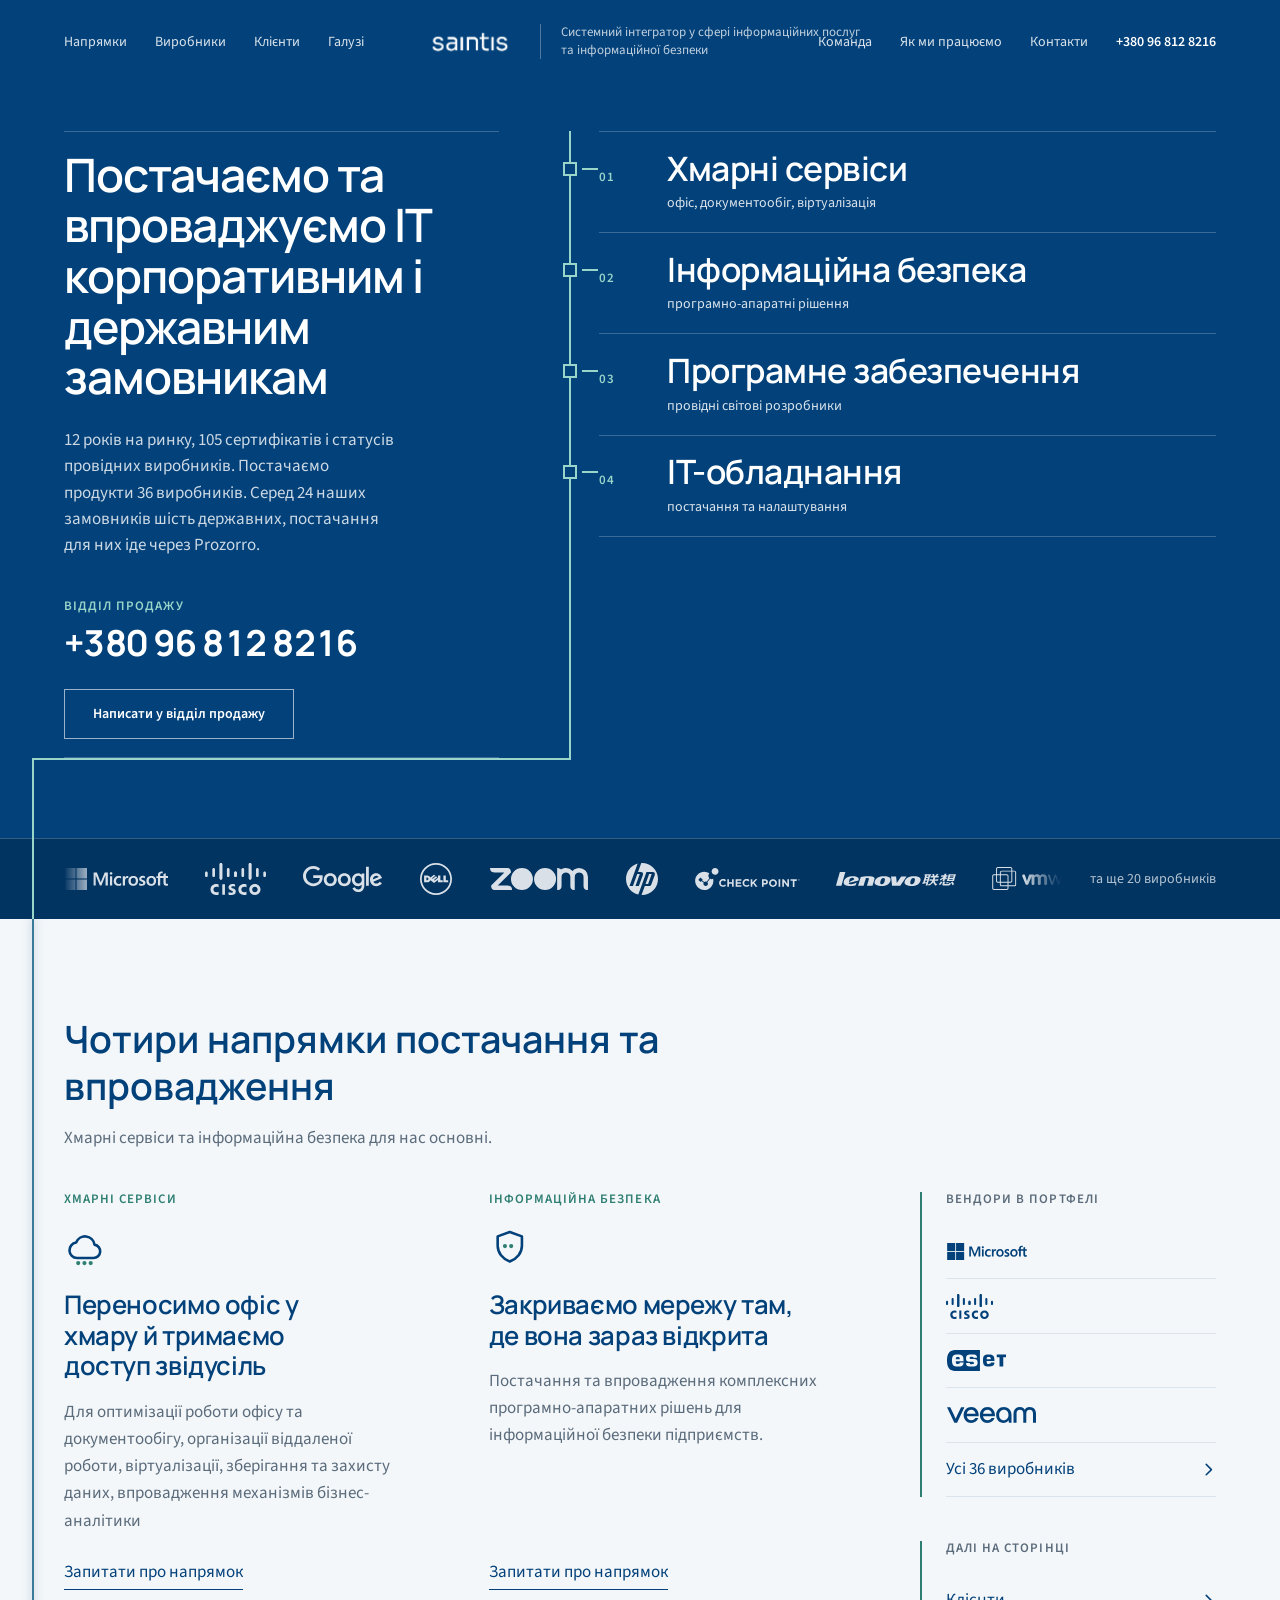
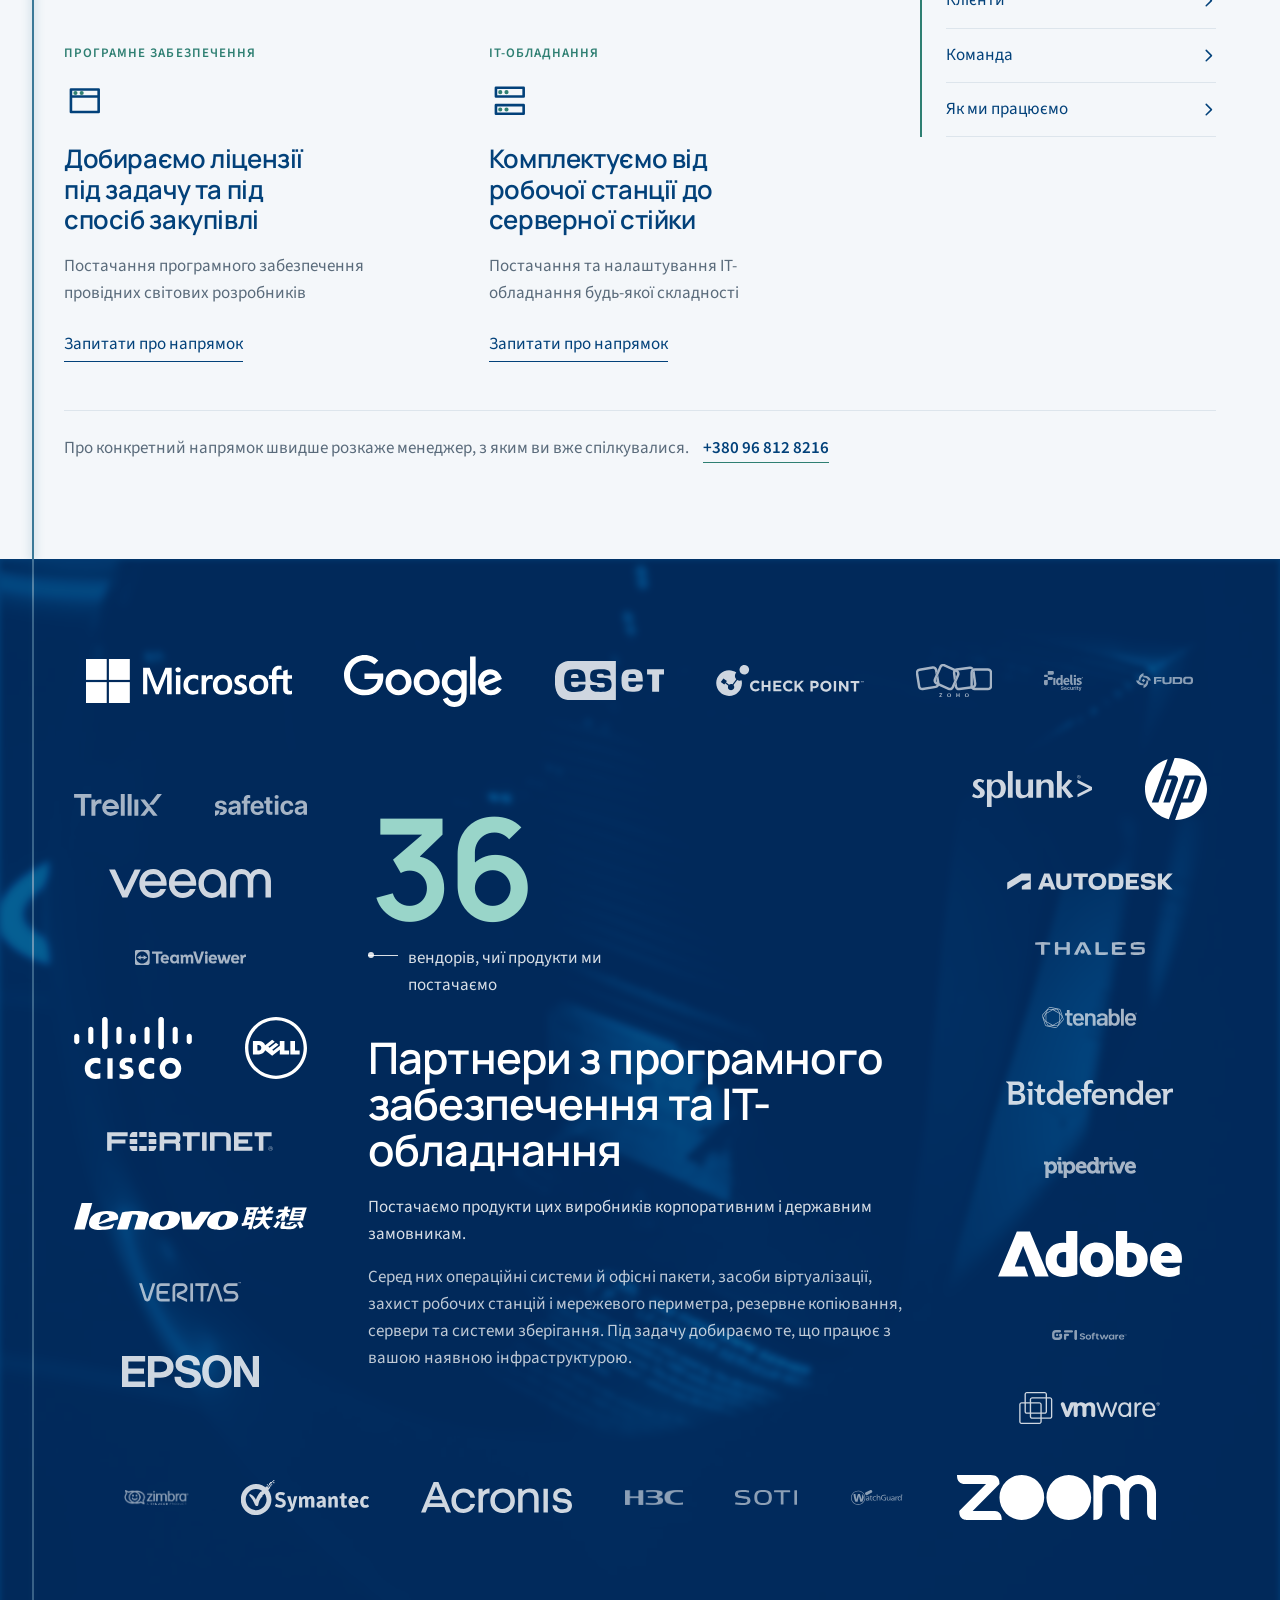
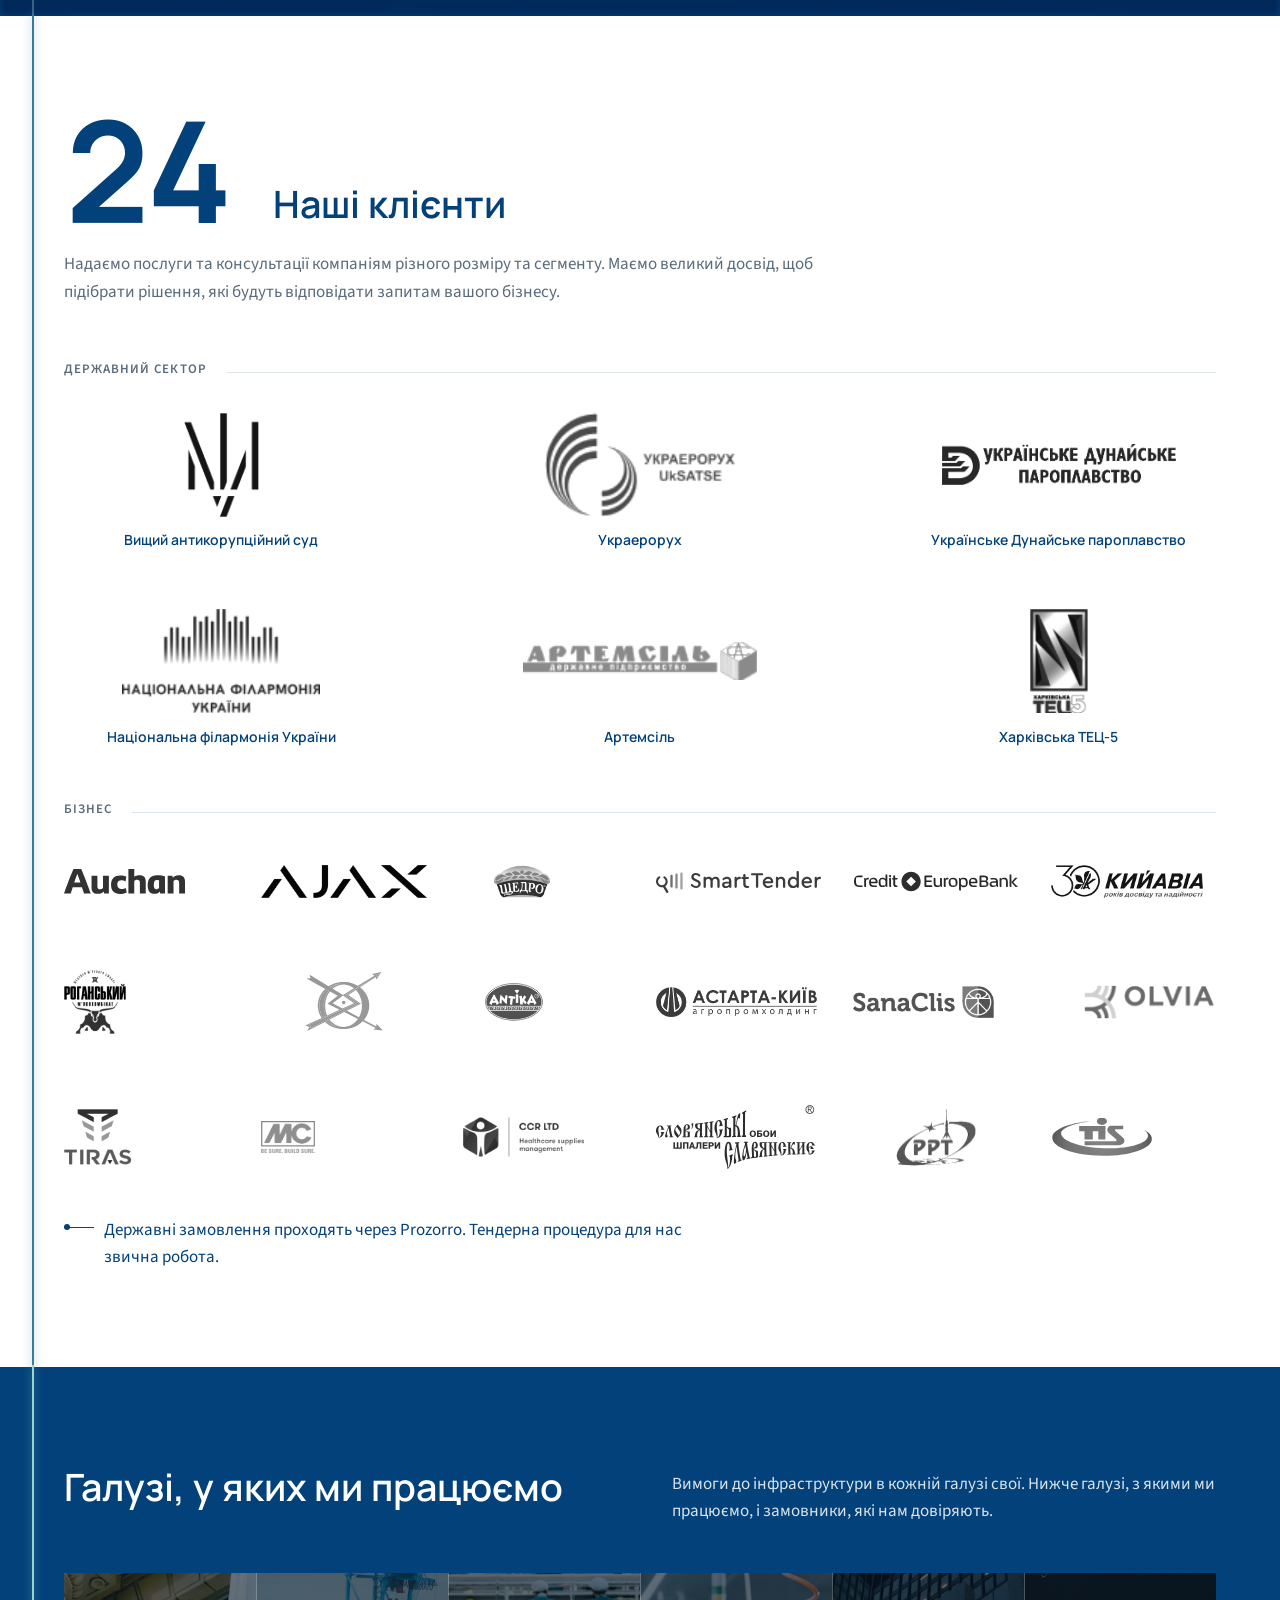
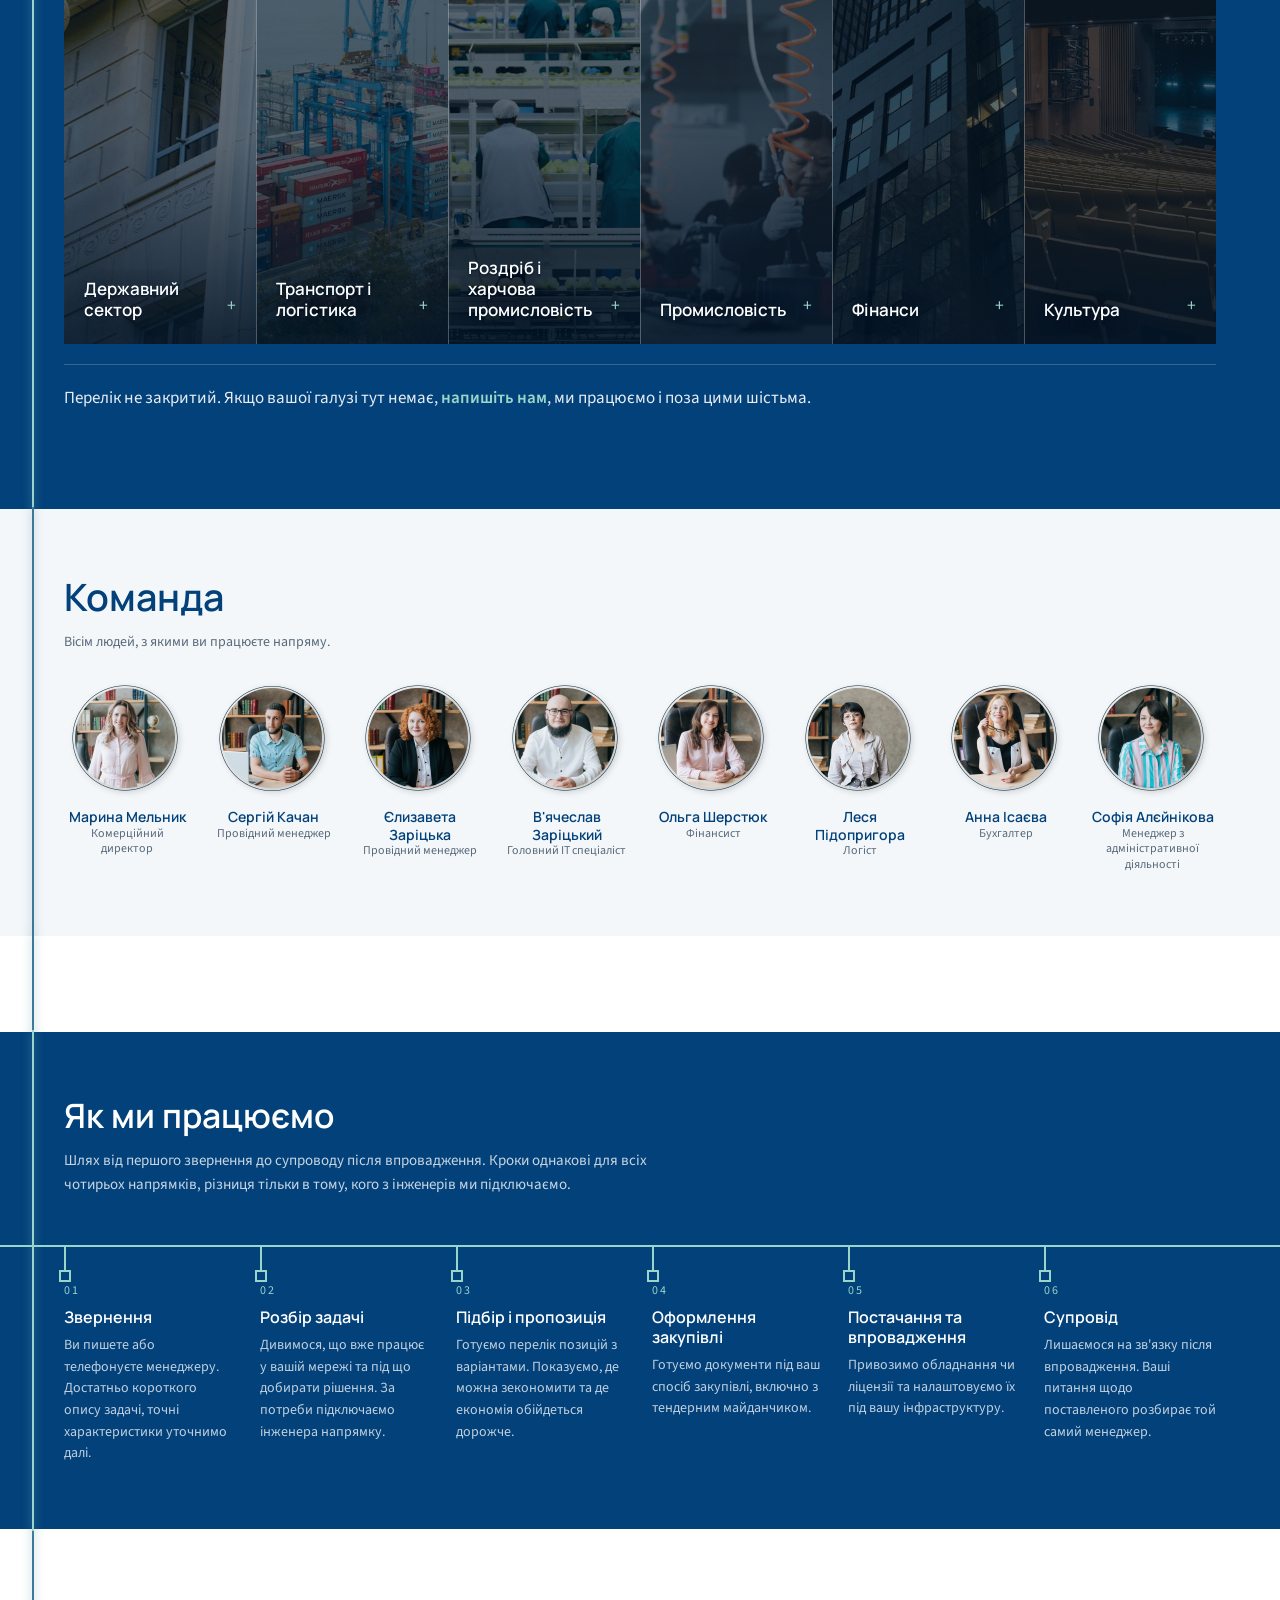
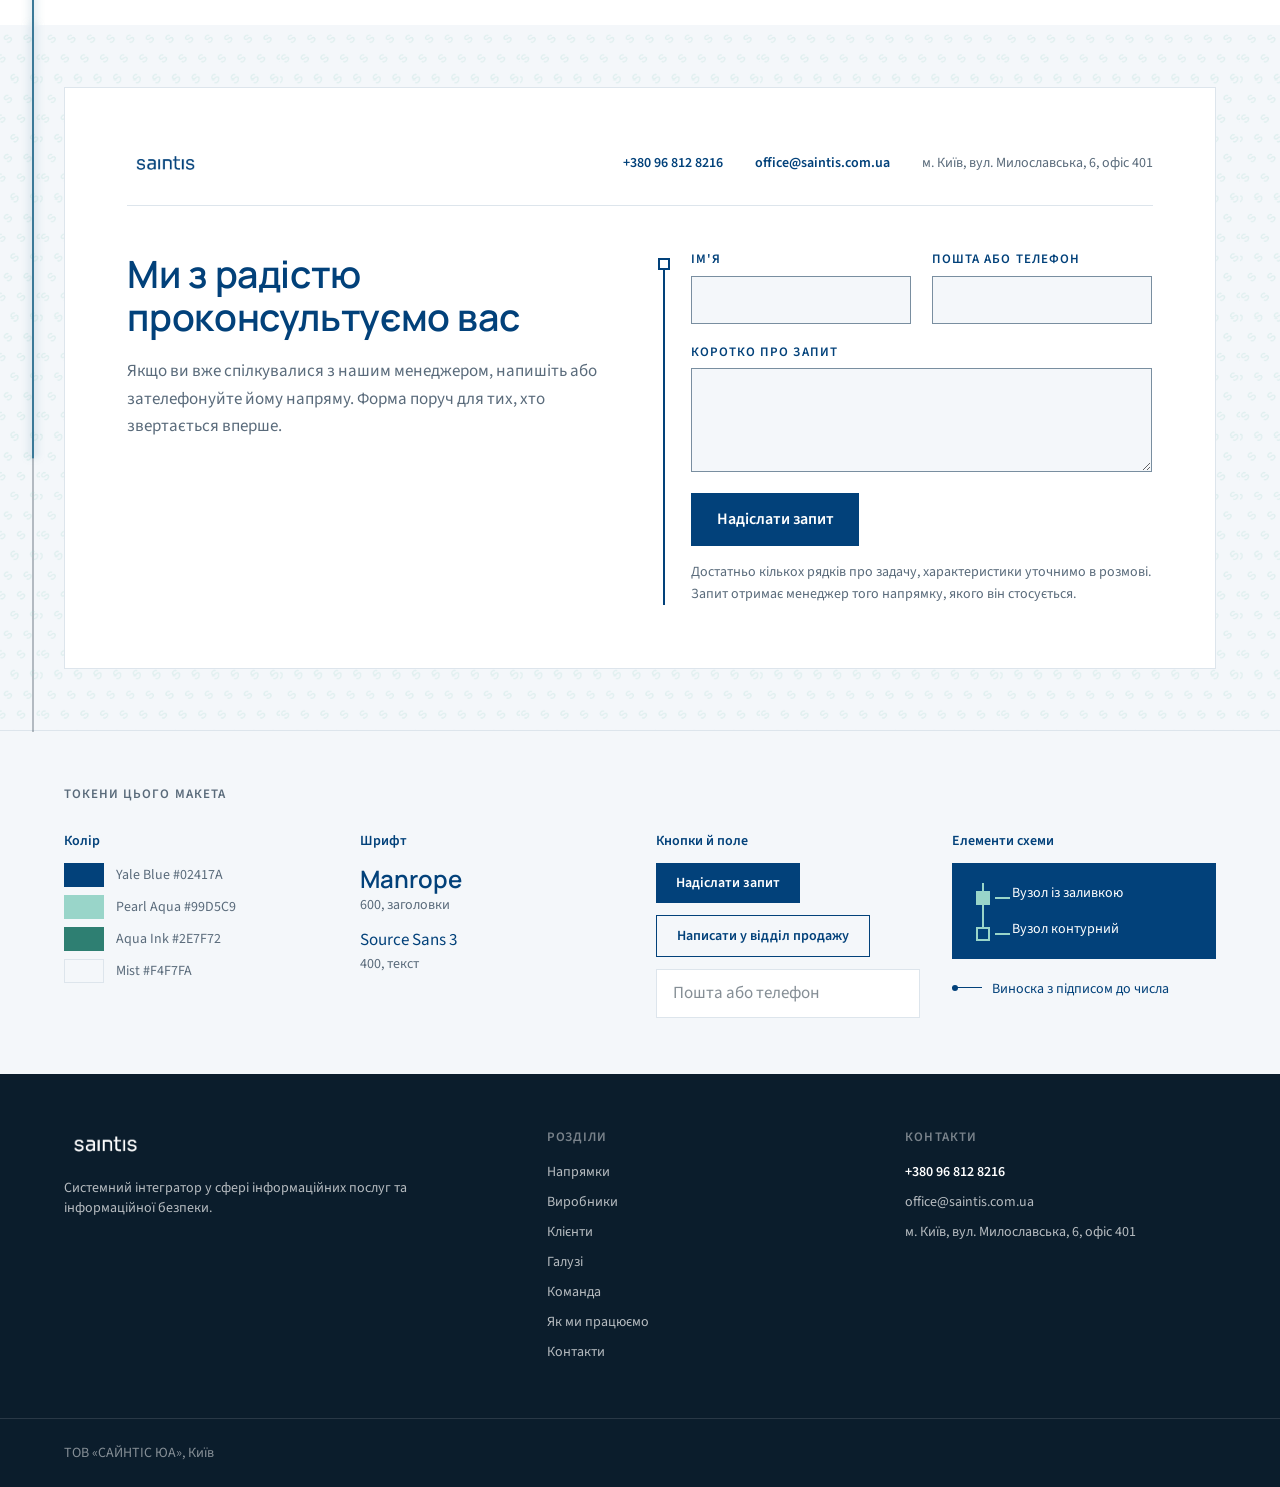
<file: v6/index.html>
<!DOCTYPE html><html lang="uk"><head><meta charset="utf-8"><meta name="viewport" content="width=device-width, initial-scale=1, viewport-fit=cover"><title>SAINTIS · системний інтегратор</title><meta name="description" content="Хмарні сервіси, інформаційна безпека, програмне забезпечення та ІТ-обладнання для корпоративних і державних замовників."><meta name="robots" content="noindex"><link rel="icon" href="/brand/icon-gradient-tile.png"><link rel="preconnect" href="https://fonts.googleapis.com"><link rel="preconnect" href="https://fonts.gstatic.com" crossorigin><link rel="stylesheet" href="https://fonts.googleapis.com/css2?family=Manrope:wght@500;600;700&family=Source+Sans+3:wght@400;600&display=swap"><link rel="stylesheet" href="/_astro/global.Dn0qfnr8.css"><link rel="stylesheet" href="/_astro/index.CYWlCq-5.css"></head><body class="bg-white text-ink"><!--
      THESIS: страница читается как инженерная схема сети, где SAINTIS это узел
      между виробниками й замовниками. Отказывается от стопки полос одинакового
      веса, к которой свелись v3, v4 и v5.
      OWN-WORLD: Yale Blue заливает целые поля, Pearl Aqua держит магистрали
      и узлы только внутри синего, mesh заливает зону «Хмарні сервіси», паттерн
      и дуотон racks.jpg лежат текстурой на полосе вендоров. Manrope заголовки,
      Source Sans 3 текст, числа 8× основного кегля на выносках.
      STORY: посетитель после разговора с менеджером за две секунды видит по
      схеме, что компания поставляет и что из этого главное, получает слой
      доказательств марками и логотипами, возвращается к своему менеджеру.
      FIRST VIEWPORT: синее поле, шапка с логотипом и открытым меню, слева H1
      и телефон менеджера, справа схема из четырёх узлов, встык полоса из
      десяти марок. Главное действие стоит в левой колонке над сгибом.
      FORM: инженерная схема сети, кандидат 4 из семи, seed dd1ad75a.
      FINISH: unreviewed and undocumented is unfinished; this build ends with
      the finish review, the verdict, and DESIGN.md
    --><a href="#kontakty" class="sr-only focus:not-sr-only focus:absolute focus:z-50 focus:m-3 focus:bg-navy focus:px-4 focus:py-2 focus:text-white">До контактів</a><!-- ——— Первый экран: залитое поле, схема справа ——————————————————— --><header class="relative overflow-hidden bg-navy text-white"><div class="field relative z-10 pb-14 sm:pb-20"><nav aria-label="Головне меню" class="hdr"><ul class="hdr-list"><li><a class="tap" href="#napriamky">Напрямки</a></li><li><a class="tap" href="#vendory">Виробники</a></li><li><a class="tap" href="#kliienty">Клієнти</a></li><li><a class="tap" href="#haluzi">Галузі</a></li></ul><div class="hdr-brand"><img src="/brand/logo-white.png" alt="SAINTIS" class="hdr-logo"><p class="hdr-tag">Системний інтегратор у сфері інформаційних послуг та інформаційної безпеки</p></div><ul class="hdr-list hdr-list--end"><li><a class="tap" href="#komanda">Команда</a></li><li><a class="tap" href="#proces">Як ми працюємо</a></li><li><a class="tap" href="#kontakty">Контакти</a></li><li class="hdr-tel"><a class="tap" href="tel:+380968128216">+380 96 812 8216</a></li></ul></nav><p class="mt-5 text-sm text-white/75 lg:hidden">Системний інтегратор у сфері інформаційних послуг та інформаційної безпеки</p><div class="hero-split"><div class="hero-left"><h1 class="hero-claim">Постачаємо та впроваджуємо ІТ корпоративним і державним замовникам</h1><p class="hero-proof">12 років на ринку, 105 сертифікатів і статусів провідних виробників. Постачаємо продукти 36 виробників. Серед 24 наших замовників шість державних, постачання для них іде через Prozorro.</p><div class="hero-actions"><div><p class="hero-call-label label-type">Відділ продажу</p><a class="hero-tel" href="tel:+380968128216">+380 96 812 8216</a></div><a href="#kontakty" class="inline-flex items-center border border-white/60 px-7 py-3.5 text-sm font-semibold hover:border-aqua hover:text-aqua">Написати у відділ продажу</a></div></div><ol class="dir-list trunk"><li class="dir-row"><a class="dir-link node" href="#hmary"><span class="dir-num">01</span><span class="dir-name">Хмарні сервіси</span><span class="dir-tail">офіс, документообіг, віртуалізація</span></a></li><li class="dir-row"><a class="dir-link node" href="#bezpeka"><span class="dir-num">02</span><span class="dir-name">Інформаційна безпека</span><span class="dir-tail">програмно-апаратні рішення</span></a></li><li class="dir-row"><a class="dir-link node" href="#zabezpechennia"><span class="dir-num">03</span><span class="dir-name">Програмне забезпечення</span><span class="dir-tail">провідні світові розробники</span></a></li><li class="dir-row"><a class="dir-link node" href="#obladnannia"><span class="dir-num">04</span><span class="dir-name">ІТ-обладнання</span><span class="dir-tail">постачання та налаштування</span></a></li></ol></div><div class="hero-elbow" aria-hidden="true"></div></div><!-- Полоса марок встык под первым экраном, приём 10.5 REFERENCES.md --><div class="field-deep relative z-10 border-t border-white/20"><span class="hero-drop" aria-hidden="true"></span><div class="field"><div class="mq-band"><div class="mq"><div class="mq-track"><div class="mq-run"><span class="logo logo-sm shrink-0" role="img" aria-label="Microsoft" style="--src: url('/vendors/microsoft.svg'); --h: 28.1; --r: 4.69;"></span><span class="logo logo-sm shrink-0" role="img" aria-label="Cisco" style="--src: url('/vendors/cisco.svg'); --h: 40; --r: 1.9;"></span><span class="logo logo-sm shrink-0" role="img" aria-label="Google" style="--src: url('/vendors/google.svg'); --h: 33.5; --r: 3.04;"></span><span class="logo logo-sm shrink-0" role="img" aria-label="Dell" style="--src: url('/vendors/dell.svg'); --h: 40; --r: 1;"></span><span class="logo logo-sm shrink-0" role="img" aria-label="Zoom" style="--src: url('/vendors/zoom.svg'); --h: 28.7; --r: 4.45;"></span><span class="logo logo-sm shrink-0" role="img" aria-label="HP" style="--src: url('/vendors/hp.svg'); --h: 40; --r: 1;"></span><span class="logo logo-sm shrink-0" role="img" aria-label="Check Point" style="--src: url('/vendors/checkpoint.svg'); --h: 28; --r: 4.76;"></span><span class="logo logo-sm shrink-0" role="img" aria-label="Lenovo" style="--src: url('/vendors/lenovo.svg'); --h: 17.4; --r: 8.62;"></span><span class="logo logo-sm shrink-0" role="img" aria-label="VMware" style="--src: url('/vendors/vmware.svg'); --h: 28.9; --r: 4.39;"></span><span class="logo logo-sm shrink-0" role="img" aria-label="Adobe" style="--src: url('/vendors/adobe.svg'); --h: 30; --r: 4;"></span><span class="logo logo-sm shrink-0" role="img" aria-label="ESET" style="--src: url('/vendors/eset.svg'); --h: 34.5; --r: 2.83;"></span><span class="logo logo-sm shrink-0" role="img" aria-label="Veeam" style="--src: url('/vendors/veeam.svg'); --h: 26.3; --r: 5.58;"></span><span class="logo logo-sm shrink-0" role="img" aria-label="Symantec" style="--src: url('/vendors/symantec.svg'); --h: 30.9; --r: 3.71;"></span><span class="logo logo-sm shrink-0" role="img" aria-label="Fortinet" style="--src: url('/vendors/fortinet.svg'); --h: 17.2; --r: 8.72;"></span><span class="logo logo-sm shrink-0" role="img" aria-label="Acronis" style="--src: url('/vendors/acronis.svg'); --h: 27.6; --r: 4.92;"></span><span class="logo logo-sm shrink-0" role="img" aria-label="Autodesk" style="--src: url('/vendors/autodesk.svg'); --h: 15.4; --r: 9.74;"></span></div><div class="mq-run mq-dup" aria-hidden="true"><span class="logo logo-sm shrink-0" style="--src: url('/vendors/microsoft.svg'); --h: 28.1; --r: 4.69;"></span><span class="logo logo-sm shrink-0" style="--src: url('/vendors/cisco.svg'); --h: 40; --r: 1.9;"></span><span class="logo logo-sm shrink-0" style="--src: url('/vendors/google.svg'); --h: 33.5; --r: 3.04;"></span><span class="logo logo-sm shrink-0" style="--src: url('/vendors/dell.svg'); --h: 40; --r: 1;"></span><span class="logo logo-sm shrink-0" style="--src: url('/vendors/zoom.svg'); --h: 28.7; --r: 4.45;"></span><span class="logo logo-sm shrink-0" style="--src: url('/vendors/hp.svg'); --h: 40; --r: 1;"></span><span class="logo logo-sm shrink-0" style="--src: url('/vendors/checkpoint.svg'); --h: 28; --r: 4.76;"></span><span class="logo logo-sm shrink-0" style="--src: url('/vendors/lenovo.svg'); --h: 17.4; --r: 8.62;"></span><span class="logo logo-sm shrink-0" style="--src: url('/vendors/vmware.svg'); --h: 28.9; --r: 4.39;"></span><span class="logo logo-sm shrink-0" style="--src: url('/vendors/adobe.svg'); --h: 30; --r: 4;"></span><span class="logo logo-sm shrink-0" style="--src: url('/vendors/eset.svg'); --h: 34.5; --r: 2.83;"></span><span class="logo logo-sm shrink-0" style="--src: url('/vendors/veeam.svg'); --h: 26.3; --r: 5.58;"></span><span class="logo logo-sm shrink-0" style="--src: url('/vendors/symantec.svg'); --h: 30.9; --r: 3.71;"></span><span class="logo logo-sm shrink-0" style="--src: url('/vendors/fortinet.svg'); --h: 17.2; --r: 8.72;"></span><span class="logo logo-sm shrink-0" style="--src: url('/vendors/acronis.svg'); --h: 27.6; --r: 4.92;"></span><span class="logo logo-sm shrink-0" style="--src: url('/vendors/autodesk.svg'); --h: 15.4; --r: 9.74;"></span></div></div></div><span class="mq-tail">та ще 20 виробників</span></div></div></div></header><main><!-- ——— Направления: зоны разного размера, не четыре равные карточки ——— --><section id="napriamky" class="sheet bg-mist py-16 sm:py-24"><div class="field"><h2 class="max-w-2xl font-display text-[clamp(1.6rem,3vw,2.35rem)] leading-tight font-600 text-navy" style="font-weight:600">Чотири напрямки постачання та впровадження</h2><p class="mt-4 max-w-2xl text-muted">Хмарні сервіси та інформаційна безпека для нас основні.</p><!-- Реестр: четыре равные ячейки и правая колонка с марками.
               Приоритет держат порядок и ярлык направления, а не площадь:
               выделение площадью оставляло два направления обслуженными,
               а два брошенными. --><div class="iv1"><div class="iv1-cells"><article id="hmary" class="iv1-cell"><p class="iv1-kicker label-type">Хмарні сервіси</p><svg class="iv1-icon" viewBox="0 0 24 24" fill="none" aria-hidden="true"><path d="M7.5 18.5A4.5 4.5 0 0 1 7 9.55a5.5 5.5 0 0 1 10.6 1.2A3.9 3.9 0 0 1 17 18.5Z" stroke="currentColor" stroke-width="1.5" stroke-linecap="round" stroke-linejoin="round"></path><path class="iv1-dots" d="M8.2 21.4h7.6" stroke-width="2.4" stroke-linecap="round" stroke-dasharray="0 3.6"></path></svg><h3 class="iv1-lead">Переносимо офіс у хмару й тримаємо доступ звідусіль</h3><p class="iv1-body">Для оптимізації роботи офісу та документообігу, організації віддаленої роботи, віртуалізації, зберігання та захисту даних, впровадження механізмів бізнес-аналітики</p><a class="iv1-more" href="#kontakty">Запитати про напрямок</a></article><article id="bezpeka" class="iv1-cell"><p class="iv1-kicker label-type">Інформаційна безпека</p><svg class="iv1-icon" viewBox="0 0 24 24" fill="none" aria-hidden="true"><path d="M12 3.5 19 6v5.4c0 4-2.8 7.5-7 9.1-4.2-1.6-7-5.1-7-9.1V6Z" stroke="currentColor" stroke-width="1.5" stroke-linecap="round" stroke-linejoin="round"></path><path class="iv1-dots" d="M9.2 11.6h5.6" stroke-width="2.4" stroke-linecap="round" stroke-dasharray="0 3.6"></path></svg><h3 class="iv1-lead">Закриваємо мережу там, де вона зараз відкрита</h3><p class="iv1-body">Постачання та впровадження комплексних програмно-апаратних рішень для інформаційної безпеки підприємств.</p><a class="iv1-more" href="#kontakty">Запитати про напрямок</a></article><article id="zabezpechennia" class="iv1-cell"><p class="iv1-kicker label-type">Програмне забезпечення</p><svg class="iv1-icon" viewBox="0 0 24 24" fill="none" aria-hidden="true"><path d="M4 5.5h16v13H4Zm0 4h16" stroke="currentColor" stroke-width="1.5" stroke-linecap="round" stroke-linejoin="round"></path><path class="iv1-dots" d="M6.6 7.5h4" stroke-width="2.4" stroke-linecap="round" stroke-dasharray="0 3.6"></path></svg><h3 class="iv1-lead">Добираємо ліцензії під задачу та під спосіб закупівлі</h3><p class="iv1-body">Постачання програмного забезпечення провідних світових розробників</p><a class="iv1-more" href="#kontakty">Запитати про напрямок</a></article><article id="obladnannia" class="iv1-cell"><p class="iv1-kicker label-type">ІТ-обладнання</p><svg class="iv1-icon" viewBox="0 0 24 24" fill="none" aria-hidden="true"><path d="M4 4.5h16v5H4Zm0 10h16v5H4Z" stroke="currentColor" stroke-width="1.5" stroke-linecap="round" stroke-linejoin="round"></path><path class="iv1-dots" d="M6.5 7h3.6M6.5 17h3.6" stroke-width="2.4" stroke-linecap="round" stroke-dasharray="0 3.6"></path></svg><h3 class="iv1-lead">Комплектуємо від робочої станції до серверної стійки</h3><p class="iv1-body">Постачання та налаштування ІТ-обладнання будь-якої складності</p><a class="iv1-more" href="#kontakty">Запитати про напрямок</a></article></div><aside class="iv1-rail"><div class="iv1-block"><p class="iv1-block-label label-type">Вендори в портфелі</p><div class="iv1-rows"><div class="iv1-row"><span class="logo" role="img" aria-label="Microsoft" style="--src: url('/vendors/microsoft.svg'); --h: 28.1; --r: 4.69; --k: 0.62;"></span></div><div class="iv1-row"><span class="logo" role="img" aria-label="Cisco" style="--src: url('/vendors/cisco.svg'); --h: 40; --r: 1.9; --k: 0.62;"></span></div><div class="iv1-row"><span class="logo" role="img" aria-label="ESET" style="--src: url('/vendors/eset.svg'); --h: 34.5; --r: 2.83; --k: 0.62;"></span></div><div class="iv1-row"><span class="logo" role="img" aria-label="Veeam" style="--src: url('/vendors/veeam.svg'); --h: 26.3; --r: 5.58; --k: 0.62;"></span></div><a class="iv1-row" href="#vendory"><span>Усі 36 виробників</span><svg viewBox="0 0 16 16" fill="none" aria-hidden="true"><path d="M5.5 2.5 11 8l-5.5 5.5" stroke="currentColor" stroke-width="1.6" stroke-linecap="round" stroke-linejoin="round"></path></svg></a></div></div><div class="iv1-block"><p class="iv1-block-label label-type">Далі на сторінці</p><div class="iv1-rows"><a class="iv1-row" href="#kliienty"><span>Клієнти</span><svg viewBox="0 0 16 16" fill="none" aria-hidden="true"><path d="M5.5 2.5 11 8l-5.5 5.5" stroke="currentColor" stroke-width="1.6" stroke-linecap="round" stroke-linejoin="round"></path></svg></a><a class="iv1-row" href="#komanda"><span>Команда</span><svg viewBox="0 0 16 16" fill="none" aria-hidden="true"><path d="M5.5 2.5 11 8l-5.5 5.5" stroke="currentColor" stroke-width="1.6" stroke-linecap="round" stroke-linejoin="round"></path></svg></a><a class="iv1-row" href="#proces"><span>Як ми працюємо</span><svg viewBox="0 0 16 16" fill="none" aria-hidden="true"><path d="M5.5 2.5 11 8l-5.5 5.5" stroke="currentColor" stroke-width="1.6" stroke-linecap="round" stroke-linejoin="round"></path></svg></a></div></div></aside></div><p class="dir-manager">Про конкретний напрямок швидше розкаже менеджер, з яким ви вже спілкувалися.<a href="tel:+380968128216">+380 96 812 8216</a></p></div></section><!-- ——— Вендоры: мозаика вокруг центральной колонки, приём 10.3 ————
           Марки разного размера обтекают текст. Подложек под каждой маркой нет:
           фон под мозаикой один, как и на прежней стене. --><section id="vendory" class="sheet pattern relative overflow-hidden bg-navy py-16 text-white sm:py-24"><div class="duotone-tex" aria-hidden="true"></div><div class="field relative z-10"><div class="mosaic"><div class="mosaic-say"><p class="numeral text-aqua">36</p><p class="leader mt-5 max-w-xs text-white/85">вендорів, чиї продукти ми постачаємо</p><h2 class="mt-9 font-display text-[clamp(1.75rem,3.4vw,2.75rem)] leading-[1.06] font-600 tracking-[-0.02em]" style="font-weight:600">Партнери з програмного забезпечення та ІТ-обладнання</h2><p class="mt-5 text-white/85">Постачаємо продукти цих виробників корпоративним і державним замовникам.</p><p class="mt-4 text-white/75">Серед них операційні системи й офісні пакети, засоби віртуалізації, захист робочих станцій і мережевого периметра, резервне копіювання, сервери та системи зберігання. Під задачу добираємо те, що працює з вашою наявною інфраструктурою.</p></div><ul class="mosaic-cluster mosaic-top"><li><span class="logo" role="img" aria-label="Microsoft" style="--src: url('/vendors/microsoft.svg'); --h: 28.1; --r: 4.69; --t: 1.7;"></span></li><li><span class="logo" role="img" aria-label="Google" style="--src: url('/vendors/google.svg'); --h: 33.5; --r: 3.04; --t: 1.7;"></span></li><li><span class="logo" role="img" aria-label="ESET" style="--src: url('/vendors/eset.svg'); --h: 34.5; --r: 2.83; --t: 1.32;"></span></li><li><span class="logo" role="img" aria-label="Check Point" style="--src: url('/vendors/checkpoint.svg'); --h: 28; --r: 4.76; --t: 1.32;"></span></li><li><span class="logo" role="img" aria-label="Zoho" style="--src: url('/vendors/zoho.svg'); --h: 44; --r: 2.33; --t: 1;"></span></li><li><span class="logo" role="img" aria-label="Fidelis Cybersecurity" style="--src: url('/vendors/fidelis.svg'); --h: 39.9; --r: 1.96; --t: 0.8;"></span></li><li><span class="logo" role="img" aria-label="Fudo Security" style="--src: url('/vendors/fudo.svg'); --h: 30.6; --r: 3.81; --t: 0.8;"></span></li></ul><ul class="mosaic-cluster mosaic-left"><li><span class="logo" role="img" aria-label="Trellix" style="--src: url('/vendors/trellix.svg'); --h: 30; --r: 3.99; --t: 1;"></span></li><li><span class="logo" role="img" aria-label="Safetica" style="--src: url('/vendors/safetica.svg'); --h: 28.9; --r: 4.38; --t: 1;"></span></li><li><span class="logo" role="img" aria-label="Veeam" style="--src: url('/vendors/veeam.svg'); --h: 26.3; --r: 5.58; --t: 1.32;"></span></li><li><span class="logo" role="img" aria-label="TeamViewer" style="--src: url('/vendors/teamviewer.svg'); --h: 20.1; --r: 7.46; --t: 1;"></span></li><li><span class="logo" role="img" aria-label="Cisco" style="--src: url('/vendors/cisco.svg'); --h: 40; --r: 1.9; --t: 1.7;"></span></li><li><span class="logo" role="img" aria-label="Dell" style="--src: url('/vendors/dell.svg'); --h: 40; --r: 1; --t: 1.7;"></span></li><li><span class="logo" role="img" aria-label="Fortinet" style="--src: url('/vendors/fortinet.svg'); --h: 17.2; --r: 8.72; --t: 1.32;"></span></li><li><span class="logo" role="img" aria-label="Lenovo" style="--src: url('/vendors/lenovo.svg'); --h: 17.4; --r: 8.62; --t: 1.7;"></span></li><li><span class="logo" role="img" aria-label="Veritas" style="--src: url('/vendors/veritas.svg'); --h: 27.2; --r: 5.1; --t: 1;"></span></li><li><span class="logo" role="img" aria-label="Epson" style="--src: url('/vendors/epson.svg'); --h: 29.6; --r: 4.15; --t: 1.32;"></span></li></ul><ul class="mosaic-cluster mosaic-right"><li><span class="logo" role="img" aria-label="Splunk" style="--src: url('/vendors/splunk.svg'); --h: 32.1; --r: 3.37; --t: 1.32;"></span></li><li><span class="logo" role="img" aria-label="HP" style="--src: url('/vendors/hp.svg'); --h: 40; --r: 1; --t: 1.7;"></span></li><li><span class="logo" role="img" aria-label="Autodesk" style="--src: url('/vendors/autodesk.svg'); --h: 15.4; --r: 9.74; --t: 1.32;"></span></li><li><span class="logo" role="img" aria-label="Thales" style="--src: url('/vendors/thales.svg'); --h: 17.8; --r: 8.43; --t: 1;"></span></li><li><span class="logo" role="img" aria-label="Tenable" style="--src: url('/vendors/tenable.svg'); --h: 28.4; --r: 4.57; --t: 1;"></span></li><li><span class="logo" role="img" aria-label="Bitdefender" style="--src: url('/vendors/bitdefender.svg'); --h: 22; --r: 6.81; --t: 1.32;"></span></li><li><span class="logo" role="img" aria-label="Pipedrive" style="--src: url('/vendors/pipedrive.svg'); --h: 28.9; --r: 4.4; --t: 1;"></span></li><li><span class="logo" role="img" aria-label="Adobe" style="--src: url('/vendors/adobe.svg'); --h: 30; --r: 4; --t: 1.7;"></span></li><li><span class="logo" role="img" aria-label="GFI" style="--src: url('/vendors/gfi.svg'); --h: 20.1; --r: 7.48; --t: 0.8;"></span></li><li><span class="logo" role="img" aria-label="VMware" style="--src: url('/vendors/vmware.svg'); --h: 28.9; --r: 4.39; --t: 1.32;"></span></li></ul><ul class="mosaic-cluster mosaic-bottom"><li><span class="logo" role="img" aria-label="Zimbra" style="--src: url('/vendors/zimbra.png'); --h: 28.3; --r: 4.61; --t: 0.8;"></span></li><li><span class="logo" role="img" aria-label="Symantec" style="--src: url('/vendors/symantec.svg'); --h: 30.9; --r: 3.71; --t: 1.32;"></span></li><li><span class="logo" role="img" aria-label="Acronis" style="--src: url('/vendors/acronis.svg'); --h: 27.6; --r: 4.92; --t: 1.32;"></span></li><li><span class="logo" role="img" aria-label="H3C" style="--src: url('/vendors/h3c.png'); --h: 30.4; --r: 3.87; --t: 0.8;"></span></li><li><span class="logo" role="img" aria-label="SOTI" style="--src: url('/vendors/soti.svg'); --h: 29.4; --r: 4.21; --t: 0.8;"></span></li><li><span class="logo" role="img" aria-label="WatchGuard" style="--src: url('/vendors/watchguard.svg'); --h: 31.7; --r: 3.48; --t: 0.8;"></span></li><li><span class="logo" role="img" aria-label="Zoom" style="--src: url('/vendors/zoom.svg'); --h: 28.7; --r: 4.45; --t: 1.7;"></span></li></ul></div></div></section><!-- ——— Клиенты: только светлый фон, выбеливание убивает эмблемы ————— --><section id="kliienty" class="sheet bg-white py-16 sm:py-24"><div class="field"><div class="client-head"><p class="numeral text-navy">24</p><h2 class="font-display text-[clamp(1.6rem,3vw,2.35rem)] leading-tight font-600 text-navy" style="font-weight:600">Наші клієнти</h2></div><p class="mt-6 max-w-3xl text-muted">Надаємо послуги та консультації компаніям різного розміру та сегменту. Маємо великий досвід, щоб підібрати рішення, які будуть відповідати запитам вашого бізнесу.</p><div class="client-group"><p class="label-type text-muted">Державний сектор</p></div></div><ul class="edge-wall client-wall client-wall--gov"><li><img class="client-mark" src="/clients/vaks.png" alt="Вищий антикорупційний суд" loading="lazy" decoding="async"><span class="client-name">Вищий антикорупційний суд</span></li><li><img class="client-mark" src="/clients/uksatse.png" alt="Украерорух" loading="lazy" decoding="async"><span class="client-name">Украерорух</span></li><li><img class="client-mark" src="/clients/udp.png" alt="Українське Дунайське пароплавство" loading="lazy" decoding="async"><span class="client-name">Українське Дунайське пароплавство</span></li><li><img class="client-mark" src="/clients/filarmonia.png" alt="Національна філармонія України" loading="lazy" decoding="async"><span class="client-name">Національна філармонія України</span></li><li><img class="client-mark" src="/clients/artemsil.png" alt="Артемсіль" loading="lazy" decoding="async"><span class="client-name">Артемсіль</span></li><li><img class="client-mark" src="/clients/tec5.png" alt="Харківська ТЕЦ-5" loading="lazy" decoding="async"><span class="client-name">Харківська ТЕЦ-5</span></li></ul><div class="field"><div class="client-group"><p class="label-type text-muted">Бізнес</p></div></div><ul class="field client-wall client-wall--rest"><li><img class="client-mark" src="/clients/auchan.svg" alt="Auchan" loading="lazy" decoding="async" style="--h:20.9; --r:4.77;"></li><li><img class="client-mark" src="/clients/ajax.png" alt="AJAX" loading="lazy" decoding="async" style="--h:27.8; --r:4.96;"></li><li><img class="client-mark" src="/clients/shchedro.png" alt="Щедро" loading="lazy" decoding="async" style="--h:26.9; --r:1.8;"></li><li><img class="client-mark" src="/clients/smarttender.svg" alt="SmartTender" loading="lazy" decoding="async" style="--h:24.1; --r:7.58;"></li><li><img class="client-mark" src="/clients/crediteurope.svg" alt="Credit Europe Bank" loading="lazy" decoding="async" style="--h:21.3; --r:7.9;"></li><li><img class="client-mark" src="/clients/kiyavia.png" alt="Кий Авіа" loading="lazy" decoding="async" style="--h:27.8; --r:4.53;"></li><li><img class="client-mark" src="/clients/rogan.png" alt="Роганський м'ясокомбінат" loading="lazy" decoding="async" style="--h:53.1; --r:0.97;"></li><li><img class="client-mark" src="/clients/oriongroup.svg" alt="ORION.GROUP" loading="lazy" decoding="async" style="--h:51.5; --r:1.32;"></li><li><img class="client-mark" src="/clients/antika.png" alt="ANTIKA" loading="lazy" decoding="async" style="--h:31.3; --r:1.51;"></li><li><img class="client-mark" src="/clients/astarta.png" alt="АСТАРТА-КИЇВ" loading="lazy" decoding="async" style="--h:25.2; --r:5.29;"></li><li><img class="client-mark" src="/clients/sanaclis.png" alt="SanaClis" loading="lazy" decoding="async" style="--h:26.3; --r:4.42;"></li><li><img class="client-mark" src="/clients/olvia.png" alt="OLVIA" loading="lazy" decoding="async" style="--h:28.6; --r:3.77;"></li><li><img class="client-mark" src="/clients/tiras.png" alt="TIRAS" loading="lazy" decoding="async" style="--h:52.3; --r:1.21;"></li><li><img class="client-mark" src="/clients/mcbauchemie.png" alt="MC-Bauchemie" loading="lazy" decoding="async" style="--h:26.8; --r:1.67;"></li><li><img class="client-mark" src="/clients/ccr.png" alt="CCR LTD" loading="lazy" decoding="async" style="--h:33.2; --r:3.02;"></li><li><img class="client-mark client-mark--pale" src="/clients/slavoboi.svg" alt="Слов'янські шпалери" loading="lazy" decoding="async" style="--h:52.2; --r:2.53;"></li><li><img class="client-mark" src="/clients/ppt.png" alt="PPT" loading="lazy" decoding="async" style="--h:52.1; --r:1.36;"></li><li><img class="client-mark" src="/clients/tis.svg" alt="TIS" loading="lazy" decoding="async" style="--h:32.6; --r:2.62;"></li></ul><div class="field mt-12"><p class="leader max-w-2xl text-navy">Державні замовлення проходять через Prozorro. Тендерна процедура для нас звична робота.</p></div></section><!-- ——— Отрасли: выведены из тех же 24 названий, что на стене выше.
           Полоса из шести колонок над одной общей фотографией: наведение
           меняет снимок на всю ширину и открывает описание с заказчиками.
           Разбор приёма и геометрия в .galuzi. ————————————————————————— --><section id="haluzi" class="sheet bg-navy py-16 text-white sm:py-24"><div class="field"><div class="grid gap-x-16 gap-y-6 lg:grid-cols-[minmax(0,1fr)_minmax(0,1fr)]"><h2 class="font-display text-[clamp(1.6rem,3vw,2.35rem)] leading-tight font-600" style="font-weight:600">Галузі, у яких ми працюємо</h2><p class="max-w-xl text-white/85 lg:pt-2">Вимоги до інфраструктури в кожній галузі свої. Нижче галузі, з якими ми працюємо, і замовники, які нам довіряють.</p></div><ul class="galuzi mt-12"><li class="galuz" style="--i:0"><button type="button" class="galuz-hit"><img class="galuz-photo" src="/photos/industries/derzhava-1600.jpg" srcset="/photos/industries/derzhava-800.jpg 800w, /photos/industries/derzhava-1600.jpg 1600w" sizes="(min-width: 900px) 1280px, 100vw" width="1600" height="560" loading="eager" alt=""><span class="galuz-panel"><span class="galuz-text">Установи та підприємства, де закупівля йде через Prozorro, а документи готуються під вимоги майданчика.</span><span class="galuz-names">Вищий антикорупційний суд · Украерорух · Артемсіль · Харківська ТЕЦ-5 · Українське Дунайське Пароплавство</span></span><span class="galuz-label"><span class="galuz-name">Державний сектор</span><span class="galuz-sign" aria-hidden="true"></span></span></button></li><li class="galuz" style="--i:1"><button type="button" class="galuz-hit"><img class="galuz-photo" src="/photos/industries/logistyka-1600.jpg" srcset="/photos/industries/logistyka-800.jpg 800w, /photos/industries/logistyka-1600.jpg 1600w" sizes="(min-width: 900px) 1280px, 100vw" width="1600" height="560" loading="lazy" alt=""><span class="galuz-panel"><span class="galuz-text">Перевезення та портова інфраструктура, де простій обладнання зупиняє роботу зміни.</span><span class="galuz-names">КИЙ АВІА · TIS · OLVIA</span></span><span class="galuz-label"><span class="galuz-name">Транспорт і логістика</span><span class="galuz-sign" aria-hidden="true"></span></span></button></li><li class="galuz" style="--i:2"><button type="button" class="galuz-hit"><img class="galuz-photo" src="/photos/industries/rozdrib-1600.jpg" srcset="/photos/industries/rozdrib-800.jpg 800w, /photos/industries/rozdrib-1600.jpg 1600w" sizes="(min-width: 900px) 1280px, 100vw" width="1600" height="560" loading="lazy" alt=""><span class="galuz-panel"><span class="galuz-text">Мережі та виробництва з великою кількістю робочих місць і власними складами.</span><span class="galuz-names">Auchan · Щедро · Роганський м&#39;ясокомбінат · АСТАРТА-КИЇВ</span></span><span class="galuz-label"><span class="galuz-name">Роздріб і харчова промисловість</span><span class="galuz-sign" aria-hidden="true"></span></span></button></li><li class="galuz" style="--i:3"><button type="button" class="galuz-hit"><img class="galuz-photo" src="/photos/industries/promka-1600.jpg" srcset="/photos/industries/promka-800.jpg 800w, /photos/industries/promka-1600.jpg 1600w" sizes="(min-width: 900px) 1280px, 100vw" width="1600" height="560" loading="lazy" alt=""><span class="galuz-panel"><span class="galuz-text">Виробництва, де ІТ обслуговує і офіс, і цех, а вимоги до обладнання в них різні.</span><span class="galuz-names">AJAX · TIRAS · MC · Слов&#39;янські шпалери</span></span><span class="galuz-label"><span class="galuz-name">Промисловість</span><span class="galuz-sign" aria-hidden="true"></span></span></button></li><li class="galuz" style="--i:4"><button type="button" class="galuz-hit"><img class="galuz-photo" src="/photos/industries/finansy-1600.jpg" srcset="/photos/industries/finansy-800.jpg 800w, /photos/industries/finansy-1600.jpg 1600w" sizes="(min-width: 900px) 1280px, 100vw" width="1600" height="560" loading="lazy" alt=""><span class="galuz-panel"><span class="galuz-text">Сектор, де вимоги до захисту даних і контролю доступу найсуворіші.</span><span class="galuz-names">Credit Europe Bank</span></span><span class="galuz-label"><span class="galuz-name">Фінанси</span><span class="galuz-sign" aria-hidden="true"></span></span></button></li><li class="galuz" style="--i:5"><button type="button" class="galuz-hit"><img class="galuz-photo" src="/photos/industries/kultura-1600.jpg" srcset="/photos/industries/kultura-800.jpg 800w, /photos/industries/kultura-1600.jpg 1600w" sizes="(min-width: 900px) 1280px, 100vw" width="1600" height="560" loading="lazy" alt=""><span class="galuz-panel"><span class="galuz-text">Заклади, де ІТ працює і на адміністрацію, і на глядацьку частину.</span><span class="galuz-names">Національна філармонія України</span></span><span class="galuz-label"><span class="galuz-name">Культура</span><span class="galuz-sign" aria-hidden="true"></span></span></button></li></ul><p class="mt-5 border-t border-white/20 pt-5 text-white/90">Перелік не закритий. Якщо вашої галузі тут немає, <a class="tap font-semibold text-aqua underline-offset-4 hover:underline" href="#kontakty">напишіть нам</a>, ми працюємо і поза цими шістьма.</p></div></section><!-- ——— Команда: восемь портретов одной строкой ————————————————
           Файлы 240×240 с вшитым кольцом, потолок вывода 120px. Восемь
           одинаковых колонок стоят на линии поля, под каждым портретом имя
           и должность. На планшете четыре колонки, на телефоне две. --><section id="komanda" class="sheet bg-mist py-14 sm:py-16"><div class="field"><h2 class="font-display text-[clamp(1.6rem,3vw,2.35rem)] leading-tight font-600 text-navy" style="font-weight:600">Команда</h2><p class="mt-3 text-sm text-muted">Вісім людей, з якими ви працюєте напряму.</p></div><ul class="field tm-row"><li><img class="tm-face" src="/team/melnyk.png" alt="Марина Мельник" width="240" height="240" loading="lazy" decoding="async"><div><p class="tm-name">Марина Мельник</p><p class="tm-role">Комерційний директор</p></div></li><li><img class="tm-face" src="/team/kachan.png" alt="Сергій Качан" width="240" height="240" loading="lazy" decoding="async"><div><p class="tm-name">Сергій Качан</p><p class="tm-role">Провідний менеджер</p></div></li><li><img class="tm-face" src="/team/zaritska.png" alt="Єлизавета Заріцька" width="240" height="240" loading="lazy" decoding="async"><div><p class="tm-name">Єлизавета Заріцька</p><p class="tm-role">Провідний менеджер</p></div></li><li><img class="tm-face" src="/team/zaritskyi.png" alt="В'ячеслав Заріцький" width="240" height="240" loading="lazy" decoding="async"><div><p class="tm-name">В&#39;ячеслав Заріцький</p><p class="tm-role">Головний IT спеціаліст</p></div></li><li><img class="tm-face" src="/team/sherstiuk.png" alt="Ольга Шерстюк" width="240" height="240" loading="lazy" decoding="async"><div><p class="tm-name">Ольга Шерстюк</p><p class="tm-role">Фінансист</p></div></li><li><img class="tm-face" src="/team/pidopryhora.png" alt="Леся Підопригора" width="240" height="240" loading="lazy" decoding="async"><div><p class="tm-name">Леся Підопригора</p><p class="tm-role">Логіст</p></div></li><li><img class="tm-face" src="/team/isaieva.png" alt="Анна Ісаєва" width="240" height="240" loading="lazy" decoding="async"><div><p class="tm-name">Анна Ісаєва</p><p class="tm-role">Бухгалтер</p></div></li><li><img class="tm-face" src="/team/alieinikova.png" alt="Софія Алєйнікова" width="240" height="240" loading="lazy" decoding="async"><div><p class="tm-name">Софія Алєйнікова</p><p class="tm-role">Менеджер з адміністративної діяльності</p></div></li></ul></section><!-- ——— Как работаем: магистраль легла горизонтально ————————————
           Стоит после команды, последней перед контактом: белый фон между
           двумя mist, командой сверху и бланком снизу. Шесть колонок вместо
           шести строк: тот же элемент схемы, другая работа и другая ось. --><section id="proces" class="sheet bg-white py-16 sm:py-24"><div class="field"><div class="hw4"><div class="hw4-head"><h2 class="hw4-title font-display" style="font-weight:600">Як ми працюємо</h2><p class="hw4-lead">Шлях від першого звернення до супроводу після впровадження. Кроки однакові для всіх чотирьох напрямків, різниця тільки в тому, кого з інженерів ми підключаємо.</p></div><ol class="hw4-rail"><li class="hw4-step"><span class="hw4-num">01</span><h3 class="hw4-name font-display" style="font-weight:600">Звернення</h3><p class="hw4-text">Ви пишете або телефонуєте менеджеру. Достатньо короткого опису задачі, точні характеристики уточнимо далі.</p></li><li class="hw4-step"><span class="hw4-num">02</span><h3 class="hw4-name font-display" style="font-weight:600">Розбір задачі</h3><p class="hw4-text">Дивимося, що вже працює у вашій мережі та під що добирати рішення. За потреби підключаємо інженера напрямку.</p></li><li class="hw4-step"><span class="hw4-num">03</span><h3 class="hw4-name font-display" style="font-weight:600">Підбір і пропозиція</h3><p class="hw4-text">Готуємо перелік позицій з варіантами. Показуємо, де можна зекономити та де економія обійдеться дорожче.</p></li><li class="hw4-step"><span class="hw4-num">04</span><h3 class="hw4-name font-display" style="font-weight:600">Оформлення закупівлі</h3><p class="hw4-text">Готуємо документи під ваш спосіб закупівлі, включно з тендерним майданчиком.</p></li><li class="hw4-step"><span class="hw4-num">05</span><h3 class="hw4-name font-display" style="font-weight:600">Постачання та впровадження</h3><p class="hw4-text">Привозимо обладнання чи ліцензії та налаштовуємо їх під вашу інфраструктуру.</p></li><li class="hw4-step"><span class="hw4-num">06</span><h3 class="hw4-name font-display" style="font-weight:600">Супровід</h3><p class="hw4-text">Лишаємося на зв&#39;язку після впровадження. Ваші питання щодо поставленого розбирає той самий менеджер.</p></li></ol></div></div></section><!-- ——— Контакт: залитое поле, магистраль ведёт к форме ——————————— --><!-- ——— Контакт: білий бланк на текстурі патерна ————————————————
           Форма стоїть на світлому і зверстана під світле: заливка полів
           mist, рамка видима, кнопка синя. Раніше тут лежала спільна
           RequestForm, зверстана під темне поле, і на білому бланку вона
           ставала невидимою. --><section id="kontakty" class="sheet ct-paper"><div class="ct-tex" aria-hidden="true"></div><div class="field relative z-10"><div class="cf-sheet"><div class="cf-head"><img src="/brand/logo-blue.png" alt="SAINTIS"><div class="cf-meta"><a href="tel:+380968128216">+380 96 812 8216</a><a href="mailto:office@saintis.com.ua">office@saintis.com.ua</a><span>м. Київ, вул. Милославська, 6, офіс 401</span></div></div><div class="cf-body"><div><h2 class="cf-title">Ми з радістю проконсультуємо вас</h2><p class="cf-lead">Якщо ви вже спілкувалися з нашим менеджером, напишіть або зателефонуйте йому напряму. Форма поруч для тих, хто звертається вперше.</p></div><div class="cf-formwrap"><form class="cf-form" onsubmit="return false"><div><label class="cf-label" for="v6c3b-name">Ім'я</label><input class="cf-input" id="v6c3b-name" name="name" type="text" autocomplete="name"></div><div><label class="cf-label" for="v6c3b-contact">Пошта або телефон</label><input class="cf-input" id="v6c3b-contact" name="contact" type="text" autocomplete="email"></div><div class="cf-wide"><label class="cf-label" for="v6c3b-request">Коротко про запит</label><textarea class="cf-input" id="v6c3b-request" name="request" rows="3"></textarea></div><div class="cf-wide"><button class="cf-btn" type="submit">Надіслати запит</button><p class="cf-note">Достатньо кількох рядків про задачу, характеристики уточнимо в розмові. Запит отримає менеджер того напрямку, якого він стосується.</p></div></form></div></div></div></div></section><!-- ——— Полоса токенов: то, что реально использовано на странице ——— --><section class="border-t border-hairline bg-mist py-14"><div class="field"><h2 class="label-type text-muted">Токени цього макета</h2><div class="mt-7 grid gap-8 sm:grid-cols-2 lg:grid-cols-4"><div><p class="text-sm font-semibold text-navy">Колір</p><ul class="mt-3 space-y-2 text-sm text-muted"><li class="flex items-center gap-3"><span class="h-6 w-10 bg-navy"></span>Yale Blue #02417A</li><li class="flex items-center gap-3"><span class="h-6 w-10 bg-aqua"></span>Pearl Aqua #99D5C9</li><li class="flex items-center gap-3"><span class="h-6 w-10 bg-aqua-ink"></span>Aqua Ink #2E7F72</li><li class="flex items-center gap-3"><span class="h-6 w-10 border border-hairline bg-mist"></span>Mist #F4F7FA</li></ul></div><div><p class="text-sm font-semibold text-navy">Шрифт</p><p class="mt-3 font-display text-2xl font-600 text-navy" style="font-weight:600">Manrope</p><p class="text-sm text-muted">600, заголовки</p><p class="mt-3 text-navy">Source Sans 3</p><p class="text-sm text-muted">400, текст</p></div><div><p class="text-sm font-semibold text-navy">Кнопки й поле</p><div class="mt-3 space-y-3"><span class="inline-block bg-navy px-5 py-2.5 text-sm font-semibold text-white">Надіслати запит</span><span class="inline-block border border-navy px-5 py-2.5 text-sm font-semibold text-navy">Написати у відділ продажу</span><input aria-label="Приклад поля" class="w-full border border-hairline bg-white px-4 py-2.5" placeholder="Пошта або телефон"></div></div><div><p class="text-sm font-semibold text-navy">Елементи схеми</p><div class="mt-3 bg-navy p-5 text-white"><ol class="trunk ml-1 space-y-4 text-sm"><li class="node node--lead">Вузол із заливкою</li><li class="node">Вузол контурний</li></ol></div><p class="leader mt-5 text-sm text-navy">Виноска з підписом до числа</p></div></div></div></section></main><footer class="bg-ink text-sm text-white/70"><div class="field grid gap-x-12 gap-y-10 py-14 sm:grid-cols-2 lg:grid-cols-[minmax(0,1.4fr)_minmax(0,1fr)_minmax(0,1fr)]"><div><img src="/brand/logo-white.png" alt="SAINTIS" class="h-7 w-auto"><p class="mt-5 max-w-sm">Системний інтегратор у сфері інформаційних послуг та інформаційної безпеки.</p></div><nav aria-label="Підвал"><p class="label-type text-white/45">Розділи</p><ul class="mt-4 space-y-2.5"><li><a class="tap hover:text-aqua" href="#napriamky">Напрямки</a></li><li><a class="tap hover:text-aqua" href="#vendory">Виробники</a></li><li><a class="tap hover:text-aqua" href="#kliienty">Клієнти</a></li><li><a class="tap hover:text-aqua" href="#haluzi">Галузі</a></li><li><a class="tap hover:text-aqua" href="#komanda">Команда</a></li><li><a class="tap hover:text-aqua" href="#proces">Як ми працюємо</a></li><li><a class="tap hover:text-aqua" href="#kontakty">Контакти</a></li></ul></nav><div><p class="label-type text-white/45">Контакти</p><ul class="mt-4 space-y-2.5"><li><a class="tap font-semibold text-white hover:text-aqua" href="tel:+380968128216">+380 96 812 8216</a></li><li><a class="tap hover:text-aqua" href="mailto:office@saintis.com.ua">office@saintis.com.ua</a></li><li>м. Київ, вул. Милославська, 6, офіс 401</li></ul></div></div><div class="field border-t border-white/12 py-6"><p class="text-white/50">ТОВ «САЙНТІС ЮА», Київ</p></div></footer><script>
      // Фронт заряда линейки идёт только вниз: просвеченный участок назад
      // не гаснет. Считаем одну точку фронта на документ, поэтому отрезки
      // секций и плиты складываются в непрерывную линию без стыков.
      (() => {
        const rails = [...document.querySelectorAll(".sheet, .hw4")];
        if (!rails.length) return;
        let boxes = [];
        let front = 0;
        let queued = false;
        const measure = () => {
          boxes = rails.map((el) => {
            const r = el.getBoundingClientRect();
            return { el, top: r.top + scrollY, h: r.height || 1, last: -1 };
          });
        };
        const paint = () => {
          queued = false;
          front = Math.max(front, scrollY + innerHeight * 0.62);
          for (const b of boxes) {
            const v = Math.min(1, Math.max(0, (front - b.top) / b.h));
            if (v !== b.last) {
              b.last = v;
              b.el.style.setProperty("--charge", v.toFixed(3));
            }
          }
        };
        const onScroll = () => {
          if (!queued) {
            queued = true;
            requestAnimationFrame(paint);
          }
        };
        addEventListener("scroll", onScroll, { passive: true });
        addEventListener("resize", () => {
          measure();
          paint();
        });
        measure();
        paint();
      })();
    </script></body></html>
</file>
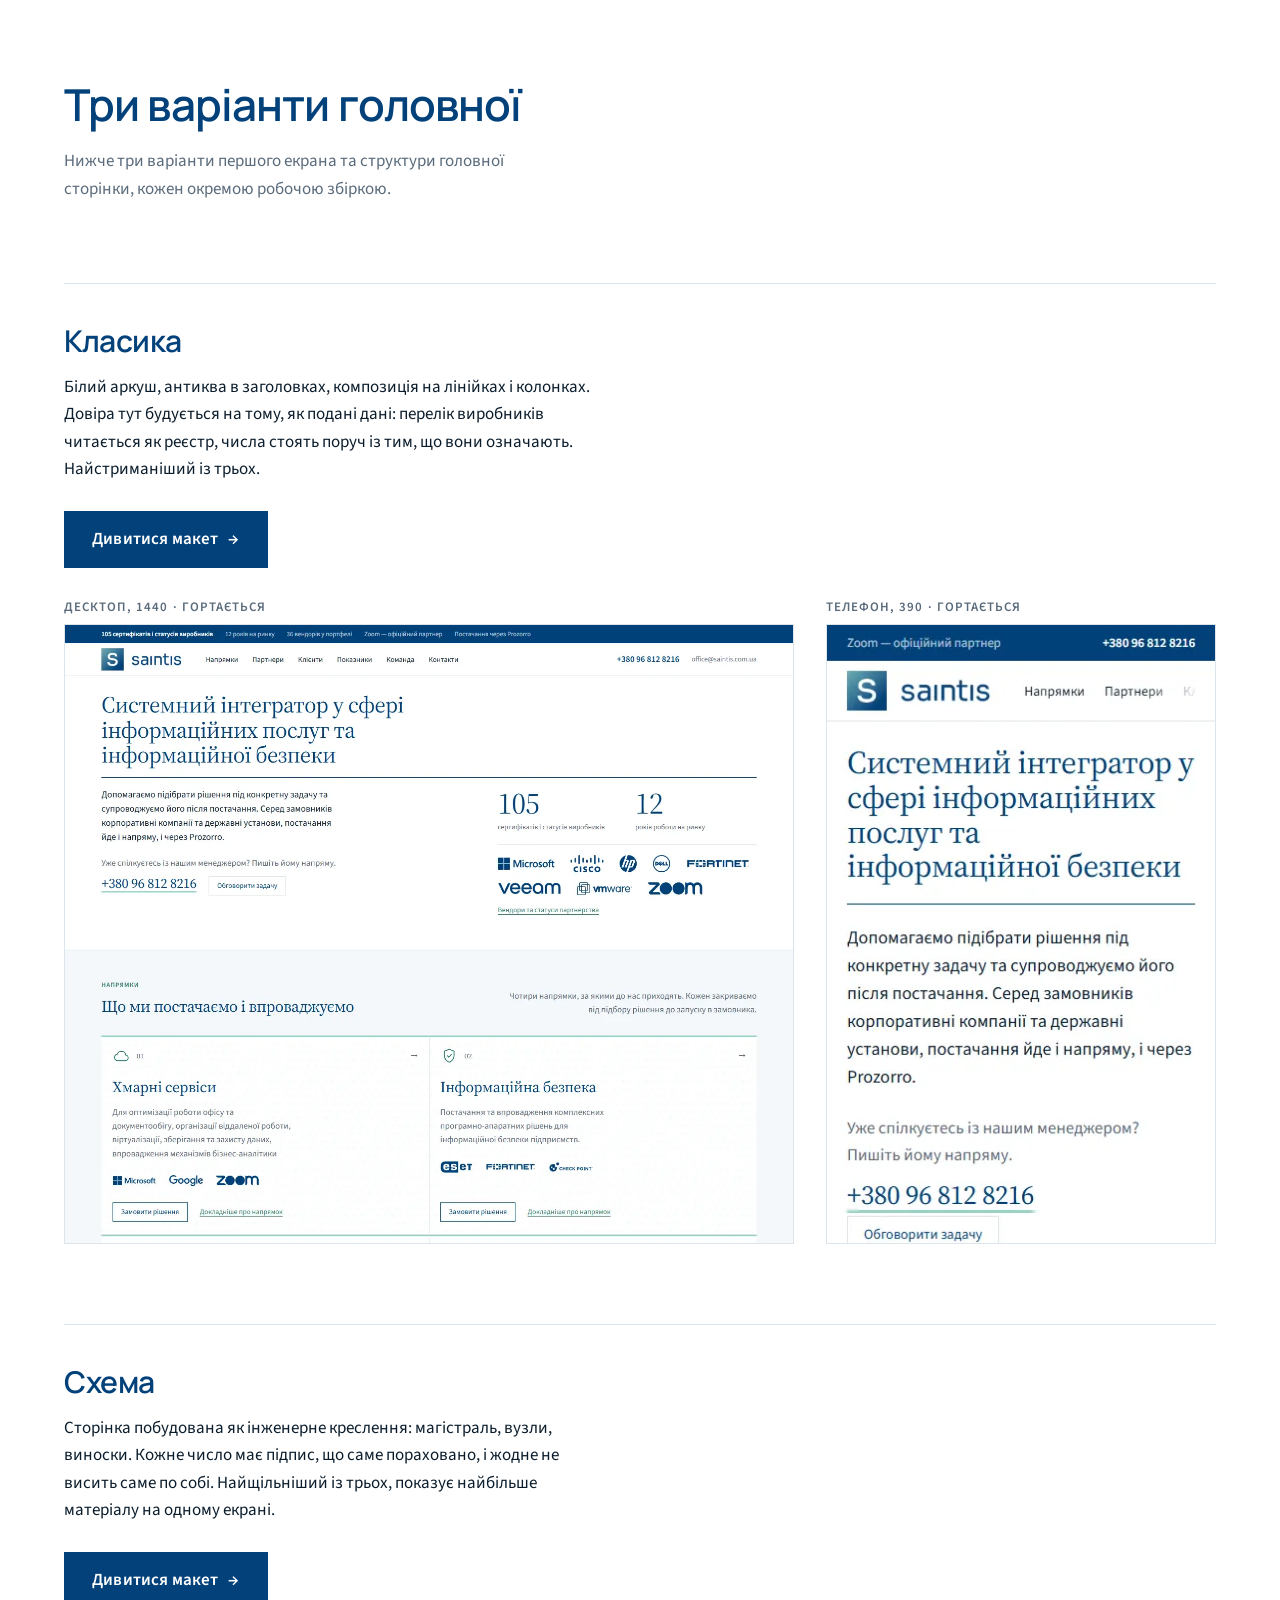
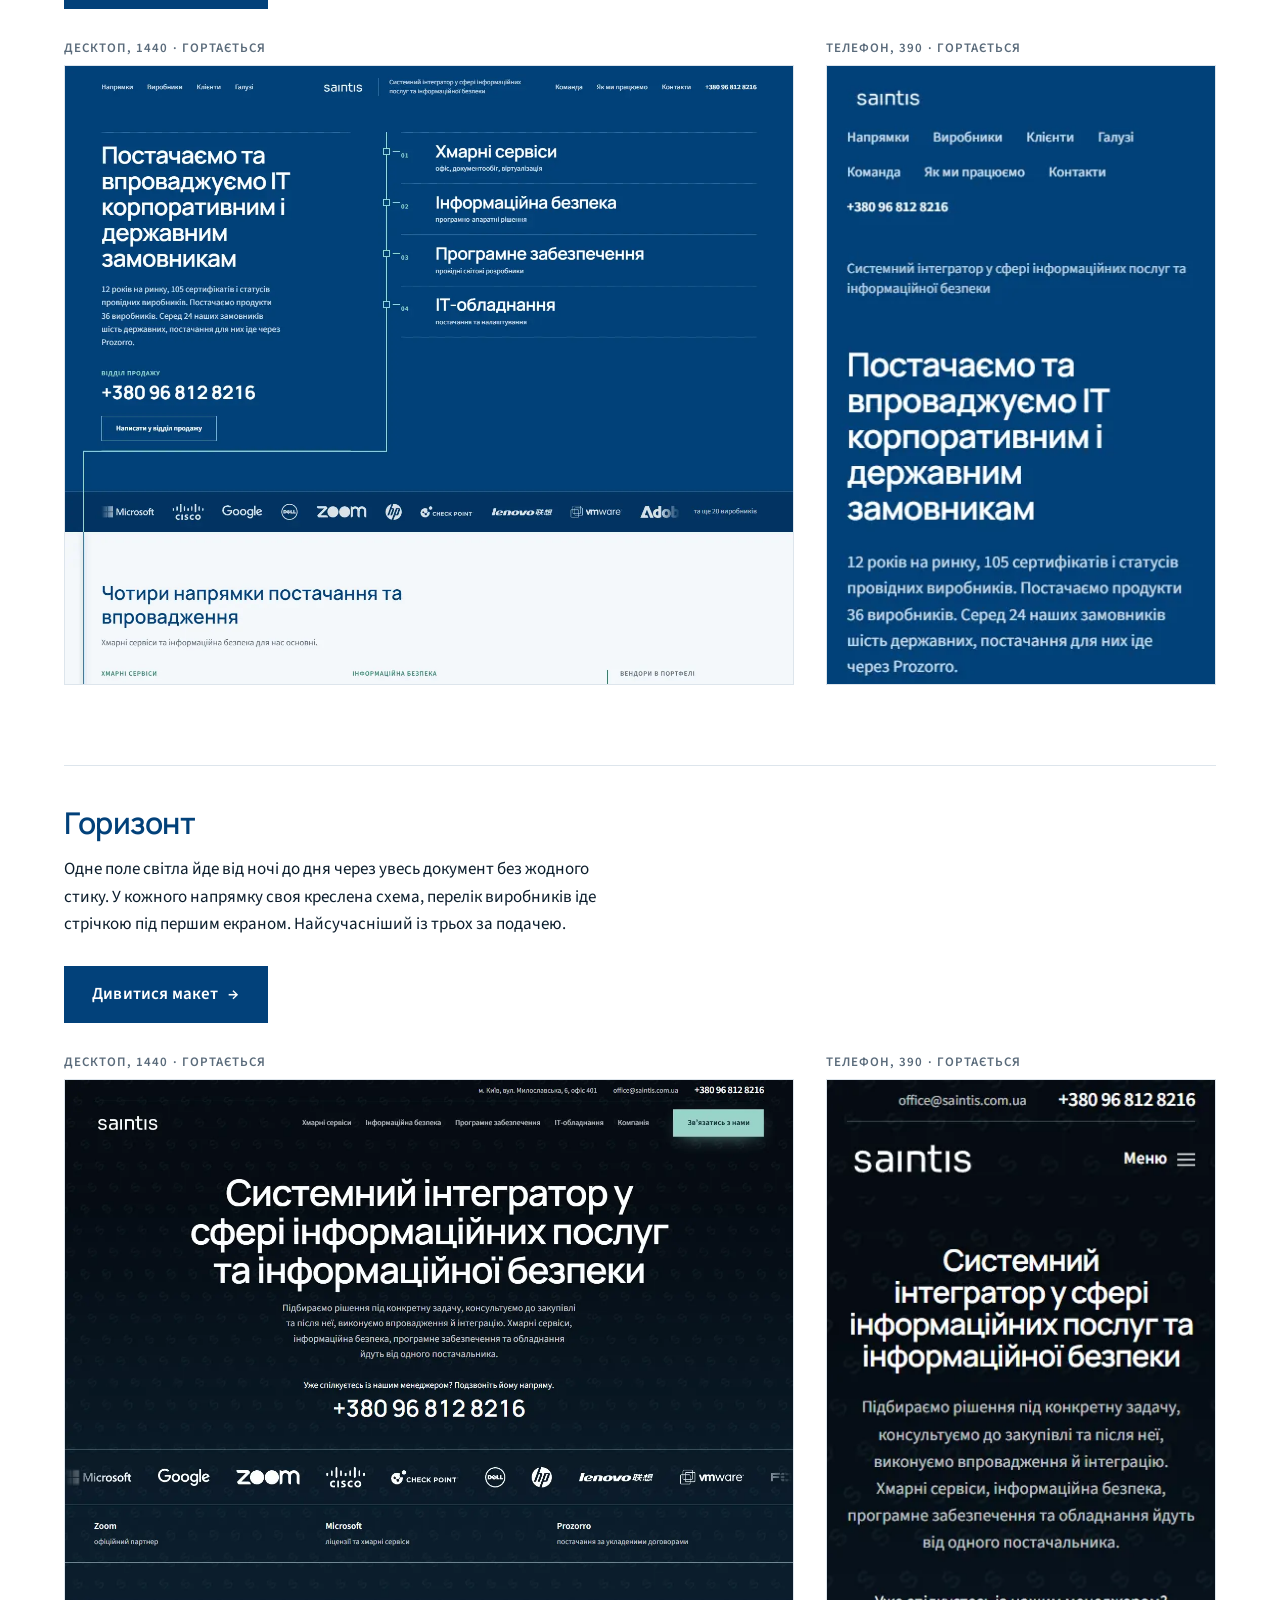
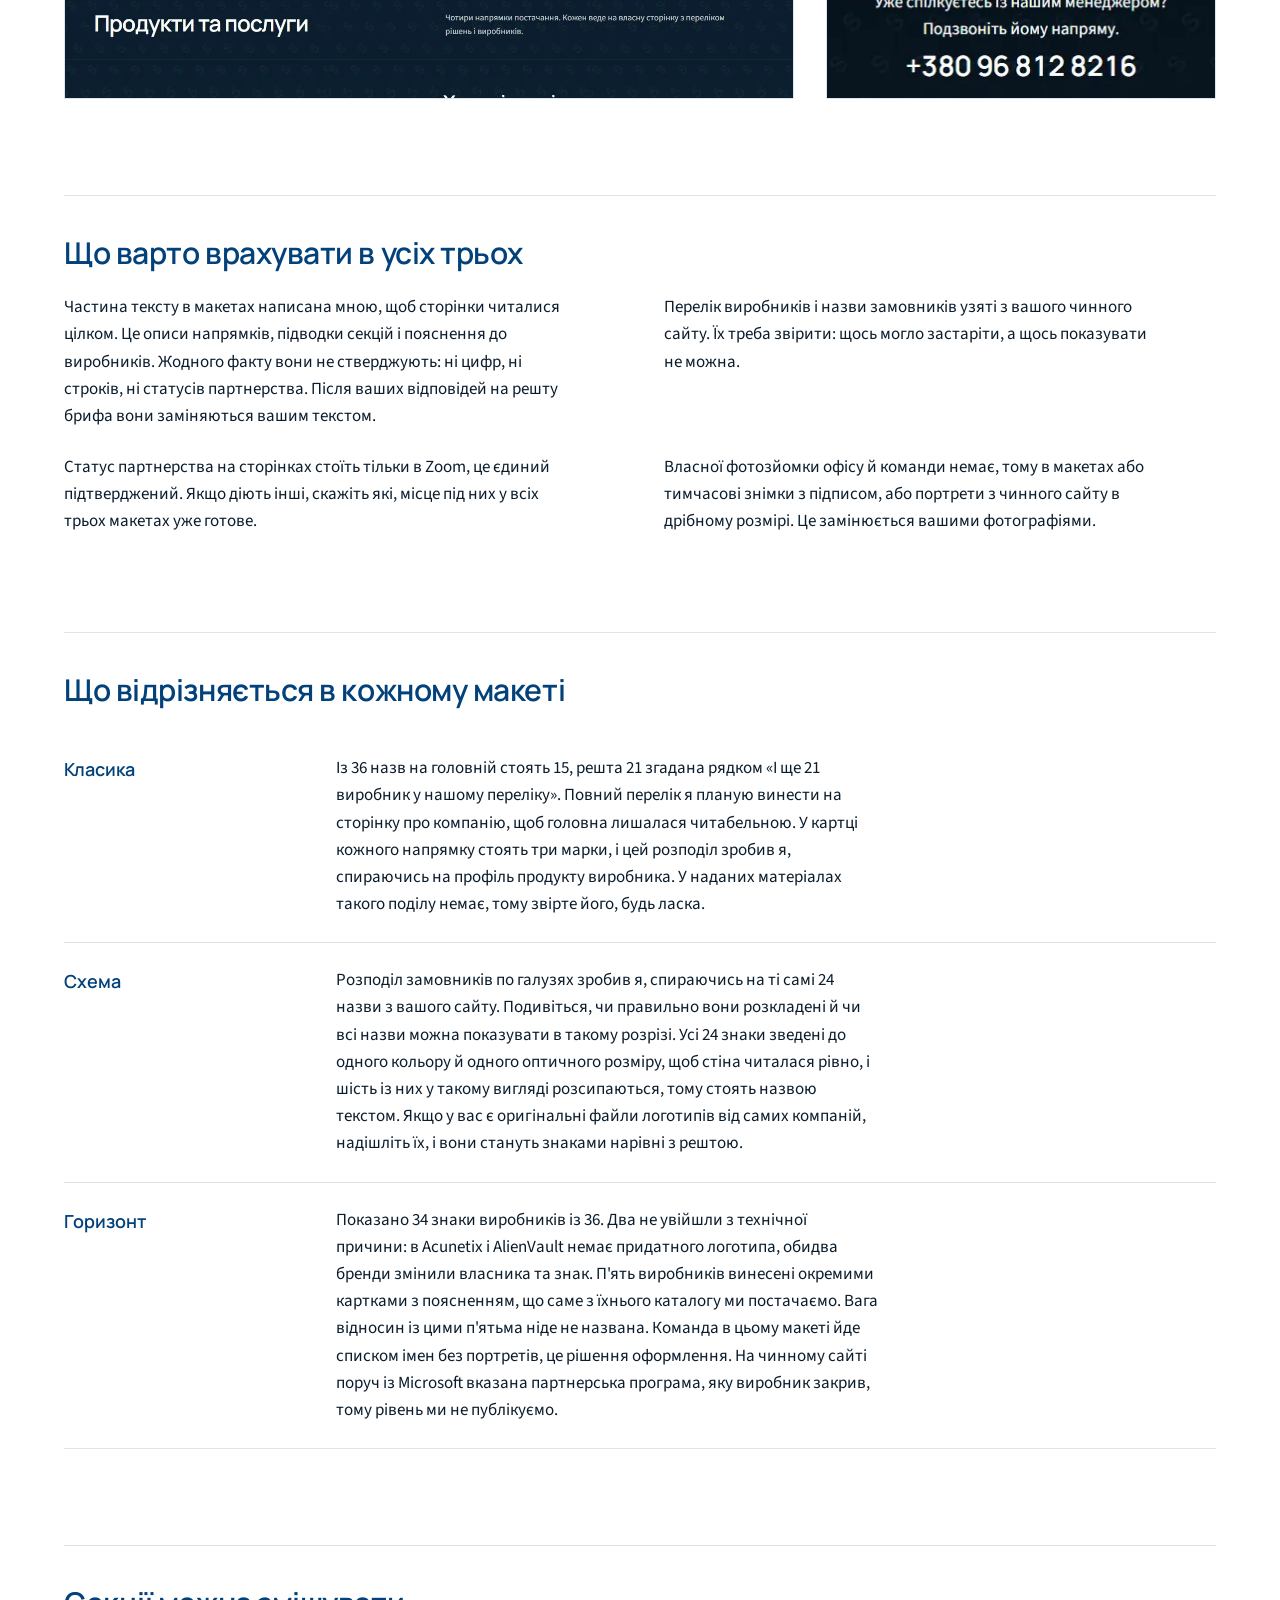
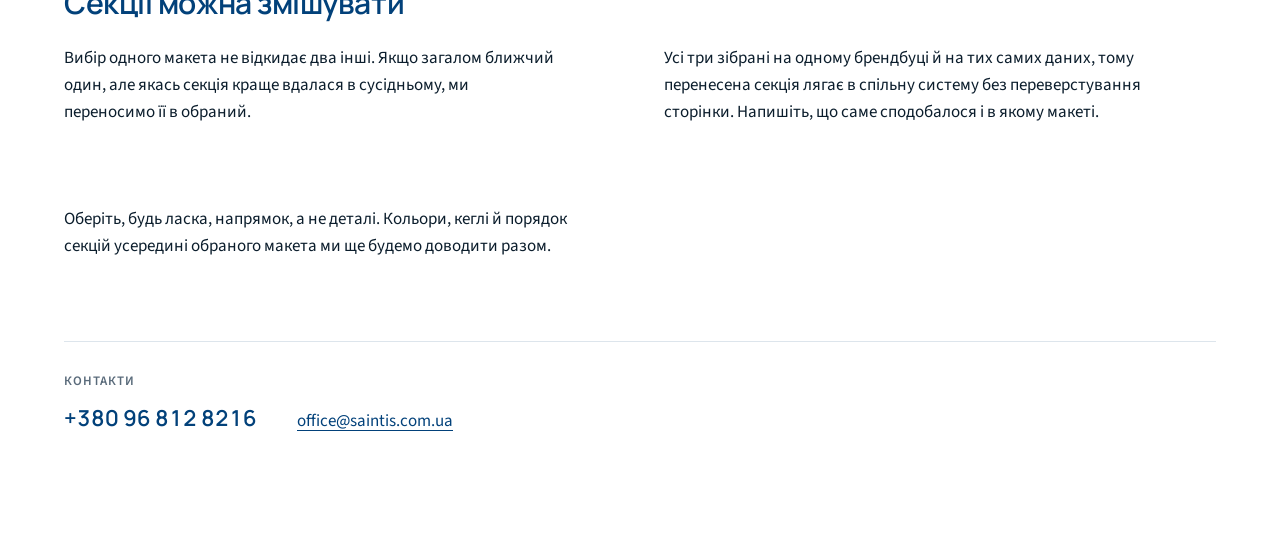
<file: variants/index.html>
<!DOCTYPE html><html lang="uk"><head><meta charset="utf-8"><meta name="viewport" content="width=device-width, initial-scale=1"><title>SAINTIS · вибір напрямку головної</title><meta name="description" content="Три варіанти головної сторінки SAINTIS для вибору напрямку."><meta name="robots" content="noindex"><link rel="icon" href="/brand/icon-gradient-tile.png"><link rel="preconnect" href="https://fonts.googleapis.com"><link rel="preconnect" href="https://fonts.gstatic.com" crossorigin><link rel="stylesheet" href="https://fonts.googleapis.com/css2?family=Manrope:wght@400;600&family=Source+Sans+3:wght@400;600&display=swap"><link rel="stylesheet" href="/_astro/global.Dn0qfnr8.css"><style>body{background:#fff}.page-title,.sect-title,.item-name,.phone{font-family:var(--font-display);color:var(--color-navy)}.page-title{letter-spacing:-.02em;font-size:clamp(1.75rem,4vw,2.75rem);font-weight:600;line-height:1.1}.sect-title{letter-spacing:-.015em;font-size:clamp(1.375rem,2.6vw,1.875rem);font-weight:600;line-height:1.15}.item-name{font-size:1.125rem;font-weight:600}.shot{border:1px solid var(--color-hairline);background:var(--color-mist);max-height:min(74vh,620px);overflow:auto}.shot img{width:100%;height:auto;display:block}.cta{background:var(--color-navy);color:#fff;letter-spacing:.01em;align-items:center;gap:.625rem;padding:.9375rem 1.75rem;font-size:1.0625rem;font-weight:600;transition:background-color .25s;display:inline-flex}.cta:hover{background:color-mix(in oklab, var(--color-navy) 86%, #fff)}.phone{font-variant-numeric:tabular-nums;font-size:1.375rem;font-weight:600}.mail{color:var(--color-navy);text-underline-offset:.25em;text-decoration:underline}
</style></head><body><main class="field pt-14 pb-20 md:pt-20 md:pb-28"><header class="max-w-[62ch]"><h1 class="page-title">Три варіанти головної</h1><p class="mt-5 text-[1.0625rem] text-muted">Нижче три варіанти першого екрана та структури головної сторінки, кожен окремою робочою збіркою.</p></header><section class="mt-14 border-t border-hairline pt-8 md:mt-20 md:pt-10"><h2 class="sect-title">Класика</h2><p class="mt-4 max-w-[68ch] text-[1.0625rem]">Білий аркуш, антиква в заголовках, композиція на лінійках і колонках. Довіра тут будується на тому, як подані дані: перелік виробників читається як реєстр, числа стоять поруч із тим, що вони означають. Найстриманіший із трьох.</p><a href="/v3/" class="cta mt-7">Дивитися макет<span aria-hidden="true">&#8594;</span></a><div class="mt-8 grid gap-6 sm:grid-cols-[2fr_1fr] sm:gap-8 lg:grid-cols-[1fr_390px]"><figure><figcaption class="label-type text-muted">Десктоп, 1440 · гортається</figcaption><div class="shot mt-2"><img src="/variants/klasyka-desktop.webp" alt="Класика, повна сторінка на десктопі" width="1440" loading="lazy" decoding="async"></div></figure><figure><figcaption class="label-type text-muted">Телефон, 390 · гортається</figcaption><div class="shot mt-2"><img src="/variants/klasyka-mobile.webp" alt="Класика, повна сторінка на телефоні" width="390" loading="lazy" decoding="async"></div></figure></div></section><section class="mt-14 border-t border-hairline pt-8 md:mt-20 md:pt-10"><h2 class="sect-title">Схема</h2><p class="mt-4 max-w-[68ch] text-[1.0625rem]">Сторінка побудована як інженерне креслення: магістраль, вузли, виноски. Кожне число має підпис, що саме пораховано, і жодне не висить саме по собі. Найщільніший із трьох, показує найбільше матеріалу на одному екрані.</p><a href="/v6/" class="cta mt-7">Дивитися макет<span aria-hidden="true">&#8594;</span></a><div class="mt-8 grid gap-6 sm:grid-cols-[2fr_1fr] sm:gap-8 lg:grid-cols-[1fr_390px]"><figure><figcaption class="label-type text-muted">Десктоп, 1440 · гортається</figcaption><div class="shot mt-2"><img src="/variants/shema-desktop.webp" alt="Схема, повна сторінка на десктопі" width="1440" loading="lazy" decoding="async"></div></figure><figure><figcaption class="label-type text-muted">Телефон, 390 · гортається</figcaption><div class="shot mt-2"><img src="/variants/shema-mobile.webp" alt="Схема, повна сторінка на телефоні" width="390" loading="lazy" decoding="async"></div></figure></div></section><section class="mt-14 border-t border-hairline pt-8 md:mt-20 md:pt-10"><h2 class="sect-title">Горизонт</h2><p class="mt-4 max-w-[68ch] text-[1.0625rem]">Одне поле світла йде від ночі до дня через увесь документ без жодного стику. У кожного напрямку своя креслена схема, перелік виробників іде стрічкою під першим екраном. Найсучасніший із трьох за подачею.</p><a href="/v10/" class="cta mt-7">Дивитися макет<span aria-hidden="true">&#8594;</span></a><div class="mt-8 grid gap-6 sm:grid-cols-[2fr_1fr] sm:gap-8 lg:grid-cols-[1fr_390px]"><figure><figcaption class="label-type text-muted">Десктоп, 1440 · гортається</figcaption><div class="shot mt-2"><img src="/variants/horyzont-desktop.webp" alt="Горизонт, повна сторінка на десктопі" width="1440" loading="lazy" decoding="async"></div></figure><figure><figcaption class="label-type text-muted">Телефон, 390 · гортається</figcaption><div class="shot mt-2"><img src="/variants/horyzont-mobile.webp" alt="Горизонт, повна сторінка на телефоні" width="390" loading="lazy" decoding="async"></div></figure></div></section><section class="mt-16 border-t border-hairline pt-8 md:mt-24 md:pt-10"><h2 class="sect-title">Що варто врахувати в усіх трьох</h2><div class="mt-6 grid gap-6 sm:grid-cols-2 sm:gap-x-12"><p class="max-w-[62ch] text-[1.0625rem]">Частина тексту в макетах написана мною, щоб сторінки читалися цілком. Це описи напрямків, підводки секцій і пояснення до виробників. Жодного факту вони не стверджують: ні цифр, ні строків, ні статусів партнерства. Після ваших відповідей на решту брифа вони заміняються вашим текстом.</p><p class="max-w-[62ch] text-[1.0625rem]">Перелік виробників і назви замовників узяті з вашого чинного сайту. Їх треба звірити: щось могло застаріти, а щось показувати не можна.</p><p class="max-w-[62ch] text-[1.0625rem]">Статус партнерства на сторінках стоїть тільки в Zoom, це єдиний підтверджений. Якщо діють інші, скажіть які, місце під них у всіх трьох макетах уже готове.</p><p class="max-w-[62ch] text-[1.0625rem]">Власної фотозйомки офісу й команди немає, тому в макетах або тимчасові знімки з підписом, або портрети з чинного сайту в дрібному розмірі. Це замінюється вашими фотографіями.</p></div></section><section class="mt-16 border-t border-hairline pt-8 md:mt-24 md:pt-10"><h2 class="sect-title">Що відрізняється в кожному макеті</h2><dl class="mt-6"><div class="grid gap-x-12 gap-y-2 border-b border-hairline py-6 sm:grid-cols-[14rem_1fr]"><dt class="item-name">Класика</dt><dd class="max-w-[68ch] text-[1.0625rem]">Із 36 назв на головній стоять 15, решта 21 згадана рядком «І ще 21 виробник у нашому переліку». Повний перелік я планую винести на сторінку про компанію, щоб головна лишалася читабельною. У картці кожного напрямку стоять три марки, і цей розподіл зробив я, спираючись на профіль продукту виробника. У наданих матеріалах такого поділу немає, тому звірте його, будь ласка.</dd></div><div class="grid gap-x-12 gap-y-2 border-b border-hairline py-6 sm:grid-cols-[14rem_1fr]"><dt class="item-name">Схема</dt><dd class="max-w-[68ch] text-[1.0625rem]">Розподіл замовників по галузях зробив я, спираючись на ті самі 24 назви з вашого сайту. Подивіться, чи правильно вони розкладені й чи всі назви можна показувати в такому розрізі. Усі 24 знаки зведені до одного кольору й одного оптичного розміру, щоб стіна читалася рівно, і шість із них у такому вигляді розсипаються, тому стоять назвою текстом. Якщо у вас є оригінальні файли логотипів від самих компаній, надішліть їх, і вони стануть знаками нарівні з рештою.</dd></div><div class="grid gap-x-12 gap-y-2 border-b border-hairline py-6 sm:grid-cols-[14rem_1fr]"><dt class="item-name">Горизонт</dt><dd class="max-w-[68ch] text-[1.0625rem]">Показано 34 знаки виробників із 36. Два не увійшли з технічної причини: в Acunetix і AlienVault немає придатного логотипа, обидва бренди змінили власника та знак. П&#39;ять виробників винесені окремими картками з поясненням, що саме з їхнього каталогу ми постачаємо. Вага відносин із цими п&#39;ятьма ніде не названа. Команда в цьому макеті йде списком імен без портретів, це рішення оформлення. На чинному сайті поруч із Microsoft вказана партнерська програма, яку виробник закрив, тому рівень ми не публікуємо.</dd></div></dl></section><section class="mt-16 border-t border-hairline pt-8 md:mt-24 md:pt-10"><h2 class="sect-title">Секції можна змішувати</h2><div class="mt-6 grid gap-6 sm:grid-cols-2 sm:gap-x-12"><p class="max-w-[62ch] text-[1.0625rem]">Вибір одного макета не відкидає два інші. Якщо загалом ближчий один, але якась секція краще вдалася в сусідньому, ми переносимо її в обраний.</p><p class="max-w-[62ch] text-[1.0625rem]">Усі три зібрані на одному брендбуці й на тих самих даних, тому перенесена секція лягає в спільну систему без переверстування сторінки. Напишіть, що саме сподобалося і в якому макеті.</p></div></section><p class="mt-14 max-w-[68ch] text-[1.0625rem] md:mt-20">Оберіть, будь ласка, напрямок, а не деталі. Кольори, кеглі й порядок секцій усередині обраного макета ми ще будемо доводити разом.</p><section class="mt-14 border-t border-hairline pt-8 md:mt-20"><h2 class="label-type text-muted">Контакти</h2><div class="mt-3 flex flex-wrap items-baseline gap-x-10 gap-y-2"><a href="tel:+380968128216" class="phone">+380 96 812 8216</a><a href="mailto:office@saintis.com.ua" class="mail">office@saintis.com.ua</a></div></section></main></body></html>
</file>
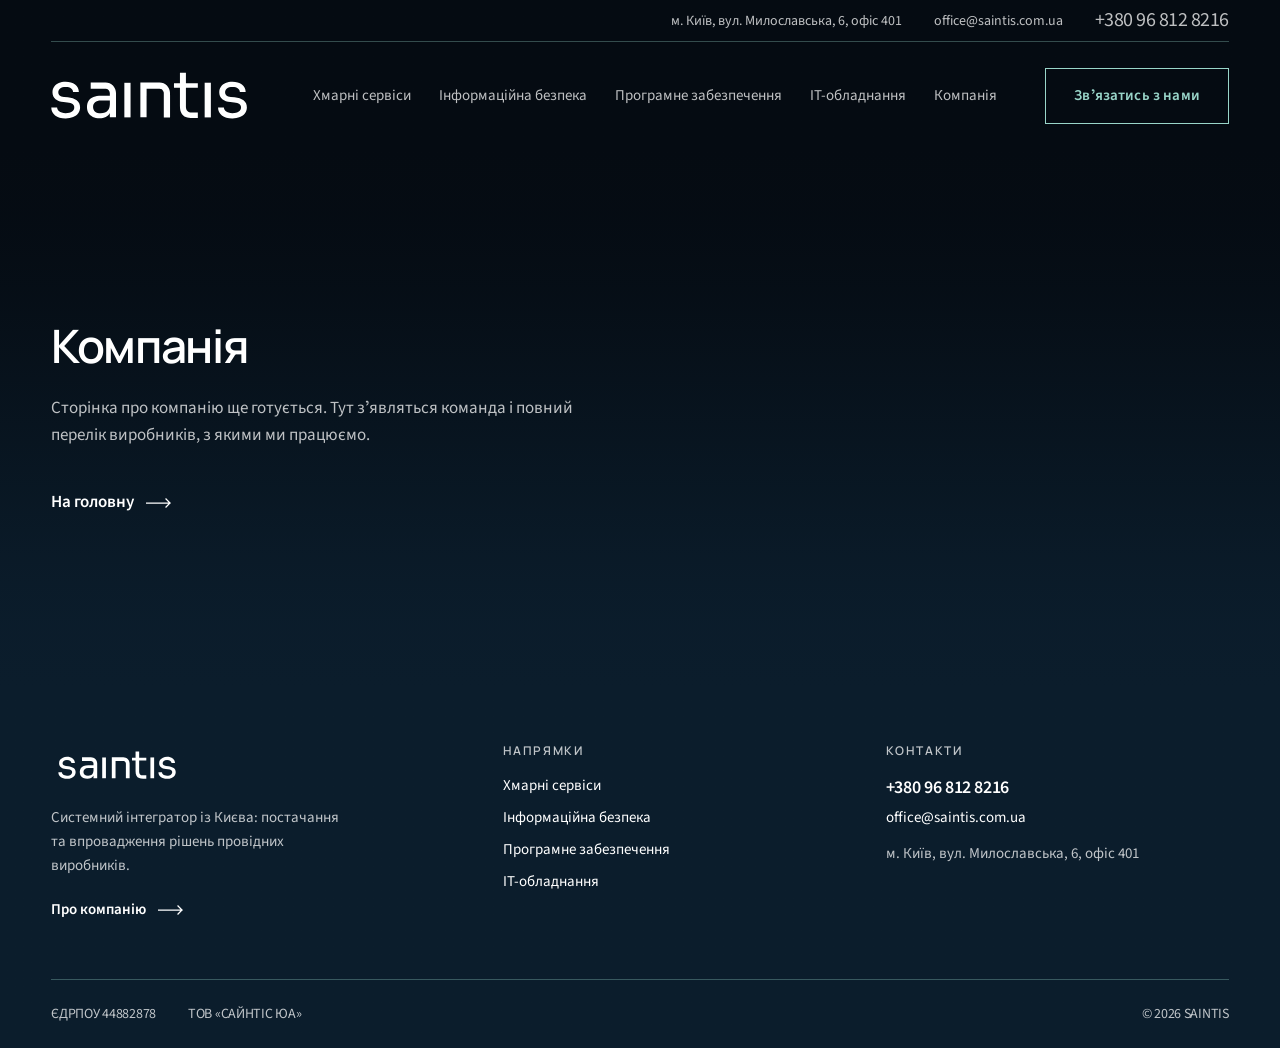
<file: v11/kompaniia/index.html>
<!DOCTYPE html><html lang="uk"><head><meta charset="utf-8"><meta name="viewport" content="width=device-width, initial-scale=1"><meta name="robots" content="noindex"><title>Компанія · SAINTIS</title><link rel="icon" href="/_astro/icon-tile.CX155H_2_1tXdYQ.png" sizes="32x32"><link rel="apple-touch-icon" href="/_astro/icon-tile.CX155H_2_Z1qPI3j.png"><link rel="preconnect" href="https://fonts.googleapis.com"><link rel="preconnect" href="https://fonts.gstatic.com" crossorigin><link rel="stylesheet" href="https://fonts.googleapis.com/css2?family=Manrope:wght@400;600&family=Source+Sans+3:wght@400;600&display=swap"><link rel="stylesheet" href="/_astro/global.Dn0qfnr8.css"><link rel="stylesheet" href="/_astro/site.vZ-puhSk.css"></head><body><a href="#main" class="sr-only focus:not-sr-only focus:absolute focus:z-50 focus:m-4 focus:bg-aqua focus:px-4 focus:py-2 focus:text-night-1">Перейти до вмісту</a><div><header class="masthead phase phase-dark relative z-50" style="--from:#050b12;--to:#050b12;--air:transparent" data-masthead><div class="shell"><div class="masthead-top flex flex-wrap items-center justify-end gap-x-8 gap-y-1 py-2 text-sm" style="border-bottom:1px solid var(--rule)"><span class="hidden text-[color:var(--dim)] sm:inline">м. Київ, вул. Милославська, 6, офіс 401</span><a href="mailto:office@saintis.com.ua" class="text-[color:var(--dim)] hover:text-white">office@saintis.com.ua</a><a href="tel:+380968128216" class="num text-[1.25rem] leading-tight tracking-tight text-[color:var(--dim)] hover:text-white">+380 96 812 8216</a></div><div class="masthead-row flex flex-wrap items-center gap-x-6 py-5"><a href="/v11/" class="masthead-logo order-1 -ml-2 block w-[160px] shrink-0 text-[color:var(--ink)] sm:-ml-3 sm:w-[220px]" aria-label="SAINTIS, на головну"><?xml version="1.0" encoding="utf-8"?>
<!-- Generator: Adobe Illustrator 23.1.0, SVG Export Plug-In . SVG Version: 6.00 Build 0)  -->
<svg version="1.1" xmlns="http://www.w3.org/2000/svg" xmlns:xlink="http://www.w3.org/1999/xlink" x="0px" y="0px"
	 viewBox="0 0 566.9 173.2" style="enable-background:new 0 0 566.9 173.2;" xml:space="preserve">
<style type="text/css">
	.st0{fill:currentColor;}
</style>
<g>
	<g>
		<path class="st0" d="M68.6,145.4c-11.7,0-20.7-2.5-27.1-7.5c-6.4-5-9.7-11.8-9.9-20.5h15c0.2,3.4,2,6.7,5.3,9.8
			c3.3,3.1,8.9,4.6,16.8,4.6c7.1,0,12.6-1.4,16.4-4.3c3.8-2.8,5.7-6.3,5.7-10.4c0-3.7-1.4-6.5-4.2-8.6c-2.8-2.1-7.3-3.4-13.5-4.1
			l-9.7-1c-8.5-0.9-15.4-3.4-20.7-7.6c-5.3-4.2-8-10-8-17.6c0-5.7,1.4-10.5,4.3-14.6c2.9-4.1,6.9-7.2,12-9.3C56,52,61.9,51,68.6,51
			c10,0,18.1,2.2,24.4,6.7c6.2,4.5,9.5,11.1,9.7,19.9h-15c-0.1-3.6-1.8-6.6-4.9-9.1s-7.9-3.8-14.1-3.8s-11,1.3-14.2,3.8
			c-3.2,2.6-4.8,5.8-4.8,9.7c0,3.3,1.1,6,3.4,8c2.3,2,6,3.3,11.3,3.8l9.7,1c9.6,1,17.2,3.6,23,7.9c5.8,4.3,8.7,10.3,8.7,18.1
			c0,5.6-1.6,10.5-4.8,14.8c-3.2,4.3-7.5,7.6-13.1,10S75.8,145.4,68.6,145.4z"/>
		<polygon class="st0" points="219.9,142.7 219.9,66.3 219.9,53.6 235.9,53.6 235.9,66.3 235.9,142.7 		"/>
		<path class="st0" d="M409.3,66.5v-12h-30.7v-27h-15.4v27h-15.4v12h15.4v46.7c0,7.9,1.3,14.2,3.9,18.8c2.6,4.6,6.3,7.9,11.2,9.8
			c4.8,1.9,10.6,2.8,17.3,2.8h13.7v-14.3h-15.7c-4.8,0-8.5-1.3-11.1-3.9c-2.6-2.6-3.9-6.3-3.9-11.1V66.5H409.3z"/>
		<path class="st0" d="M426.9,53.4v89.4h16V53.4H426.9z"/>
		<path class="st0" d="M498.4,145.4c-11.7,0-20.7-2.5-27.1-7.5c-6.4-5-9.7-11.8-9.9-20.5h15c0.2,3.4,2,6.7,5.3,9.8
			c3.3,3.1,8.9,4.6,16.8,4.6c7.1,0,12.6-1.4,16.4-4.3c3.8-2.8,5.7-6.3,5.7-10.4c0-3.7-1.4-6.5-4.2-8.6c-2.8-2.1-7.3-3.4-13.5-4.1
			l-9.7-1c-8.5-0.9-15.4-3.4-20.7-7.6c-5.3-4.2-8-10-8-17.6c0-5.7,1.4-10.5,4.3-14.6c2.9-4.1,6.9-7.2,12-9.3
			c5.1-2.2,11-3.3,17.7-3.3c10,0,18.1,2.2,24.4,6.7c6.2,4.5,9.5,11.1,9.7,19.9h-15c-0.1-3.6-1.8-6.6-4.9-9.1
			c-3.2-2.5-7.9-3.8-14.1-3.8c-6.2,0-11,1.3-14.2,3.8c-3.2,2.6-4.8,5.8-4.8,9.7c0,3.3,1.1,6,3.4,8c2.3,2,6,3.3,11.3,3.8l9.7,1
			c9.6,1,17.2,3.6,23,7.9c5.8,4.3,8.7,10.3,8.7,18.1c0,5.6-1.6,10.5-4.8,14.8c-3.2,4.3-7.5,7.6-13.1,10
			C512,144.2,505.6,145.4,498.4,145.4z"/>
		<path class="st0" d="M337.5,142.8L337.5,142.8l-15.9,0V79.9c0-0.4-0.1-0.7-0.1-1.1c-0.7-3-2-5.6-4-7.5c-0.1-0.1-0.2-0.2-0.3-0.3
			c-0.2-0.2-0.5-0.4-0.7-0.5c-1.7-1.1-3.8-1.8-6.1-1.8h-33.1v18.5c-0.1,0.7-0.1,1.5-0.1,2.3v53.2h-16V53.6h0l0,0c0,0,0.1,0,0.1,0
			v-0.7h26.5c5.3-0.1,9.6-0.2,10.5-0.2c2.3,0,4.5,0.1,6.5,0.2h5.7c14.9,0,27.1,12.1,27.1,27.1V84c0,0.8,0.1,1.5,0.1,2.4v56.4v0
			H337.5z"/>
		<path class="st0" d="M171.4,52.8h-38.2v15.9h38.2c6.1,0,11.1,5,11.1,11.1v7.4H160c-7.7,0-14.2,1.1-19.7,3.3
			c-5.5,2.2-9.6,5.4-12.4,9.6c-2.8,4.2-4.3,9.5-4.3,15.9c0,6.1,1.3,11.3,3.9,15.7c2.6,4.3,6.3,7.7,11.2,9.9
			c4.8,2.3,10.6,3.4,17.3,3.4c6.2,0,11.5-1.1,15.9-3.3c4.4-2.2,7.8-5.5,10.3-9.8c0.1-0.2,0.2-0.5,0.3-0.7v11.5h15.9V79.9
			C198.5,65,186.4,52.8,171.4,52.8z M182.5,109.7c-0.2,5.8-1.5,10.3-3.8,13.6c-2.3,3.3-5.1,5.6-8.6,7c-3.5,1.4-7.1,2.1-10.8,2.1
			c-6.4,0-11.4-1.5-14.8-4.5c-3.5-3-5.2-7-5.2-11.9c0-4.9,1.7-8.9,5.2-12c3.4-3.1,8.4-4.7,14.8-4.7h23.3v10.5L182.5,109.7z"/>
	</g>
</g>
</svg>
</a><nav class="navrow order-4 hidden basis-full pt-4 sm:block xl:order-2 xl:ml-auto xl:basis-auto xl:pt-0" aria-label="Основна навігація"><ul class="flex items-center gap-4 text-[0.9375rem] md:gap-7"><li><a href="/v11/#hmarni-servisy" class="whitespace-nowrap text-[color:var(--dim)] hover:text-[color:var(--ink)]">Хмарні сервіси</a></li><li><a href="/v11/#informatsiina-bezpeka" class="whitespace-nowrap text-[color:var(--dim)] hover:text-[color:var(--ink)]">Інформаційна безпека</a></li><li><a href="/v11/#programne-zabezpechennia" class="whitespace-nowrap text-[color:var(--dim)] hover:text-[color:var(--ink)]">Програмне забезпечення</a></li><li><a href="/v11/#it-obladnannia" class="whitespace-nowrap text-[color:var(--dim)] hover:text-[color:var(--ink)]">ІТ-обладнання</a></li><li><a href="/v11/#kompaniia" class="whitespace-nowrap text-[color:var(--dim)] hover:text-[color:var(--ink)]">Компанія</a></li></ul></nav><button type="button" class="cta cta-ghost order-2 ml-auto hidden text-[0.9375rem] sm:inline-flex xl:order-3 xl:ml-6" data-open-request>Звʼязатись з нами</button><details class="menu order-3 ml-auto sm:hidden"><summary class="flex cursor-pointer list-none items-center gap-2.5 py-2 pl-3 font-semibold [&amp;::-webkit-details-marker]:hidden"><span class="menu-label">Меню</span><svg width="18" height="14" viewBox="0 0 18 14" fill="none" aria-hidden="true"><path class="menu-bar-1" d="M0 1.5h18" stroke="currentColor" stroke-width="1.5"></path><path class="menu-bar-2" d="M0 7h18" stroke="currentColor" stroke-width="1.5"></path><path class="menu-bar-3" d="M0 12.5h18" stroke="currentColor" stroke-width="1.5"></path></svg></summary><div class="menu-panel phase-dark"><div class="horizon"></div><div class="shell"><nav aria-label="Основна навігація"><ul><li><a href="/v11/#hmarni-servisy" class="rule-top block py-4 text-[1.0625rem] font-semibold hover:text-aqua">Хмарні сервіси</a></li><li><a href="/v11/#informatsiina-bezpeka" class="rule-top block py-4 text-[1.0625rem] font-semibold hover:text-aqua">Інформаційна безпека</a></li><li><a href="/v11/#programne-zabezpechennia" class="rule-top block py-4 text-[1.0625rem] font-semibold hover:text-aqua">Програмне забезпечення</a></li><li><a href="/v11/#it-obladnannia" class="rule-top block py-4 text-[1.0625rem] font-semibold hover:text-aqua">ІТ-обладнання</a></li><li><a href="/v11/#kompaniia" class="rule-top block py-4 text-[1.0625rem] font-semibold hover:text-aqua">Компанія</a></li></ul></nav><div class="rule-top mt-2 flex flex-col gap-4 pt-6 pb-8"><button type="button" class="cta cta-aqua justify-center" data-open-request>Звʼязатись з нами</button><a href="tel:+380968128216" class="num text-center text-lg font-semibold">+380 96 812 8216</a></div></div></div></details></div></div></header></div><script type="module">var e=document.querySelector(`[data-masthead]`),t=e?.parentElement;if(e&&t){new IntersectionObserver(([n])=>{let r=!n.isIntersecting&&n.boundingClientRect.top<0;r!==e.classList.contains(`is-compact`)&&(t.style.height=r?`${t.offsetHeight}px`:``,e.classList.toggle(`is-compact`,r),r?_():(e.style.background=``,u(!1)))}).observe(t);let n=(e,t,n)=>`color-mix(in oklab, ${t} ${(n*100).toFixed(2)}%, ${e})`,r=[[0,0],[.12,.04],[.25,.16],[.5,.5],[.75,.84],[.88,.96],[1,1]],i=`#0b1d2c`,a=`#02417a`,o=`#205e8a`,s=[[0,i],[.14,n(i,a,.16)],[.34,n(i,a,.5)],[.54,n(i,a,.84)],[.66,a],[.84,n(a,o,.5)],[1,o]],c=[...document.querySelectorAll(`main > .phase, body > footer.phase`)],l=e=>{if(e.classList.contains(`phase-directions`))return s;let t=getComputedStyle(e),i=t.getPropertyValue(`--from`).trim(),a=t.getPropertyValue(`--to`).trim(),o=parseFloat(t.getPropertyValue(`--ramp`))||1;return[...r.map(([e,t])=>[e*o,n(i,a,t)]),[1,a]]},u=t=>{e.classList.toggle(`phase-light`,t),e.classList.toggle(`phase-dark`,!t)},d=e=>Math.min(1,Math.max(0,e)),f=(e,t,n)=>{let r=(e+.3963377774*t+.2158037573*n)**3,i=(e-.1055613458*t-.0638541728*n)**3,a=(e-.0894841775*t-1.291485548*n)**3;return .2126*d(4.0767416621*r-3.3077115913*i+.2309699292*a)+.7152*d(-1.2684380046*r+2.6097574011*i-.3413193965*a)+.0722*d(-.0041960863*r-.7034186147*i+1.707614701*a)},p=.085,m=.235,h=t=>{let n=(t.match(/-?[\d.]+%?/g)??[]).map(parseFloat);if(!t.startsWith(`oklab`)||n.length<3)return u(!1);let r=t.includes(`%`)&&n[0]>1?n[0]/100:n[0],[i,a]=[n[1],n[2]],o=f(r,i,a);if(o>p&&o<m){let t=o<.15?p:m,n=0,r=1;for(let e=0;e<20;e++){let e=(n+r)/2;f(e,i,a)<t?n=e:r=e}return e.style.background=`oklab(${r.toFixed(4)} ${i} ${a})`,u(t===m)}u(o>=m)},g=!1;function _(){if(g=!1,!e.classList.contains(`is-compact`))return;let t=e.getBoundingClientRect().bottom,r=c.find(e=>{let n=e.getBoundingClientRect();return n.top<=t&&n.bottom>t});if(!r)return;let i=r.getBoundingClientRect(),a=Math.min(1,Math.max(0,(t-i.top)/i.height)),o=l(r),s=Math.max(1,o.findIndex(([e])=>e>=a)),[u,d]=o[s-1],[f,p]=o[s];e.style.background=n(d,p,f>u?(a-u)/(f-u):0),h(getComputedStyle(e).backgroundColor)}let v=e.querySelector(`.menu`);v&&(v.addEventListener(`click`,e=>{e.target.closest(`.menu-panel a`)&&(v.open=!1)}),addEventListener(`keydown`,e=>{e.key===`Escape`&&v.open&&!document.querySelector(`dialog[open]`)&&(v.open=!1,v.querySelector(`summary`)?.focus())})),addEventListener(`scroll`,()=>{g||(g=!0,requestAnimationFrame(_))},{passive:!0})}</script><main id="main"><section class="phase phase-dark" style="--from:#050b12;--to:#0b1d2c;--air:transparent"><div class="shell flex min-h-[60svh] flex-col justify-center py-20 md:py-28"><h1 class="text-[clamp(1.75rem,3.6vw,3rem)]">Компанія</h1><p class="measure mt-6 text-[1.0625rem] text-[color:var(--dim)]">Сторінка про компанію ще готується. Тут зʼявляться команда і повний перелік виробників, з якими ми працюємо.</p><a href="/v11/" class="arrow-link mt-10 inline-flex items-center gap-3 self-start font-semibold hover:text-aqua">На головну<svg width="26" height="10" viewBox="0 0 26 10" fill="none" aria-hidden="true"><path d="M0 5h24M20 1l4 4-4 4" stroke="currentColor" stroke-width="1.25" stroke-linecap="square"></path></svg></a></div></section></main><footer class="phase phase-dark" style="--from:#0b1d2c;--to:#0b1d2c;--air:transparent"><div class="shell"><div class="grid gap-10 py-14 md:grid-cols-[1.2fr_1fr_1fr]"><div><div class="w-[132px]"><?xml version="1.0" encoding="utf-8"?>
<!-- Generator: Adobe Illustrator 23.1.0, SVG Export Plug-In . SVG Version: 6.00 Build 0)  -->
<svg version="1.1" xmlns="http://www.w3.org/2000/svg" xmlns:xlink="http://www.w3.org/1999/xlink" x="0px" y="0px"
	 viewBox="0 0 566.9 173.2" style="enable-background:new 0 0 566.9 173.2;" xml:space="preserve">
<style type="text/css">
	.st0{fill:currentColor;}
</style>
<g>
	<g>
		<path class="st0" d="M68.6,145.4c-11.7,0-20.7-2.5-27.1-7.5c-6.4-5-9.7-11.8-9.9-20.5h15c0.2,3.4,2,6.7,5.3,9.8
			c3.3,3.1,8.9,4.6,16.8,4.6c7.1,0,12.6-1.4,16.4-4.3c3.8-2.8,5.7-6.3,5.7-10.4c0-3.7-1.4-6.5-4.2-8.6c-2.8-2.1-7.3-3.4-13.5-4.1
			l-9.7-1c-8.5-0.9-15.4-3.4-20.7-7.6c-5.3-4.2-8-10-8-17.6c0-5.7,1.4-10.5,4.3-14.6c2.9-4.1,6.9-7.2,12-9.3C56,52,61.9,51,68.6,51
			c10,0,18.1,2.2,24.4,6.7c6.2,4.5,9.5,11.1,9.7,19.9h-15c-0.1-3.6-1.8-6.6-4.9-9.1s-7.9-3.8-14.1-3.8s-11,1.3-14.2,3.8
			c-3.2,2.6-4.8,5.8-4.8,9.7c0,3.3,1.1,6,3.4,8c2.3,2,6,3.3,11.3,3.8l9.7,1c9.6,1,17.2,3.6,23,7.9c5.8,4.3,8.7,10.3,8.7,18.1
			c0,5.6-1.6,10.5-4.8,14.8c-3.2,4.3-7.5,7.6-13.1,10S75.8,145.4,68.6,145.4z"/>
		<polygon class="st0" points="219.9,142.7 219.9,66.3 219.9,53.6 235.9,53.6 235.9,66.3 235.9,142.7 		"/>
		<path class="st0" d="M409.3,66.5v-12h-30.7v-27h-15.4v27h-15.4v12h15.4v46.7c0,7.9,1.3,14.2,3.9,18.8c2.6,4.6,6.3,7.9,11.2,9.8
			c4.8,1.9,10.6,2.8,17.3,2.8h13.7v-14.3h-15.7c-4.8,0-8.5-1.3-11.1-3.9c-2.6-2.6-3.9-6.3-3.9-11.1V66.5H409.3z"/>
		<path class="st0" d="M426.9,53.4v89.4h16V53.4H426.9z"/>
		<path class="st0" d="M498.4,145.4c-11.7,0-20.7-2.5-27.1-7.5c-6.4-5-9.7-11.8-9.9-20.5h15c0.2,3.4,2,6.7,5.3,9.8
			c3.3,3.1,8.9,4.6,16.8,4.6c7.1,0,12.6-1.4,16.4-4.3c3.8-2.8,5.7-6.3,5.7-10.4c0-3.7-1.4-6.5-4.2-8.6c-2.8-2.1-7.3-3.4-13.5-4.1
			l-9.7-1c-8.5-0.9-15.4-3.4-20.7-7.6c-5.3-4.2-8-10-8-17.6c0-5.7,1.4-10.5,4.3-14.6c2.9-4.1,6.9-7.2,12-9.3
			c5.1-2.2,11-3.3,17.7-3.3c10,0,18.1,2.2,24.4,6.7c6.2,4.5,9.5,11.1,9.7,19.9h-15c-0.1-3.6-1.8-6.6-4.9-9.1
			c-3.2-2.5-7.9-3.8-14.1-3.8c-6.2,0-11,1.3-14.2,3.8c-3.2,2.6-4.8,5.8-4.8,9.7c0,3.3,1.1,6,3.4,8c2.3,2,6,3.3,11.3,3.8l9.7,1
			c9.6,1,17.2,3.6,23,7.9c5.8,4.3,8.7,10.3,8.7,18.1c0,5.6-1.6,10.5-4.8,14.8c-3.2,4.3-7.5,7.6-13.1,10
			C512,144.2,505.6,145.4,498.4,145.4z"/>
		<path class="st0" d="M337.5,142.8L337.5,142.8l-15.9,0V79.9c0-0.4-0.1-0.7-0.1-1.1c-0.7-3-2-5.6-4-7.5c-0.1-0.1-0.2-0.2-0.3-0.3
			c-0.2-0.2-0.5-0.4-0.7-0.5c-1.7-1.1-3.8-1.8-6.1-1.8h-33.1v18.5c-0.1,0.7-0.1,1.5-0.1,2.3v53.2h-16V53.6h0l0,0c0,0,0.1,0,0.1,0
			v-0.7h26.5c5.3-0.1,9.6-0.2,10.5-0.2c2.3,0,4.5,0.1,6.5,0.2h5.7c14.9,0,27.1,12.1,27.1,27.1V84c0,0.8,0.1,1.5,0.1,2.4v56.4v0
			H337.5z"/>
		<path class="st0" d="M171.4,52.8h-38.2v15.9h38.2c6.1,0,11.1,5,11.1,11.1v7.4H160c-7.7,0-14.2,1.1-19.7,3.3
			c-5.5,2.2-9.6,5.4-12.4,9.6c-2.8,4.2-4.3,9.5-4.3,15.9c0,6.1,1.3,11.3,3.9,15.7c2.6,4.3,6.3,7.7,11.2,9.9
			c4.8,2.3,10.6,3.4,17.3,3.4c6.2,0,11.5-1.1,15.9-3.3c4.4-2.2,7.8-5.5,10.3-9.8c0.1-0.2,0.2-0.5,0.3-0.7v11.5h15.9V79.9
			C198.5,65,186.4,52.8,171.4,52.8z M182.5,109.7c-0.2,5.8-1.5,10.3-3.8,13.6c-2.3,3.3-5.1,5.6-8.6,7c-3.5,1.4-7.1,2.1-10.8,2.1
			c-6.4,0-11.4-1.5-14.8-4.5c-3.5-3-5.2-7-5.2-11.9c0-4.9,1.7-8.9,5.2-12c3.4-3.1,8.4-4.7,14.8-4.7h23.3v10.5L182.5,109.7z"/>
	</g>
</g>
</svg>
</div><p class="mt-5 max-w-[42ch] text-[0.9375rem] text-[color:var(--dim)]">Системний інтегратор із Києва: постачання та впровадження рішень провідних виробників.</p><a href="/v11/kompaniia/" class="arrow-link mt-5 inline-flex items-center gap-3 text-[0.9375rem] font-semibold hover:text-aqua">Про компанію<svg width="26" height="10" viewBox="0 0 26 10" fill="none" aria-hidden="true"><path d="M0 5h24M20 1l4 4-4 4" stroke="currentColor" stroke-width="1.25" stroke-linecap="square"></path></svg></a></div><nav aria-label="Напрямки"><h2 class="label">Напрямки</h2><ul class="mt-4 space-y-2 text-[0.9375rem]"><li><a href="/v11/#hmarni-servisy" class="hover:text-aqua">Хмарні сервіси</a></li><li><a href="/v11/#informatsiina-bezpeka" class="hover:text-aqua">Інформаційна безпека</a></li><li><a href="/v11/#programne-zabezpechennia" class="hover:text-aqua">Програмне забезпечення</a></li><li><a href="/v11/#it-obladnannia" class="hover:text-aqua">ІТ-обладнання</a></li></ul></nav><div><h2 class="label">Контакти</h2><div class="mt-4 text-[0.9375rem]"><a href="tel:+380968128216" class="num block text-lg font-semibold hover:text-aqua">+380 96 812 8216</a><a href="mailto:office@saintis.com.ua" class="mt-1 block hover:text-aqua">office@saintis.com.ua</a><p class="mt-3 text-[color:var(--dim)]">м. Київ, вул. Милославська, 6, офіс 401</p></div></div></div><div class="rule-top flex flex-wrap gap-x-8 gap-y-2 py-6 text-sm text-[color:var(--dim)]"><span class="num">ЄДРПОУ 44882878</span><span class="num">ТОВ «САЙНТІС ЮА»</span><span class="ml-auto num">© 2026 SAINTIS</span></div></div></footer><dialog id="request" class="modal" aria-labelledby="request-title"><form method="dialog"><button type="submit" class="modal-close" aria-label="Закрити вікно"><svg width="16" height="16" viewBox="0 0 16 16" fill="none" aria-hidden="true"><path d="M1 1l14 14M15 1L1 15" stroke="currentColor" stroke-width="1.5"></path></svg></button></form><div class="modal-body phase-day"><h2 id="request-title" class="max-w-[22ch] text-[clamp(1.5rem,2.9vw,2.25rem)]">Звʼязатись з нами</h2><p class="measure mt-4 mb-9 text-[0.9375rem] text-[color:var(--dim)]">Напишіть, що потрібно постачити або впровадити і як з вами звʼязатися. Запит потрапляє до відділу продажу.</p><form class="request-form" data-request-form data-fallback="Не вдалося надіслати. Напишіть на office@saintis.com.ua або зателефонуйте +380 96 812 8216." novalidate><input type="hidden" name="access_key" value="WEB3FORMS_ACCESS_KEY_PLACEHOLDER"><input type="hidden" name="subject" value="Запит із сайту SAINTIS"><input type="text" name="botcheck" class="hidden" tabindex="-1" autocomplete="off"><div><label for="modal-name" class="label block">Імʼя</label><input id="modal-name" name="name" type="text" required autocomplete="name" aria-describedby="modal-name-error" class="v11-field mt-1"><p id="modal-name-error" class="field-error" hidden></p></div><div><label for="modal-contact" class="label block">Пошта або телефон</label><input id="modal-contact" name="contact" type="text" required autocomplete="email" aria-describedby="modal-contact-error" class="v11-field mt-1"><p id="modal-contact-error" class="field-error" hidden></p></div><div class="request-span"><label for="modal-task" class="label block">Коротко про задачу</label><textarea id="modal-task" name="task" rows="3" class="v11-field mt-1"></textarea></div><fieldset class="request-span"><legend class="label">Напрямок, якщо знаєте</legend><div class="mt-3 flex flex-wrap gap-2"><label class="topic"><input type="checkbox" name="topic" value="Хмарні сервіси" class="sr-only">Хмарні сервіси</label><label class="topic"><input type="checkbox" name="topic" value="Інформаційна безпека" class="sr-only">Інформаційна безпека</label><label class="topic"><input type="checkbox" name="topic" value="Програмне забезпечення" class="sr-only">Програмне забезпечення</label><label class="topic"><input type="checkbox" name="topic" value="ІТ-обладнання" class="sr-only">ІТ-обладнання</label></div></fieldset><div class="request-span flex flex-wrap items-center gap-6 pt-1"><button type="submit" class="cta cta-ink" data-submit>Надіслати запит</button><p data-status role="status" aria-live="polite" class="text-[0.9375rem] text-[color:var(--dim)]"></p></div></form><script type="module">var e={name:e=>e?``:`Вкажіть, як до вас звертатися.`,contact:e=>e?e.includes(`@`)?/^[^\s@]+@[^\s@]+\.[^\s@]{2,}$/.test(e)?``:`Схоже, в адресі пошти помилка.`:/^[\d\s()+-]+$/.test(e)?e.replace(/\D/g,``).length>=10?``:`У номері має бути щонайменше 10 цифр.`:`Вкажіть пошту з «@» або номер телефону.`:`Залиште пошту або телефон, щоб ми могли відповісти.`};function t(t){let n=e[t.name]?.(t.value.trim())??``,r=document.getElementById(`${t.id}-error`);return t.setCustomValidity(n),n?t.setAttribute(`aria-invalid`,`true`):t.removeAttribute(`aria-invalid`),r&&(r.textContent=n,r.hidden=!n),!n}document.querySelectorAll(`[data-request-form]`).forEach(e=>{let n=e.querySelector(`[data-status]`),r=e.querySelector(`[data-submit]`),i=[...e.querySelectorAll(`input[required]`)];i.forEach(e=>{e.addEventListener(`blur`,()=>e.value.trim()&&t(e)),e.addEventListener(`input`,()=>e.hasAttribute(`aria-invalid`)&&t(e))}),e.addEventListener(`submit`,async a=>{if(a.preventDefault(),!n||!r)return;let o=i.filter(e=>!t(e));if(o.length){o[0].focus();return}let s=e.querySelector(`[name="access_key"]`)?.value??``,c=e=>{n.textContent=e,n.scrollIntoView({block:`nearest`})};if(s.startsWith(`WEB3FORMS_ACCESS_KEY`)){c(`Форма ще не підключена до пошти.`);return}let l=new FormData(e),u=l.getAll(`topic`).join(`, `),d=Object.fromEntries(l);d.topic=u,u&&(d.subject=`${d.subject}: ${u}`),r.disabled=!0,r.style.opacity=`0.6`,c(`Надсилаємо…`);try{let t=await fetch(`https://api.web3forms.com/submit`,{method:`POST`,headers:{"Content-Type":`application/json`,Accept:`application/json`},body:JSON.stringify(d)});if(!t.ok)throw Error(String(t.status));e.reset(),c(`Запит надіслано. Відповімо на вказаний контакт.`)}catch{c(e.dataset.fallback??``)}finally{r.disabled=!1,r.style.opacity=`1`}})});</script></div></dialog><script type="module">var e=document.querySelector(`#request`);document.querySelectorAll(`[data-open-request]`).forEach(t=>{t.addEventListener(`click`,t=>{t.preventDefault();let n=e?.querySelector(`[data-status]`);n&&(n.textContent=``),e?.showModal(),document.body.style.overflow=`hidden`})}),e?.addEventListener(`close`,()=>{document.body.style.overflow=``}),e?.addEventListener(`click`,t=>{if(t.target!==e)return;let n=e.getBoundingClientRect();(t.clientX<n.left||t.clientX>n.right||t.clientY<n.top||t.clientY>n.bottom)&&e.close()});</script></body></html>
</file>
<file: _astro/index.CVCF7SFf.css>
:root{--font-sans:"Source Sans 3", "Segoe UI", system-ui, sans-serif;--color-yale:#02417a;--color-night-0:#050b12;--color-night-1:#0b1d2c;--color-teal:#2e7f72}.focus\:text-night-1:focus{color:var(--color-night-1)}@layer base{html{scroll-behavior:auto}body{font-family:var(--font-sans);-webkit-font-smoothing:antialiased;background:var(--color-night-0);font-size:1.0625rem;line-height:1.6}h1,h2,h3{font-family:var(--font-display);letter-spacing:-.03em;text-wrap:balance;font-weight:600;line-height:1.06}:focus-visible,.is-focus{outline:2px solid var(--color-aqua);outline-offset:3px;box-shadow:none;border-radius:1px}}@layer components{.phase{background:linear-gradient(180deg, var(--from) 0%, color-mix(in oklab, var(--to) 4%, var(--from)) 12%, color-mix(in oklab, var(--to) 16%, var(--from)) 25%, color-mix(in oklab, var(--to) 50%, var(--from)) 50%, color-mix(in oklab, var(--to) 84%, var(--from)) 75%, color-mix(in oklab, var(--to) 96%, var(--from)) 88%, var(--to) 100%);position:relative}.phase-dark{--ink:#fff;--dim:#ffffffbd;--rule:#99d5c952;--rule-strong:#99d5c999;--air:#ffffff13;--grain:.06;--plane:#ffffff0a;--phantom:#ffffff12;--art-line:#99d5c9b8;--art-panel:#0b1d2c;--art-mark:#99d5c9;color:var(--ink)}.phase-light{--ink:#0b1d2c;--dim:#2a3b4a;--rule:color-mix(in oklab, var(--color-teal) 34%, transparent);--rule-strong:var(--color-teal);--air:#fff6;--grain:.05;--plane:#ffffff4d;--phantom:#0b1d2c1a;--art-line:#02417a;--art-panel:#fff;--art-mark:#99d5c9;color:var(--ink)}.phase-day{--ink:#0b1d2c;--dim:#46586a;--rule:#dde5ec;--rule-strong:#b9c8d6;--air:#02417a0d;--grain:.035;--plane:#02417a09;--phantom:#02417a14;--art-line:#02417a;--art-panel:#fff;--art-mark:#99d5c9;color:var(--ink)}.phase>*{z-index:1;position:relative}.phase:before{content:"";z-index:0;pointer-events:none;background:radial-gradient(56% 42% at 79% 50%, var(--air) 0%, transparent 74%);position:absolute;inset:0}.phase:after{content:"";z-index:0;pointer-events:none;opacity:var(--grain);background-image:url(/_astro/pattern.B3k5emx1.svg);background-size:520px;position:absolute;inset:0}.menu-panel{background:var(--color-night-1);position:absolute;top:100%;left:0;right:0}.menu svg path{transform-origin:50%;transition:transform .35s cubic-bezier(.16,1,.3,1),opacity .2s linear}.menu[open] .menu-bar-1{transform:translateY(5.5px)rotate(45deg)}.menu[open] .menu-bar-2{opacity:0}.menu[open] .menu-bar-3{transform:translateY(-5.5px)rotate(-45deg)}.plane{border:1px solid var(--rule);background:var(--plane);position:relative}.horizon{background:var(--rule-strong);height:1px;position:relative}.phase-dark .horizon{box-shadow:0 -14px 34px -18px #99d5c94d}.phase-light .horizon,.phase-day .horizon{box-shadow:0 -12px 30px -20px #2e7f7261}.rule-top{border-top:1px solid var(--rule)}.label{letter-spacing:.13em;text-transform:uppercase;color:var(--dim);font-size:.75rem;font-weight:600}.display{font-family:var(--font-display);letter-spacing:-.03em;font-weight:600;line-height:1}.num{font-variant-numeric:tabular-nums lining-nums;letter-spacing:-.02em}.measure{max-width:66ch}.shell{max-width:96rem;margin-inline:auto;padding-inline:clamp(1.25rem,4vw,4.5rem)}.cta{letter-spacing:.01em;align-items:center;gap:.625rem;padding:.9375rem 1.75rem;font-weight:600;transition:transform .5s cubic-bezier(.16,1,.3,1),background-color .5s cubic-bezier(.16,1,.3,1),box-shadow .5s cubic-bezier(.16,1,.3,1);display:inline-flex}.cta-aqua{background:var(--color-aqua);color:var(--color-night-1);box-shadow:0 10px 34px -14px #99d5c9bf}.cta-aqua:hover,.cta-aqua.is-hover{background:color-mix(in oklab, var(--color-aqua) 86%, #fff);transform:translateY(-2px);box-shadow:0 16px 44px -14px #99d5c9e6}.cta-ink{background:var(--color-yale);color:#fff;box-shadow:0 10px 34px -16px #02417abf}.cta-ink:hover,.cta-ink.is-hover{background:color-mix(in oklab, var(--color-yale) 88%, #fff);transform:translateY(-2px);box-shadow:0 16px 44px -16px #02417ad9}.cta-ghost{border:1px solid var(--rule-strong);color:var(--ink)}.cta-ghost:hover,.cta-ghost.is-hover{border-color:var(--ink);background:var(--air)}.navrow{scrollbar-width:none;overflow-x:auto}.navrow::-webkit-scrollbar{display:none}.navrow>ul{width:max-content}@media (width<=47rem){.navrow{mask-image:linear-gradient(90deg,#000 0 calc(100% - 3.5rem),#00000038 100%)}}@media (width>=80rem){.navrow{overflow:visible}}a,button,summary{transition:color .35s cubic-bezier(.16,1,.3,1),opacity .35s cubic-bezier(.16,1,.3,1)}.phase-light :focus-visible,.phase-day :focus-visible,.phase-light .is-focus,.phase-day .is-focus{outline-color:var(--color-yale)}.phase-dark :focus-visible,.phase-dark .is-focus{outline-color:var(--color-aqua)}.dir-row{position:relative}.dir-row:after{content:"";inset-inline:0;pointer-events:none;background:linear-gradient(90deg, transparent 0%, var(--color-aqua) 16%, var(--color-aqua) 84%, transparent 100%);transform-origin:0;height:1px;transition:transform .8s cubic-bezier(.16,1,.3,1);position:absolute;top:-1px;transform:scaleX(0)}@media (hover:hover){.dir-row:hover:after{transform:scaleX(1)}}.dir-row:focus-within:after{transform:scaleX(1)}.dir-art>*{transition:transform .9s cubic-bezier(.16,1,.3,1)}@media (hover:hover){.dir-row:hover .dir-art>*{transform:translateY(-6px)}}.arrow-link svg{transition:transform .6s cubic-bezier(.16,1,.3,1)}@media (hover:hover){.arrow-link:hover svg,.dir-row:hover .arrow-link svg{transform:translate(.5rem)}}.arrow-link:focus-visible svg{transform:translate(.5rem)}@keyframes rise-in{0%{opacity:0;transform:translateY(28px)}to{opacity:1;transform:none}}@keyframes rise-scroll{0%{transform:translateY(30px)}to{transform:none}}@supports (animation-timeline:view()){@media (prefers-reduced-motion:no-preference){.dir-art,.dir-copy{animation:linear both rise-scroll view()}.dir-art{animation-range:entry 6% cover 32%}.dir-copy{animation-range:entry 14% cover 42%}}}.logo{--k:.82;height:calc(var(--h) * var(--k) * 1px);width:calc(var(--h) * var(--r) * var(--k) * 1px);-webkit-mask:var(--src) center / contain no-repeat;mask:var(--src) center / contain no-repeat;background-color:currentColor;display:block}.client-logo{--k:1.15;height:calc(var(--h) * var(--k) * 1px);width:calc(var(--h) * var(--r) * var(--k) * 1px);object-fit:contain;filter:grayscale()contrast(1.22)brightness(.86);opacity:.86;transition:filter .4s cubic-bezier(.16,1,.3,1),opacity .4s cubic-bezier(.16,1,.3,1);display:block}@media (width>=40rem){.logo{--k:1}.client-logo{--k:1.75}}.logo-lg{--k:1.25}@media (width>=40rem){.logo-lg{--k:1.6}}@media (hover:hover){.client-logo:hover{filter:none;opacity:1}}.note{color:var(--dim);font-size:.875rem;line-height:1.5}.creds{border-top:1px solid var(--rule);grid-template-columns:minmax(0,1fr);gap:1.75rem 3rem;padding-top:1.75rem;display:grid}@media (width>=40rem){.creds{grid-template-columns:repeat(3,minmax(0,1fr))}}.cred-name{font-family:var(--font-display);letter-spacing:-.03em;font-size:clamp(1.5rem,2.9vw,2.375rem);font-weight:600;line-height:1.06}.cred-note{max-width:26ch;color:var(--dim);margin-top:.625rem;font-size:.9375rem}@keyframes strip-drift{0%{transform:translate(-50%)}to{transform:translate(0)}}.strip{min-width:0;position:relative;overflow:hidden;-webkit-mask-image:linear-gradient(90deg,#0000 0,#000 6% 94%,#0000 100%);mask-image:linear-gradient(90deg,#0000 0,#000 6% 94%,#0000 100%)}.strip-track{width:max-content;animation:strip-drift var(--drift,60s) linear infinite;display:flex}.strip-reverse .strip-track{animation-direction:reverse}.strip:hover .strip-track,.strip:focus-within .strip-track{animation-play-state:paused}.strip-group{align-items:center;gap:var(--strip-gap,3.25rem);padding-inline-end:var(--strip-gap,3.25rem);display:flex}.strip-group>*{flex:none}@media (prefers-reduced-motion:reduce){.strip{overflow-x:auto}.strip-track{animation:none}.strip-group[aria-hidden]{display:none}}.phantom{display:block;position:relative}.phantom:before{content:attr(data-ghost);font-family:var(--font-display);letter-spacing:-.045em;color:var(--phantom);pointer-events:none;white-space:nowrap;z-index:-1;font-size:2.6em;font-weight:600;line-height:1;position:absolute;top:50%;left:-.08em;transform:translateY(-54%)}.vendor-stage{border:0;min-width:0;margin:0;padding:0}.vendor-panel{align-items:center;gap:clamp(2rem,4vw,3.5rem);animation:.55s cubic-bezier(.16,1,.3,1) both rise-in;display:none}@media (width>=64rem){.vendor-panel{grid-template-columns:1.1fr 1fr}}.vendor-shot{border:1px solid var(--rule);background:var(--color-yale);margin:0;position:relative;overflow:clip}.vendor-shot img{aspect-ratio:3/2;object-fit:cover;filter:grayscale()contrast(1.02)brightness(1.08);mix-blend-mode:luminosity;opacity:.7;width:100%;display:block}.vendor-tabs{border-top:1px solid var(--rule);flex-wrap:wrap;align-items:center;gap:clamp(1.75rem,4vw,3.25rem);margin-top:clamp(1.75rem,3.5vw,2.5rem);padding-top:1.5rem;display:flex}.vendor-tab{--tab-on:0;cursor:pointer;opacity:calc(.42 + .58 * var(--tab-on));padding-bottom:.875rem;transition:opacity .4s cubic-bezier(.16,1,.3,1);display:block;position:relative}.vendor-tab:after{content:"";inset-inline:0;background:var(--color-aqua);height:2px;transform:scaleX(var(--tab-on));transform-origin:0;transition:transform .5s cubic-bezier(.16,1,.3,1);position:absolute;bottom:0}@media (hover:hover){.vendor-tab:hover{opacity:1}}.pending{border-top:1px dashed var(--rule-strong);color:var(--dim);padding-top:.875rem;font-size:.875rem;line-height:1.45}.pending:before{content:"ОЧІКУЄТЬСЯ ВІД ЗАМОВНИКА";letter-spacing:.13em;opacity:.8;margin-bottom:.375rem;font-size:.6875rem;font-weight:600;display:block}.modal{width:min(46rem,100vw - 2rem);max-height:min(90vh,54rem);color:var(--ink);background:0 0;border:0;margin:auto;padding:0}.modal::backdrop{background:#050b12bd;animation:.35s ease-out fade-in}.modal[open]{animation:.4s cubic-bezier(.16,1,.3,1) rise-in}.modal-body{border:1px solid var(--rule);background:#fff;max-height:min(90vh,54rem);padding:clamp(1.75rem,4vw,3.25rem);position:relative;overflow-y:auto}.modal-close{background:var(--color-yale);color:#fff;justify-content:center;align-items:center;width:2.875rem;height:2.875rem;transition:background-color .35s cubic-bezier(.16,1,.3,1);display:flex;position:absolute;top:0;right:0}@media (hover:hover){.modal-close:hover{background:color-mix(in oklab, var(--color-yale) 88%, #fff)}}@keyframes fade-in{0%{opacity:0}to{opacity:1}}.v10-field{border:0;border-bottom:1px solid var(--rule-strong);width:100%;font:inherit;color:var(--ink);background:0 0;padding:.75rem 0;transition:border-color .35s cubic-bezier(.16,1,.3,1)}.v10-field::placeholder{color:var(--dim);opacity:1}.v10-field:focus{border-bottom-color:var(--color-yale);outline:none}.v10-field:user-invalid{border-bottom-width:2px;border-bottom-color:var(--ink)}}@media (prefers-reduced-motion:reduce){*,:before,:after{transition-duration:.01ms!important;animation-duration:.01ms!important}.beam:before{opacity:.35}}
</file>
<file: _astro/site.vZ-puhSk.css>
:root{--font-sans:"Source Sans 3", "Segoe UI", system-ui, sans-serif;--color-yale:#02417a;--color-night-0:#050b12;--color-night-1:#0b1d2c;--color-teal:#2e7f72}.focus\:text-night-1:focus{color:var(--color-night-1)}@layer base{html{scroll-behavior:auto;scroll-padding-top:3.5rem}body{font-family:var(--font-sans);-webkit-font-smoothing:antialiased;background:var(--color-night-0);font-size:1.0625rem;line-height:1.6}h1,h2,h3{font-family:var(--font-display);letter-spacing:-.03em;text-wrap:balance;font-weight:600;line-height:1.06}:focus-visible{outline:2px solid var(--color-aqua);outline-offset:3px;box-shadow:none;border-radius:1px}}@layer components{.phase{background:linear-gradient(180deg, var(--from) 0%, color-mix(in oklab, var(--to) 4%, var(--from)) calc(12% * var(--ramp,1)), color-mix(in oklab, var(--to) 16%, var(--from)) calc(25% * var(--ramp,1)), color-mix(in oklab, var(--to) 50%, var(--from)) calc(50% * var(--ramp,1)), color-mix(in oklab, var(--to) 84%, var(--from)) calc(75% * var(--ramp,1)), color-mix(in oklab, var(--to) 96%, var(--from)) calc(88% * var(--ramp,1)), var(--to) calc(100% * var(--ramp,1)));position:relative}.phase-directions{background:linear-gradient(#0b1d2c 0%,oklab(24.7796% -.0184515 -.0462401) 14%,oklab(29.9072% -.024565 -.0710011) 34%,oklab(35.0347% -.0306785 -.095762) 54%,#02417a 66%,oklab(41.9343% -.0377915 -.0962353) 84%,#205e8a 100%)}.phase-dark{--ink:#fff;--dim:#ffffffbd;--rule:#99d5c952;--rule-strong:#99d5c999;--air:#ffffff13;--plane:#ffffff0a;--phantom:#ffffff12;--art-line:#99d5c9b8;--art-panel:#0b1d2c;--art-mark:#99d5c9;color:var(--ink)}.phase-light{--ink:#0b1d2c;--dim:#2a3b4a;--rule:color-mix(in oklab, var(--color-teal) 34%, transparent);--rule-strong:var(--color-teal);--air:#fff6;--plane:#ffffff4d;--phantom:#0b1d2c1a;--art-line:#02417a;--art-panel:#fff;--art-mark:#99d5c9;color:var(--ink)}.phase-day{--ink:#0b1d2c;--dim:#46586a;--rule:#dde5ec;--rule-strong:#b9c8d6;--air:#02417a0d;--plane:#02417a09;--phantom:#02417a14;--art-line:#02417a;--art-panel:#fff;--art-mark:#99d5c9;color:var(--ink)}.phase>*{z-index:1;position:relative}.phase:before{content:"";z-index:0;pointer-events:none;background:radial-gradient(56% 42% at 79% 50%, var(--air) 0%, transparent 74%);position:absolute;inset:0}.menu-panel{background:var(--color-night-1);min-height:calc(100svh - 100%);position:absolute;top:100%;left:0;right:0}.menu svg path{transform-origin:50%;transition:transform .35s cubic-bezier(.16,1,.3,1),opacity .2s linear}.menu[open] .menu-bar-1{transform:translateY(5.5px)rotate(45deg)}.menu[open] .menu-bar-2{opacity:0}.menu[open] .menu-bar-3{transform:translateY(-5.5px)rotate(-45deg)}.plane{border:1px solid var(--rule);background:var(--plane);position:relative}.horizon{background:var(--rule-strong);height:1px;position:relative}.rule-top{border-top:1px solid var(--rule)}.label{letter-spacing:.13em;text-transform:uppercase;color:var(--dim);font-size:.75rem;font-weight:600}.display{font-family:var(--font-display);letter-spacing:-.03em;font-weight:600;line-height:1}.num{font-variant-numeric:tabular-nums lining-nums;letter-spacing:-.02em}.measure{max-width:66ch}.shell{max-width:96rem;margin-inline:auto;padding-inline:clamp(1.25rem,4vw,4.5rem)}.cta{letter-spacing:.01em;align-items:center;gap:.625rem;padding:.9375rem 1.75rem;font-weight:600;transition:transform .5s cubic-bezier(.16,1,.3,1),background-color .5s cubic-bezier(.16,1,.3,1),box-shadow .5s cubic-bezier(.16,1,.3,1);display:inline-flex}.cta-aqua{background:var(--color-aqua);color:var(--color-night-1)}.cta-aqua:hover{background:color-mix(in oklab, var(--color-aqua) 86%, #fff);transform:translateY(-2px)}.cta-ink{background:var(--color-yale);color:#fff}.cta-ink:hover{background:color-mix(in oklab, var(--color-yale) 88%, #fff);transform:translateY(-2px)}.cta-ghost{border:1px solid var(--rule-strong);color:var(--ink)}.cta-ghost:hover{border-color:var(--ink);background:var(--air)}.phase-dark .cta-ghost,.phase-dark .cta-ghost:hover{border-color:var(--color-aqua);color:var(--color-aqua)}.phase-day .cta-ghost,.phase-day .cta-ghost:hover{border-color:var(--color-yale);color:var(--color-yale)}.navrow{scrollbar-width:none;overflow-x:auto}.navrow::-webkit-scrollbar{display:none}.navrow>ul{width:max-content}@media (width<=47rem){.navrow{mask-image:linear-gradient(90deg,#000 0 calc(100% - 3.5rem),#00000038 100%)}}@media (width>=80rem){.navrow{overflow:visible}}a,button,summary{transition:color .35s cubic-bezier(.16,1,.3,1),opacity .35s cubic-bezier(.16,1,.3,1)}.phase-light :focus-visible,.phase-day :focus-visible{outline-color:var(--color-yale)}@media (width>=48rem){.dir-rows{grid-auto-rows:1fr;display:grid}}.dir-row{position:relative}.dir-row:after{content:"";inset-inline:0;pointer-events:none;background:linear-gradient(90deg, transparent 0%, var(--color-aqua) 16%, var(--color-aqua) 84%, transparent 100%);transform-origin:0;height:1px;transition:transform .8s cubic-bezier(.16,1,.3,1);position:absolute;top:0;transform:scaleX(0)}@media (hover:hover){.dir-row:hover:after{transform:scaleX(1)}}.dir-row:focus-within:after{transform:scaleX(1)}.dir-art>*{transition:transform .9s cubic-bezier(.16,1,.3,1)}@media (hover:hover){.dir-row:hover .dir-art>*{transform:translateY(-6px)}}.arrow-link svg{transition:transform .6s cubic-bezier(.16,1,.3,1)}.dir-link{color:color-mix(in oklab, var(--color-aqua) 80%, #fff)}@media (hover:hover){.arrow-link:hover svg,.dir-row:hover .arrow-link svg{transform:translate(.5rem)}}.arrow-link:focus-visible svg{transform:translate(.5rem)}@keyframes rise-in{0%{opacity:0;transform:translateY(28px)}to{opacity:1;transform:none}}@keyframes rise-scroll{0%{transform:translateY(30px)}to{transform:none}}@supports (animation-timeline:view()){@media (prefers-reduced-motion:no-preference){.dir-art,.dir-copy{animation:linear both rise-scroll view()}.dir-art{animation-range:entry 6% cover 32%}.dir-copy{animation-range:entry 14% cover 42%}}}.logo{--k:.82;height:calc(var(--h) * var(--k) * 1px);width:calc(var(--h) * var(--r) * var(--k) * 1px);-webkit-mask:var(--src) center / contain no-repeat;mask:var(--src) center / contain no-repeat;background-color:currentColor;display:block}.client-grid{--k:.9;grid-template-columns:repeat(3,minmax(0,1fr));align-items:start;gap:1.75rem 1.25rem;display:grid}.client-cell{text-align:center;flex-direction:column;align-items:center;gap:.625rem;display:flex}.client-slot{width:100%;height:calc(48px * var(--k));justify-content:center;align-items:center;display:flex}.client-logo{max-width:100%;height:calc(var(--h) * var(--k) * 1px);width:calc(var(--h) * var(--r) * var(--k) * 1px);object-fit:contain;display:block}.client-name{color:var(--dim);font-size:.8125rem;line-height:1.3}.section-rule{border-top:1px solid var(--rule-strong)}.company-shot{margin:0;overflow:clip}.company-shot img{aspect-ratio:3/2;object-fit:cover;filter:grayscale()contrast(1.02);width:100%;height:auto;display:block}@media (width>=64rem){.company-shot{align-self:stretch;position:relative}.company-shot>img{aspect-ratio:auto;height:100%;position:absolute;inset:0}}@media (width>=40rem){.logo{--k:1}}@media (width>=64rem){.client-grid{--k:1.05;grid-template-columns:repeat(6,minmax(0,1fr));gap:1.5rem 1.25rem}}.logo-lg{--k:1.25}@media (width>=40rem){.logo-lg{--k:1.6}}.note{color:var(--dim);font-size:.875rem;line-height:1.5}@keyframes strip-drift{0%{transform:translate(-50%)}to{transform:translate(0)}}.strip{width:100%;min-width:0;max-width:150rem;margin-inline:auto;position:relative;overflow:hidden;-webkit-mask-image:linear-gradient(90deg,#0000 0,#000 6% 94%,#0000 100%);mask-image:linear-gradient(90deg,#0000 0,#000 6% 94%,#0000 100%)}.strip-track{width:max-content;animation:strip-drift var(--drift,60s) linear infinite;display:flex}.strip-reverse .strip-track{animation-direction:reverse}.strip:hover .strip-track,.strip:has(:focus-visible) .strip-track{animation-play-state:paused}.strip-group{align-items:center;gap:var(--strip-gap,3.25rem);padding-inline-end:var(--strip-gap,3.25rem);display:flex}.strip-group>*{flex:none}:root.motion-paused .strip-track{animation-play-state:paused}.motion-toggle{min-height:2.75rem;color:var(--dim);text-decoration:underline;text-decoration-color:var(--rule-strong);text-underline-offset:.25em;font-size:.8125rem}.motion-toggle:hover{color:var(--ink)}@media (prefers-reduced-motion:reduce){.motion-toggle{display:none}}.vendor-strip.is-keyboard{overflow-x:auto}.vendor-strip.is-keyboard .strip-track{animation:none}.vendor-strip.is-keyboard .strip-group[aria-hidden]{display:none}@media (prefers-reduced-motion:reduce){.strip{overflow-x:auto}.strip-track{animation:none}.strip-group[aria-hidden]{display:none}}.vendor-stage{border:0;min-width:0;margin:0;padding:0}.vendor-panels{display:grid}.vendor-panel{opacity:0;visibility:hidden;grid-area:1/1;align-items:center;gap:2rem clamp(2rem,5vw,5rem);transition:opacity .35s ease-out,transform .45s cubic-bezier(.16,1,.3,1),visibility 0s linear .35s;display:grid;transform:translateY(6px)}@media (width>=64rem){.vendor-panel{grid-template-columns:minmax(0,1fr) minmax(0,1fr)}}.vendor-mark{place-items:center;margin:0;display:grid}.vendor-mark img{object-fit:contain;width:min(100%,18.75rem);height:6rem;display:block}@media (width>=64rem){.vendor-mark img{width:min(100%,24rem);height:8rem}}.vendor-badge{width:auto;height:5.5rem;display:block}@media (width>=64rem){.vendor-badge{height:7.5rem}}.scope-cols{columns:2 15rem;column-gap:2rem}.scope-cols>span{break-inside:avoid;padding-block:.125rem;display:block}.vendor-stage:has(:focus-visible) .strip-track{animation-play-state:paused}.vendor-tab{--tab-on:0;height:4.5rem;color:var(--dim);cursor:pointer;flex:none;place-items:center;display:grid;position:relative}@media (hover:hover){.vendor-tab:hover{color:var(--ink)}}.vendor-tab:after{content:"";inset-inline:0;background:var(--color-yale);height:2px;transform:scaleX(var(--tab-on));transform-origin:0;transition:transform .5s cubic-bezier(.16,1,.3,1);position:absolute;bottom:.5rem}.logo-link{color:#ffffffd6;display:block}@media (hover:hover){.logo-link:hover{color:#fff}}:root.logos-color .hero-strip .logo,:root.logos-color .vendor-tab .logo{background:var(--src-c) center / contain no-repeat;height:calc(var(--hc) * var(--k) * 1px);width:calc(var(--hc) * var(--rc) * var(--k) * 1px);-webkit-mask:none;mask:none}@media (width>=80rem){.hero-fill{flex-direction:column;min-height:calc(min(100svh,52rem) - 9.625rem);display:flex}.hero-body{flex-direction:column;flex:auto;justify-content:center;display:flex}.hero-body>.shell{width:100%}}.hero-scene{contain:size}.scene,.dir-scene{--art-s1:color-mix(in oklab, var(--art-mark) 10%, var(--art-panel));--art-s2:color-mix(in oklab, var(--art-mark) 22%, var(--art-panel));width:100%;display:block}.scene{height:100%}.scene *,.dir-scene *{vector-effect:non-scaling-stroke}.scene text,.dir-scene text{stroke:none}.dir-scene .scene-pulse{vector-effect:none;stroke:var(--art-mark);stroke-width:2px;stroke-linecap:round;stroke-dasharray:26 100;stroke-dashoffset:26px;opacity:0}@media (prefers-reduced-motion:no-preference){.dir-art.is-pulsed .scene-pulse{animation:1.2s cubic-bezier(.45,0,.25,1) .2s both pulse-run}}@keyframes pulse-run{0%{stroke-dashoffset:26px;opacity:1}85%{opacity:1}to{stroke-dashoffset:-100px;opacity:0}}.scene-label{fill:var(--dim);font-size:15px;transition:fill .3s}.scene-num{letter-spacing:.08em;fill:var(--art-mark);font-size:12px}.scene-silk{letter-spacing:.08em;fill:var(--art-line);font-size:12px;font-weight:600}.scene-mod{transition:transform .6s cubic-bezier(.16,1,.3,1)}.scene:has([data-dir="0"]:hover,[data-dir="0"]:focus-visible) [data-dir="0"],.scene:has([data-dir="1"]:hover,[data-dir="1"]:focus-visible) [data-dir="1"],.scene:has([data-dir="2"]:hover,[data-dir="2"]:focus-visible) [data-dir="2"],.scene:has([data-dir="3"]:hover,[data-dir="3"]:focus-visible) [data-dir="3"]{--lift:-4px;--label:#fff}.scene-link .scene-mod{transform:translateY(var(--lift,0))}.scene-link .scene-label{fill:var(--label,var(--dim))}@media (width>=40rem){.hero-facts>li:not(:last-child):after{content:"·";margin-left:.75rem}}.modal{width:min(46rem,100vw - 2rem);max-height:min(90vh,54rem);color:var(--ink);background:0 0;border:0;margin:auto;padding:0}.modal::backdrop{background:color-mix(in oklab, var(--color-night-0) 74%, transparent);animation:.35s ease-out fade-in}.modal[open]{animation:.4s cubic-bezier(.16,1,.3,1) rise-in}.modal-body{border:1px solid var(--rule);background:#fff;max-height:min(90vh,54rem);padding:clamp(1.75rem,4vw,3.25rem);position:relative;overflow-y:auto}.modal-close{z-index:1;background:var(--color-yale);color:#fff;justify-content:center;align-items:center;width:2.875rem;height:2.875rem;transition:background-color .35s cubic-bezier(.16,1,.3,1);display:flex;position:absolute;top:0;right:0}@media (hover:hover){.modal-close:hover{background:color-mix(in oklab, var(--color-yale) 88%, #fff)}}@keyframes fade-in{0%{opacity:0}to{opacity:1}}.request-form{gap:1.5rem 2.5rem;display:grid}@media (width>=40rem){.request-form{grid-template-columns:1fr 1fr}}.request-span{grid-column:1/-1}.v11-field{width:100%;font:inherit;color:var(--ink);background:0 0;border:0;border-bottom:1px solid #7d8fa1;padding:.75rem 0;transition:border-color .35s cubic-bezier(.16,1,.3,1)}.v11-field::placeholder{color:var(--dim);opacity:1}.v11-field:user-invalid,.v11-field[aria-invalid]{border-bottom-width:2px;border-bottom-color:var(--ink)}.v11-field:focus{border-bottom-color:var(--color-yale);box-shadow:0 2px 0 var(--color-yale);outline:none}.field-error{color:var(--ink);margin-top:.5rem;font-size:.875rem;line-height:1.4}.topic{border:1px solid var(--rule-strong);color:var(--dim);cursor:pointer;align-items:center;padding:.375rem .75rem;font-size:.875rem;transition:border-color .3s cubic-bezier(.16,1,.3,1),color .3s cubic-bezier(.16,1,.3,1);display:inline-flex}.topic:hover{color:var(--ink)}.topic:has(:checked){border-color:var(--color-yale);color:var(--ink);background:var(--air)}.topic:has(:focus-visible){outline:2px solid var(--color-yale);outline-offset:2px}.contact-aside{color:var(--dim);text-decoration:underline;text-decoration-color:var(--rule-strong);text-underline-offset:.25em;cursor:pointer;font-size:.8125rem;font-weight:600}.contact-aside:hover{color:var(--ink)}.masthead-top a,.hero-phone,.arrow-link,.contact-aside,.topic,#zapyt dd a,footer a{position:relative}.masthead-top a:after,.hero-phone:after,.arrow-link:after,.contact-aside:after,.topic:after,#zapyt dd a:after,footer a:after{content:"";position:absolute;inset:min(0px,50% - 22px) -4px}.vendor-tab{min-width:2.75rem}@media (width<40rem){.strip{-webkit-mask-image:linear-gradient(90deg,#0000 0,#000 14% 86%,#0000 100%);mask-image:linear-gradient(90deg,#0000 0,#000 14% 86%,#0000 100%)}}@media (width>=64rem) and (width<80rem){.hero-scene .scene-num{font-size:14px}}}@keyframes masthead-in{0%{transform:translateY(-100%)}}.masthead.is-compact{border-bottom:1px solid var(--rule);animation:.35s cubic-bezier(.16,1,.3,1) masthead-in;position:fixed;inset:0 0 auto}.masthead.is-compact .masthead-top{display:none}.masthead.is-compact.phase-light .navrow a{color:var(--ink)}.masthead.is-compact .masthead-row{padding-block:.375rem}.masthead.is-compact .cta{padding-block:.625rem}.masthead.is-compact .masthead-logo{width:140px}.masthead.is-compact.phase-light .masthead-logo{color:var(--color-yale)}@media (width>=40rem) and (width<80rem){.masthead.is-compact .navrow{display:none}.masthead.is-compact .menu{margin-left:0;display:block}}@media (prefers-reduced-motion:reduce){*,:before,:after{transition-duration:.01ms!important;animation-duration:.01ms!important}}
</file>
<file: _astro/index.pkQVrGiS.css>
:root{--font-serif:"Source Serif 4", Georgia, "Times New Roman", serif}.serif{font-family:var(--font-serif);letter-spacing:-.015em;font-weight:400}.nav-row{scrollbar-width:none;-webkit-mask-image:linear-gradient(to right, currentColor calc(100% - 52px), color-mix(in srgb, currentColor 14%, transparent));mask-image:linear-gradient(to right, currentColor calc(100% - 52px), color-mix(in srgb, currentColor 14%, transparent));overflow-x:auto}.nav-row::-webkit-scrollbar{display:none}@media (width>=744px){.nav-row{overflow:visible;-webkit-mask-image:none;mask-image:none}}.vmark{height:calc(var(--h) * var(--vs,1) * 1px);aspect-ratio:var(--r);max-width:100%;-webkit-mask:var(--m) center / contain no-repeat;mask:var(--m) center / contain no-repeat;background-color:currentColor;display:block}ul.dirs{grid-auto-rows:1fr}.dir{isolation:isolate;border-top:3px solid var(--color-aqua);background:#fff;flex-direction:column;padding:1.2rem 1.35rem 1.6rem;transition:transform .22s,box-shadow .22s,border-top-color .22s;display:flex;position:relative}.dir:before{content:"";z-index:-1;opacity:.14;background-image:url(/brand/pattern-aqua.png);background-size:178px;transition:opacity .22s;position:absolute;inset:0}.dir:hover,.dir:focus-within{border-top-color:var(--color-aqua-ink);transform:translateY(-3px);box-shadow:0 12px 28px -18px #02417a8c}.dir:hover:before,.dir:focus-within:before{opacity:.07}.dir-arrow,.dir-icon{transition:transform .22s}.dir:hover .dir-arrow,.dir:focus-within .dir-arrow{transform:translate(5px)}.dir:hover .dir-icon,.dir:focus-within .dir-icon{transform:translate(2px)}@media (prefers-reduced-motion:reduce){.dir,.dir:before,.dir-arrow,.dir-icon{transition:none}.dir:hover,.dir:focus-within,.dir:hover .dir-arrow,.dir:focus-within .dir-arrow,.dir:hover .dir-icon,.dir:focus-within .dir-icon{transform:none}}.dir-head{justify-content:space-between;align-items:center;gap:1rem;display:flex}.dir-body{flex-direction:column;flex:1;display:flex}.dir-marks{flex-wrap:wrap;align-items:center;gap:1.1rem 1.6rem;display:flex}.vgrid{border-top:1px solid #ffffff38;border-left:1px solid #ffffff38}.vcell{aspect-ratio:3/2;border-bottom:1px solid #ffffff38;border-right:1px solid #ffffff38;justify-content:center;align-items:center;padding:1.1rem;display:flex;position:relative}@media (width<=639px){.vgrid>.vcell:last-child:nth-child(odd){aspect-ratio:3;grid-column:span 2}}.vcard{background:color-mix(in srgb, var(--color-ink) 95%, transparent);opacity:0;flex-direction:column;justify-content:center;gap:.75rem;padding:1rem 1.15rem;transition:opacity .2s;display:flex;position:absolute;inset:0}.vcell:hover .vcard,.vcell:focus .vcard,.vcell:focus-within .vcard{opacity:1}.vstatus{background:#ffffff0a;border:1px dashed #ffffff4d;flex:none;justify-content:center;align-items:center;width:11rem;height:2.1rem;display:flex}.vstatus--set{border-style:solid;border-color:color-mix(in srgb, var(--color-aqua) 55%, transparent);background:color-mix(in srgb, var(--color-aqua) 12%, transparent)}.vslot{background:#ffffff0d;border:1px dashed #ffffff4d;width:7.5rem;height:1.5rem;margin-top:.3rem;display:block}.duo{isolation:isolate;line-height:0;display:block;position:relative}.duo img{filter:grayscale()contrast(1.08)}.duo:after{content:"";background:var(--color-navy);mix-blend-mode:color;opacity:.9;pointer-events:none;position:absolute;inset:0}@media (width>=640px){.staff>li:nth-child(odd){border-right:1px solid var(--color-hairline);padding-right:1.75rem}.staff>li:nth-child(2n){padding-left:1.75rem}}.cwall{--cs:.95}@media (width>=640px){.cwall{--cs:1.3}}@media (width>=1024px){.cwall{--cs:1.55}}.cmark{height:calc(var(--h) * var(--cs,1) * 1px);filter:grayscale()contrast(1.3)brightness(.78);opacity:.8;width:auto;max-width:none;display:block}.cm{isolation:isolate;background:#fff;line-height:0;display:block;position:relative}.cm img{height:calc(var(--h) * var(--cs,1) * 1px);mix-blend-mode:multiply;filter:grayscale()contrast(1.2);width:auto;max-width:none;transition:filter .22s;display:block}.cm--pale img{filter:grayscale()brightness(.55)contrast(1.8)}.cm:after{content:"";background:var(--color-navy);mix-blend-mode:color;opacity:.45;pointer-events:none;transition:opacity .22s;position:absolute;inset:0}.cwall li:hover .cm:after{opacity:0}.cwall li:hover .cm img{filter:none}.fig{font-family:var(--font-serif);letter-spacing:-.03em;font-variant-numeric:lining-nums tabular-nums;font-size:clamp(2.6rem,6vw,4rem);font-weight:600;line-height:.85}.fig-xl{font-size:clamp(4rem,10vw,7.5rem)}.figs{flex-wrap:wrap;align-items:baseline;gap:2.5rem 3rem;display:flex}.fig-cell{flex:8rem;max-width:17rem}.fig-cell--lead{flex:15rem;max-width:22rem}@media (width<=639px){.figs{gap:2rem 1.5rem}}.mark-corner{z-index:-1;aspect-ratio:1;opacity:.07;pointer-events:none;background:url(/brand/icon-aqua.png) 50%/contain no-repeat;width:min(42vw,520px);display:none;position:absolute}@media (width>=1024px){.mark-corner{display:block}}.patterned{isolation:isolate;position:relative}.patterned:before{content:"";z-index:-1;opacity:.1;background-image:url(/brand/pattern-aqua.png);background-repeat:repeat;background-size:297.6px;position:absolute;inset:0}.contact-grid{gap:2.5rem;padding-block:3rem;display:grid}@media (width>=900px){.contact-grid{grid-template-columns:.72fr 1.28fr;gap:0;padding-block:4rem}}.contact-title{color:var(--color-navy);font-size:1.5rem;line-height:1.15}.contact-lead{max-width:34ch;color:var(--color-muted);margin-top:.9rem;font-size:.98rem}.contact-phone{color:var(--color-navy);text-decoration:underline;text-decoration-color:var(--color-aqua);text-underline-offset:8px;margin-top:1.5rem;font-size:1.9rem;font-weight:600;line-height:1;text-decoration-thickness:3px;display:inline-block}.contact-phone:hover{color:var(--color-aqua-ink)}.contact-list{margin-top:2rem;font-size:.95rem}.contact-row{border-bottom:1px solid var(--color-hairline);gap:.75rem;margin-top:.75rem;padding-bottom:.75rem;display:flex}.contact-row dt{width:4.5rem;color:var(--color-muted);flex:none}.contact-row dd,.contact-row a{color:var(--color-navy)}.contact-row a:hover{color:var(--color-aqua-ink)}.request{border-top:3px solid var(--color-navy);padding-top:1.75rem}@media (width>=900px){.request{border-top:0;border-left:1px solid var(--color-hairline);margin-left:3.25rem;padding-top:0;padding-left:3.25rem}}.request-title{color:var(--color-navy);font-size:1.6rem;line-height:1.1}@media (width>=1024px){.request-title{font-size:2rem}}.request-note{max-width:44ch;color:var(--color-muted);margin-top:.6rem;font-size:.95rem}.request-form{gap:1.6rem 2.5rem;margin-top:2.25rem;display:grid}@media (width>=640px){.request-form{grid-template-columns:1fr 1fr}}.request-span{grid-column:1/-1}.request-field{position:relative}.request-label{color:var(--color-muted);display:block}.request-input{border:0;border-bottom:2px solid var(--color-muted);width:100%;color:var(--color-ink);background:0 0;border-radius:0;padding:.6rem .1rem;font-family:inherit;font-size:1.0625rem;line-height:1.5;display:block}.request-input:focus{border-bottom-color:var(--color-navy)}.request-area{resize:vertical}.request-field:after{content:"";background:var(--color-aqua);transform-origin:0;height:3px;transition:transform .22s cubic-bezier(.2,.8,.2,1);position:absolute;bottom:0;left:0;right:0;transform:scaleX(0)}.request-field:focus-within:after{transform:scaleX(1)}.request-actions{border-top:1px solid var(--color-hairline);flex-wrap:wrap;align-items:center;gap:1.25rem;margin-top:.4rem;padding-top:1.6rem;display:flex}.request-submit{cursor:pointer;font:inherit;background:var(--color-aqua);color:var(--color-navy);border:0;padding:.9rem 2.6rem;font-weight:600;transition:background-color .2s,color .2s}.request-submit:hover{background:var(--color-navy);color:#fff}@media (prefers-reduced-motion:reduce){.request-field:after,.request-submit{transition:none}}
</file>
<file: _astro/index.CYWlCq-5.css>
:root{--rail-w:2px;--rail-hot:color-mix(in srgb, #02417a 62%, var(--color-aqua))}.trunk{padding-left:2.25rem;position:relative}.trunk:before{content:"";width:var(--rail-w);background:var(--color-aqua);transform-origin:top;position:absolute;top:0;bottom:0;left:6px}@media (prefers-reduced-motion:no-preference){.trunk:before{animation:.9s cubic-bezier(.22,.61,.36,1) both draw}@keyframes draw{0%{transform:scaleY(0)}}}.node{position:relative}.node:before{content:"";border:2px solid var(--color-aqua);background:#02417a;width:14px;height:14px;position:absolute;top:.55em;left:-2.25rem}.node--lead:before{background:var(--color-aqua)}.node:after{content:"";background:var(--color-aqua);width:.95rem;height:2px;position:absolute;top:calc(.55em + 6px);left:-1.05rem}.trunk--ink:before{background:var(--color-navy)}.node--ink:before{border-color:var(--color-navy);background:#fff}.node--ink:after{background:var(--color-navy)}.hero-elbow,.hero-drop{display:none}@media (width>=1024px){.hero-elbow{pointer-events:none;width:calc(40% - clamp(20px,5vw,80px)/1.25 + 2.4rem + 6px + clamp(20px,5vw,80px)/2);height:5rem;display:block;position:absolute;bottom:0;left:calc(clamp(20px,5vw,80px)/2)}.hero-elbow:before{content:"";left:0;right:calc(var(--rail-w) * -1);height:var(--rail-w);background:var(--color-aqua);position:absolute;top:0}.hero-elbow:after{content:"";top:0;left:0;bottom:calc(var(--rail-w) * -1);width:var(--rail-w);background:var(--color-aqua);position:absolute}.hero-drop{top:calc(var(--rail-w) * -1);bottom:calc(var(--rail-w) * -1);width:var(--rail-w);background:var(--color-aqua);pointer-events:none;display:block;position:absolute;left:calc(50% - min(100%,1440px)/2 + clamp(20px,5vw,80px)/2)}}.leader{padding-left:2.5rem;position:relative}.leader:before{content:"";background:currentColor;width:1.9rem;height:1px;position:absolute;top:.6em;left:0}.leader:after{content:"";background:currentColor;border-radius:50%;width:6px;height:6px;position:absolute;top:calc(.6em - 2.5px);left:0}.numeral{font-family:var(--font-display);letter-spacing:-.045em;font-variant-numeric:tabular-nums;font-size:clamp(5.5rem,11vw,9rem);font-weight:700;line-height:.82}.galuzi{gap:.125rem;display:grid;position:relative}.galuz{min-height:11rem;position:relative;overflow:hidden}.galuz:before{content:"";z-index:2;pointer-events:none;background:linear-gradient(#041628bd 0%,#041628d1 100%);position:absolute;inset:0}.galuz-hit{width:100%;height:100%;color:inherit;font:inherit;text-align:left;cursor:default;background:0 0;border:0;flex-direction:column;justify-content:flex-end;gap:.6rem;padding:1.25rem;display:flex}.galuz-photo{z-index:0;object-fit:cover;width:100%;height:100%;position:absolute;inset:0}.galuz-panel,.galuz-label{z-index:3;display:block;position:relative}.galuz-label{order:-1}.galuz-sign{display:none}.galuz-name{text-shadow:0 1px 2px #041628f2,0 2px 18px #041628cc;font-family:var(--font-display);font-size:1.0625rem;font-weight:600;line-height:1.25}.galuz-sign:after{content:"+";color:var(--color-aqua);font-size:1.1rem;line-height:1}.galuz-text{text-shadow:0 1px 2px #041628f2,0 2px 18px #041628cc;color:#fff;font-size:.9375rem;line-height:1.5;display:block}.galuz-names{text-shadow:0 1px 2px #041628f2,0 2px 18px #041628cc;color:#e0f2ee;margin-top:.5rem;font-size:.875rem;line-height:1.5;display:block}@media (width>=900px){.galuzi{grid-template-columns:repeat(6,1fr);gap:0;height:clamp(23rem,29vw,28rem)}.galuz{min-height:0;overflow:visible}.galuz:before{background:linear-gradient(#0416289e 0%,#041628a8 45%,#041628ed 100%)}.galuz+.galuz:before{border-left:1px solid #ffffff47}.galuz-hit{padding:0;display:block;position:static;overflow:visible}.galuz-sign{display:block}.galuz-photo{pointer-events:none;max-width:none;transition:left .5s,width .5s}.galuz-hit:hover .galuz-photo,.galuz-hit:focus-visible .galuz-photo{z-index:1;left:calc(-100% * var(--i));width:600%}.galuz-panel{top:2rem;left:calc(-100% * var(--i) + 2.25rem);opacity:0;pointer-events:none;width:min(34rem,600% - 4.5rem);transition:opacity .3s,transform .3s;position:absolute;transform:translateY(.4rem)}.galuz-hit:hover .galuz-panel,.galuz-hit:focus-visible .galuz-panel{opacity:1;transform:none}.galuz-text{font-size:1.0625rem}.galuz-label{justify-content:space-between;align-items:flex-end;gap:.75rem;display:flex;position:absolute;bottom:1.5rem;left:1.25rem;right:1.25rem}.galuz-hit:hover .galuz-sign:after,.galuz-hit:focus-visible .galuz-sign:after{content:"→"}}@media (prefers-reduced-motion:reduce){.galuz-photo,.galuz-panel{transition:none}}.contact-mesh{pointer-events:none;background:linear-gradient(to top right,#02417af7 0%,#02417ae0 45%,#02417a80 100%),url(/brand/mesh.jpg) 50%/cover;position:absolute;inset:0}.field-deep{--field-deep:color-mix(in srgb, var(--color-navy) 80%, #000);background:var(--field-deep)}.schema-field{position:relative;overflow:hidden}.schema-field:before{content:"";background:linear-gradient(to top right, color-mix(in srgb, var(--field-deep) 93%, transparent) 0%, color-mix(in srgb, var(--field-deep) 72%, transparent) 100%), url(/brand/mesh.jpg) center / cover;pointer-events:none;position:absolute;inset:0}.logo{--k:.78;height:calc(var(--h) * var(--k) * 1px);width:calc(var(--h) * var(--r) * var(--k) * 1px);-webkit-mask:var(--src) center / contain no-repeat;mask:var(--src) center / contain no-repeat;background-color:currentColor;display:block}@media (width>=640px){.logo{--k:1}}.logo-sm{--k:.66}@media (width>=640px){.logo-sm{--k:.8}}.mosaic{flex-wrap:wrap;justify-content:center;align-items:center;gap:clamp(24px,3.4vw,54px);display:flex}.mosaic-say{flex:0 0 100%}.mosaic-cluster{margin:0;padding:0;list-style:none;display:contents}.mosaic .logo{--base:.58;--k:calc(var(--base) * .8 * (1 + (var(--t) - 1) * 1.6))}@media (width>=640px){.mosaic .logo{--base:.74}}.mosaic .logo{opacity:calc(.55 + .45 * ((var(--t) - .8) / .9));transition:opacity .2s ease-out,color .2s ease-out,transform .25s cubic-bezier(.22,.61,.36,1)}.mosaic li:hover .logo{color:var(--color-aqua);opacity:1;transform:translateY(-3px)}@media (prefers-reduced-motion:reduce){.mosaic li:hover .logo{transform:none}}@media (width>=1024px){.mosaic{grid-template-columns:minmax(0,1fr) minmax(0,34rem) minmax(0,1fr);grid-template-areas:"top top top""left say right""bottom bottom bottom";align-items:center;gap:clamp(40px,4vw,64px);display:grid}.mosaic-cluster{flex-wrap:wrap;justify-content:center;align-items:center;gap:calc(1.2*clamp(30px,3.4vw,54px));display:flex}.mosaic-say{flex:none;grid-area:say}.mosaic-top{grid-area:top}.mosaic-left{grid-area:left}.mosaic-right{grid-area:right}.mosaic-bottom{grid-area:bottom}.mosaic .logo{--base:.92}}.client-mark{width:min(calc(var(--h) * var(--r) * var(--k,1) * 1px), 100%);aspect-ratio:var(--r);object-fit:contain;filter:grayscale()contrast(1.06);mix-blend-mode:multiply;height:auto;transition:filter .3s cubic-bezier(.16,1,.3,1);display:block}.client-mark--pale{filter:grayscale()brightness(.42)contrast(1.4)}.client-wall li:hover .client-mark{filter:none}.client-head{flex-wrap:wrap;align-items:flex-end;gap:1rem 3rem;display:flex}.client-group{align-items:baseline;gap:1.25rem;margin-top:3.5rem;display:flex}.client-group:after{content:"";background:var(--color-hairline);flex:1;height:1px}.client-wall{grid-template-columns:repeat(2,minmax(0,1fr));place-items:center;gap:2.65rem 1.5rem;margin-top:2.2rem;display:grid}.client-wall--gov{--gov-slot:2.25;--gov-h:min(calc(22.2vw - 18px), 72px)}.client-wall--gov .client-mark{width:calc(var(--gov-h) * var(--gov-slot));height:var(--gov-h);aspect-ratio:auto;max-width:100%}.client-wall--gov>li{text-align:center;flex-direction:column;align-items:center;gap:.9rem;display:flex}.client-wall--rest{--k:.64;gap:3.58rem 1.5rem;margin-top:2.97rem}.client-wall--rest>li:nth-child(n){justify-self:center}.client-wall--rest>li:nth-child(odd){justify-self:start}.client-wall--rest>li:nth-child(2n){justify-self:end}.client-name{font-family:var(--font-display);text-wrap:balance;color:var(--color-navy);font-size:.875rem;font-weight:600;line-height:1.3}@media (width>=640px){.client-wall{grid-template-columns:repeat(3,minmax(0,1fr))}.client-wall--gov{--gov-h:min(calc(14.8vw - 22px), 96px)}.client-wall--rest{--k:.92;grid-template-columns:repeat(6,minmax(0,1fr))}.client-wall--rest>li:nth-child(n){justify-self:center}.client-wall--rest>li:nth-child(6n+1){justify-self:start}.client-wall--rest>li:nth-child(6n){justify-self:end}}@media (width>=1024px){.client-wall--gov{--gov-h:min(calc(14.8vw - 27px), 104px);gap:3.75rem 2.5rem}.client-wall--rest{--k:1.21;gap:4.46rem 2rem}}.tm-face{aspect-ratio:1;flex:none;width:min(120px,100%);height:auto;display:block}.tm-row{grid-template-columns:repeat(2,minmax(0,1fr));gap:1.4rem 1rem;margin-top:1.75rem;display:grid}.tm-row>li{text-align:center;flex-direction:column;align-items:center;gap:.53rem;display:flex}.tm-name{font-family:var(--font-display);color:var(--color-navy);font-size:.875rem;font-weight:600;line-height:1.25}.tm-role{text-wrap:balance;color:var(--color-muted);font-size:.75rem;line-height:1.3}@media (width>=640px){.tm-row{grid-template-columns:repeat(4,minmax(0,1fr));gap:1.68rem 1.5rem}}@media (width>=1024px){.tm-row{grid-template-columns:repeat(8,minmax(0,1fr));gap:1.68rem 1.25rem}}.duotone-tex{filter:grayscale()contrast(1.05)blur(3px);mix-blend-mode:soft-light;opacity:.5;pointer-events:none;background:url(/photos/racks.jpg) 50%/cover;position:absolute;inset:0}.pattern:after{content:"";opacity:.09;pointer-events:none;background:url(/brand/pattern-aqua.png) 0 0/297.6px;position:absolute;inset:0}.scroll-row{scrollbar-width:none;overflow-x:auto}.scroll-row::-webkit-scrollbar{display:none}.mq-band{color:#ffffffd9;flex-direction:column;align-items:flex-start;gap:.75rem;padding-block:1.5rem;display:flex}.mq{width:100%;min-width:0;overflow:hidden;-webkit-mask-image:linear-gradient(90deg,#0000 0,#000 2rem calc(100% - 2.5rem),#0000 100%);mask-image:linear-gradient(90deg,#0000 0,#000 2rem calc(100% - 2.5rem),#0000 100%)}.mq-track{will-change:transform;width:max-content;animation:95s linear infinite mq-scroll;display:flex}@keyframes mq-scroll{to{transform:translate(-50%)}}.mq:hover .mq-track,.mq:focus-within .mq-track{animation-play-state:paused}.mq-run{align-items:center;gap:2.25rem;padding-right:2.25rem;display:flex}.mq-tail{white-space:nowrap;color:#ffffffb3;flex:none;font-size:.875rem}@media (width>=640px){.mq-band{flex-direction:row;align-items:center;gap:1.75rem}.mq{flex:auto;width:auto}}@media (prefers-reduced-motion:reduce){.mq-track{animation:none}.mq{scrollbar-width:none;overflow-x:auto}.mq-dup{display:none}}.hw4{color:#fff;background:#02417a;margin-inline:calc(-1*clamp(20px,5vw,80px));padding-block:clamp(2.75rem,5vw,4.25rem);padding-inline:clamp(20px,5vw,80px)}.hw4-head{max-width:40rem}.hw4-title{color:#fff;font-size:clamp(1.5rem,2.8vw,2.1rem);font-weight:600;line-height:1.15}.hw4-lead{color:#ffffffc7;margin-top:.9rem;font-size:.9375rem;line-height:1.6}.hw4-rail{margin-top:clamp(2rem,4vw,3rem);--hw4-stub:2.25rem;padding-inline:clamp(20px,5vw,80px);padding-top:var(--hw4-stub);gap:calc(var(--hw4-stub) + 1rem) 1.5rem;grid-template-columns:repeat(2,minmax(0,1fr));margin-inline:calc(-1*clamp(20px,5vw,80px));display:grid;position:relative}.hw4-rail:before{content:"";background:var(--color-aqua);height:2px;position:absolute;top:0;left:0;right:0}.hw4-step{position:relative}.hw4-step:before{content:"";left:0;top:calc(var(--hw4-stub) * -1);width:2px;height:var(--hw4-stub);background:var(--color-aqua);position:absolute}.hw4-step:after{content:"";border:2px solid var(--color-aqua);background:#02417a;width:12px;height:12px;position:absolute;top:-.7rem;left:-5px}.hw4-num{letter-spacing:.14em;color:var(--color-aqua);font-variant-numeric:tabular-nums;font-size:.75rem;display:block}.hw4-name{color:#fff;margin-top:.4rem;font-size:1rem;font-weight:600;line-height:1.25}.hw4-text{color:#ffffffbf;margin-top:.5rem;font-size:.875rem;line-height:1.55}@media (width>=768px){.hw4-rail{grid-template-columns:repeat(3,minmax(0,1fr))}}@media (width>=1100px){.hw4-rail{grid-template-columns:repeat(6,minmax(0,1fr))}}.hdr{flex-wrap:wrap;align-items:center;gap:.5rem 1.5rem;padding-block:1.125rem;display:flex}.hdr-list{display:contents}.hdr-brand{order:-1;align-items:center;gap:1.25rem;width:100%;margin-bottom:.25rem;display:flex}.hdr-logo{width:auto;height:1.75rem}.hdr-tag{color:#ffffffbf;border-left:1px solid #ffffff4d;max-width:20rem;padding-left:1.25rem;font-size:.8125rem;line-height:1.35;display:none}.hdr a{white-space:nowrap;color:#ffffffd9;font-size:.875rem;transition:color .18s cubic-bezier(.16,1,.3,1);position:relative}.hdr a:after{content:"";background:var(--color-aqua);transform-origin:0;height:1px;transition:transform .2s cubic-bezier(.16,1,.3,1);position:absolute;bottom:-.35rem;left:0;right:0;transform:scaleX(0)}.hdr a:hover{color:var(--color-aqua)}.hdr a:hover:after{transform:scaleX(1)}.hdr-tel a{color:#fff;font-variant-numeric:tabular-nums;font-weight:600}@media (prefers-reduced-motion:reduce){.hdr a,.hdr a:after{transition-duration:1ms}}@media (width>=1024px){.hdr{grid-template-columns:1fr auto 1fr;gap:2rem;padding-block:1.5rem;display:grid}.hdr-list{align-items:center;gap:1.75rem;min-width:0;display:flex}.hdr-list--end{justify-content:flex-end}.hdr-brand{order:0;justify-self:center;width:auto;margin-bottom:0}.hdr-logo{height:2.125rem}.hdr-tag{display:block}.sheet{position:relative}.sheet:before,.sheet:after,.hw4:before,.hw4:after{content:"";top:calc(var(--rail-w) * -1);bottom:calc(var(--rail-w) * -1);width:var(--rail-w);pointer-events:none;position:absolute;left:calc(50% - min(100%,1440px)/2 + clamp(20px,5vw,80px)/2)}.sheet:before,.hw4:before{opacity:.28;background:currentColor}.sheet:after,.hw4:after{background:var(--rail-hot);filter:drop-shadow(0 0 5px color-mix(in srgb, var(--rail-hot) 60%, transparent));transform-origin:top;transform:scaleY(var(--charge,0));transition:transform .12s linear}.hw4{z-index:1;position:relative}.sheet.bg-navy,.hw4{--rail-hot:var(--color-aqua)}@media (prefers-reduced-motion:reduce){.sheet:after,.hw4:after{transition:none}}}.numeral--xl{font-size:clamp(7rem,15vw,13rem)}.field,.edge-wall{padding-left:max(var(--gutter,clamp(20px, 5vw, 80px)), env(safe-area-inset-left));padding-right:max(var(--gutter,clamp(20px, 5vw, 80px)), env(safe-area-inset-right))}.edge-wall{--gutter:1rem}@media (width>=640px){.edge-wall{--gutter:2rem}}@media (pointer:coarse){.node a,.tap{min-height:44px;padding-block:.4rem;display:inline-block}}@media (hover:none){.client-logo{filter:grayscale()contrast(1.2)brightness(.85);opacity:.92}}.hero-split{gap:2.75rem;margin-top:3rem;display:grid}.hero-claim{font-family:var(--font-display);letter-spacing:-.022em;max-width:18ch;font-size:clamp(2.05rem,3.6vw,2.9rem);font-weight:600;line-height:1.1}.hero-proof{color:#fffc;max-width:42ch;margin-top:1.5rem;font-size:1.0625rem;line-height:1.55}.hero-actions{flex-direction:column;align-items:flex-start;gap:1.5rem;margin-top:2.5rem;display:flex}.hero-call-label{color:var(--color-aqua)}.hero-tel{font-family:var(--font-display);letter-spacing:-.02em;font-variant-numeric:tabular-nums;color:#fff;margin-top:.6rem;font-size:clamp(1.7rem,2.8vw,2.3rem);font-weight:700;line-height:1.05;transition:color .18s;display:inline-block}.hero-tel:hover{color:var(--color-aqua)}.dir-list{--dir-size:clamp(1.45rem, 3vw, 2.1rem);--dir-pad:1.1rem}.dir-row{border-bottom:1px solid #ffffff38}.dir-row:first-child{border-top:1px solid #ffffff38}.dir-link{padding:var(--dir-pad) 0;grid-template-columns:3.25rem minmax(0,1fr);align-items:baseline;gap:0 1rem;display:grid}.dir-link.node:before{top:calc(var(--dir-pad) + var(--dir-size) * .56 - 7px)}.dir-link.node:after{top:calc(var(--dir-pad) + var(--dir-size) * .56 - 1px)}.dir-num{font-family:var(--font-body);letter-spacing:.08em;color:var(--color-aqua);font-variant-numeric:tabular-nums;font-size:.8125rem;font-weight:600}.dir-name{font-family:var(--font-display);font-weight:600;font-size:var(--dir-size);letter-spacing:-.015em;line-height:1.12;transition:color .15s ease-out}.dir-link:hover .dir-name{color:var(--color-aqua)}.dir-tail{color:#ffffffd9;grid-column:2;margin-top:.3rem;font-size:.875rem}@media (width>=1024px){.hero-split{grid-template-columns:minmax(0,40fr) minmax(0,60fr);align-items:stretch;gap:4rem}.hero-left{border-top:1px solid #ffffff38;border-bottom:1px solid #ffffff38;flex-direction:column;padding:1.1rem 0;display:flex}.hero-actions{margin-top:auto;padding-top:2.5rem}}.iv1{gap:3.5rem;margin-top:2.5rem;display:grid}@media (width>=1024px){.iv1{grid-template-columns:minmax(0,1fr) minmax(0,18.5rem);align-items:start;column-gap:clamp(2.5rem,4.5vw,5rem)}}.iv1-cells{gap:3.5rem clamp(2rem,4vw,4rem);display:grid}@media (width>=640px){.iv1-cells{grid-template-columns:1fr 1fr}}.iv1-cell{flex-direction:column;display:flex}.iv1-kicker{color:var(--color-aqua-ink)}.iv1-icon{width:2.6rem;height:2.6rem;color:var(--color-navy);margin-top:1.15rem;display:block}.iv1-dots{stroke:var(--color-aqua-ink)}.iv1-lead{font-family:var(--font-display);letter-spacing:-.015em;color:var(--color-navy);text-wrap:balance;max-width:20ch;margin-top:1.4rem;font-size:clamp(1.25rem,2.1vw,1.6rem);font-weight:600;line-height:1.2}.iv1-body{color:var(--color-muted);max-width:42ch;margin-top:1.05rem}.iv1-more{color:var(--color-navy);border-bottom:1px solid var(--color-navy);align-self:flex-start;margin-top:auto;padding-top:1.5rem;padding-bottom:3px;transition:color .18s,border-color .18s;display:inline-block}.iv1-more:hover{color:var(--color-aqua-ink);border-color:var(--color-aqua-ink)}.dir-manager{border-top:1px solid var(--color-hairline);color:var(--color-muted);margin-top:3rem;padding-top:1.5rem}.dir-manager a{white-space:nowrap;font-variant-numeric:tabular-nums;color:var(--color-navy);border-bottom:1px solid var(--color-aqua-ink);margin-left:.85rem;padding-bottom:2px;font-weight:600}.dir-manager a:hover{color:var(--color-aqua-ink)}.iv1-rail{align-content:start;gap:2.75rem;display:grid}.iv1-block{border-left:2px solid var(--color-aqua-ink);padding-left:1.5rem}.iv1-block-label{color:var(--color-muted)}.iv1-rows{margin-top:1.1rem}.iv1-row{border-bottom:1px solid var(--color-hairline);min-height:3.4rem;color:var(--color-navy);justify-content:space-between;align-items:center;gap:1rem;display:flex}a.iv1-row{transition:color .18s}a.iv1-row:hover{color:var(--color-aqua-ink)}.iv1-row svg{flex:none;width:.95rem;height:.95rem;transition:transform .18s}a.iv1-row:hover svg{transform:translate(3px)}.ct-paper{background:var(--color-mist);padding-block:3.85rem;position:relative}.ct-tex{opacity:.22;pointer-events:none;background:url(/brand/pattern-aqua.png) 50%/240px;position:absolute;inset:0}.cf-sheet{border:1px solid var(--color-hairline);background:#fff;padding:1.5rem;position:relative}.cf-head{border-bottom:1px solid var(--color-hairline);flex-wrap:wrap;justify-content:space-between;align-items:center;gap:1rem 2rem;padding-bottom:1.25rem;display:flex}.cf-head img{width:auto;height:26px}.cf-meta{color:var(--color-muted);flex-wrap:wrap;gap:.4rem 2rem;font-size:.875rem;display:flex}.cf-meta a{color:var(--color-navy);font-weight:600}.cf-body{margin-top:2rem}.cf-title{font-family:var(--font-display);letter-spacing:-.01em;color:var(--color-navy);font-size:clamp(1.6rem,3vw,2.35rem);font-weight:600;line-height:1.15}.cf-lead{max-width:34rem;color:var(--color-muted);margin-top:1.25rem}.cf-formwrap{margin-top:2rem;padding-left:1.25rem;position:relative;container-type:inline-size}.cf-formwrap:before{content:"";background:var(--color-navy);width:2px;position:absolute;top:.35rem;bottom:0;left:0}.cf-formwrap:after{content:"";border:2px solid var(--color-navy);background:#fff;width:12px;height:12px;position:absolute;top:.35rem;left:-5px}.cf-form{gap:1.3rem;display:grid}.cf-label{font-family:var(--font-body);letter-spacing:.08em;text-transform:uppercase;color:var(--color-navy);font-size:.8125rem;font-weight:600;line-height:1.2;display:block}.cf-input{appearance:none;background:var(--color-mist);width:100%;color:var(--color-ink);border:1px solid #798ea0;border-radius:0;margin-top:.5rem;padding:.7rem .9rem;font-family:inherit;font-size:1rem;line-height:1.5;display:block}textarea.cf-input{resize:vertical;min-height:6.5rem}.cf-input::placeholder{color:var(--color-muted)}.cf-input:focus{border-color:var(--color-navy);background:#fff}.cf-btn{font-family:var(--font-body);background:var(--color-navy);color:#fff;cursor:pointer;border:0;border-radius:0;padding:.85rem 1.6rem;font-size:1rem;font-weight:600}.cf-btn:hover{background:var(--color-ink)}.cf-note{max-width:30rem;color:var(--color-muted);margin-top:1rem;font-size:.875rem;line-height:1.55}@media (width>=640px){.cf-sheet{padding:2.6rem}.cf-head{padding-bottom:1.82rem}.cf-body{margin-top:2.86rem}.cf-formwrap{margin-top:2.6rem;padding-left:1.75rem}}.cf-wide{grid-column:1/-1}@container (width>=26rem){.cf-form{grid-template-columns:repeat(2,minmax(0,1fr))}}@media (width>=1024px){.cf-sheet{padding:3.9rem}.cf-body{grid-template-columns:minmax(0,calc(49% - 2.00655rem)) minmax(0,1fr);align-items:start;gap:4.095rem;display:grid}.cf-formwrap{margin-top:0}}
</file>
